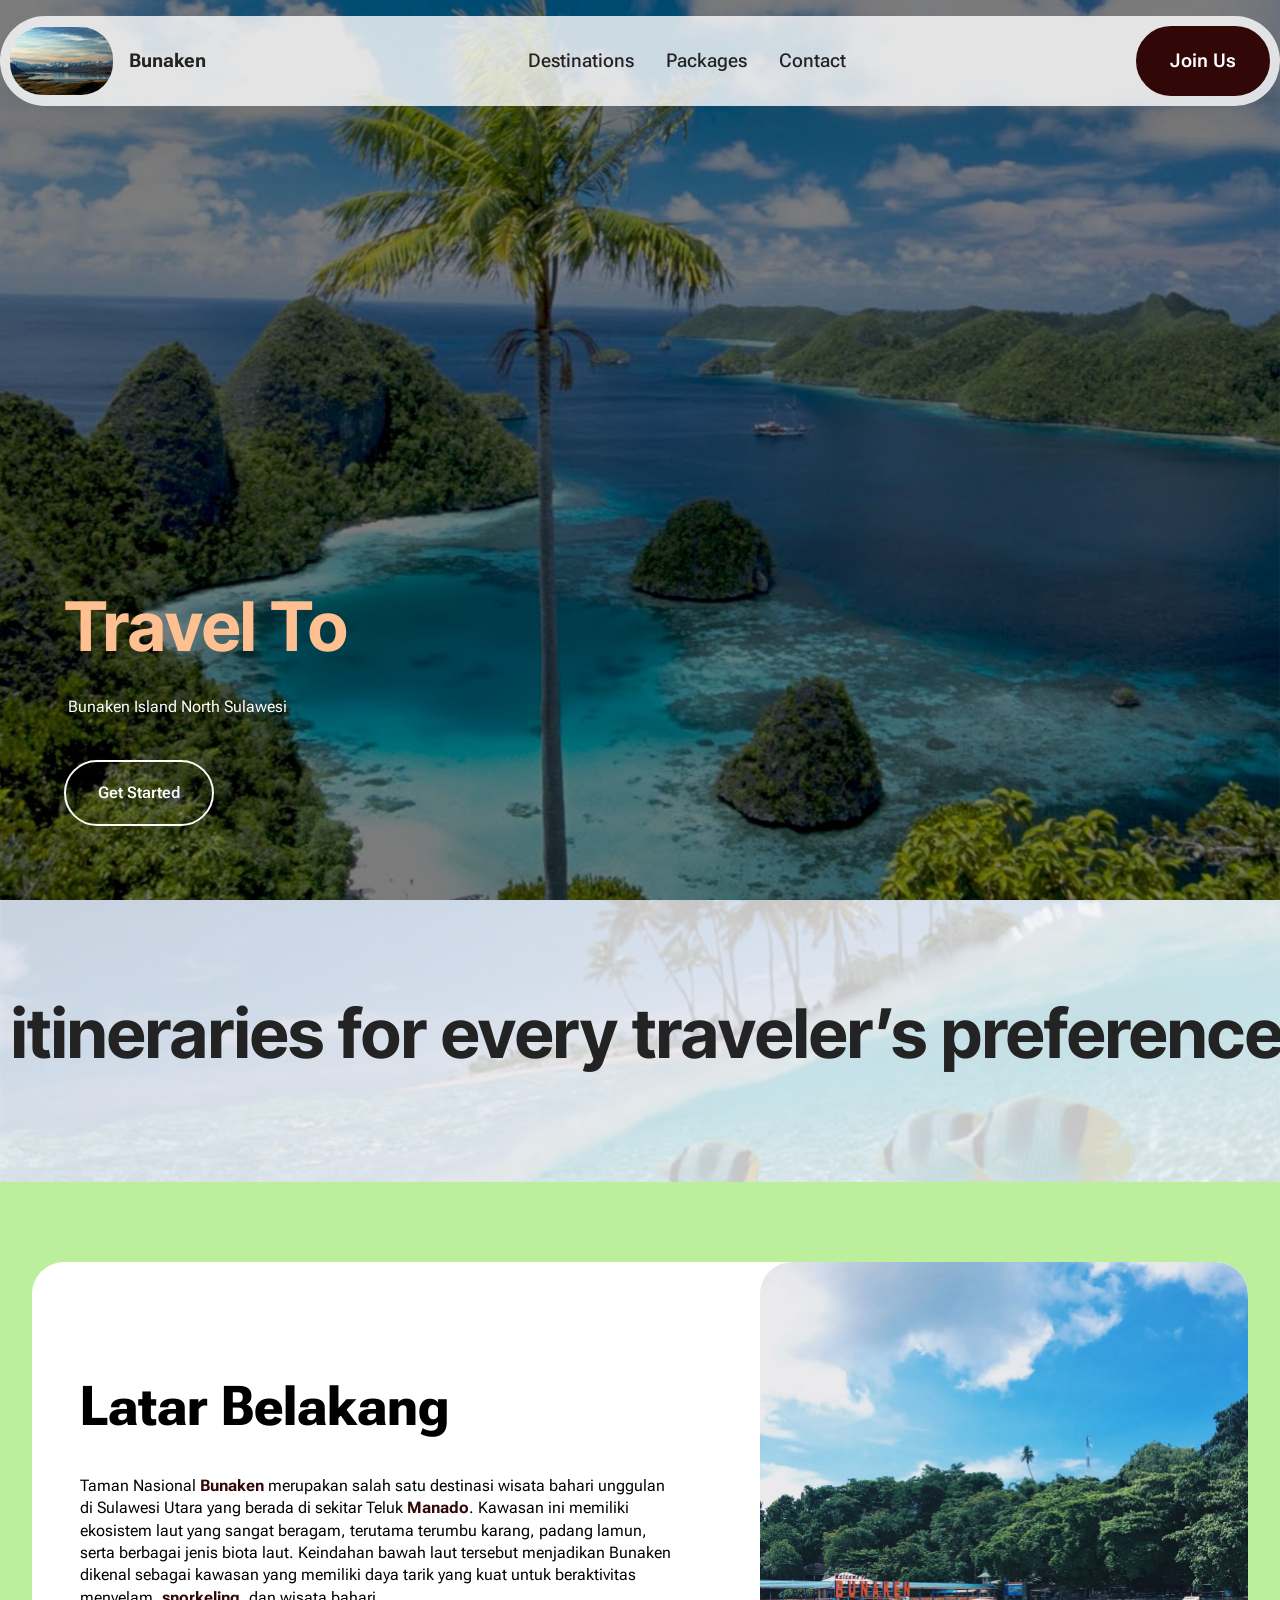
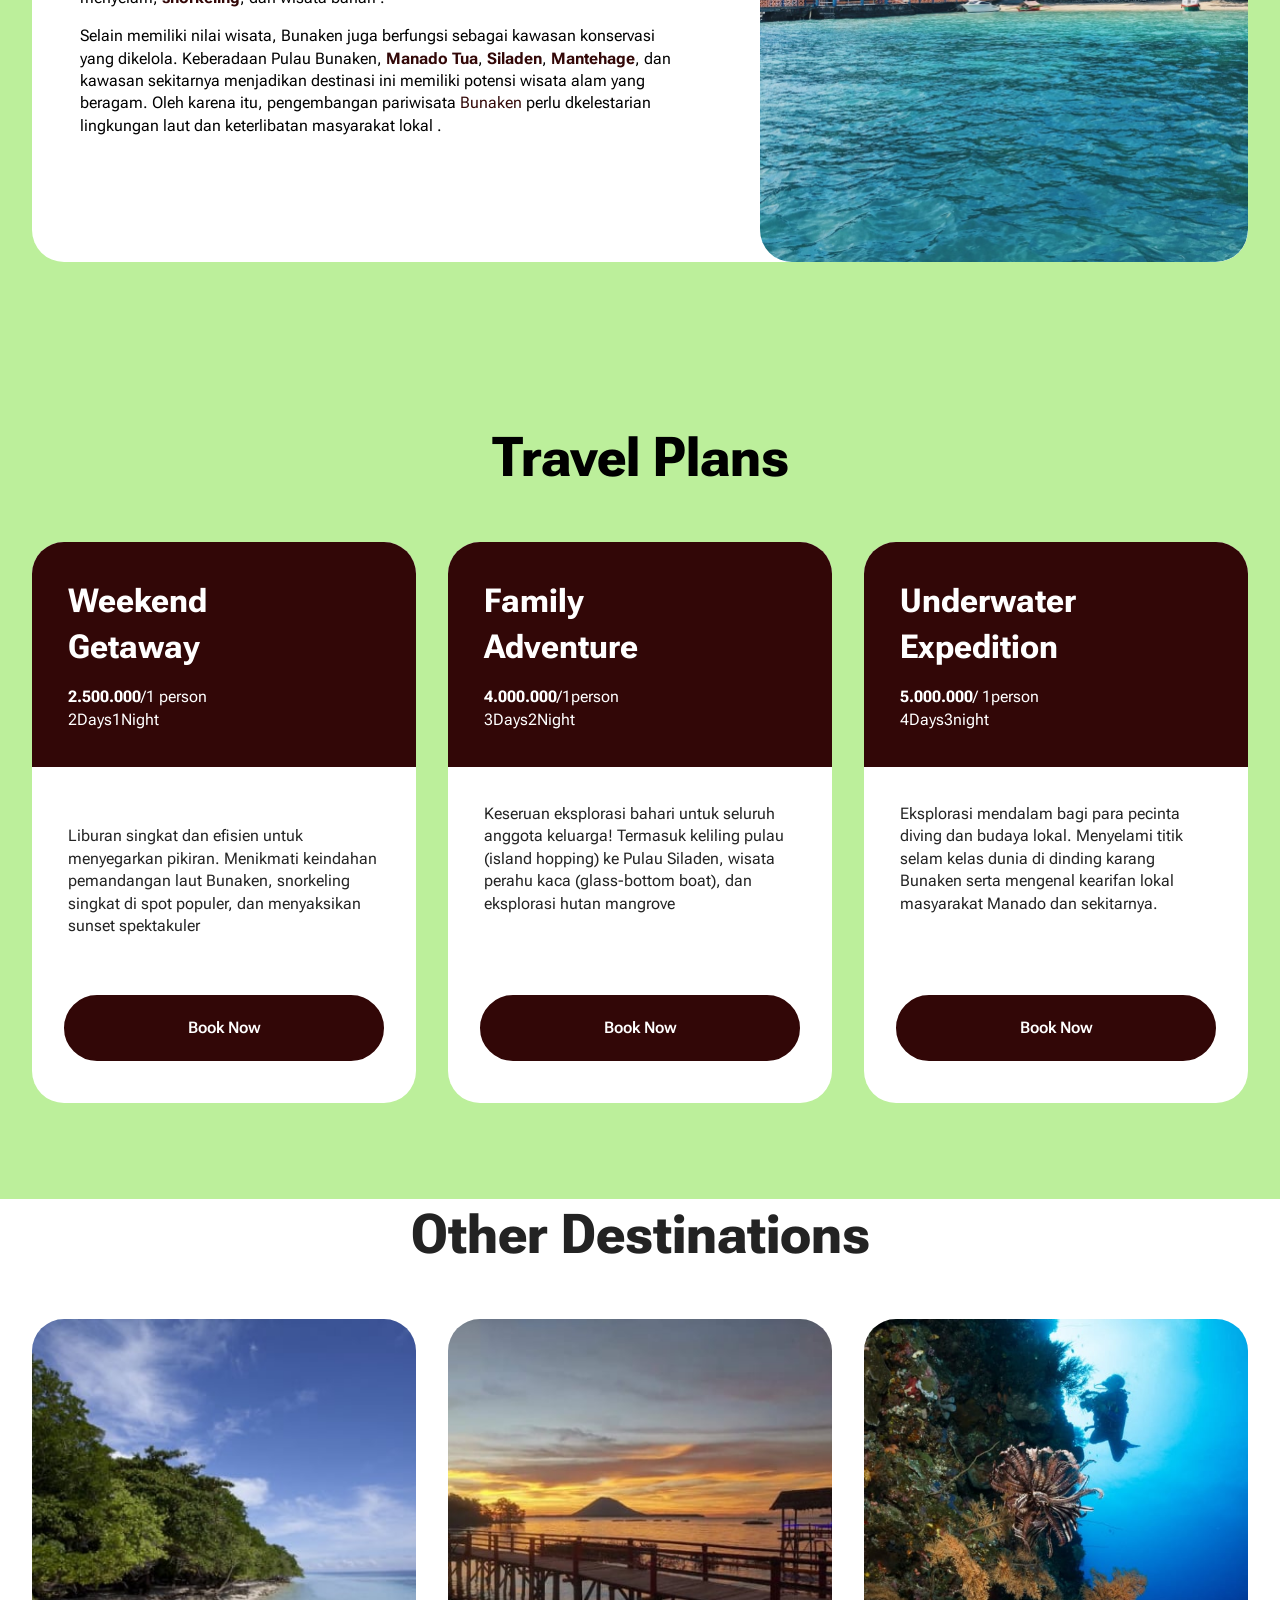
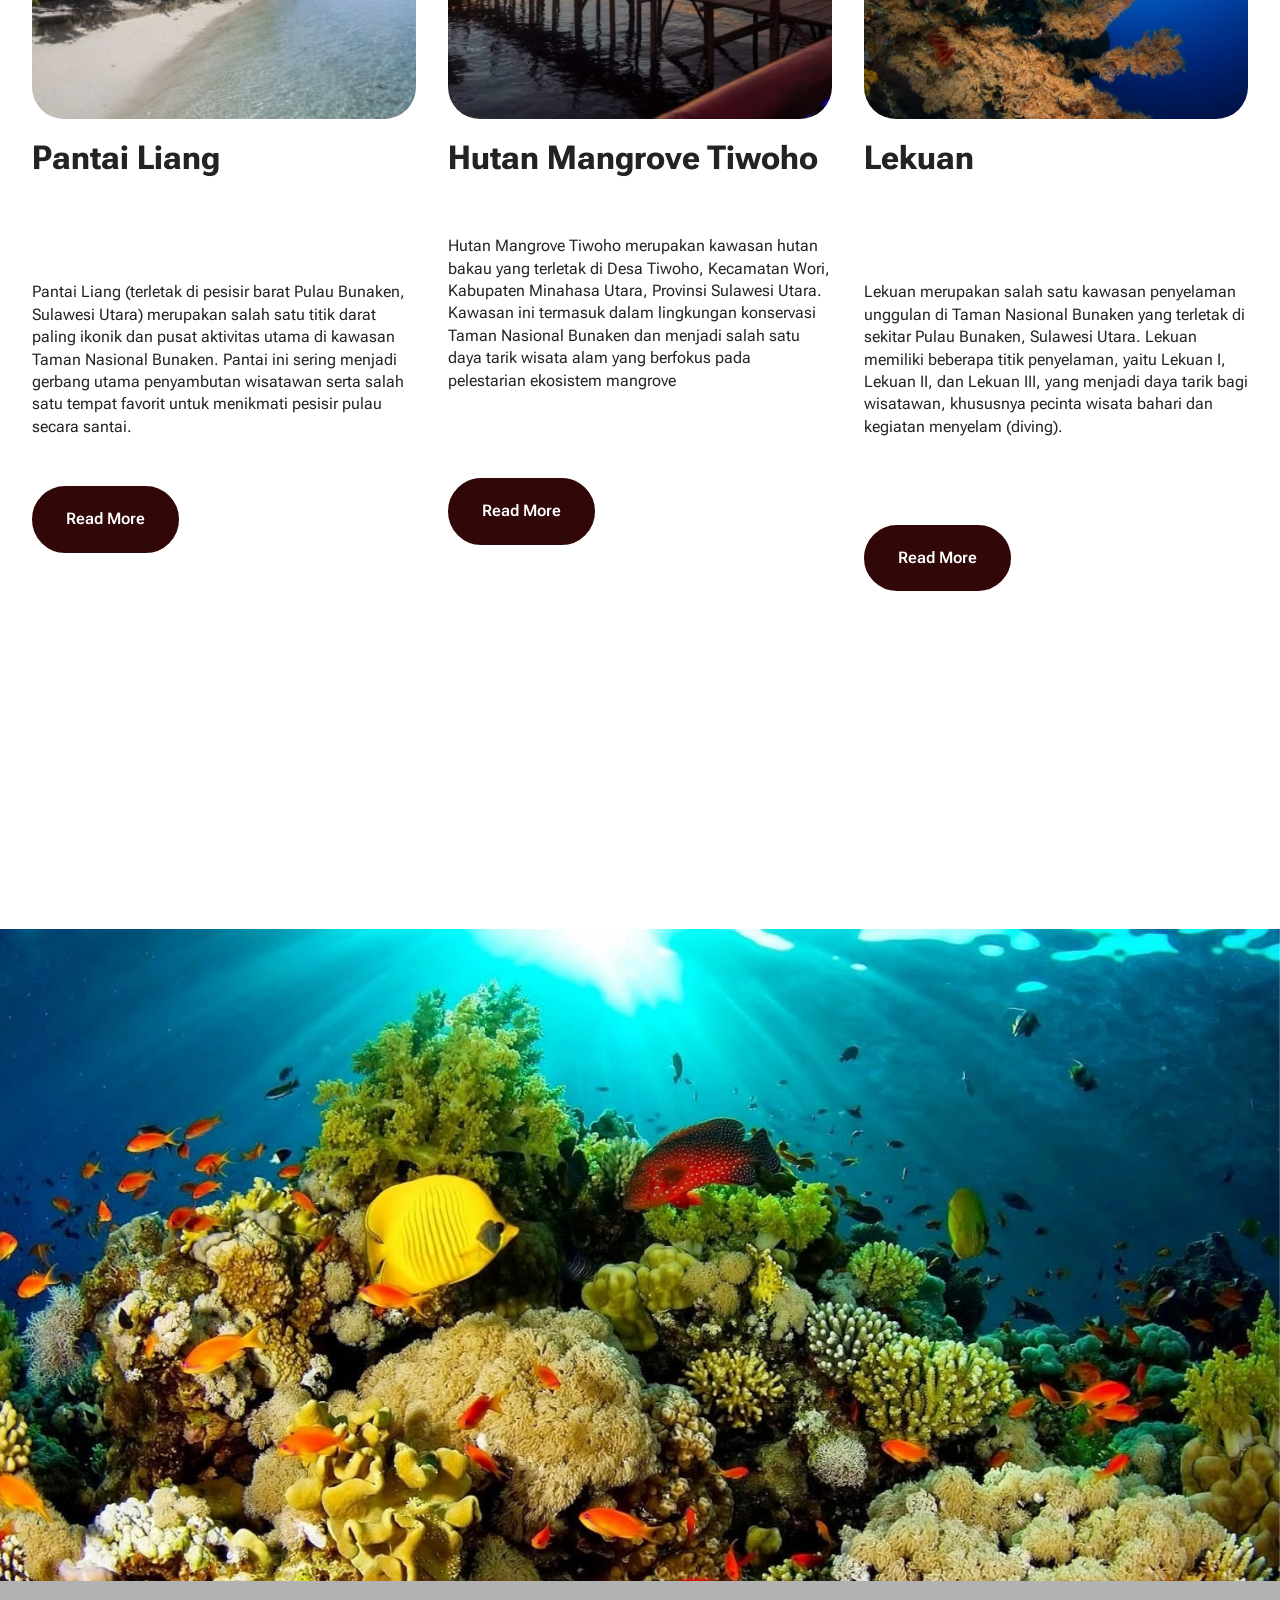
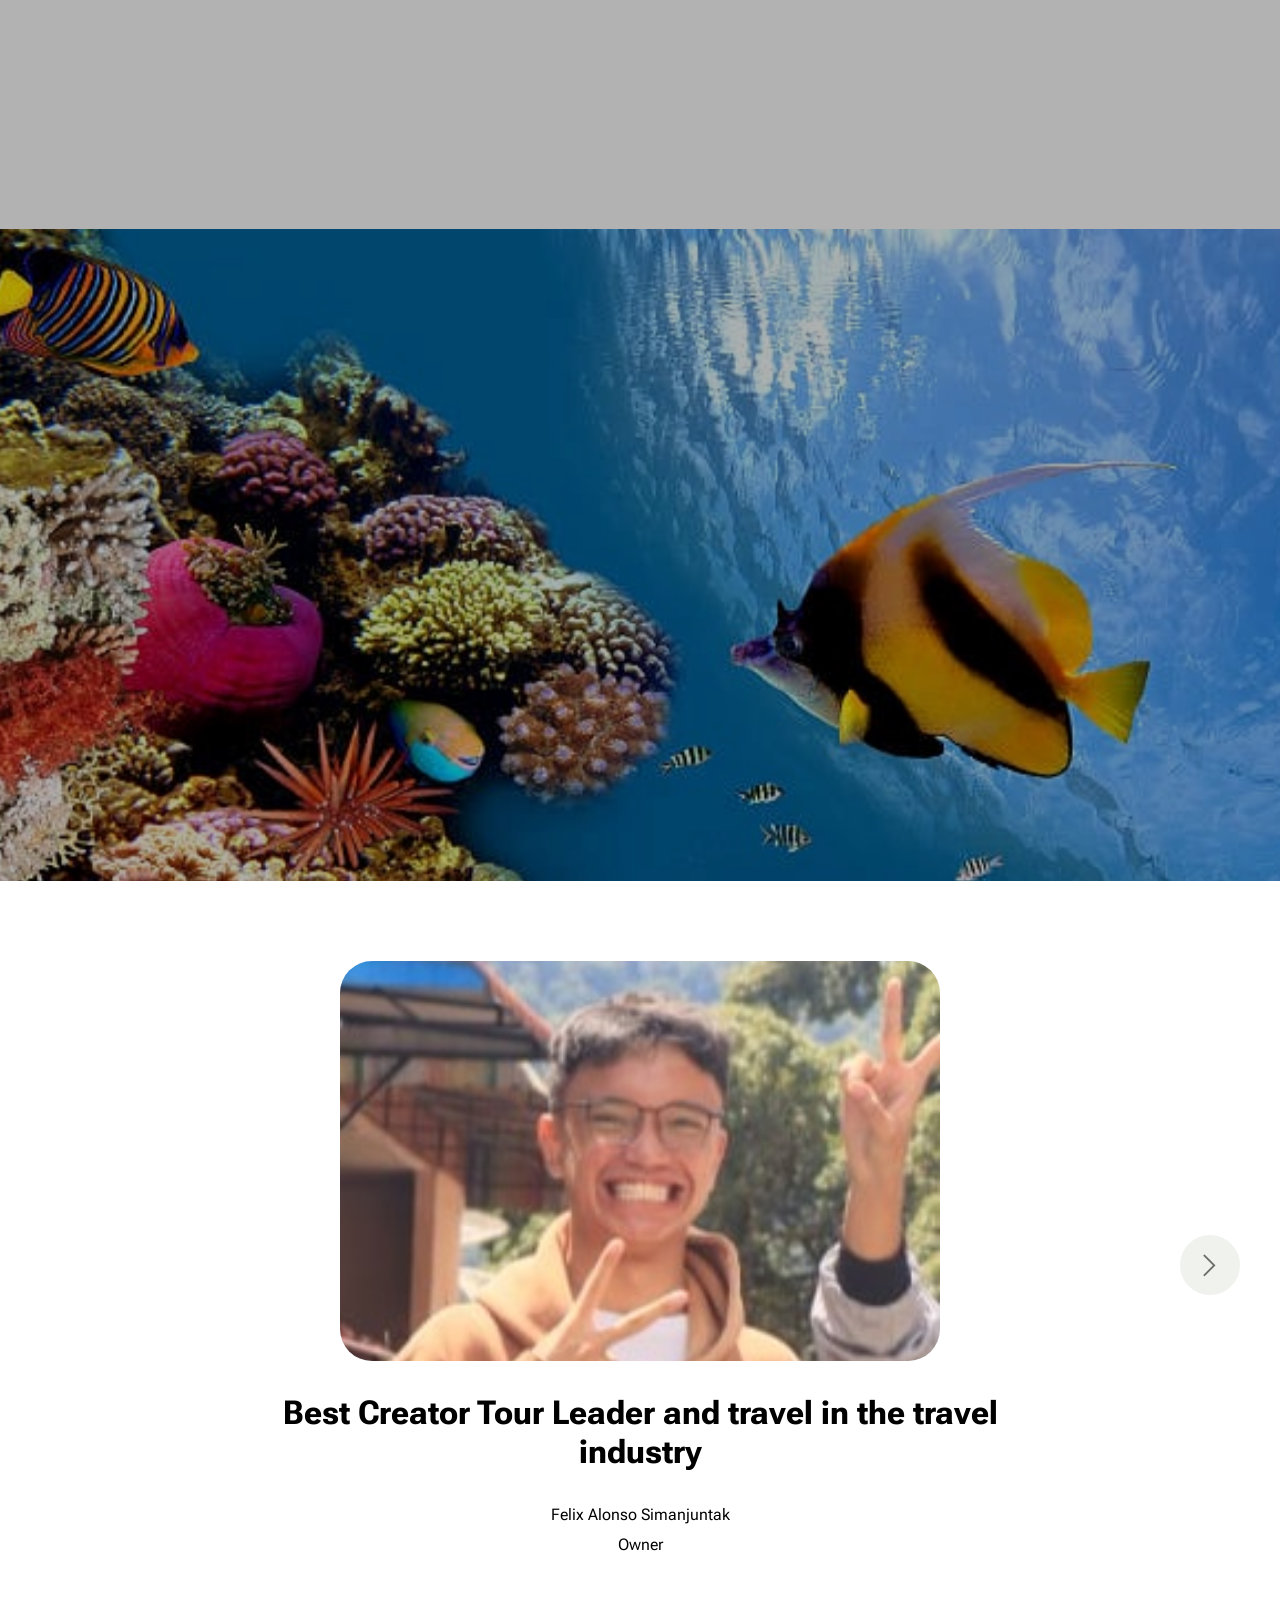
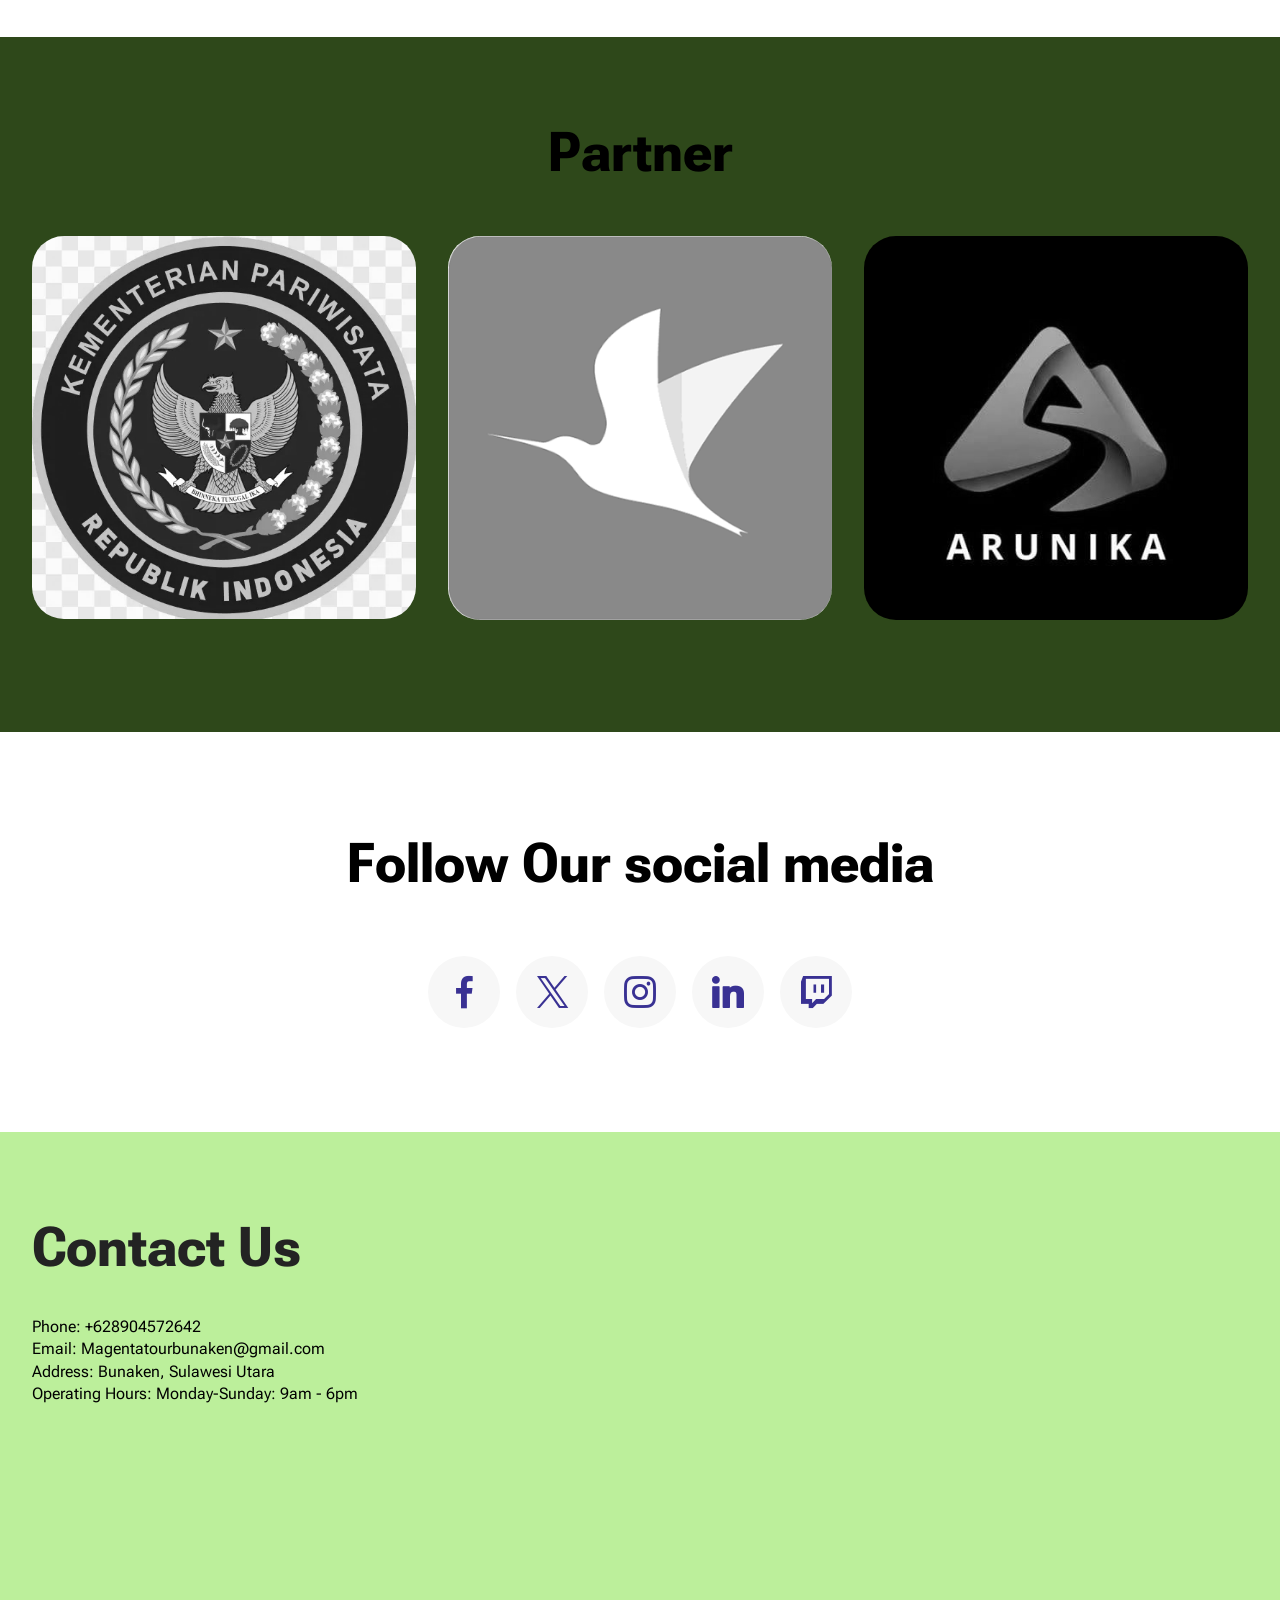
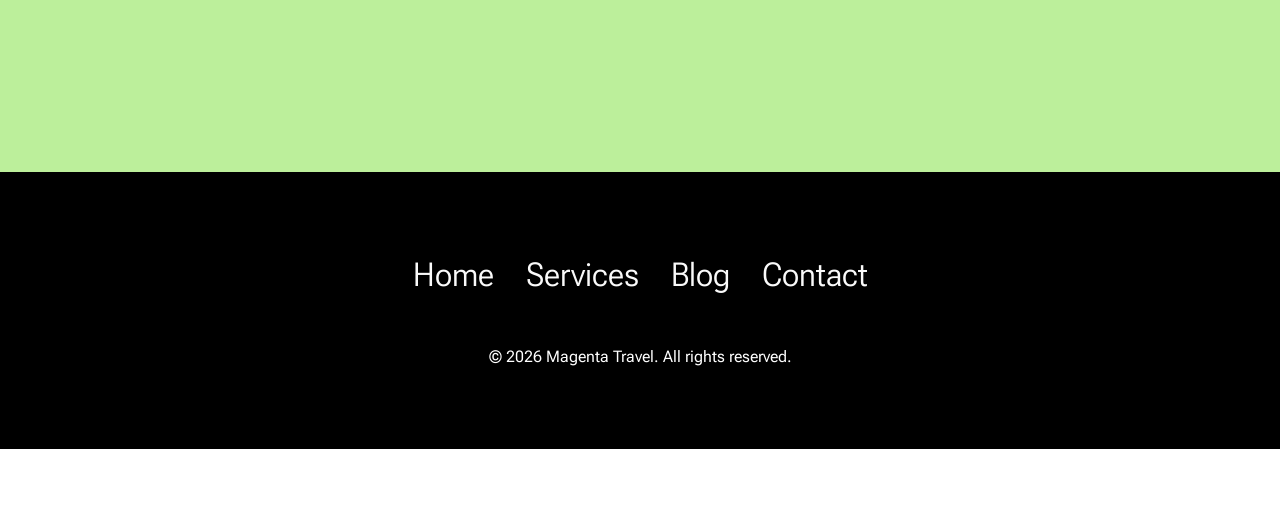
<file: index.html>
<!DOCTYPE html>
<html  >
<head>
  <!-- Site made with Mobirise Website Builder v6.1.12, https://mobirise.com -->
  <meta charset="UTF-8">
  <meta http-equiv="X-UA-Compatible" content="IE=edge">
  <meta name="generator" content="Mobirise v6.1.12, mobirise.com">
  <meta name="viewport" content="width=device-width, initial-scale=1, minimum-scale=1">
  <link rel="shortcut icon" href="assets/images/photo-1465056836041-7f43ac27dcb5.jpeg" type="image/x-icon">
  <meta name="description" content="Travel enthusiasts seek unique experiences, conveniences in booking, and quality service. Providers focus on customer satisfaction and innovative solutions.">
  
  
  <title>Home</title>
  <link rel="stylesheet" href="assets/web/assets/mobirise-icons2/mobirise2.css">
  <link rel="stylesheet" href="assets/bootstrap/css/bootstrap.min.css">
  <link rel="stylesheet" href="assets/parallax/jarallax.css">
  <link rel="stylesheet" href="assets/animatecss/animate.css">
  <link rel="stylesheet" href="assets/dropdown/css/style.css">
  <link rel="stylesheet" href="assets/socicon/css/styles.css">
  <link rel="stylesheet" href="assets/theme/css/style.css">
  <link rel="preload" href="https://fonts.googleapis.com/css?family=Inter+Tight:100,200,300,400,500,600,700,800,900,100i,200i,300i,400i,500i,600i,700i,800i,900i&display=swap" as="style" onload="this.onload=null;this.rel='stylesheet'">
  <noscript><link rel="stylesheet" href="https://fonts.googleapis.com/css?family=Inter+Tight:100,200,300,400,500,600,700,800,900,100i,200i,300i,400i,500i,600i,700i,800i,900i&display=swap"></noscript>
  <link rel="preload" href="https://fonts.googleapis.com/css2?family=Roboto+Flex:wght@400;700&display=swap&display=swap" as="style" onload="this.onload=null;this.rel='stylesheet'">
  <noscript><link rel="stylesheet" href="https://fonts.googleapis.com/css2?family=Roboto+Flex:wght@400;700&display=swap&display=swap"></noscript>
  <link rel="preload" as="style" href="assets/mobirise/css/mbr-additional.css?v=uK1t99"><link rel="stylesheet" href="assets/mobirise/css/mbr-additional.css?v=uK1t99" type="text/css">

  
  
  
</head>
<body>

<script async src="https://www.googletagmanager.com/gtm.js?id=G-J2ZH6P296Y"></script>
<script>
  window.dataLayer = window.dataLayer || [];
  function gtag(){dataLayer.push(arguments);}
  gtag('js', new Date());
</script>
  
  <section data-bs-version="5.1" class="menu menu2 cid-vwAIilwwLY" once="menu" id="menu-5-vwAIilwwLY">
	

	<nav class="navbar navbar-dropdown navbar-fixed-top navbar-expand-lg">
		<div class="container">
			<div class="navbar-brand">
				<span class="navbar-logo">
					<a href="https://mobiri.se">
						<img src="assets/images/photo-1465056836041-7f43ac27dcb5.jpeg" alt="Mobirise Website Builder" style="height: 4.3rem;">
					</a>
				</span>
				<span class="navbar-caption-wrap"><a class="navbar-caption text-black text-primary display-4" href="index.html">Bunaken</a></span>
			</div>
			<button class="navbar-toggler" type="button" data-toggle="collapse" data-bs-toggle="collapse" data-target="#navbarSupportedContent" data-bs-target="#navbarSupportedContent" aria-controls="navbarNavAltMarkup" aria-expanded="false" aria-label="Toggle navigation">
				<div class="hamburger">
					<span></span>
					<span></span>
					<span></span>
					<span></span>
				</div>
			</button>
			<div class="collapse navbar-collapse" id="navbarSupportedContent">
				<ul class="navbar-nav nav-dropdown" data-app-modern-menu="true"><li class="nav-item">
						<a class="nav-link link text-black text-primary display-4" href="index.html#about-us-5-vwAIilyypB">Destinations</a>
					</li>
					<li class="nav-item">
						<a class="nav-link link text-black text-primary display-4" href="index.html#pricing-cards-1-vwAIilwwcE" aria-expanded="false">Packages</a>
					</li>
					<li class="nav-item">
						<a class="nav-link link text-black display-4" href="https://mobiri.se">Contact</a>
					</li></ul>
				
				<div class="navbar-buttons mbr-section-btn">
					<a class="btn btn-primary display-4" href="https://mobiri.se">Join Us</a>
				</div>
			</div>
		</div>
	</nav>
</section>

<section data-bs-version="5.1" class="header18 cid-vwAIilwtdE mbr-fullscreen mbr-parallax-background" id="hero-15-vwAIilwtdE">
  

  <div class="mbr-overlay" style="opacity: 0.5; background-color: rgb(0, 0, 0);"></div>
  <div class="container-fluid">
    <div class="row">
      <div class="content-wrap col-12 col-md-12">
        <h1 class="mbr-section-title mbr-fonts-style mbr-white mb-4 display-1"><strong>Travel To</strong></h1>
        
        <p class="mbr-fonts-style mbr-text mbr-white mb-4 display-7">&nbsp;Bunaken Island North Sulawesi</p>
        <div class="mbr-section-btn"><a class="btn btn-white-outline display-7" href="https://mobiri.se">Get Started</a></div>
      </div>
    </div>
  </div>
</section>

<section data-bs-version="5.1" class="gallery10 cid-vwAIilxyux" id="features-69-vwAIilxyux">
  

<div class="mbr-overlay" style="opacity: 0.8; background-color: rgb(247, 247, 247);">
</div>
  <div class="container-fluid">

      <div class="loop-container">
        <div class="item display-1" data-linewords="Unique itineraries for every traveler’s preference. * Expert travel guides ready for your assistance. * " data-direction="-1" data-speed="0.05">☁️ Best offers ☁️ Free delivery ☁️ Perfect design ☁️ Comfort ☁️ Support 24/7 ☁️ Vibes</div>

        <div class="item display-1" data-linewords="Unique itineraries for every traveler’s preference. * Expert travel guides ready for your assistance. * " data-direction="-1" data-speed="0.05">☁️ Best offers ☁️ Free delivery ☁️ Perfect design ☁️ Comfort ☁️ Support 24/7 ☁️ Vibes</div>
      </div>
    
  </div>
</section>

<section data-bs-version="5.1" class="article05 cid-vwAIilyypB" id="about-us-5-vwAIilyypB">
  

  
  

  <div class="container">
    <div class="row justify-content-center align-items-center">
      <div class="col-12">
        <div class="card-wrapper">
          <div class="row">
            <div class="col-12 col-md-12 col-lg-5 image-wrapper">
              <img class="w-100" src="assets/images/wp10005344-978x1304.jpg" alt="Mobirise Website Builder">
            </div>
            <div class="col-12 col-lg col-md-12">
              <div class="text-wrapper align-left">
                <h1 class="mbr-section-title mbr-fonts-style mb-4 display-2"><strong>Latar Belakang</strong></h1>
                <p class="mbr-text mbr-fonts-style mb-3 display-7">Taman Nasional <a href="https://id.wikipedia.org/wiki/Pulau_Bunaken" class="text-primary"><strong>Bunaken </strong></a>merupakan salah satu destinasi wisata bahari unggulan di Sulawesi Utara yang berada di sekitar Teluk <a href="https://id.wikipedia.org/wiki/Kota_Manado" class="text-primary"><strong>Manado</strong></a>. Kawasan ini memiliki ekosistem laut yang sangat beragam, terutama terumbu karang, padang lamun, serta berbagai jenis biota laut. Keindahan bawah laut tersebut menjadikan Bunaken dikenal sebagai kawasan yang memiliki daya tarik yang kuat untuk beraktivitas menyelam, <a href="https://en.wikipedia.org/wiki/Snorkeling" class="text-primary"><strong>snorkeling</strong></a>, dan wisata bahari .</p>
                <p class="mbr-text mbr-fonts-style mb-3 display-7">Selain memiliki nilai wisata, Bunaken juga berfungsi sebagai kawasan konservasi yang dikelola. Keberadaan Pulau Bunaken, <a href="https://en.wikipedia.org/wiki/Manado_Tua" class="text-primary"><strong>Manado Tua</strong></a>, <a href="https://id.wikipedia.org/wiki/Pulau_Siladen" class="text-primary"><strong>Siladen</strong></a>, <a href="https://id.wikipedia.org/wiki/Pulau_Mantehage" class="text-primary"><strong>Mantehage</strong></a>, dan kawasan sekitarnya menjadikan destinasi ini memiliki potensi wisata alam yang beragam. Oleh karena itu, pengembangan pariwisata <a href="https://en.wikipedia.org/wiki/Bunaken" class="text-primary">Bunaken </a>perlu dkelestarian lingkungan laut dan keterlibatan masyarakat lokal .</p>
                <p class="mbr-text mbr-fonts-style display-7"></p>
                
              </div>
            </div>
          </div>
        </div>
      </div>
    </div>
  </div>
</section>

<section data-bs-version="5.1" class="pricing1 cid-vwAIilwwcE" id="pricing-cards-1-vwAIilwwcE">
    
    
    <div class="container-fluid">
        <div class="row justify-content-center">
            <div class="col-12 content-head">
                <div class="mbr-section-head mb-5">
                    <h4 class="mbr-section-title mbr-fonts-style align-center mb-0 display-2">
                        <strong>Travel Plans</strong>
                    </h4>
                    
                </div>
            </div>
        </div>
        <div class="row">
            <div class="item features-without-image col-12 col-md-6 col-lg-4 item-mb active">
                <div class="item-wrapper">
                    <div class="item-head">
                        <h5 class="item-title mbr-fonts-style mb-3 display-5">
                            <strong>Weekend </strong><br><strong>Getaway</strong>
                        </h5>
                        <h6 class="item-subtitle mbr-fonts-style mt-0 mb-0 display-7"><strong>2.500.000</strong>/1 person<br>2Days1Night</h6>
                    </div>
                    <div class="item-content">
                        <p class="mbr-text mbr-fonts-style display-7"><br>Liburan singkat dan efisien untuk menyegarkan pikiran. Menikmati keindahan pemandangan laut Bunaken, snorkeling singkat di spot populer, dan menyaksikan sunset spektakuler</p>
                    </div>
                    <div class="mbr-section-btn item-footer"><a href="page1.html" class="btn item-btn btn-primary display-7">Book Now</a></div>
                </div>
            </div>
            <div class="item features-without-image col-12 col-md-6 col-lg-4 item-mb">
                <div class="item-wrapper">
                    <div class="item-head">
                        <h5 class="item-title mbr-fonts-style mb-3 display-5">
                            <strong>Family </strong><br><strong>Adventure</strong>
                        </h5>
                        <h6 class="item-subtitle mbr-fonts-style mt-0 mb-0 display-7"><strong>4.000.000</strong>/1person<br> 3Days2Night</h6>
                    </div>
                    <div class="item-content">
                        <p class="mbr-text mbr-fonts-style display-7">Keseruan eksplorasi bahari untuk seluruh anggota keluarga! Termasuk keliling pulau (island hopping) ke Pulau Siladen, wisata perahu kaca (glass-bottom boat), dan eksplorasi hutan mangrove</p>
                    </div>
                    <div class="mbr-section-btn item-footer"><a href="page2.html" class="btn item-btn btn-primary display-7">Book Now</a></div>
                </div>
            </div>

            <div class="item features-without-image col-12 col-md-6 col-lg-4 item-mb">
                <div class="item-wrapper">
                    <div class="item-head">
                        <h5 class="item-title mbr-fonts-style mb-3 display-5"><strong>Underwater</strong><br><strong>Expedition</strong></h5>
                        <h6 class="item-subtitle mbr-fonts-style mt-0 mb-0 display-7"><strong>5.000.000</strong>/ 1person <br>4Days3night</h6>
                    </div>
                    <div class="item-content">
                        <p class="mbr-text mbr-fonts-style display-7">Eksplorasi mendalam bagi para pecinta diving dan budaya lokal. Menyelami titik selam kelas dunia di dinding karang Bunaken serta mengenal kearifan lokal masyarakat Manado dan sekitarnya.</p>
                    </div>
                    <div class="mbr-section-btn item-footer"><a href="page3.html" class="btn item-btn btn-primary display-7">Book Now</a></div>
                </div>
            </div>

            
        </div>
    </div>
</section>

<section data-bs-version="5.1" class="features03 cid-vwAIilzD5X" id="events-1-vwAIilzD5X">
  
  
  <div class="container-fluid">
    <div class="row justify-content-center mb-5">
      <div class="col-12 content-head">
        <div class="mbr-section-head">
          <h4 class="mbr-section-title mbr-fonts-style align-center mb-0 display-2"><strong>Other Destinations</strong></h4>
          
        </div>
      </div>
    </div>
    <div class="row">
      <div class="item features-image col-12 col-md-6 col-lg-4 active">
        <div class="item-wrapper">
          <div class="item-img mb-3">
            <img src="assets/images/hamparan-pasir-pantai-liang-yang-memanjang-dan-begitu-indah-2-561x374.jpg" alt="Mobirise Website Builder" title="" data-slide-to="3" data-bs-slide-to="3">
          </div>
          <div class="item-content align-left">
            <h5 class="item-title mbr-fonts-style mb-2 mt-0 display-5"><strong>Pantai Liang</strong><br><br><strong><br></strong></h5>
            <p class="mbr-text mbr-fonts-style mb-3 display-7">Pantai Liang (terletak di pesisir barat Pulau Bunaken, Sulawesi Utara) merupakan salah satu titik darat paling ikonik dan pusat aktivitas utama di kawasan Taman Nasional Bunaken. Pantai ini sering menjadi gerbang utama penyambutan wisatawan serta salah satu tempat favorit untuk menikmati pesisir pulau secara santai.
<br>
<br></p>
            <p class="mbr-text mbr-fonts-style mb-3 display-7"></p>
            <div class="mbr-section-btn item-footer"><a href="page5.html" class="btn item-btn btn-primary display-7">Read More</a></div>
          </div>
        </div>
      </div><div class="item features-image col-12 col-md-6 col-lg-4">
        <div class="item-wrapper">
          <div class="item-img mb-3">
            <img src="assets/images/whatsapp20image202026-10-2020at2011.24.1820am-561x421.jpg" alt="Mobirise Website Builder" title="" data-slide-to="1" data-bs-slide-to="1">
          </div>
          <div class="item-content align-left">
            <h5 class="item-title mbr-fonts-style mb-2 mt-0 display-5"><strong>Hutan Mangrove Tiwoho</strong><br><strong><br></strong></h5>
            <p class="mbr-text mbr-fonts-style mb-3 display-7">Hutan Mangrove Tiwoho merupakan kawasan hutan bakau yang terletak di Desa Tiwoho, Kecamatan Wori, Kabupaten Minahasa Utara, Provinsi Sulawesi Utara. Kawasan ini termasuk dalam lingkungan konservasi Taman Nasional Bunaken dan menjadi salah satu daya tarik wisata alam yang berfokus pada pelestarian ekosistem mangrove&nbsp;<br></p>
            <p class="mbr-text mbr-fonts-style mb-3 display-7"><br><br></p>
            <div class="mbr-section-btn item-footer"><a href="page6.html" class="btn item-btn btn-primary display-7">Read More</a></div>
          </div>
        </div>
      </div><div class="item features-image col-12 col-md-6 col-lg-4">
        <div class="item-wrapper">
          <div class="item-img mb-3">
            <img src="assets/images/whatsapp20image202026-10-2020at2011.08.3820am-561x748.jpg" alt="Mobirise Website Builder" title="" data-slide-to="2" data-bs-slide-to="2">
          </div>
          <div class="item-content align-left">
            <h5 class="item-title mbr-fonts-style mt-0 mb-2 display-5"><strong>Lekuan&nbsp;</strong><br><br><strong><br></strong></h5>
            <p class="mbr-text mbr-fonts-style mb-3 display-7">Lekuan merupakan salah satu kawasan penyelaman unggulan di Taman Nasional Bunaken yang terletak di sekitar Pulau Bunaken, Sulawesi Utara. Lekuan memiliki beberapa titik penyelaman, yaitu Lekuan I, Lekuan II, dan Lekuan III, yang menjadi daya tarik bagi wisatawan, khususnya pecinta wisata bahari dan kegiatan menyelam (diving).</p>
            <p class="mbr-text mbr-fonts-style mb-3 display-7"><br><br></p>
            <div class="mbr-section-btn item-footer"><a href="page4.html" class="btn item-btn btn-primary display-7">Read More</a></div>
          </div>
        </div>
      </div>
      
      
      
    </div>
  </div>
</section>

<section data-bs-version="5.1" class="image02 cid-vwAIilzH9e mbr-fullscreen mbr-parallax-background" id="image-13-vwAIilzH9e">
    
    
    <div class="container">
        <div class="row"></div>
    </div>
</section>

<section data-bs-version="5.1" class="header18 cid-vwAIilzEcv mbr-fullscreen mbr-parallax-background" id="video-5-vwAIilzEcv">
  

  <div class="mbr-overlay" style="opacity: 0.3; background-color: rgb(0, 0, 0);"></div>
  <div class="container-fluid">
    <div class="row">
    </div>
  </div>
</section>

<section data-bs-version="5.1" class="slider2 mbr-embla cid-vwAIilCEVI" id="testimonials-1-vwAIilCEVI">
    

    
    

    <div class="position-relative text-center">
        

        <div class="embla" data-skip-snaps="true" data-align="center" data-auto-play="true" data-auto-play-interval="5" data-draggable="true">
            <div class="embla__viewport container">
                <div class="embla__container">
                    
                    <div class="embla__slide slider-image item active" style="margin-left: 10rem; margin-right: 10rem;">
                        <div class="user">
                            <div class="user_image">
                                <div class="item-wrapper position-relative">
                                    <img src="assets/images/img-5691-720x1283.jpeg" alt="Mobirise Website Builder" data-slide-to="0" data-bs-slide-to="0">
                                </div>
                            </div>
                            <div class="user_text mb-4">
                                <p class="mbr-fonts-style user_text display-5"><strong>Best Creator Tour Leader and travel in the travel industry</strong></p>
                            </div>
                            <div class="user_name mbr-fonts-style mb-2 display-7">Felix Alonso Simanjuntak</div>
                            <div class="user_desk mbr-fonts-style display-7">Owner</div>
                        </div>
                    </div><div class="embla__slide slider-image item" style="margin-left: 10rem; margin-right: 10rem;">
                        <div class="user">
                            <div class="user_image">
                                <div class="item-wrapper position-relative">
                                    <img src="assets/images/whatsapp20image202026-10-2020at2011.59.3120am-600x800.jpg" alt="Mobirise Website Builder" data-slide-to="1" data-bs-slide-to="1">
                                </div>
                            </div>
                            <div class="user_text mb-4">
                                <p class="mbr-fonts-style user_text display-5">
                                    <strong>Absolutely the best service in the travel industry!</strong>
                                </p>
                            </div>
                            <div class="user_name mbr-fonts-style mb-2 display-7">Octavianus Leodi Nathan</div>
                            <div class="user_desk mbr-fonts-style display-7">Manager&nbsp;</div>
                        </div>
                    </div>
                    
                </div>
            </div>
            <button class="embla__button embla__button--prev">
                <span class="mobi-mbri mobi-mbri-arrow-prev mbr-iconfont" aria-hidden="true"></span>
                <span class="sr-only visually-hidden visually-hidden">Previous</span>
            </button>
            <button class="embla__button embla__button--next">
                <span class="mobi-mbri mobi-mbri-arrow-next mbr-iconfont" aria-hidden="true"></span>
                <span class="sr-only visually-hidden visually-hidden">Next</span>
            </button>
        </div>
    </div>
</section>

<section data-bs-version="5.1" class="clients04 cid-vwAIilB6pO" id="partners-1-vwAIilB6pO">
    
    
    <div class="container-fluid">
        <div class="row justify-content-center mb-5">
            <div class="col-12 content-head">
                <div class="mbr-section-head">
                    <h4 class="mbr-section-title mbr-fonts-style align-center mb-0 display-2"><strong>Partner</strong></h4>
                    
                </div>
            </div>
        </div>
        <div class="row">
            <div class="item features-image col-12 col-md-6 col-sm-6 col-lg-4 active">
                <div class="item-wrapper">
                    <div class="">
                        <img src="assets/images/logo-kemenpar-1.webp" alt="Mobirise Website Builder" title="" data-slide-to="1" data-bs-slide-to="1">
                    </div>
                    
                </div>
            </div>
            <div class="item features-image col-12 col-md-6 col-sm-6 col-lg-4">
                <div class="item-wrapper">
                    <div class="">
                        <img src="assets/images/images203-447x447.png" alt="Mobirise Website Builder" title="" data-slide-to="2" data-bs-slide-to="2">
                    </div>
                    
                </div>
            </div>
            
            
            <div class="item features-image col-12 col-md-6 col-sm-6 col-lg-4">
                <div class="item-wrapper">
                    <div class="">
                        <img src="assets/images/images-447x447.jpg" alt="Mobirise Website Builder" title="" data-slide-to="5" data-bs-slide-to="5">
                    </div>
                    
                </div>
            </div>
            
        </div>
    </div>
</section>

<section data-bs-version="5.1" class="social05 cid-vwAIilDJkP" id="follow-us-2-vwAIilDJkP">
    

    

    <div class="container">
        <div class="row">
            <h3 class="mbr-section-title align-center mb-5 mbr-fonts-style display-2">
                <strong>Follow Our social media</strong></h3>
            <div class="col-12">
                <div class="social-row">
                    <div class="soc-item">
                        <a href="https://mobiri.se/" target="_blank">
                            <span class="mbr-iconfont socicon socicon-facebook"></span>
                        </a>
                    </div>
                    <div class="soc-item">
                        <a href="https://mobiri.se/" target="_blank">
                            <span class="mbr-iconfont socicon-twitter socicon"></span>
                        </a>
                    </div>
                    <div class="soc-item">
                        <a href="https://mobiri.se/" target="_blank">
                            <span class="mbr-iconfont socicon-instagram socicon"></span>
                        </a>
                    </div>
                    <div class="soc-item">
                        <a href="https://mobiri.se/" target="_blank">
                            <span class="mbr-iconfont socicon socicon-linkedin"></span>
                        </a>
                    </div>
                    <div class="soc-item">
                        <a href="https://mobiri.se/" target="_blank">
                            <span class="mbr-iconfont socicon socicon-twitch"></span>
                        </a>
                    </div>
                </div>
            </div>
        </div>
    </div>
</section>

<section data-bs-version="5.1" class="contacts03 cid-vwAIilERIC" id="contacts-11-vwAIilERIC">
  

  
  <div class="container">
    <div class="row justify-content-center">
      <div class="col-lg-4">
        <div class="col-12 col-md-12">
          <h5 class="mbr-section-title mbr-fonts-style mt-0 mb-4 display-2">
            <strong>Contact Us</strong>
          </h5>
          <p class="mbr-section-subtitle mbr-fonts-style mt-0 mb-4 display-7">
            Phone: +628904572642<br>Email: Magentatourbunaken@gmail.com<br>Address: Bunaken, Sulawesi Utara<br>Operating Hours: Monday-Sunday: 9am - 6pm
          </p> 

          
        </div>
      </div>
        <div class="col-lg-8 side-features">
        <div class="google-map"><iframe frameborder="0" style="border:0" src="https://www.google.com/maps/embed?pb=!1m18!1m12!1m3!1d31905.882534199824!2d124.7389765898537!3d1.6140477447734378!2m3!1f0!2f0!3f0!3m2!1i1024!2i768!4f13.1!3m3!1m2!1s0x32879a3c17d8d75b%3A0xe07329f226330faf!2sBunaken!5e0!3m2!1sen!2sid!4v1792482681573!5m2!1sen!2sid" allowfullscreen=""></iframe></div>
      </div>
    </div>
  </div>
</section>

<section data-bs-version="5.1" class="footer3 cid-vwAIilEKyB" once="footers" id="footer-6-vwAIilEKyB">

        

    

    <div class="container">
        <div class="row">
            <div class="row-links">
                <ul class="header-menu">
                  
                  
                  
                  
                <li class="header-menu-item mbr-fonts-style display-5">
                    <a href="index.html" class="text-white text-primary">Home</a>
                  </li><li class="header-menu-item mbr-fonts-style display-5">
                    <a href="#" class="text-white">Services</a>
                  </li><li class="header-menu-item mbr-fonts-style display-5">
                    <a href="#" class="text-white">Blog</a>
                  </li><li class="header-menu-item mbr-fonts-style display-5">
                    <a href="#" class="text-white">Contact</a>
                  </li></ul>
              </div>

            
            <div class="col-12 mt-4">
                <p class="mbr-fonts-style copyright display-7">© 2026 Magenta Travel. All rights reserved.</p>
            </div>
        </div>
    </div>
</section><section class="display-7" style="padding: 0;align-items: center;justify-content: center;flex-wrap: wrap;    align-content: center;display: flex;position: relative;height: 4rem;"><a href="https://mobiri.se/" style="flex: 1 1;height: 4rem;position: absolute;width: 100%;z-index: 1;"><img alt="" style="height: 4rem;" src="[data-uri]"></a><p style="margin: 0;text-align: center;" class="display-7">&#8204;</p><a style="z-index:1" href="https://mobirise.com/html-builder.html">HTML Website Generator</a></section><script src="assets/bootstrap/js/bootstrap.bundle.min.js"></script>  <script src="assets/parallax/jarallax.js"></script>  <script src="assets/smoothscroll/smooth-scroll.js"></script>  <script src="assets/ytplayer/index.js"></script>  <script src="assets/dropdown/js/navbar-dropdown.js"></script>  <script src="assets/embla/embla.min.js"></script>  <script src="assets/embla/script.js"></script>  <script src="assets/theme/js/script.js"></script>  
  
  
  <input name="animation" type="hidden">
  </body>
</html>
</file>
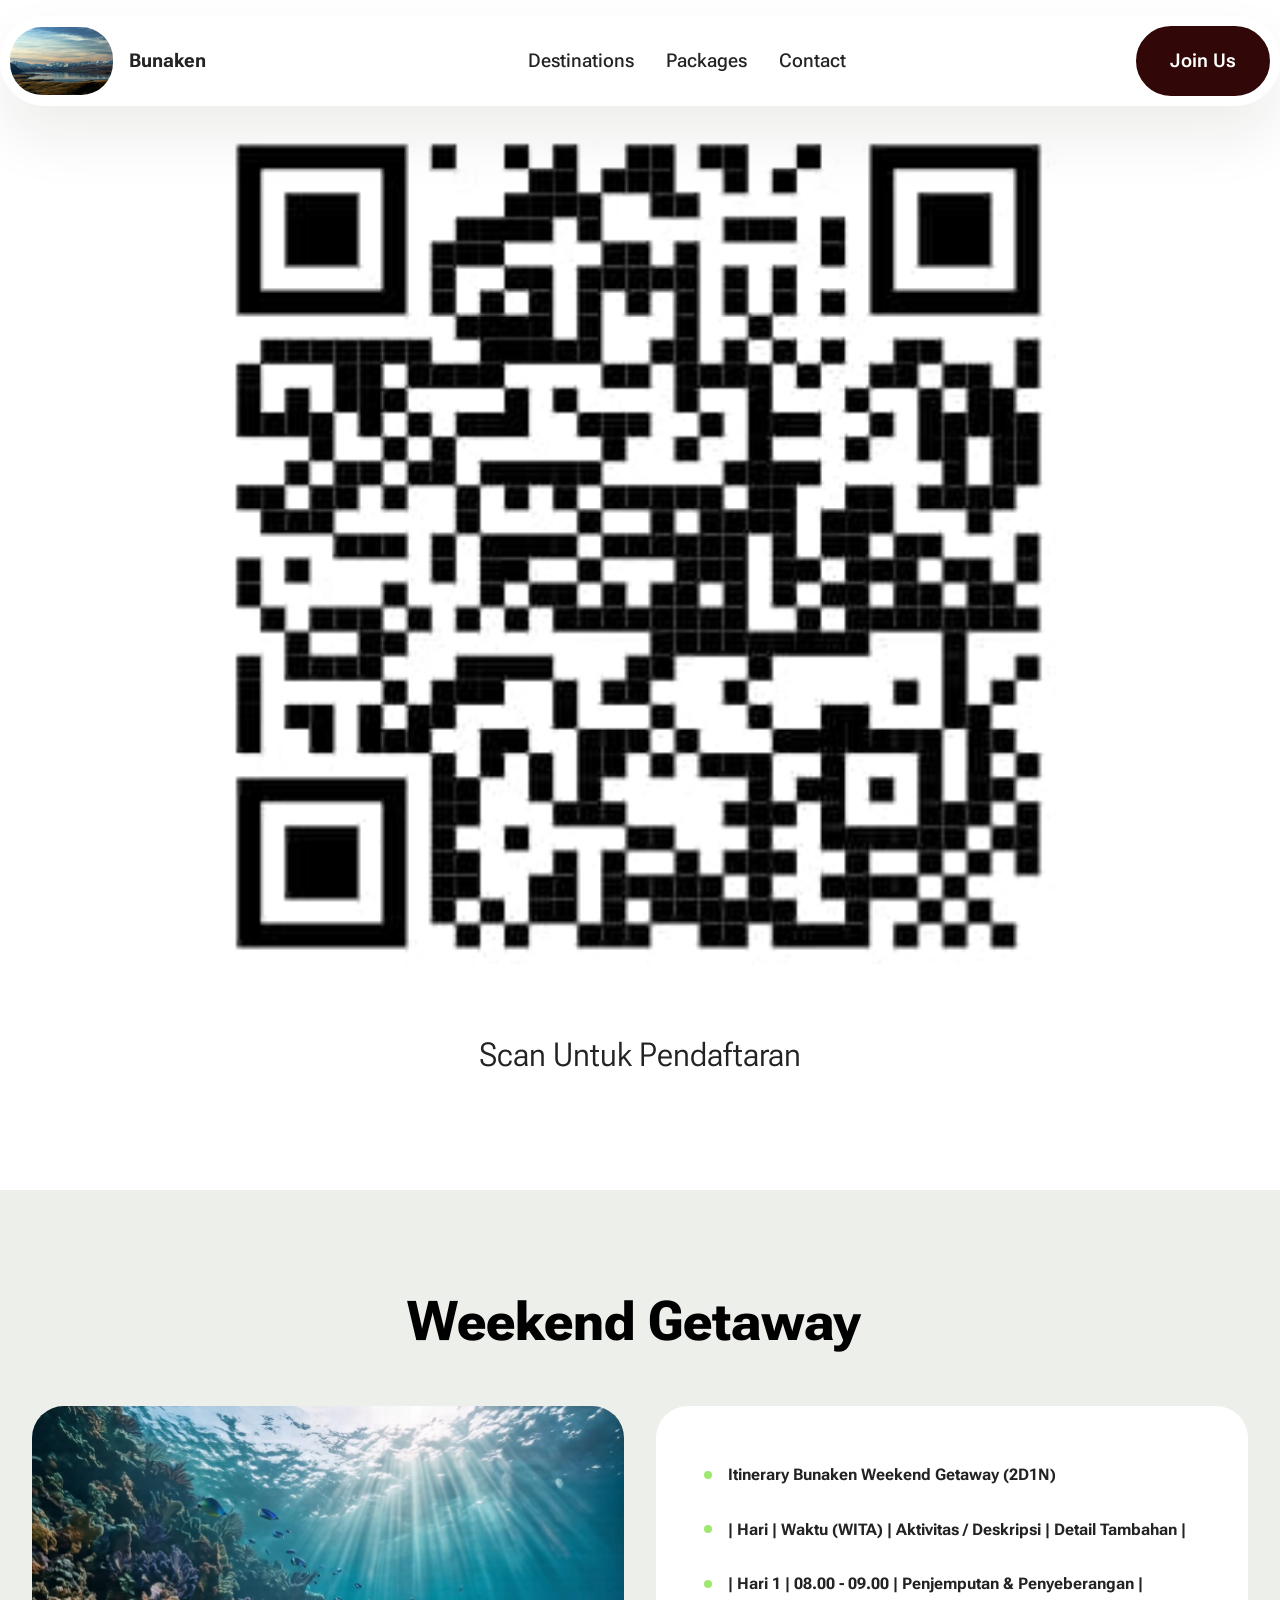
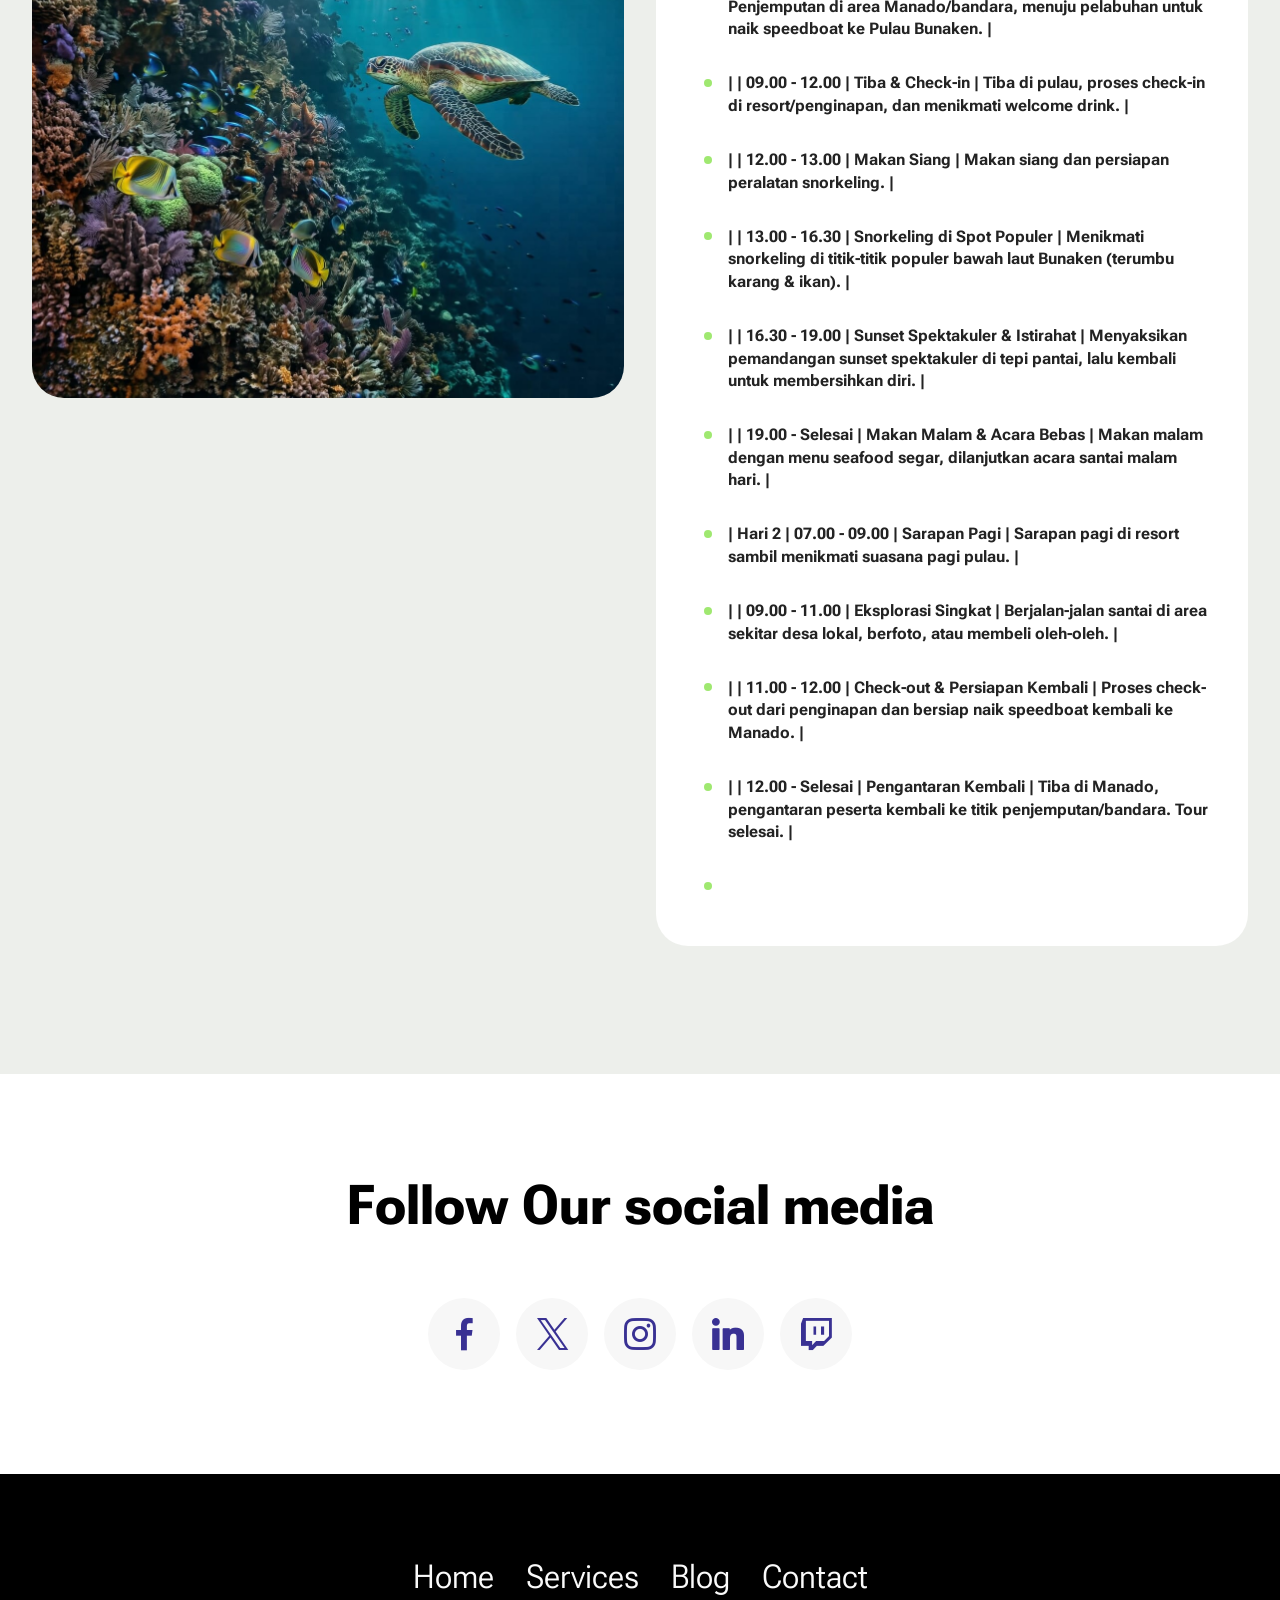
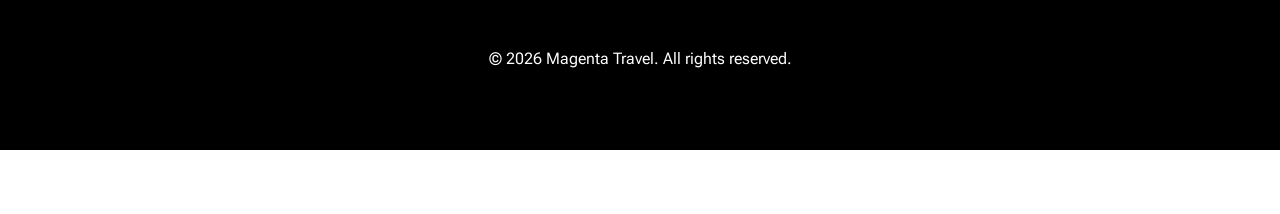
<file: page1.html>
<!DOCTYPE html>
<html  >
<head>
  <!-- Site made with Mobirise Website Builder v6.1.12, https://mobirise.com -->
  <meta charset="UTF-8">
  <meta http-equiv="X-UA-Compatible" content="IE=edge">
  <meta name="generator" content="Mobirise v6.1.12, mobirise.com">
  <meta name="viewport" content="width=device-width, initial-scale=1, minimum-scale=1">
  <link rel="shortcut icon" href="assets/images/photo-1465056836041-7f43ac27dcb5.jpeg" type="image/x-icon">
  <meta name="description" content="">
  
  
  <title>Weekend Getaway</title>
  <link rel="stylesheet" href="assets/web/assets/mobirise-icons2/mobirise2.css">
  <link rel="stylesheet" href="assets/bootstrap/css/bootstrap.min.css">
  <link rel="stylesheet" href="assets/animatecss/animate.css">
  <link rel="stylesheet" href="assets/dropdown/css/style.css">
  <link rel="stylesheet" href="assets/socicon/css/styles.css">
  <link rel="stylesheet" href="assets/theme/css/style.css">
  <link rel="preload" href="https://fonts.googleapis.com/css?family=Inter+Tight:100,200,300,400,500,600,700,800,900,100i,200i,300i,400i,500i,600i,700i,800i,900i&display=swap" as="style" onload="this.onload=null;this.rel='stylesheet'">
  <noscript><link rel="stylesheet" href="https://fonts.googleapis.com/css?family=Inter+Tight:100,200,300,400,500,600,700,800,900,100i,200i,300i,400i,500i,600i,700i,800i,900i&display=swap"></noscript>
  <link rel="preload" href="https://fonts.googleapis.com/css2?family=Roboto+Flex:wght@400;700&display=swap&display=swap" as="style" onload="this.onload=null;this.rel='stylesheet'">
  <noscript><link rel="stylesheet" href="https://fonts.googleapis.com/css2?family=Roboto+Flex:wght@400;700&display=swap&display=swap"></noscript>
  <link rel="preload" as="style" href="assets/mobirise/css/mbr-additional.css?v=WN5pJI"><link rel="stylesheet" href="assets/mobirise/css/mbr-additional.css?v=WN5pJI" type="text/css">

  
  
  
</head>
<body>

	<script async src="https://www.googletagmanager.com/gtm.js?id=G-J2ZH6P296Y"></script>
<script>
  window.dataLayer = window.dataLayer || [];
  function gtag(){dataLayer.push(arguments);}
  gtag('js', new Date());
</script>
  
  <section data-bs-version="5.1" class="menu menu2 cid-vwAIilwwLY" once="menu" id="menu02-0">
	

	<nav class="navbar navbar-dropdown navbar-fixed-top navbar-expand-lg">
		<div class="container">
			<div class="navbar-brand">
				<span class="navbar-logo">
					<a href="https://mobiri.se">
						<img src="assets/images/photo-1465056836041-7f43ac27dcb5.jpeg" alt="Mobirise Website Builder" style="height: 4.3rem;">
					</a>
				</span>
				<span class="navbar-caption-wrap"><a class="navbar-caption text-black text-primary display-4" href="index.html">Bunaken</a></span>
			</div>
			<button class="navbar-toggler" type="button" data-toggle="collapse" data-bs-toggle="collapse" data-target="#navbarSupportedContent" data-bs-target="#navbarSupportedContent" aria-controls="navbarNavAltMarkup" aria-expanded="false" aria-label="Toggle navigation">
				<div class="hamburger">
					<span></span>
					<span></span>
					<span></span>
					<span></span>
				</div>
			</button>
			<div class="collapse navbar-collapse" id="navbarSupportedContent">
				<ul class="navbar-nav nav-dropdown" data-app-modern-menu="true"><li class="nav-item">
						<a class="nav-link link text-black text-primary display-4" href="index.html#about-us-5-vwAIilyypB">Destinations</a>
					</li>
					<li class="nav-item">
						<a class="nav-link link text-black text-primary display-4" href="index.html#pricing-cards-1-vwAIilwwcE" aria-expanded="false">Packages</a>
					</li>
					<li class="nav-item">
						<a class="nav-link link text-black display-4" href="https://mobiri.se">Contact</a>
					</li></ul>
				
				<div class="navbar-buttons mbr-section-btn">
					<a class="btn btn-primary display-4" href="https://mobiri.se">Join Us</a>
				</div>
			</div>
		</div>
	</nav>
</section>

<section data-bs-version="5.1" class="image01 cid-vyzAlERYNs" id="image01-10">
  

  
  

  <div class="container">
    <div class="row justify-content-center">
      <div class="col-12 col-lg-9">
        <div class="image-wrapper mb-4">
          <img class="w-100" src="assets/images/whatsapp20image202026-10-2020at202.37.3420pm-300x300.jpg" alt="Mobirise Website Builder">
        </div>
        <h4 class="mbr-description mbr-fonts-style mb-3 align-center display-5">Scan Untuk Pendaftaran</h4>
        <p class="mbr-description mbr-fonts-style mb-0 align-center display-7"></p>
      </div>
    </div>
  </div>
</section>

<section data-bs-version="5.1" class="features031 cid-vyyCy9YBG2" id="features031-6">
    
    
    
    <div class="container">
        <div class="row justify-content-center">
            <div class="col-md-12 content-head mb-5">
                <h1 class="mbr-section-title mbr-fonts-style mb-0 display-2"><strong>Weekend Getaway&nbsp;</strong></h1>
                
            </div>
        </div>
        <div class="row justify-content-center  blockContent">
            <div class="col-12 col-lg">
                <div class="item-wrapper align-left">
                    <div class="counter-container mbr-text mbr-fonts-style display-7">
                        <div style="text-align: left;"><strong><br></strong></div><ul>
                            <li><strong>Itinerary Bunaken Weekend Getaway (2D1N)
</strong></li><li><strong>| Hari | Waktu (WITA) | Aktivitas / Deskripsi | Detail Tambahan |</strong></li><li><strong>| Hari 1 | 08.00 - 09.00 | Penjemputan &amp; Penyeberangan | Penjemputan di area Manado/bandara, menuju pelabuhan untuk naik speedboat ke Pulau Bunaken. |
</strong></li><li><strong>|  | 09.00 - 12.00 | Tiba &amp; Check-in | Tiba di pulau, proses check-in di resort/penginapan, dan menikmati welcome drink. |
</strong></li><li><strong>|  | 12.00 - 13.00 | Makan Siang | Makan siang dan persiapan peralatan snorkeling. |
</strong></li><li><strong>|  | 13.00 - 16.30 | Snorkeling di Spot Populer | Menikmati snorkeling di titik-titik populer bawah laut Bunaken (terumbu karang &amp; ikan). |
</strong></li><li><strong>|  | 16.30 - 19.00 | Sunset Spektakuler &amp; Istirahat | Menyaksikan pemandangan sunset spektakuler di tepi pantai, lalu kembali untuk membersihkan diri. |
</strong></li><li><strong>|  | 19.00 - Selesai | Makan Malam &amp; Acara Bebas | Makan malam dengan menu seafood segar, dilanjutkan acara santai malam hari. |
</strong></li><li><strong>| Hari 2 | 07.00 - 09.00 | Sarapan Pagi | Sarapan pagi di resort sambil menikmati suasana pagi pulau. |
</strong></li><li><strong>|  | 09.00 - 11.00 | Eksplorasi Singkat | Berjalan-jalan santai di area sekitar desa lokal, berfoto, atau membeli oleh-oleh. |
</strong></li><li><strong>|  | 11.00 - 12.00 | Check-out &amp; Persiapan Kembali | Proses check-out dari penginapan dan bersiap naik speedboat kembali ke Manado. |
</strong></li><li><strong>|  | 12.00 - Selesai | Pengantaran Kembali | Tiba di Manado, pengantaran peserta kembali ke titik penjemputan/bandara. Tour selesai. |</strong></li><li><strong><br></strong></li>
                        </ul>
                    </div>
                </div>
            </div>
            <div class="col-12 col-lg-6">
                <div class="image-wrapper">
                    <img class="w-100" src="assets/images/whatsapp20image202026-10-2020at2010.38.2720am-1187x1187.jpg" alt="Mobirise Website Builder">
                </div>
            </div>

        </div>
    </div>
</section>

<section data-bs-version="5.1" class="social05 cid-vwAIilDJkP" id="social05-1">
    

    

    <div class="container">
        <div class="row">
            <h3 class="mbr-section-title align-center mb-5 mbr-fonts-style display-2">
                <strong>Follow Our social media</strong></h3>
            <div class="col-12">
                <div class="social-row">
                    <div class="soc-item">
                        <a href="https://mobiri.se/" target="_blank">
                            <span class="mbr-iconfont socicon socicon-facebook"></span>
                        </a>
                    </div>
                    <div class="soc-item">
                        <a href="https://mobiri.se/" target="_blank">
                            <span class="mbr-iconfont socicon-twitter socicon"></span>
                        </a>
                    </div>
                    <div class="soc-item">
                        <a href="https://mobiri.se/" target="_blank">
                            <span class="mbr-iconfont socicon-instagram socicon"></span>
                        </a>
                    </div>
                    <div class="soc-item">
                        <a href="https://mobiri.se/" target="_blank">
                            <span class="mbr-iconfont socicon socicon-linkedin"></span>
                        </a>
                    </div>
                    <div class="soc-item">
                        <a href="https://mobiri.se/" target="_blank">
                            <span class="mbr-iconfont socicon socicon-twitch"></span>
                        </a>
                    </div>
                </div>
            </div>
        </div>
    </div>
</section>

<section data-bs-version="5.1" class="footer3 cid-vwAIilEKyB" once="footers" id="footer03-2">

        

    

    <div class="container">
        <div class="row">
            <div class="row-links">
                <ul class="header-menu">
                  
                  
                  
                  
                <li class="header-menu-item mbr-fonts-style display-5">
                    <a href="index.html" class="text-white text-primary">Home</a>
                  </li><li class="header-menu-item mbr-fonts-style display-5">
                    <a href="#" class="text-white">Services</a>
                  </li><li class="header-menu-item mbr-fonts-style display-5">
                    <a href="#" class="text-white">Blog</a>
                  </li><li class="header-menu-item mbr-fonts-style display-5">
                    <a href="#" class="text-white">Contact</a>
                  </li></ul>
              </div>

            
            <div class="col-12 mt-4">
                <p class="mbr-fonts-style copyright display-7">© 2026 Magenta Travel. All rights reserved.</p>
            </div>
        </div>
    </div>
</section><section class="display-7" style="padding: 0;align-items: center;justify-content: center;flex-wrap: wrap;    align-content: center;display: flex;position: relative;height: 4rem;"><a href="https://mobiri.se/" style="flex: 1 1;height: 4rem;position: absolute;width: 100%;z-index: 1;"><img alt="" style="height: 4rem;" src="[data-uri]"></a><p style="margin: 0;text-align: center;" class="display-7">&#8204;</p><a style="z-index:1" href="https://mobirise.com/builder/ai-website-creator.html">Free AI Website Creator</a></section><script src="assets/bootstrap/js/bootstrap.bundle.min.js"></script>  <script src="assets/smoothscroll/smooth-scroll.js"></script>  <script src="assets/ytplayer/index.js"></script>  <script src="assets/dropdown/js/navbar-dropdown.js"></script>  <script src="assets/theme/js/script.js"></script>  
  
  
  <input name="animation" type="hidden">
  </body>
</html>
</file>
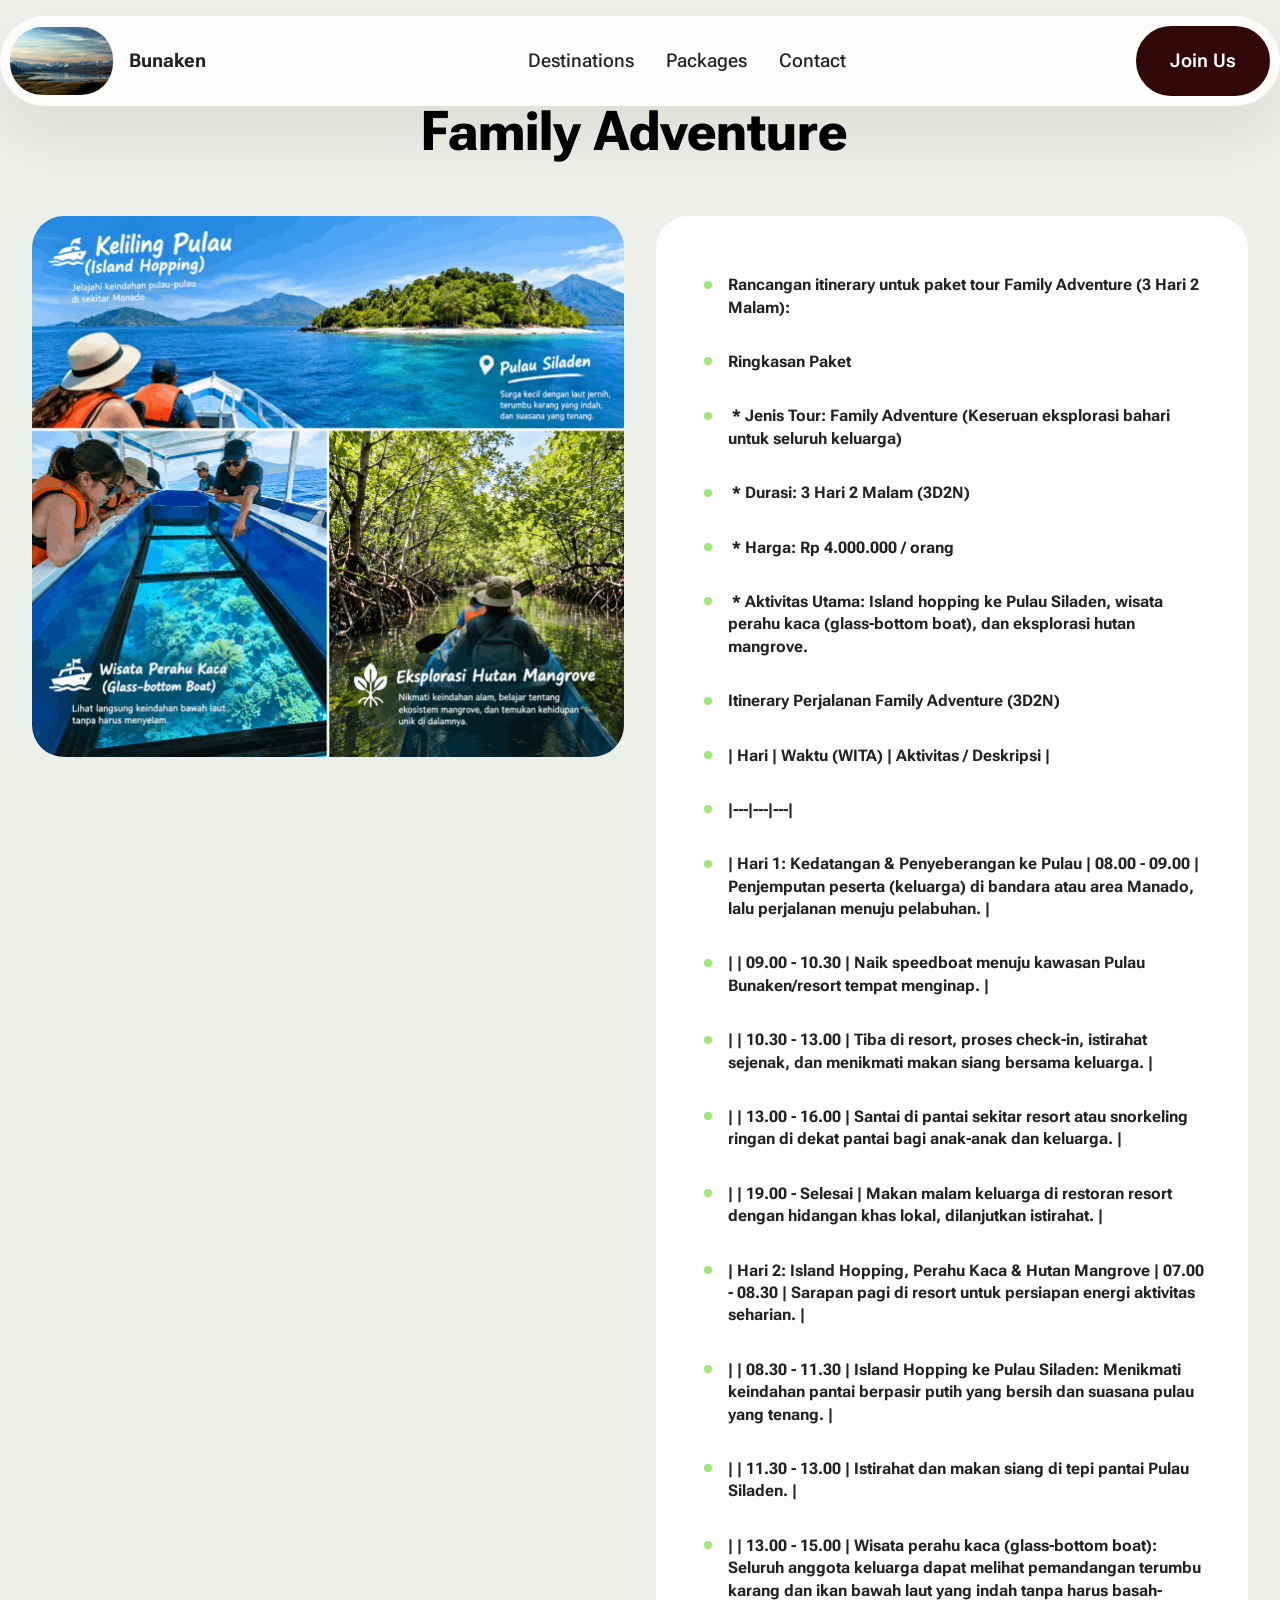
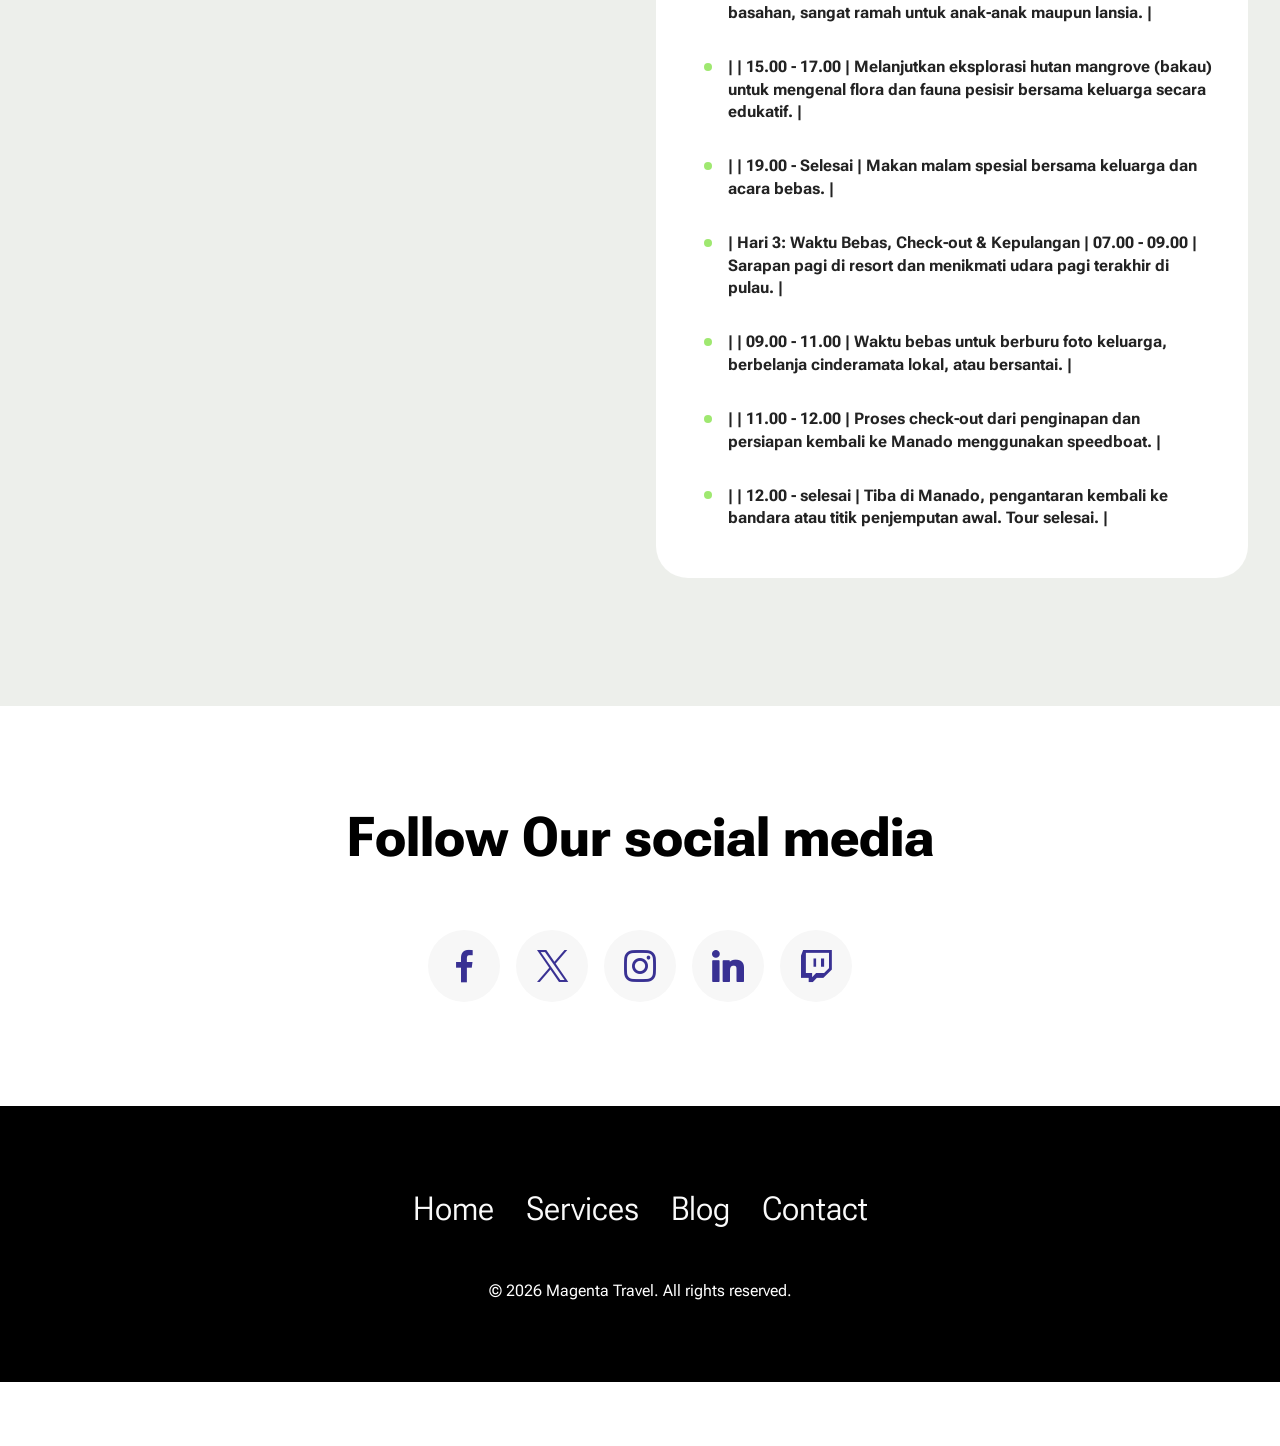
<file: page2.html>
<!DOCTYPE html>
<html  >
<head>
  <!-- Site made with Mobirise Website Builder v6.1.12, https://mobirise.com -->
  <meta charset="UTF-8">
  <meta http-equiv="X-UA-Compatible" content="IE=edge">
  <meta name="generator" content="Mobirise v6.1.12, mobirise.com">
  <meta name="viewport" content="width=device-width, initial-scale=1, minimum-scale=1">
  <link rel="shortcut icon" href="assets/images/photo-1465056836041-7f43ac27dcb5.jpeg" type="image/x-icon">
  <meta name="description" content="">
  
  
  <title>Family Adventure</title>
  <link rel="stylesheet" href="assets/web/assets/mobirise-icons2/mobirise2.css">
  <link rel="stylesheet" href="assets/bootstrap/css/bootstrap.min.css">
  <link rel="stylesheet" href="assets/animatecss/animate.css">
  <link rel="stylesheet" href="assets/dropdown/css/style.css">
  <link rel="stylesheet" href="assets/socicon/css/styles.css">
  <link rel="stylesheet" href="assets/theme/css/style.css">
  <link rel="preload" href="https://fonts.googleapis.com/css?family=Inter+Tight:100,200,300,400,500,600,700,800,900,100i,200i,300i,400i,500i,600i,700i,800i,900i&display=swap" as="style" onload="this.onload=null;this.rel='stylesheet'">
  <noscript><link rel="stylesheet" href="https://fonts.googleapis.com/css?family=Inter+Tight:100,200,300,400,500,600,700,800,900,100i,200i,300i,400i,500i,600i,700i,800i,900i&display=swap"></noscript>
  <link rel="preload" href="https://fonts.googleapis.com/css2?family=Roboto+Flex:wght@400;700&display=swap&display=swap" as="style" onload="this.onload=null;this.rel='stylesheet'">
  <noscript><link rel="stylesheet" href="https://fonts.googleapis.com/css2?family=Roboto+Flex:wght@400;700&display=swap&display=swap"></noscript>
  <link rel="preload" as="style" href="assets/mobirise/css/mbr-additional.css?v=2B0KCk"><link rel="stylesheet" href="assets/mobirise/css/mbr-additional.css?v=2B0KCk" type="text/css">

  
  
  
</head>
<body>
  
  <section data-bs-version="5.1" class="menu menu2 cid-vyyDIjJ12O" once="menu" id="menu02-7">
	

	<nav class="navbar navbar-dropdown navbar-fixed-top navbar-expand-lg">
		<div class="container">
			<div class="navbar-brand">
				<span class="navbar-logo">
					<a href="https://mobiri.se">
						<img src="assets/images/photo-1465056836041-7f43ac27dcb5.jpeg" alt="Mobirise Website Builder" style="height: 4.3rem;">
					</a>
				</span>
				<span class="navbar-caption-wrap"><a class="navbar-caption text-black text-primary display-4" href="index.html">Bunaken</a></span>
			</div>
			<button class="navbar-toggler" type="button" data-toggle="collapse" data-bs-toggle="collapse" data-target="#navbarSupportedContent" data-bs-target="#navbarSupportedContent" aria-controls="navbarNavAltMarkup" aria-expanded="false" aria-label="Toggle navigation">
				<div class="hamburger">
					<span></span>
					<span></span>
					<span></span>
					<span></span>
				</div>
			</button>
			<div class="collapse navbar-collapse" id="navbarSupportedContent">
				<ul class="navbar-nav nav-dropdown" data-app-modern-menu="true"><li class="nav-item">
						<a class="nav-link link text-black text-primary display-4" href="index.html#about-us-5-vwAIilyypB">Destinations</a>
					</li>
					<li class="nav-item">
						<a class="nav-link link text-black text-primary display-4" href="index.html#pricing-cards-1-vwAIilwwcE" aria-expanded="false">Packages</a>
					</li>
					<li class="nav-item">
						<a class="nav-link link text-black display-4" href="https://mobiri.se">Contact</a>
					</li></ul>
				
				<div class="navbar-buttons mbr-section-btn">
					<a class="btn btn-primary display-4" href="https://mobiri.se">Join Us</a>
				</div>
			</div>
		</div>
	</nav>
</section>

<section data-bs-version="5.1" class="features031 cid-vyyDIkkdi5" id="features031-8">
    
    
    
    <div class="container">
        <div class="row justify-content-center">
            <div class="col-md-12 content-head mb-5">
                <h1 class="mbr-section-title mbr-fonts-style mb-0 display-2"><strong>Family Adventure&nbsp;</strong></h1>
                
            </div>
        </div>
        <div class="row justify-content-center  blockContent">
            <div class="col-12 col-lg">
                <div class="item-wrapper align-left">
                    <div class="counter-container mbr-text mbr-fonts-style display-7">
                        <div style="text-align: left;"><strong><br></strong></div><ul>
                            <li><strong>Rancangan itinerary untuk paket tour Family Adventure (3 Hari 2 Malam):</strong></li><li><strong>Ringkasan Paket</strong></li><li><strong>&nbsp;* Jenis Tour: Family Adventure (Keseruan eksplorasi bahari untuk seluruh keluarga)</strong></li><li><strong>&nbsp;* Durasi: 3 Hari 2 Malam (3D2N)</strong></li><li><strong>&nbsp;* Harga: Rp 4.000.000 / orang</strong></li><li><strong>&nbsp;* Aktivitas Utama: Island hopping ke Pulau Siladen, wisata perahu kaca (glass-bottom boat), dan eksplorasi hutan mangrove.</strong></li><li><strong>Itinerary Perjalanan Family Adventure (3D2N)</strong></li><li><strong>| Hari | Waktu (WITA) | Aktivitas / Deskripsi |</strong></li><li><strong>|---|---|---|</strong></li><li><strong>| Hari 1: Kedatangan &amp; Penyeberangan ke Pulau | 08.00 - 09.00 | Penjemputan peserta (keluarga) di bandara atau area Manado, lalu perjalanan menuju pelabuhan. |</strong></li><li><strong>|  | 09.00 - 10.30 | Naik speedboat menuju kawasan Pulau Bunaken/resort tempat menginap. |</strong></li><li><strong>|  | 10.30 - 13.00 | Tiba di resort, proses check-in, istirahat sejenak, dan menikmati makan siang bersama keluarga. |</strong></li><li><strong>|  | 13.00 - 16.00 | Santai di pantai sekitar resort atau snorkeling ringan di dekat pantai bagi anak-anak dan keluarga. |</strong></li><li><strong>|  | 19.00 - Selesai | Makan malam keluarga di restoran resort dengan hidangan khas lokal, dilanjutkan istirahat. |</strong></li><li><strong>| Hari 2: Island Hopping, Perahu Kaca &amp; Hutan Mangrove | 07.00 - 08.30 | Sarapan pagi di resort untuk persiapan energi aktivitas seharian. |</strong></li><li><strong>|  | 08.30 - 11.30 | Island Hopping ke Pulau Siladen: Menikmati keindahan pantai berpasir putih yang bersih dan suasana pulau yang tenang. |</strong></li><li><strong>|  | 11.30 - 13.00 | Istirahat dan makan siang di tepi pantai Pulau Siladen. |</strong></li><li><strong>|  | 13.00 - 15.00 | Wisata perahu kaca (glass-bottom boat): Seluruh anggota keluarga dapat melihat pemandangan terumbu karang dan ikan bawah laut yang indah tanpa harus basah-basahan, sangat ramah untuk anak-anak maupun lansia. |</strong></li><li><strong>|  | 15.00 - 17.00 | Melanjutkan eksplorasi hutan mangrove (bakau) untuk mengenal flora dan fauna pesisir bersama keluarga secara edukatif. |</strong></li><li><strong>|  | 19.00 - Selesai | Makan malam spesial bersama keluarga dan acara bebas. |</strong></li><li><strong>| Hari 3: Waktu Bebas, Check-out &amp; Kepulangan | 07.00 - 09.00 | Sarapan pagi di resort dan menikmati udara pagi terakhir di pulau. |</strong></li><li><strong>|  | 09.00 - 11.00 | Waktu bebas untuk berburu foto keluarga, berbelanja cinderamata lokal, atau bersantai. |</strong></li><li><strong>|  | 11.00 - 12.00 | Proses check-out dari penginapan dan persiapan kembali ke Manado menggunakan speedboat. |</strong></li><li><strong>|  | 12.00 - selesai | Tiba di Manado, pengantaran kembali ke bandara atau titik penjemputan awal. Tour selesai. |</strong></li>
                        </ul>
                    </div>
                </div>
            </div>
            <div class="col-12 col-lg-6">
                <div class="image-wrapper">
                    <img class="w-100" src="assets/images/28b6fa0d-e16e-4f6a-92bf-614c25a61304-1187x1085.png" alt="Mobirise Website Builder">
                </div>
            </div>

        </div>
    </div>
</section>

<section data-bs-version="5.1" class="social05 cid-vyyDIkJlNO" id="social05-9">
    

    

    <div class="container">
        <div class="row">
            <h3 class="mbr-section-title align-center mb-5 mbr-fonts-style display-2">
                <strong>Follow Our social media</strong></h3>
            <div class="col-12">
                <div class="social-row">
                    <div class="soc-item">
                        <a href="https://mobiri.se/" target="_blank">
                            <span class="mbr-iconfont socicon socicon-facebook"></span>
                        </a>
                    </div>
                    <div class="soc-item">
                        <a href="https://mobiri.se/" target="_blank">
                            <span class="mbr-iconfont socicon-twitter socicon"></span>
                        </a>
                    </div>
                    <div class="soc-item">
                        <a href="https://mobiri.se/" target="_blank">
                            <span class="mbr-iconfont socicon-instagram socicon"></span>
                        </a>
                    </div>
                    <div class="soc-item">
                        <a href="https://mobiri.se/" target="_blank">
                            <span class="mbr-iconfont socicon socicon-linkedin"></span>
                        </a>
                    </div>
                    <div class="soc-item">
                        <a href="https://mobiri.se/" target="_blank">
                            <span class="mbr-iconfont socicon socicon-twitch"></span>
                        </a>
                    </div>
                </div>
            </div>
        </div>
    </div>
</section>

<section data-bs-version="5.1" class="footer3 cid-vyyDIlhmmR" once="footers" id="footer03-a">

        

    

    <div class="container">
        <div class="row">
            <div class="row-links">
                <ul class="header-menu">
                  
                  
                  
                  
                <li class="header-menu-item mbr-fonts-style display-5">
                    <a href="index.html" class="text-white text-primary">Home</a>
                  </li><li class="header-menu-item mbr-fonts-style display-5">
                    <a href="#" class="text-white">Services</a>
                  </li><li class="header-menu-item mbr-fonts-style display-5">
                    <a href="#" class="text-white">Blog</a>
                  </li><li class="header-menu-item mbr-fonts-style display-5">
                    <a href="#" class="text-white">Contact</a>
                  </li></ul>
              </div>

            
            <div class="col-12 mt-4">
                <p class="mbr-fonts-style copyright display-7">© 2026 Magenta Travel. All rights reserved.</p>
            </div>
        </div>
    </div>
</section><section class="display-7" style="padding: 0;align-items: center;justify-content: center;flex-wrap: wrap;    align-content: center;display: flex;position: relative;height: 4rem;"><a href="https://mobiri.se/" style="flex: 1 1;height: 4rem;position: absolute;width: 100%;z-index: 1;"><img alt="" style="height: 4rem;" src="[data-uri]"></a><p style="margin: 0;text-align: center;" class="display-7">&#8204;</p><a style="z-index:1" href="https://mobirise.com/builder/ai-website-maker.html">Best AI Website Maker</a></section><script src="assets/bootstrap/js/bootstrap.bundle.min.js"></script>  <script src="assets/smoothscroll/smooth-scroll.js"></script>  <script src="assets/ytplayer/index.js"></script>  <script src="assets/dropdown/js/navbar-dropdown.js"></script>  <script src="assets/theme/js/script.js"></script>  
  
  
  <input name="animation" type="hidden">
  </body>
</html>
</file>
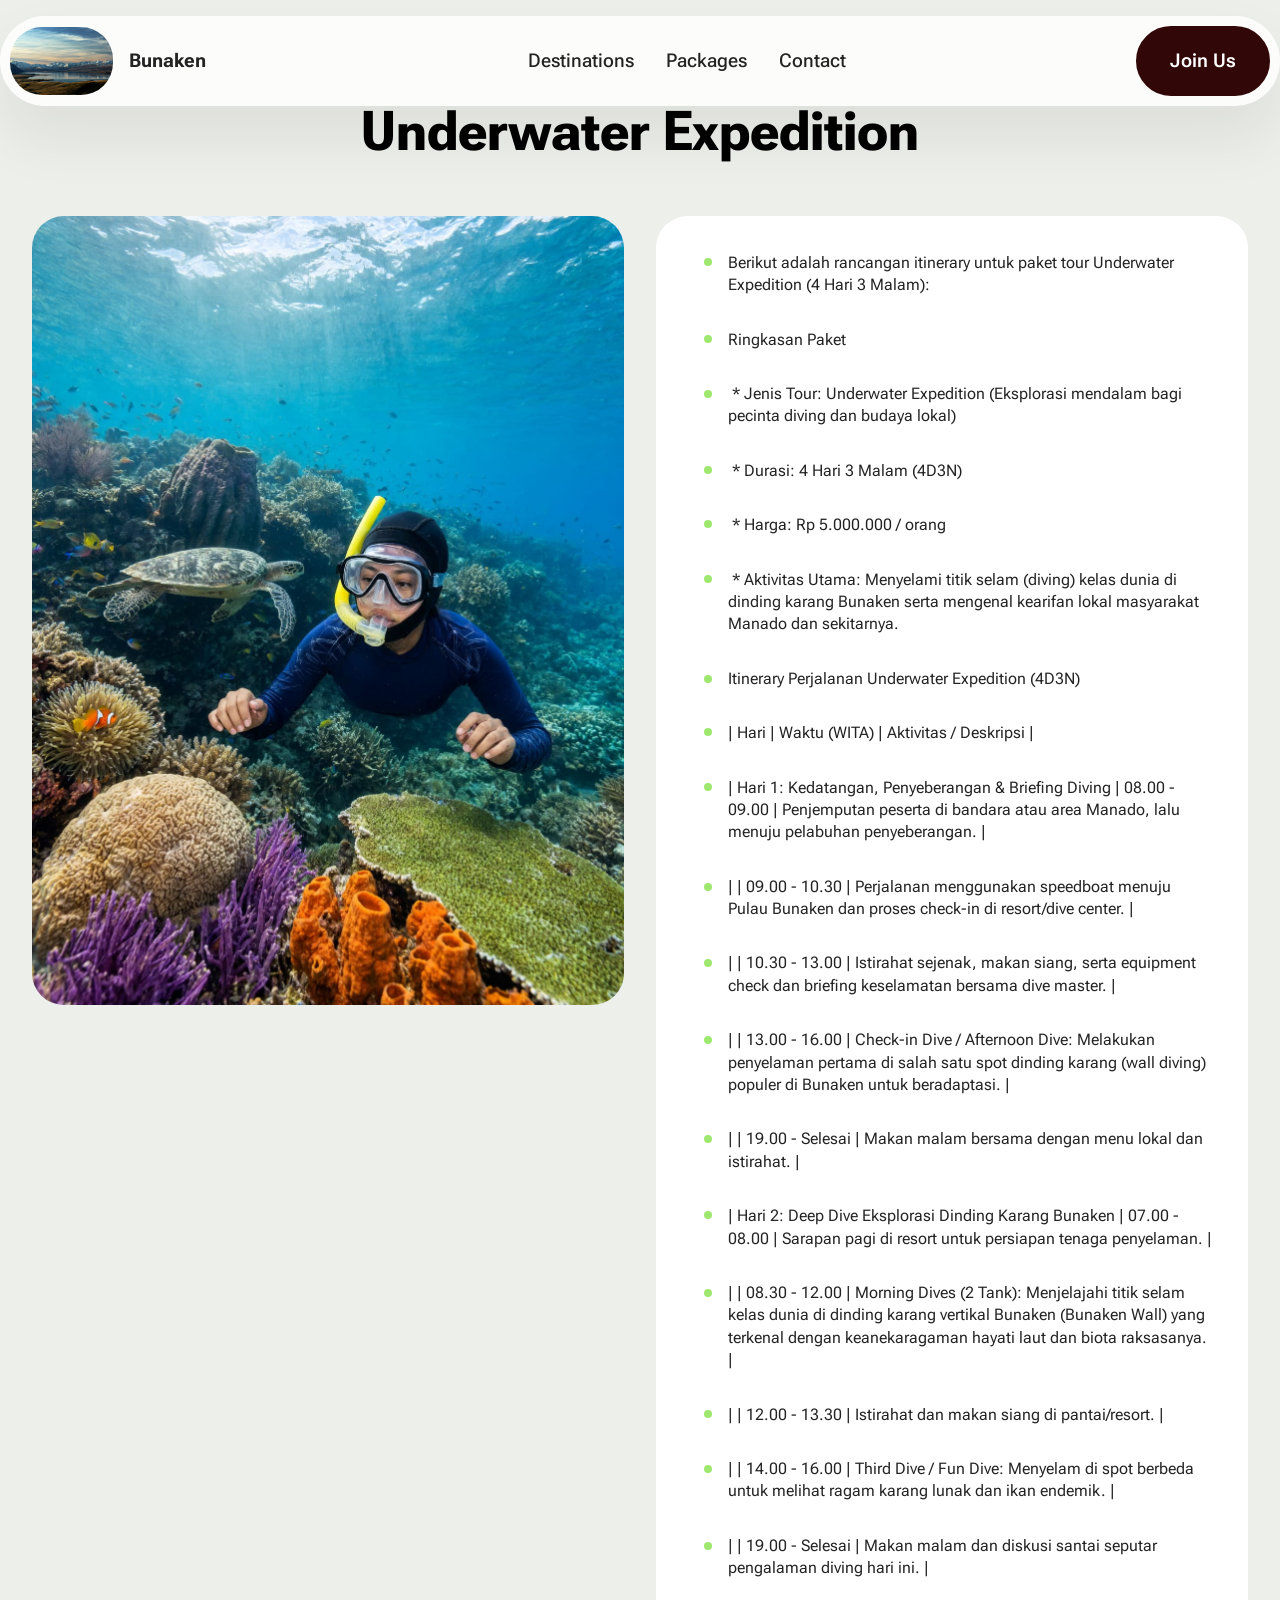
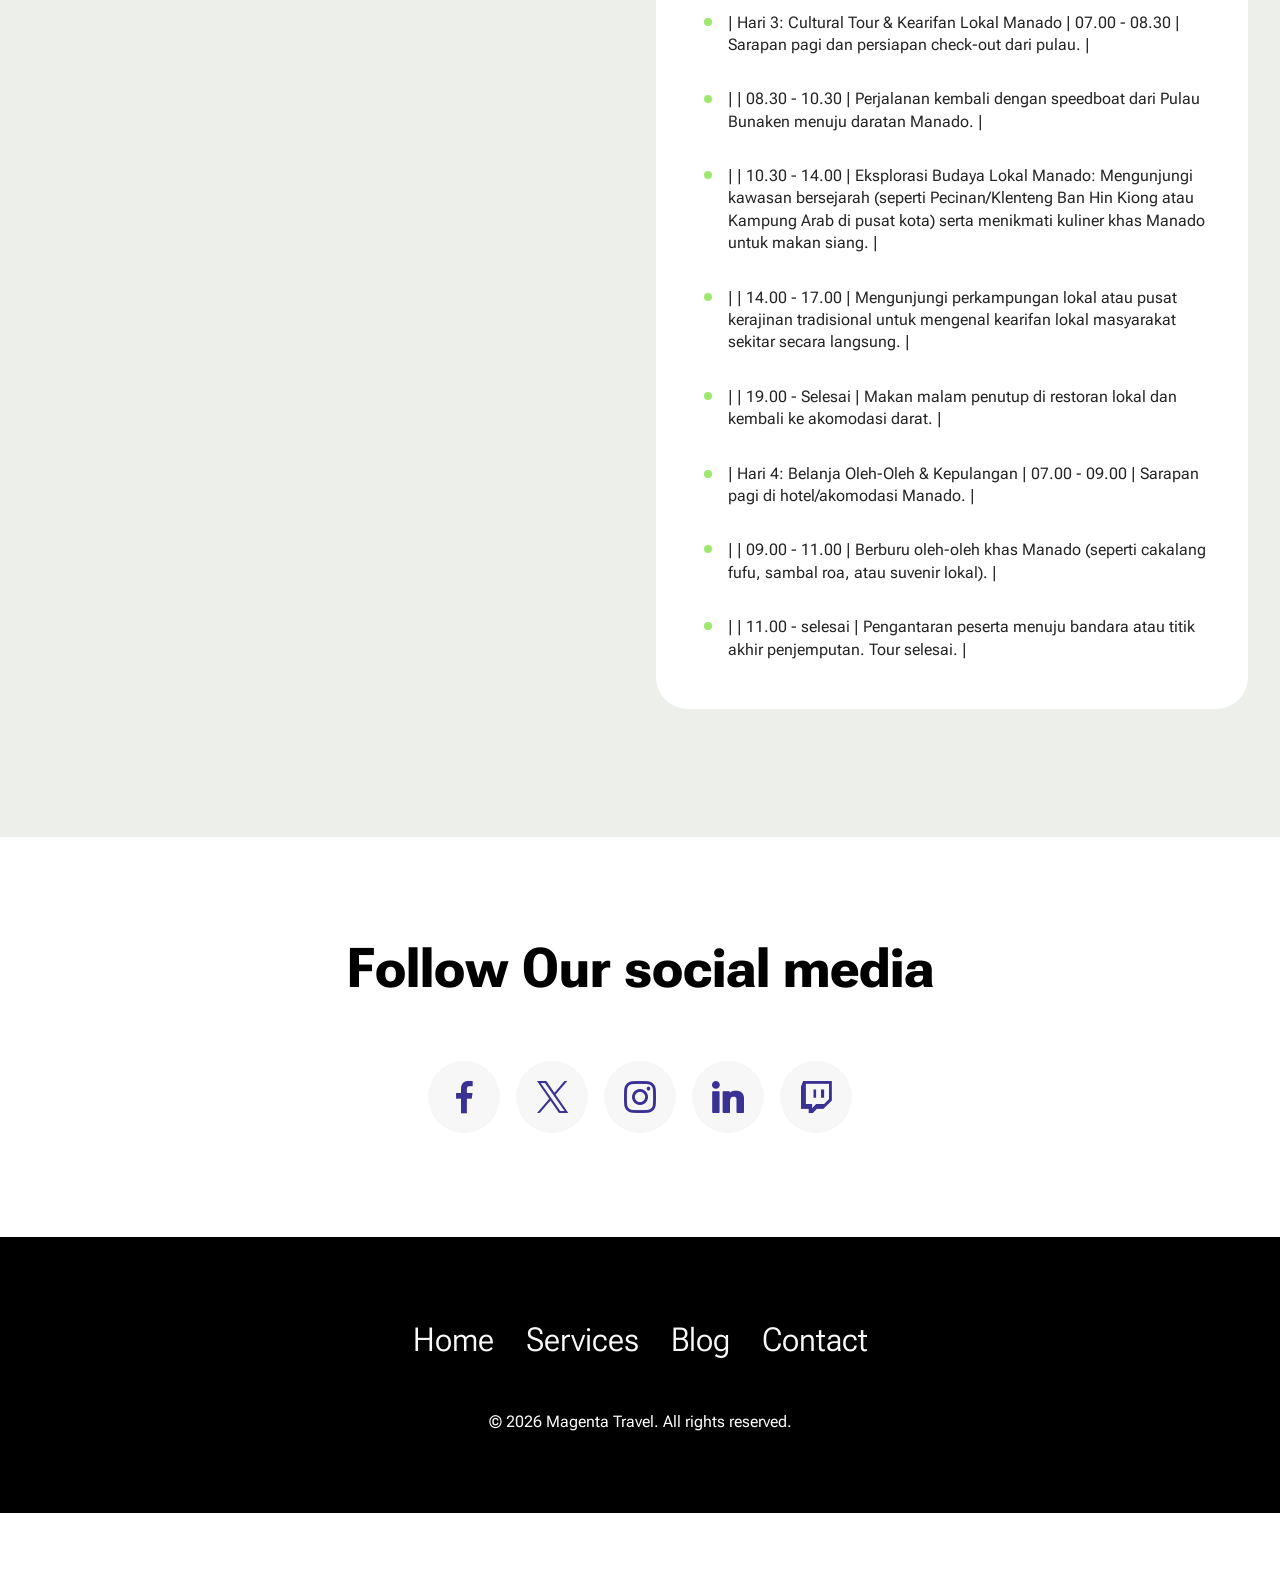
<file: page3.html>
<!DOCTYPE html>
<html  >
<head>
  <!-- Site made with Mobirise Website Builder v6.1.12, https://mobirise.com -->
  <meta charset="UTF-8">
  <meta http-equiv="X-UA-Compatible" content="IE=edge">
  <meta name="generator" content="Mobirise v6.1.12, mobirise.com">
  <meta name="viewport" content="width=device-width, initial-scale=1, minimum-scale=1">
  <link rel="shortcut icon" href="assets/images/photo-1465056836041-7f43ac27dcb5.jpeg" type="image/x-icon">
  <meta name="description" content="">
  
  
  <title>Underwater Expedition</title>
  <link rel="stylesheet" href="assets/web/assets/mobirise-icons2/mobirise2.css">
  <link rel="stylesheet" href="assets/bootstrap/css/bootstrap.min.css">
  <link rel="stylesheet" href="assets/animatecss/animate.css">
  <link rel="stylesheet" href="assets/dropdown/css/style.css">
  <link rel="stylesheet" href="assets/socicon/css/styles.css">
  <link rel="stylesheet" href="assets/theme/css/style.css">
  <link rel="preload" href="https://fonts.googleapis.com/css?family=Inter+Tight:100,200,300,400,500,600,700,800,900,100i,200i,300i,400i,500i,600i,700i,800i,900i&display=swap" as="style" onload="this.onload=null;this.rel='stylesheet'">
  <noscript><link rel="stylesheet" href="https://fonts.googleapis.com/css?family=Inter+Tight:100,200,300,400,500,600,700,800,900,100i,200i,300i,400i,500i,600i,700i,800i,900i&display=swap"></noscript>
  <link rel="preload" href="https://fonts.googleapis.com/css2?family=Roboto+Flex:wght@400;700&display=swap&display=swap" as="style" onload="this.onload=null;this.rel='stylesheet'">
  <noscript><link rel="stylesheet" href="https://fonts.googleapis.com/css2?family=Roboto+Flex:wght@400;700&display=swap&display=swap"></noscript>
  <link rel="preload" as="style" href="assets/mobirise/css/mbr-additional.css?v=JZ2fDp"><link rel="stylesheet" href="assets/mobirise/css/mbr-additional.css?v=JZ2fDp" type="text/css">

  
  
  
</head>
<body>
  
  <section data-bs-version="5.1" class="menu menu2 cid-vyyGcDSplj" once="menu" id="menu02-b">
	

	<nav class="navbar navbar-dropdown navbar-fixed-top navbar-expand-lg">
		<div class="container">
			<div class="navbar-brand">
				<span class="navbar-logo">
					<a href="https://mobiri.se">
						<img src="assets/images/photo-1465056836041-7f43ac27dcb5.jpeg" alt="Mobirise Website Builder" style="height: 4.3rem;">
					</a>
				</span>
				<span class="navbar-caption-wrap"><a class="navbar-caption text-black text-primary display-4" href="index.html">Bunaken</a></span>
			</div>
			<button class="navbar-toggler" type="button" data-toggle="collapse" data-bs-toggle="collapse" data-target="#navbarSupportedContent" data-bs-target="#navbarSupportedContent" aria-controls="navbarNavAltMarkup" aria-expanded="false" aria-label="Toggle navigation">
				<div class="hamburger">
					<span></span>
					<span></span>
					<span></span>
					<span></span>
				</div>
			</button>
			<div class="collapse navbar-collapse" id="navbarSupportedContent">
				<ul class="navbar-nav nav-dropdown" data-app-modern-menu="true"><li class="nav-item">
						<a class="nav-link link text-black text-primary display-4" href="index.html#about-us-5-vwAIilyypB">Destinations</a>
					</li>
					<li class="nav-item">
						<a class="nav-link link text-black text-primary display-4" href="index.html#pricing-cards-1-vwAIilwwcE" aria-expanded="false">Packages</a>
					</li>
					<li class="nav-item">
						<a class="nav-link link text-black display-4" href="https://mobiri.se">Contact</a>
					</li></ul>
				
				<div class="navbar-buttons mbr-section-btn">
					<a class="btn btn-primary display-4" href="https://mobiri.se">Join Us</a>
				</div>
			</div>
		</div>
	</nav>
</section>

<section data-bs-version="5.1" class="features031 cid-vyyGcENvpF" id="features031-c">
    
    
    
    <div class="container">
        <div class="row justify-content-center">
            <div class="col-md-12 content-head mb-5">
                <h1 class="mbr-section-title mbr-fonts-style mb-0 display-2"><strong>Underwater Expedition</strong></h1>
                
            </div>
        </div>
        <div class="row justify-content-center  blockContent">
            <div class="col-12 col-lg">
                <div class="item-wrapper align-left">
                    <div class="counter-container mbr-text mbr-fonts-style display-7">
                        <ul><li>Berikut adalah rancangan itinerary untuk paket tour Underwater Expedition (4 Hari 3 Malam):
</li><li>Ringkasan Paket
</li><li>&nbsp;* Jenis Tour: Underwater Expedition (Eksplorasi mendalam bagi pecinta diving dan budaya lokal)
</li><li>&nbsp;* Durasi: 4 Hari 3 Malam (4D3N)
</li><li>&nbsp;* Harga: Rp 5.000.000 / orang
</li><li>&nbsp;* Aktivitas Utama: Menyelami titik selam (diving) kelas dunia di dinding karang Bunaken serta mengenal kearifan lokal masyarakat Manado dan sekitarnya.
</li><li>Itinerary Perjalanan Underwater Expedition (4D3N)
</li><li>| Hari | Waktu (WITA) | Aktivitas / Deskripsi |</li><li>| Hari 1: Kedatangan, Penyeberangan &amp; Briefing Diving | 08.00 - 09.00 | Penjemputan peserta di bandara atau area Manado, lalu menuju pelabuhan penyeberangan. |
</li><li>|  | 09.00 - 10.30 | Perjalanan menggunakan speedboat menuju Pulau Bunaken dan proses check-in di resort/dive center. |
</li><li>|  | 10.30 - 13.00 | Istirahat sejenak, makan siang, serta equipment check dan briefing keselamatan bersama dive master. |
</li><li>|  | 13.00 - 16.00 | Check-in Dive / Afternoon Dive: Melakukan penyelaman pertama di salah satu spot dinding karang (wall diving) populer di Bunaken untuk beradaptasi. |
</li><li>|  | 19.00 - Selesai | Makan malam bersama dengan menu lokal dan istirahat. |
</li><li>| Hari 2: Deep Dive Eksplorasi Dinding Karang Bunaken | 07.00 - 08.00 | Sarapan pagi di resort untuk persiapan tenaga penyelaman. |
</li><li>|  | 08.30 - 12.00 | Morning Dives (2 Tank): Menjelajahi titik selam kelas dunia di dinding karang vertikal Bunaken (Bunaken Wall) yang terkenal dengan keanekaragaman hayati laut dan biota raksasanya. |
</li><li>|  | 12.00 - 13.30 | Istirahat dan makan siang di pantai/resort. |
</li><li>|  | 14.00 - 16.00 | Third Dive / Fun Dive: Menyelam di spot berbeda untuk melihat ragam karang lunak dan ikan endemik. |
</li><li>|  | 19.00 - Selesai | Makan malam dan diskusi santai seputar pengalaman diving hari ini. |
</li><li>| Hari 3: Cultural Tour &amp; Kearifan Lokal Manado | 07.00 - 08.30 | Sarapan pagi dan persiapan check-out dari pulau. |
</li><li>|  | 08.30 - 10.30 | Perjalanan kembali dengan speedboat dari Pulau Bunaken menuju daratan Manado. |
</li><li>|  | 10.30 - 14.00 | Eksplorasi Budaya Lokal Manado: Mengunjungi kawasan bersejarah (seperti Pecinan/Klenteng Ban Hin Kiong atau Kampung Arab di pusat kota) serta menikmati kuliner khas Manado untuk makan siang. |
</li><li>|  | 14.00 - 17.00 | Mengunjungi perkampungan lokal atau pusat kerajinan tradisional untuk mengenal kearifan lokal masyarakat sekitar secara langsung. |
</li><li>|  | 19.00 - Selesai | Makan malam penutup di restoran lokal dan kembali ke akomodasi darat. |
</li><li>| Hari 4: Belanja Oleh-Oleh &amp; Kepulangan | 07.00 - 09.00 | Sarapan pagi di hotel/akomodasi Manado. |
</li><li>|  | 09.00 - 11.00 | Berburu oleh-oleh khas Manado (seperti cakalang fufu, sambal roa, atau suvenir lokal). |
</li><li>|  | 11.00 - selesai | Pengantaran peserta menuju bandara atau titik akhir penjemputan. Tour selesai. |</li>
                        </ul>
                    </div>
                </div>
            </div>
            <div class="col-12 col-lg-6">
                <div class="image-wrapper">
                    <img class="w-100" src="assets/images/whatsapp20image202026-10-2020at2010.56.3920am-1187x1583.jpg" alt="Mobirise Website Builder">
                </div>
            </div>

        </div>
    </div>
</section>

<section data-bs-version="5.1" class="social05 cid-vyyGcFWhyZ" id="social05-d">
    

    

    <div class="container">
        <div class="row">
            <h3 class="mbr-section-title align-center mb-5 mbr-fonts-style display-2">
                <strong>Follow Our social media</strong></h3>
            <div class="col-12">
                <div class="social-row">
                    <div class="soc-item">
                        <a href="https://mobiri.se/" target="_blank">
                            <span class="mbr-iconfont socicon socicon-facebook"></span>
                        </a>
                    </div>
                    <div class="soc-item">
                        <a href="https://mobiri.se/" target="_blank">
                            <span class="mbr-iconfont socicon-twitter socicon"></span>
                        </a>
                    </div>
                    <div class="soc-item">
                        <a href="https://mobiri.se/" target="_blank">
                            <span class="mbr-iconfont socicon-instagram socicon"></span>
                        </a>
                    </div>
                    <div class="soc-item">
                        <a href="https://mobiri.se/" target="_blank">
                            <span class="mbr-iconfont socicon socicon-linkedin"></span>
                        </a>
                    </div>
                    <div class="soc-item">
                        <a href="https://mobiri.se/" target="_blank">
                            <span class="mbr-iconfont socicon socicon-twitch"></span>
                        </a>
                    </div>
                </div>
            </div>
        </div>
    </div>
</section>

<section data-bs-version="5.1" class="footer3 cid-vyyGcGiiIM" once="footers" id="footer03-e">

        

    

    <div class="container">
        <div class="row">
            <div class="row-links">
                <ul class="header-menu">
                  
                  
                  
                  
                <li class="header-menu-item mbr-fonts-style display-5">
                    <a href="index.html" class="text-white text-primary">Home</a>
                  </li><li class="header-menu-item mbr-fonts-style display-5">
                    <a href="#" class="text-white">Services</a>
                  </li><li class="header-menu-item mbr-fonts-style display-5">
                    <a href="#" class="text-white">Blog</a>
                  </li><li class="header-menu-item mbr-fonts-style display-5">
                    <a href="#" class="text-white">Contact</a>
                  </li></ul>
              </div>

            
            <div class="col-12 mt-4">
                <p class="mbr-fonts-style copyright display-7">© 2026 Magenta Travel. All rights reserved.</p>
            </div>
        </div>
    </div>
</section><section class="display-7" style="padding: 0;align-items: center;justify-content: center;flex-wrap: wrap;    align-content: center;display: flex;position: relative;height: 4rem;"><a href="https://mobiri.se/" style="flex: 1 1;height: 4rem;position: absolute;width: 100%;z-index: 1;"><img alt="" style="height: 4rem;" src="[data-uri]"></a><p style="margin: 0;text-align: center;" class="display-7">&#8204;</p><a style="z-index:1" href="https://mobirise.com/html-builder.html">HTML Website Builder</a></section><script src="assets/bootstrap/js/bootstrap.bundle.min.js"></script>  <script src="assets/smoothscroll/smooth-scroll.js"></script>  <script src="assets/ytplayer/index.js"></script>  <script src="assets/dropdown/js/navbar-dropdown.js"></script>  <script src="assets/theme/js/script.js"></script>  
  
  
  <input name="animation" type="hidden">
  </body>
</html>
</file>
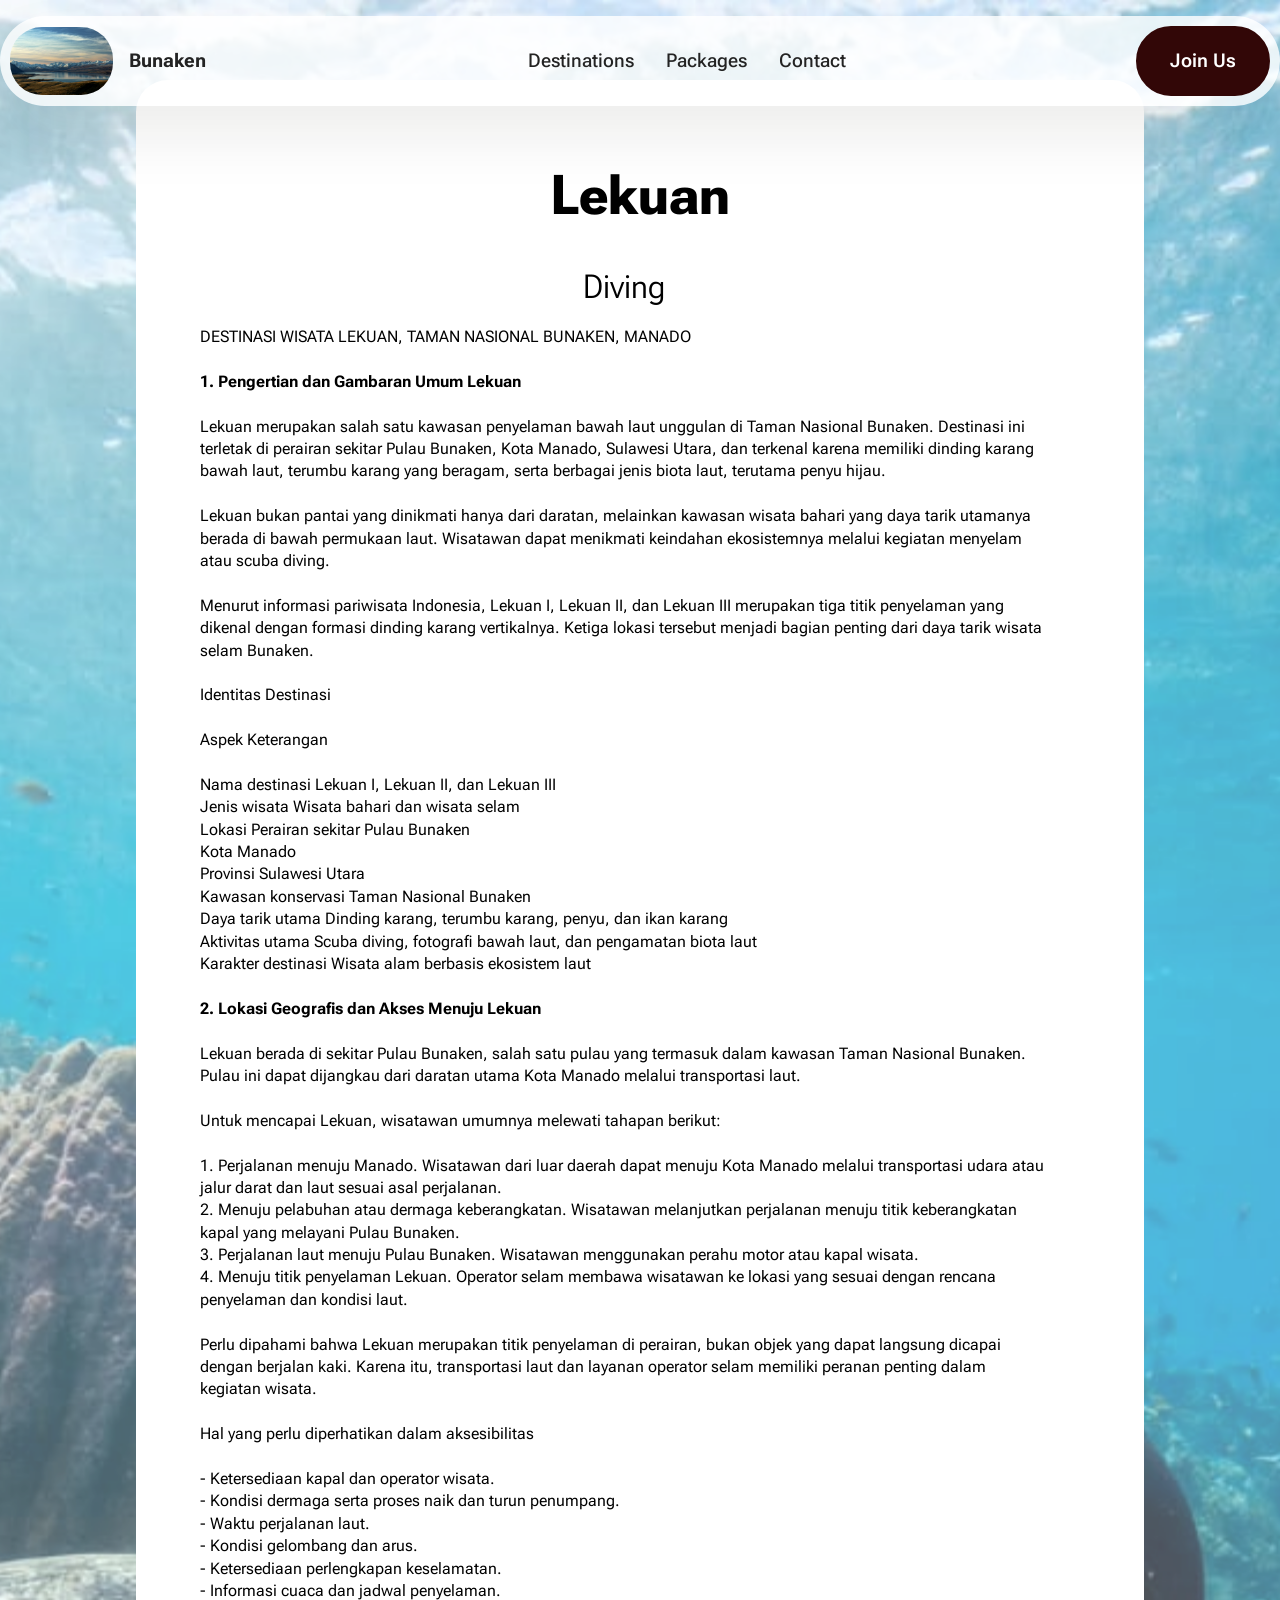
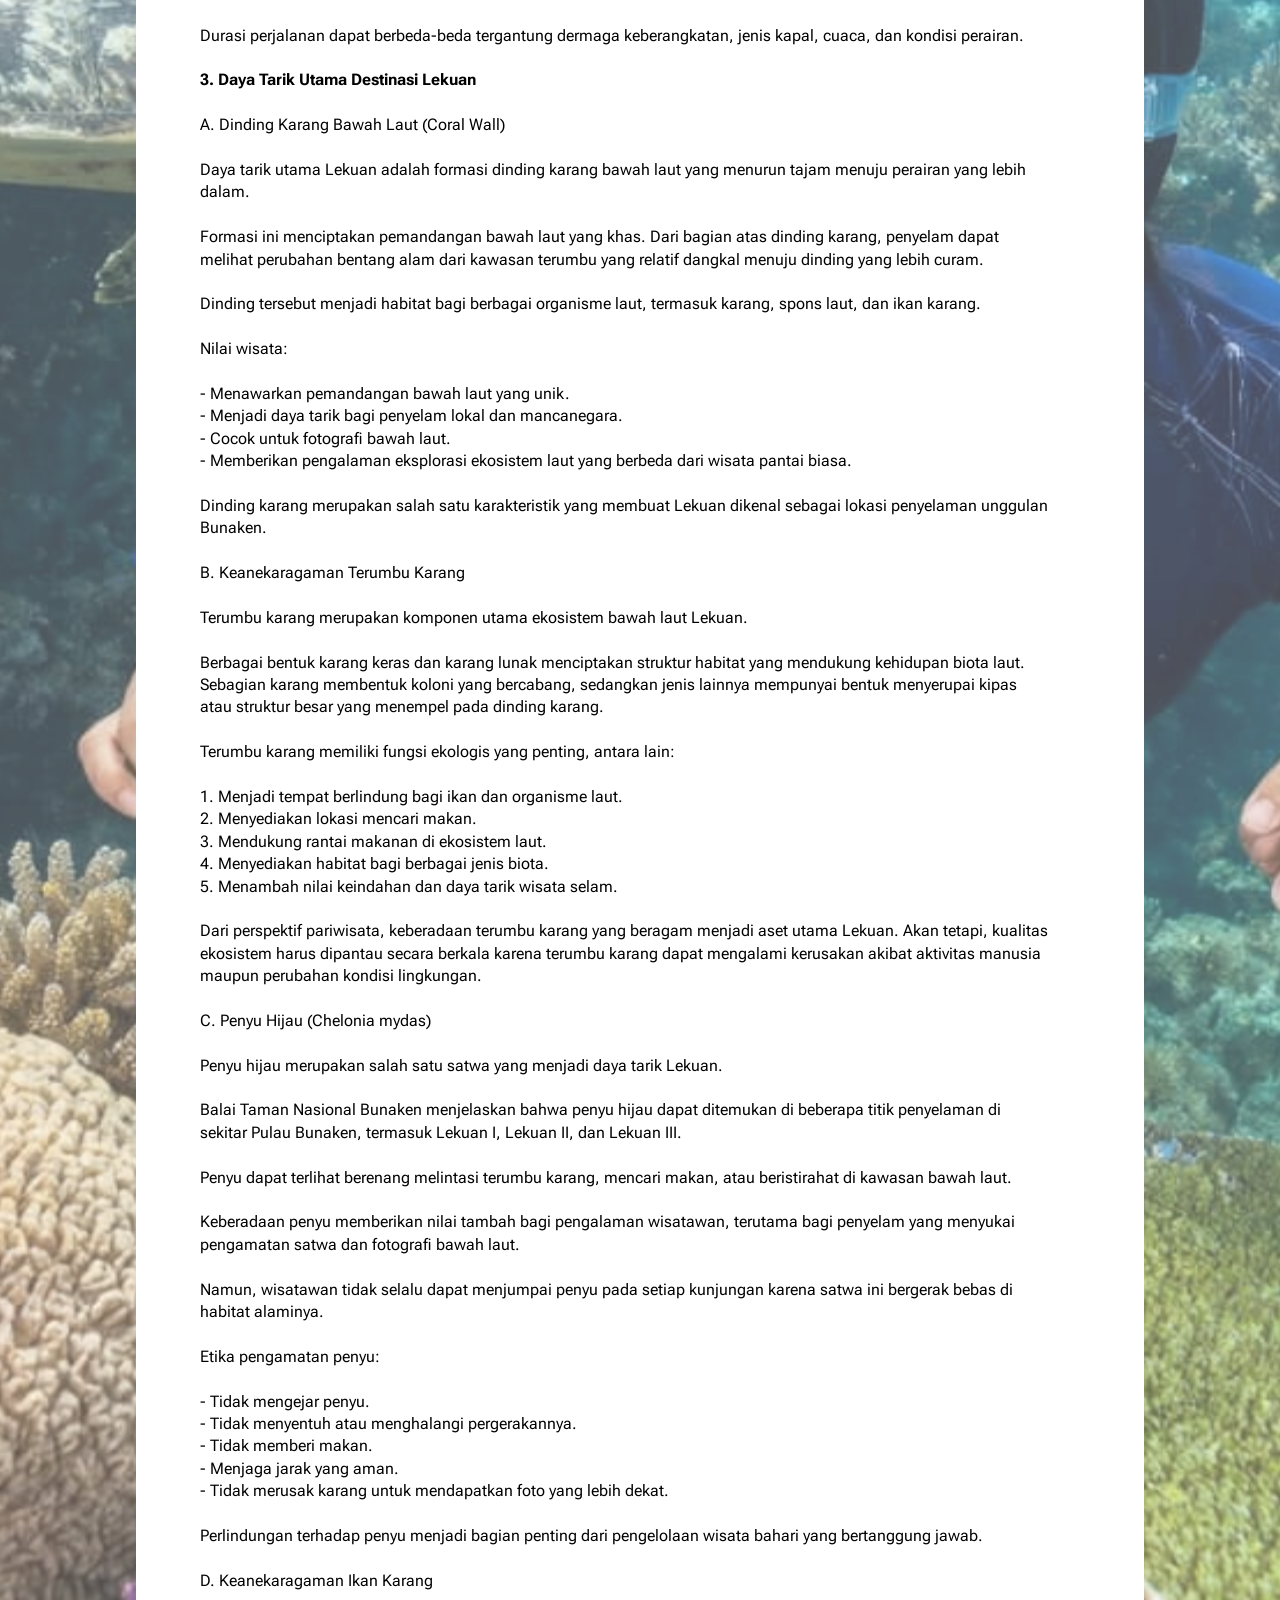
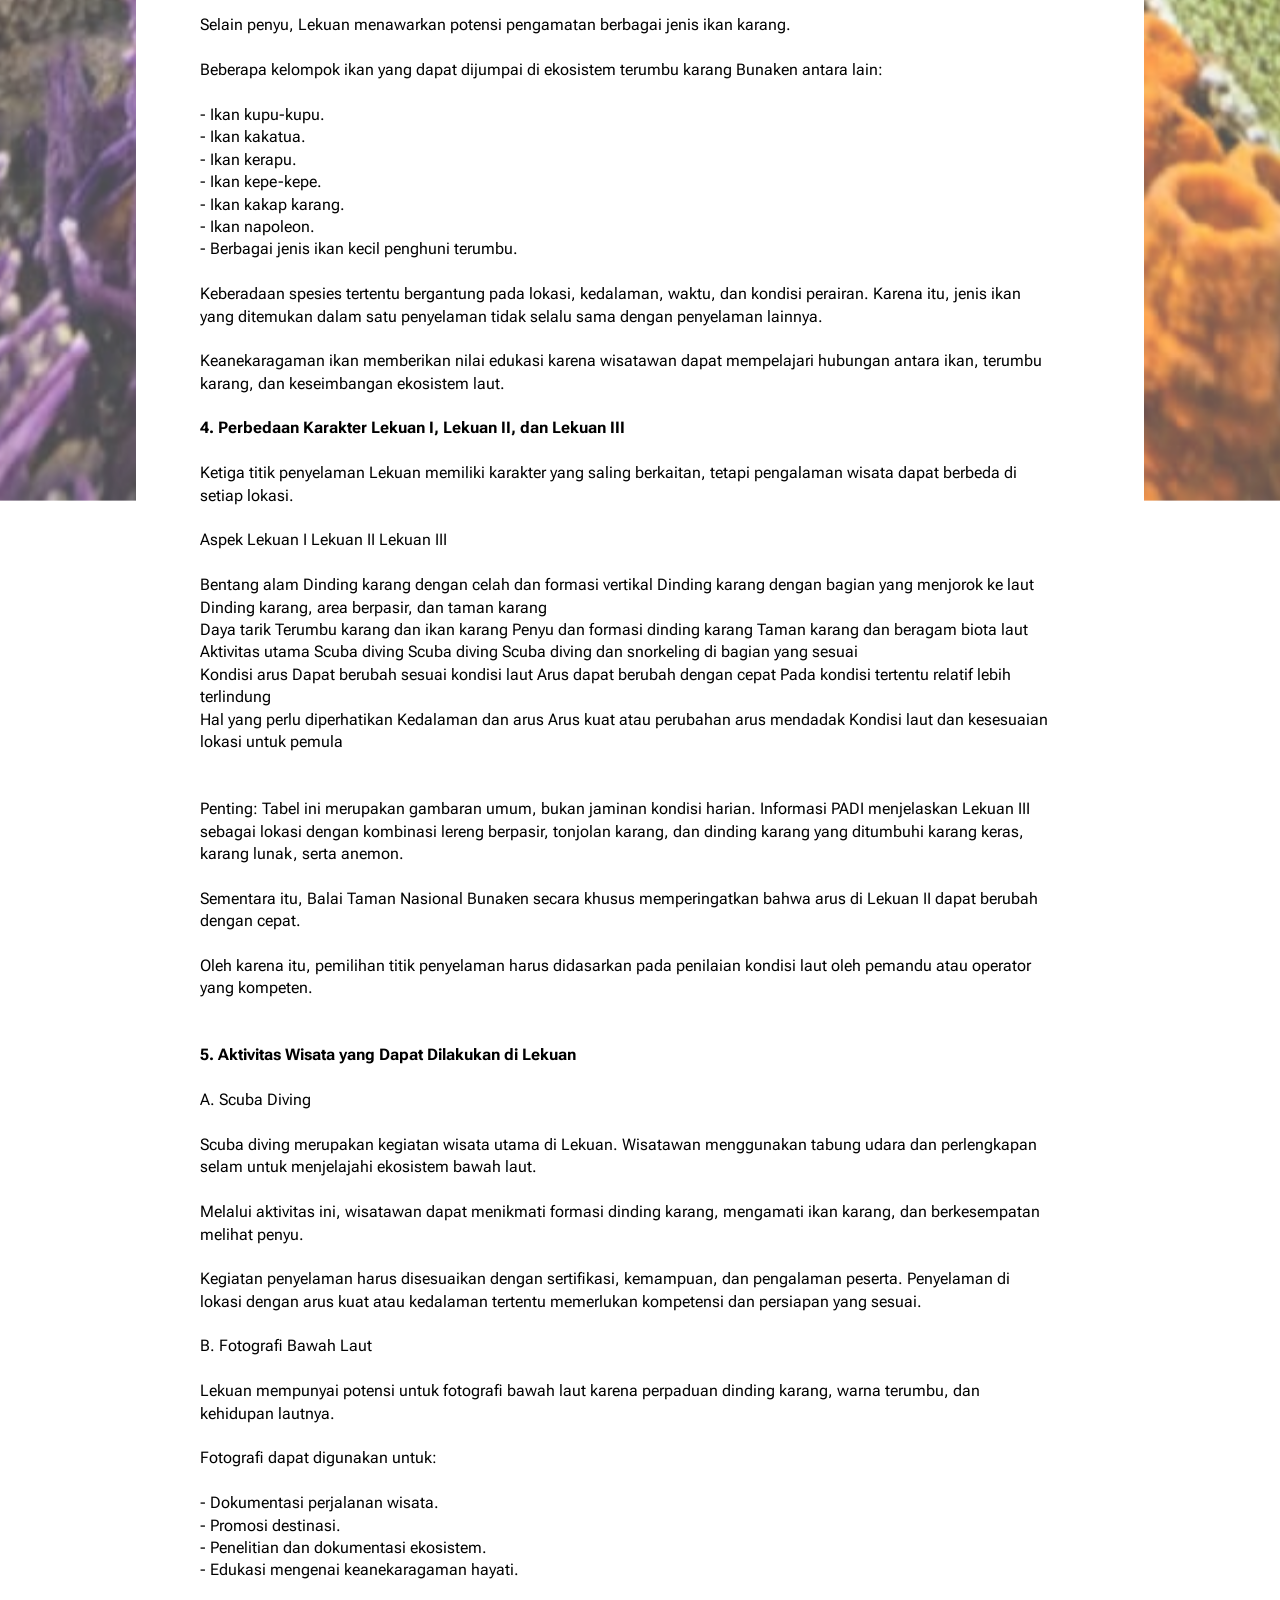
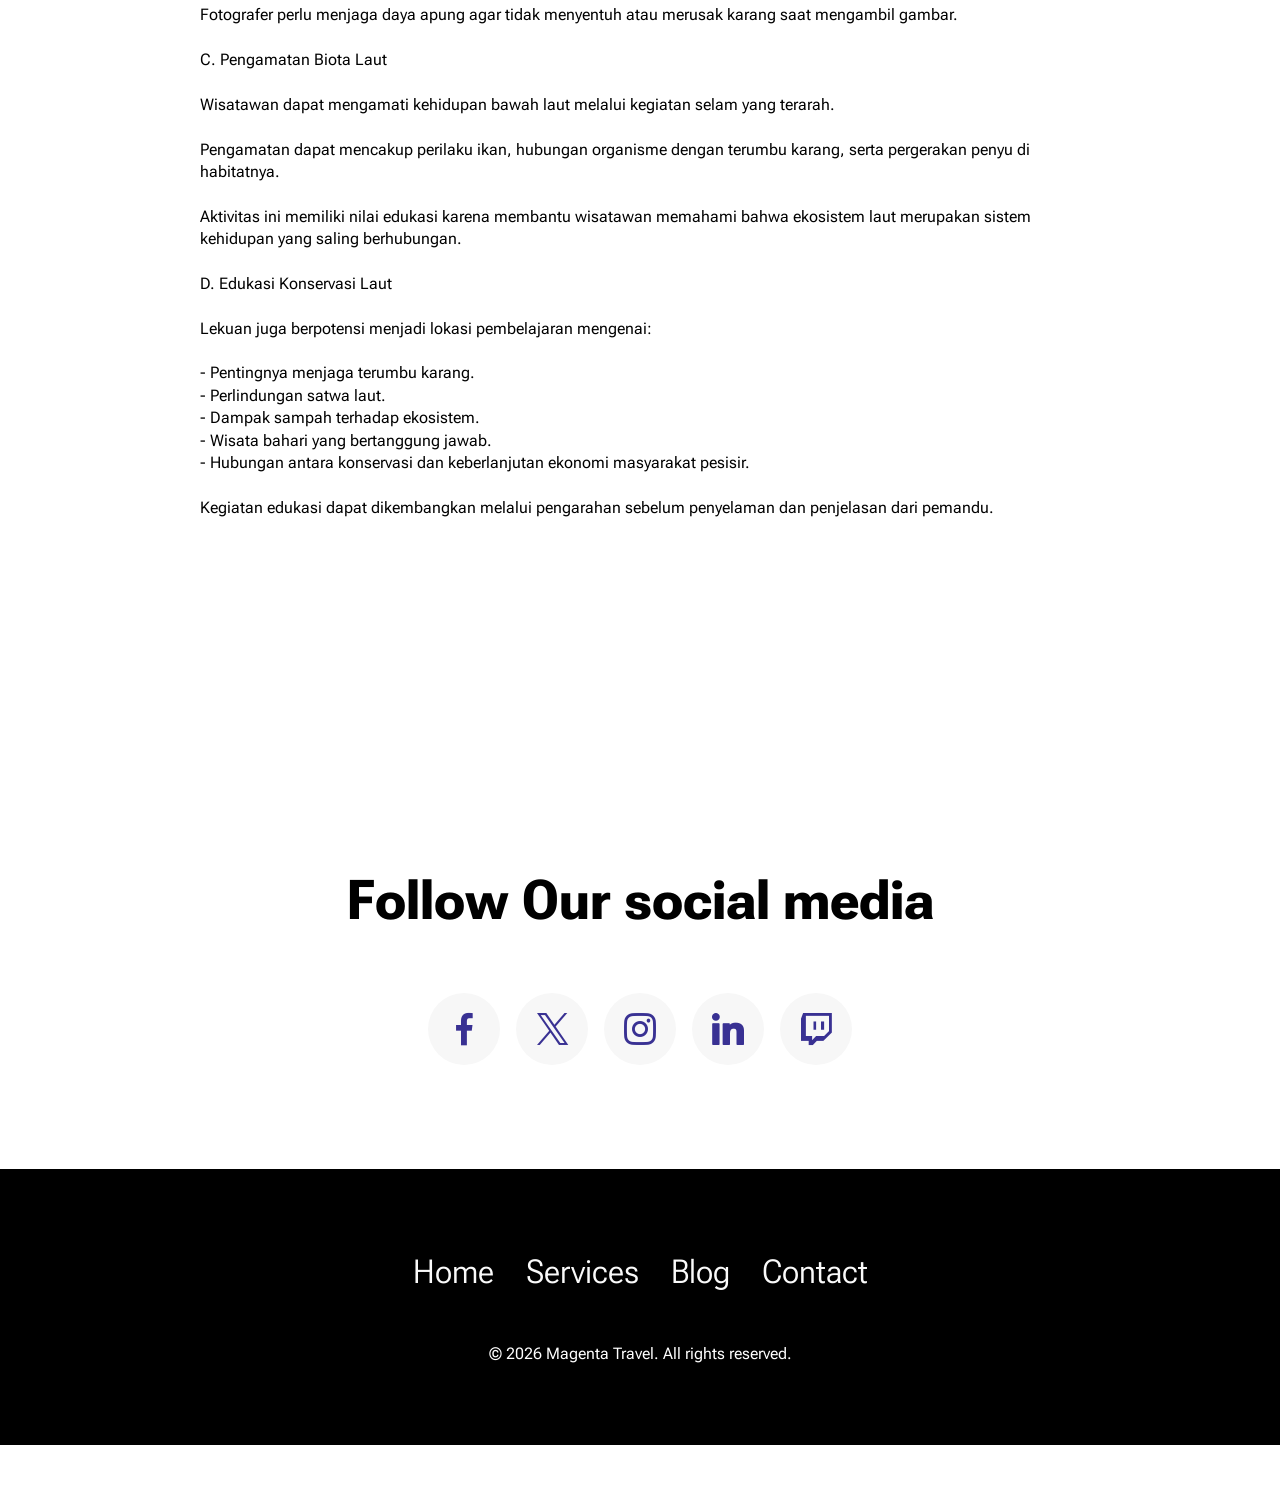
<file: page4.html>
<!DOCTYPE html>
<html  >
<head>
  <!-- Site made with Mobirise Website Builder v6.1.12, https://mobirise.com -->
  <meta charset="UTF-8">
  <meta http-equiv="X-UA-Compatible" content="IE=edge">
  <meta name="generator" content="Mobirise v6.1.12, mobirise.com">
  <meta name="viewport" content="width=device-width, initial-scale=1, minimum-scale=1">
  <link rel="shortcut icon" href="assets/images/photo-1465056836041-7f43ac27dcb5.jpeg" type="image/x-icon">
  <meta name="description" content="">
  
  
  <title>Lekuan</title>
  <link rel="stylesheet" href="assets/web/assets/mobirise-icons2/mobirise2.css">
  <link rel="stylesheet" href="assets/bootstrap/css/bootstrap.min.css">
  <link rel="stylesheet" href="assets/parallax/jarallax.css">
  <link rel="stylesheet" href="assets/animatecss/animate.css">
  <link rel="stylesheet" href="assets/dropdown/css/style.css">
  <link rel="stylesheet" href="assets/socicon/css/styles.css">
  <link rel="stylesheet" href="assets/theme/css/style.css">
  <link rel="preload" href="https://fonts.googleapis.com/css?family=Inter+Tight:100,200,300,400,500,600,700,800,900,100i,200i,300i,400i,500i,600i,700i,800i,900i&display=swap" as="style" onload="this.onload=null;this.rel='stylesheet'">
  <noscript><link rel="stylesheet" href="https://fonts.googleapis.com/css?family=Inter+Tight:100,200,300,400,500,600,700,800,900,100i,200i,300i,400i,500i,600i,700i,800i,900i&display=swap"></noscript>
  <link rel="preload" href="https://fonts.googleapis.com/css2?family=Roboto+Flex:wght@400;700&display=swap&display=swap" as="style" onload="this.onload=null;this.rel='stylesheet'">
  <noscript><link rel="stylesheet" href="https://fonts.googleapis.com/css2?family=Roboto+Flex:wght@400;700&display=swap&display=swap"></noscript>
  <link rel="preload" as="style" href="assets/mobirise/css/mbr-additional.css?v=kV03fJ"><link rel="stylesheet" href="assets/mobirise/css/mbr-additional.css?v=kV03fJ" type="text/css">

  
  
  
</head>
<body>
  
  <section data-bs-version="5.1" class="menu menu2 cid-vyyZOIzXQF" once="menu" id="menu02-i">
	

	<nav class="navbar navbar-dropdown navbar-fixed-top navbar-expand-lg">
		<div class="container">
			<div class="navbar-brand">
				<span class="navbar-logo">
					<a href="https://mobiri.se">
						<img src="assets/images/photo-1465056836041-7f43ac27dcb5.jpeg" alt="Mobirise Website Builder" style="height: 4.3rem;">
					</a>
				</span>
				<span class="navbar-caption-wrap"><a class="navbar-caption text-black text-primary display-4" href="index.html">Bunaken</a></span>
			</div>
			<button class="navbar-toggler" type="button" data-toggle="collapse" data-bs-toggle="collapse" data-target="#navbarSupportedContent" data-bs-target="#navbarSupportedContent" aria-controls="navbarNavAltMarkup" aria-expanded="false" aria-label="Toggle navigation">
				<div class="hamburger">
					<span></span>
					<span></span>
					<span></span>
					<span></span>
				</div>
			</button>
			<div class="collapse navbar-collapse" id="navbarSupportedContent">
				<ul class="navbar-nav nav-dropdown" data-app-modern-menu="true"><li class="nav-item">
						<a class="nav-link link text-black text-primary display-4" href="index.html#about-us-5-vwAIilyypB">Destinations</a>
					</li>
					<li class="nav-item">
						<a class="nav-link link text-black text-primary display-4" href="index.html#pricing-cards-1-vwAIilwwcE" aria-expanded="false">Packages</a>
					</li>
					<li class="nav-item">
						<a class="nav-link link text-black display-4" href="https://mobiri.se">Contact</a>
					</li></ul>
				
				<div class="navbar-buttons mbr-section-btn">
					<a class="btn btn-primary display-4" href="https://mobiri.se">Join Us</a>
				</div>
			</div>
		</div>
	</nav>
</section>

<section data-bs-version="5.1" class="article07 cid-vyz0cFAqT5 mbr-parallax-background" id="article07-m">
  

  
  <div class="mbr-overlay" style="opacity: 0.3; background-color: rgb(255, 255, 255);"></div>
  <div class="container">
    <div class="row justify-content-center">
      <div class="card col-md-12 col-lg-10">
        <div class="card-wrapper">
          <h3 class="card-title mbr-fonts-style mbr-white mt-3 mb-4 display-2"><strong>Lekuan</strong></h3>
          <div class="row card-box align-left">
            <div class="item features-without-image col-12">
              <div class="item-wrapper">
                <h4 class="mbr-section-subtitle mbr-fonts-style mb-3 display-5">Diving</h4>
                <p class="mbr-text mbr-fonts-style display-7">DESTINASI WISATA LEKUAN, TAMAN NASIONAL BUNAKEN, MANADO
<br>
<br><strong>1. Pengertian dan Gambaran Umum Lekuan
</strong><br>
<br>Lekuan merupakan salah satu kawasan penyelaman bawah laut unggulan di Taman Nasional Bunaken. Destinasi ini terletak di perairan sekitar Pulau Bunaken, Kota Manado, Sulawesi Utara, dan terkenal karena memiliki dinding karang bawah laut, terumbu karang yang beragam, serta berbagai jenis biota laut, terutama penyu hijau.
<br>
<br>Lekuan bukan pantai yang dinikmati hanya dari daratan, melainkan kawasan wisata bahari yang daya tarik utamanya berada di bawah permukaan laut. Wisatawan dapat menikmati keindahan ekosistemnya melalui kegiatan menyelam atau scuba diving.
<br>
<br>Menurut informasi pariwisata Indonesia, Lekuan I, Lekuan II, dan Lekuan III merupakan tiga titik penyelaman yang dikenal dengan formasi dinding karang vertikalnya. Ketiga lokasi tersebut menjadi bagian penting dari daya tarik wisata selam Bunaken. 
<br>
<br>Identitas Destinasi
<br>
<br>Aspek	Keterangan
<br>
<br>Nama destinasi	Lekuan I, Lekuan II, dan Lekuan III
<br>Jenis wisata	Wisata bahari dan wisata selam
<br>Lokasi	Perairan sekitar Pulau Bunaken
<br>Kota	Manado
<br>Provinsi	Sulawesi Utara
<br>Kawasan konservasi	Taman Nasional Bunaken
<br>Daya tarik utama	Dinding karang, terumbu karang, penyu, dan ikan karang
<br>Aktivitas utama	Scuba diving, fotografi bawah laut, dan pengamatan biota laut
<br>Karakter destinasi	Wisata alam berbasis ekosistem laut
<br><br><strong>2. Lokasi Geografis dan Akses Menuju Lekuan
<br></strong>
<br>Lekuan berada di sekitar Pulau Bunaken, salah satu pulau yang termasuk dalam kawasan Taman Nasional Bunaken. Pulau ini dapat dijangkau dari daratan utama Kota Manado melalui transportasi laut.
<br>
<br>Untuk mencapai Lekuan, wisatawan umumnya melewati tahapan berikut:
<br>
<br>1. Perjalanan menuju Manado. Wisatawan dari luar daerah dapat menuju Kota Manado melalui transportasi udara atau jalur darat dan laut sesuai asal perjalanan.
<br>2. Menuju pelabuhan atau dermaga keberangkatan. Wisatawan melanjutkan perjalanan menuju titik keberangkatan kapal yang melayani Pulau Bunaken.
<br>3. Perjalanan laut menuju Pulau Bunaken. Wisatawan menggunakan perahu motor atau kapal wisata.
<br>4. Menuju titik penyelaman Lekuan. Operator selam membawa wisatawan ke lokasi yang sesuai dengan rencana penyelaman dan kondisi laut.
<br>
<br>Perlu dipahami bahwa Lekuan merupakan titik penyelaman di perairan, bukan objek yang dapat langsung dicapai dengan berjalan kaki. Karena itu, transportasi laut dan layanan operator selam memiliki peranan penting dalam kegiatan wisata.
<br>
<br>Hal yang perlu diperhatikan dalam aksesibilitas
<br>
<br>- Ketersediaan kapal dan operator wisata.
<br>- Kondisi dermaga serta proses naik dan turun penumpang.
<br>- Waktu perjalanan laut.
<br>- Kondisi gelombang dan arus.
<br>- Ketersediaan perlengkapan keselamatan.
<br>- Informasi cuaca dan jadwal penyelaman.
<br>
<br>Durasi perjalanan dapat berbeda-beda tergantung dermaga keberangkatan, jenis kapal, cuaca, dan kondisi perairan.
<br><br><strong>3. Daya Tarik Utama Destinasi Lekuan
</strong><br>
<br>A. Dinding Karang Bawah Laut (Coral Wall)
<br>
<br>Daya tarik utama Lekuan adalah formasi dinding karang bawah laut yang menurun tajam menuju perairan yang lebih dalam.
<br>
<br>Formasi ini menciptakan pemandangan bawah laut yang khas. Dari bagian atas dinding karang, penyelam dapat melihat perubahan bentang alam dari kawasan terumbu yang relatif dangkal menuju dinding yang lebih curam.
<br>
<br>Dinding tersebut menjadi habitat bagi berbagai organisme laut, termasuk karang, spons laut, dan ikan karang.
<br>
<br>Nilai wisata:
<br>
<br>- Menawarkan pemandangan bawah laut yang unik.
<br>- Menjadi daya tarik bagi penyelam lokal dan mancanegara.
<br>- Cocok untuk fotografi bawah laut.
<br>- Memberikan pengalaman eksplorasi ekosistem laut yang berbeda dari wisata pantai biasa.
<br>
<br>Dinding karang merupakan salah satu karakteristik yang membuat Lekuan dikenal sebagai lokasi penyelaman unggulan Bunaken. 
<br>
<br>B. Keanekaragaman Terumbu Karang
<br>
<br>Terumbu karang merupakan komponen utama ekosistem bawah laut Lekuan.
<br>
<br>Berbagai bentuk karang keras dan karang lunak menciptakan struktur habitat yang mendukung kehidupan biota laut. Sebagian karang membentuk koloni yang bercabang, sedangkan jenis lainnya mempunyai bentuk menyerupai kipas atau struktur besar yang menempel pada dinding karang.
<br>
<br>Terumbu karang memiliki fungsi ekologis yang penting, antara lain:
<br>
<br>1. Menjadi tempat berlindung bagi ikan dan organisme laut.
<br>2. Menyediakan lokasi mencari makan.
<br>3. Mendukung rantai makanan di ekosistem laut.
<br>4. Menyediakan habitat bagi berbagai jenis biota.
<br>5. Menambah nilai keindahan dan daya tarik wisata selam.
<br>
<br>Dari perspektif pariwisata, keberadaan terumbu karang yang beragam menjadi aset utama Lekuan. Akan tetapi, kualitas ekosistem harus dipantau secara berkala karena terumbu karang dapat mengalami kerusakan akibat aktivitas manusia maupun perubahan kondisi lingkungan.
<br>
<br>C. Penyu Hijau (Chelonia mydas)
<br>
<br>Penyu hijau merupakan salah satu satwa yang menjadi daya tarik Lekuan.
<br>
<br>Balai Taman Nasional Bunaken menjelaskan bahwa penyu hijau dapat ditemukan di beberapa titik penyelaman di sekitar Pulau Bunaken, termasuk Lekuan I, Lekuan II, dan Lekuan III. 
<br>
<br>Penyu dapat terlihat berenang melintasi terumbu karang, mencari makan, atau beristirahat di kawasan bawah laut.
<br>
<br>Keberadaan penyu memberikan nilai tambah bagi pengalaman wisatawan, terutama bagi penyelam yang menyukai pengamatan satwa dan fotografi bawah laut.
<br>
<br>Namun, wisatawan tidak selalu dapat menjumpai penyu pada setiap kunjungan karena satwa ini bergerak bebas di habitat alaminya.
<br>
<br>Etika pengamatan penyu:
<br>
<br>- Tidak mengejar penyu.
<br>- Tidak menyentuh atau menghalangi pergerakannya.
<br>- Tidak memberi makan.
<br>- Menjaga jarak yang aman.
<br>- Tidak merusak karang untuk mendapatkan foto yang lebih dekat.
<br>
<br>Perlindungan terhadap penyu menjadi bagian penting dari pengelolaan wisata bahari yang bertanggung jawab.
<br>
<br>D. Keanekaragaman Ikan Karang
<br>
<br>Selain penyu, Lekuan menawarkan potensi pengamatan berbagai jenis ikan karang.
<br>
<br>Beberapa kelompok ikan yang dapat dijumpai di ekosistem terumbu karang Bunaken antara lain:
<br>
<br>- Ikan kupu-kupu.
<br>- Ikan kakatua.
<br>- Ikan kerapu.
<br>- Ikan kepe-kepe.
<br>- Ikan kakap karang.
<br>- Ikan napoleon.
<br>- Berbagai jenis ikan kecil penghuni terumbu.
<br>
<br>Keberadaan spesies tertentu bergantung pada lokasi, kedalaman, waktu, dan kondisi perairan. Karena itu, jenis ikan yang ditemukan dalam satu penyelaman tidak selalu sama dengan penyelaman lainnya.
<br>
<br>Keanekaragaman ikan memberikan nilai edukasi karena wisatawan dapat mempelajari hubungan antara ikan, terumbu karang, dan keseimbangan ekosistem laut.
<br><br><strong>4. Perbedaan Karakter Lekuan I, Lekuan II, dan Lekuan III
</strong><br>
<br>Ketiga titik penyelaman Lekuan memiliki karakter yang saling berkaitan, tetapi pengalaman wisata dapat berbeda di setiap lokasi.
<br>
<br>Aspek	Lekuan I	Lekuan II	Lekuan III
<br>
<br>Bentang alam	Dinding karang dengan celah dan formasi vertikal	Dinding karang dengan bagian yang menjorok ke laut	Dinding karang, area berpasir, dan taman karang
<br>Daya tarik	Terumbu karang dan ikan karang	Penyu dan formasi dinding karang	Taman karang dan beragam biota laut
<br>Aktivitas utama	Scuba diving	Scuba diving	Scuba diving dan snorkeling di bagian yang sesuai
<br>Kondisi arus	Dapat berubah sesuai kondisi laut	Arus dapat berubah dengan cepat	Pada kondisi tertentu relatif lebih terlindung
<br>Hal yang perlu diperhatikan	Kedalaman dan arus	Arus kuat atau perubahan arus mendadak	Kondisi laut dan kesesuaian lokasi untuk pemula
<br>
<br>
<br>Penting: Tabel ini merupakan gambaran umum, bukan jaminan kondisi harian. Informasi PADI menjelaskan Lekuan III sebagai lokasi dengan kombinasi lereng berpasir, tonjolan karang, dan dinding karang yang ditumbuhi karang keras, karang lunak, serta anemon. 
<br>
<br>Sementara itu, Balai Taman Nasional Bunaken secara khusus memperingatkan bahwa arus di Lekuan II dapat berubah dengan cepat. 
<br>
<br>Oleh karena itu, pemilihan titik penyelaman harus didasarkan pada penilaian kondisi laut oleh pemandu atau operator yang kompeten.
<br><br>
<br><strong>5. Aktivitas Wisata yang Dapat Dilakukan di Lekuan
</strong><br>
<br>A. Scuba Diving
<br>
<br>Scuba diving merupakan kegiatan wisata utama di Lekuan. Wisatawan menggunakan tabung udara dan perlengkapan selam untuk menjelajahi ekosistem bawah laut.
<br>
<br>Melalui aktivitas ini, wisatawan dapat menikmati formasi dinding karang, mengamati ikan karang, dan berkesempatan melihat penyu.
<br>
<br>Kegiatan penyelaman harus disesuaikan dengan sertifikasi, kemampuan, dan pengalaman peserta. Penyelaman di lokasi dengan arus kuat atau kedalaman tertentu memerlukan kompetensi dan persiapan yang sesuai.
<br>
<br>B. Fotografi Bawah Laut
<br>
<br>Lekuan mempunyai potensi untuk fotografi bawah laut karena perpaduan dinding karang, warna terumbu, dan kehidupan lautnya.
<br>
<br>Fotografi dapat digunakan untuk:
<br>
<br>- Dokumentasi perjalanan wisata.
<br>- Promosi destinasi.
<br>- Penelitian dan dokumentasi ekosistem.
<br>- Edukasi mengenai keanekaragaman hayati.
<br>
<br>Fotografer perlu menjaga daya apung agar tidak menyentuh atau merusak karang saat mengambil gambar.
<br>
<br>C. Pengamatan Biota Laut
<br>
<br>Wisatawan dapat mengamati kehidupan bawah laut melalui kegiatan selam yang terarah.
<br>
<br>Pengamatan dapat mencakup perilaku ikan, hubungan organisme dengan terumbu karang, serta pergerakan penyu di habitatnya.
<br>
<br>Aktivitas ini memiliki nilai edukasi karena membantu wisatawan memahami bahwa ekosistem laut merupakan sistem kehidupan yang saling berhubungan.
<br>
<br>D. Edukasi Konservasi Laut
<br>
<br>Lekuan juga berpotensi menjadi lokasi pembelajaran mengenai:
<br>
<br>- Pentingnya menjaga terumbu karang.
<br>- Perlindungan satwa laut.
<br>- Dampak sampah terhadap ekosistem.
<br>- Wisata bahari yang bertanggung jawab.
<br>- Hubungan antara konservasi dan keberlanjutan ekonomi masyarakat pesisir.
<br>
<br>Kegiatan edukasi dapat dikembangkan melalui pengarahan sebelum penyelaman dan penjelasan dari pemandu.
<br><br>
<br><br><br></p>
              </div>
            </div>
            
            
            
          </div>
          
        </div>
      </div>
    </div>
  </div>
</section>

<section data-bs-version="5.1" class="social05 cid-vyyZOJxDet" id="social05-k">
    

    

    <div class="container">
        <div class="row">
            <h3 class="mbr-section-title align-center mb-5 mbr-fonts-style display-2">
                <strong>Follow Our social media</strong></h3>
            <div class="col-12">
                <div class="social-row">
                    <div class="soc-item">
                        <a href="https://mobiri.se/" target="_blank">
                            <span class="mbr-iconfont socicon socicon-facebook"></span>
                        </a>
                    </div>
                    <div class="soc-item">
                        <a href="https://mobiri.se/" target="_blank">
                            <span class="mbr-iconfont socicon-twitter socicon"></span>
                        </a>
                    </div>
                    <div class="soc-item">
                        <a href="https://mobiri.se/" target="_blank">
                            <span class="mbr-iconfont socicon-instagram socicon"></span>
                        </a>
                    </div>
                    <div class="soc-item">
                        <a href="https://mobiri.se/" target="_blank">
                            <span class="mbr-iconfont socicon socicon-linkedin"></span>
                        </a>
                    </div>
                    <div class="soc-item">
                        <a href="https://mobiri.se/" target="_blank">
                            <span class="mbr-iconfont socicon socicon-twitch"></span>
                        </a>
                    </div>
                </div>
            </div>
        </div>
    </div>
</section>

<section data-bs-version="5.1" class="footer3 cid-vyyZOJXSkO" once="footers" id="footer03-l">

        

    

    <div class="container">
        <div class="row">
            <div class="row-links">
                <ul class="header-menu">
                  
                  
                  
                  
                <li class="header-menu-item mbr-fonts-style display-5">
                    <a href="index.html" class="text-white text-primary">Home</a>
                  </li><li class="header-menu-item mbr-fonts-style display-5">
                    <a href="#" class="text-white">Services</a>
                  </li><li class="header-menu-item mbr-fonts-style display-5">
                    <a href="#" class="text-white">Blog</a>
                  </li><li class="header-menu-item mbr-fonts-style display-5">
                    <a href="#" class="text-white">Contact</a>
                  </li></ul>
              </div>

            
            <div class="col-12 mt-4">
                <p class="mbr-fonts-style copyright display-7">© 2026 Magenta Travel. All rights reserved.</p>
            </div>
        </div>
    </div>
</section><section class="display-7" style="padding: 0;align-items: center;justify-content: center;flex-wrap: wrap;    align-content: center;display: flex;position: relative;height: 4rem;"><a href="https://mobiri.se/" style="flex: 1 1;height: 4rem;position: absolute;width: 100%;z-index: 1;"><img alt="" style="height: 4rem;" src="[data-uri]"></a><p style="margin: 0;text-align: center;" class="display-7">&#8204;</p><a style="z-index:1" href="https://mobirise.com/builder/ai-website-maker.html">Best AI Website Maker</a></section><script src="assets/bootstrap/js/bootstrap.bundle.min.js"></script>  <script src="assets/parallax/jarallax.js"></script>  <script src="assets/smoothscroll/smooth-scroll.js"></script>  <script src="assets/ytplayer/index.js"></script>  <script src="assets/dropdown/js/navbar-dropdown.js"></script>  <script src="assets/theme/js/script.js"></script>  
  
  
  <input name="animation" type="hidden">
  </body>
</html>
</file>
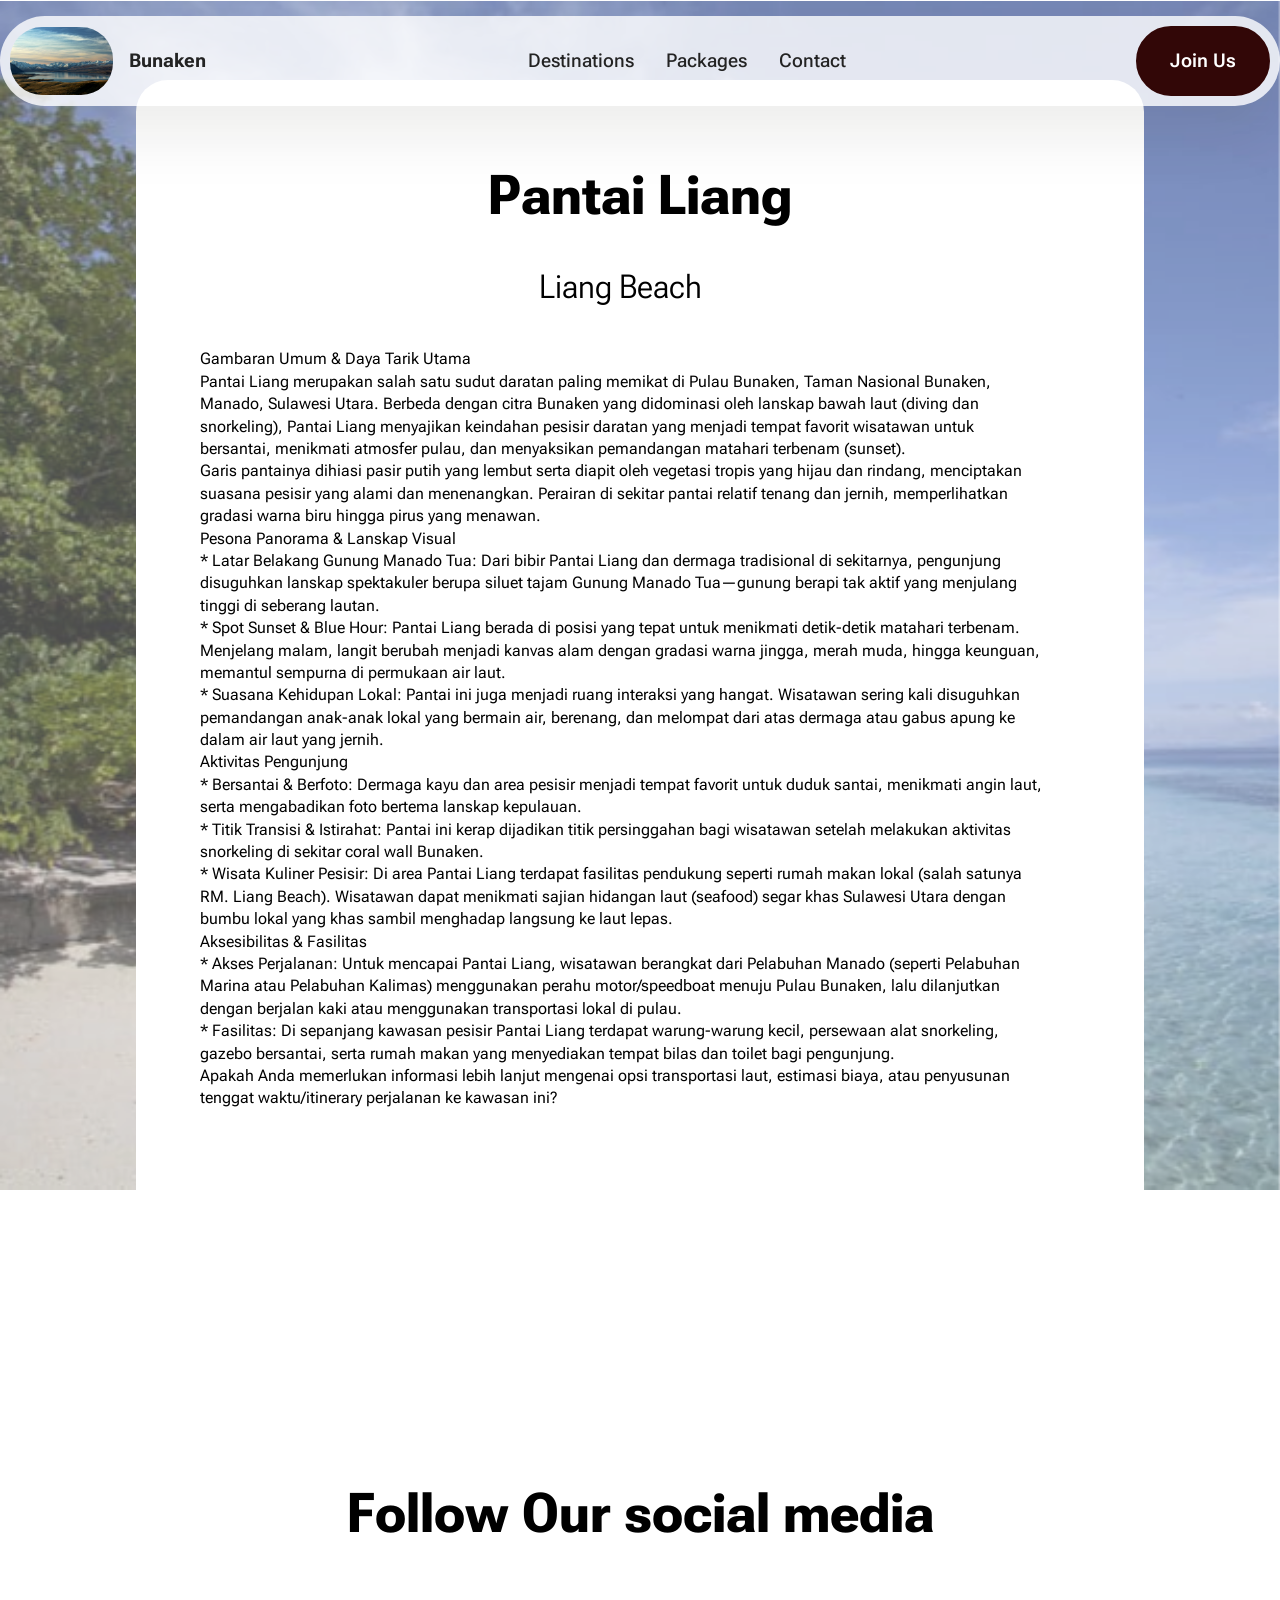
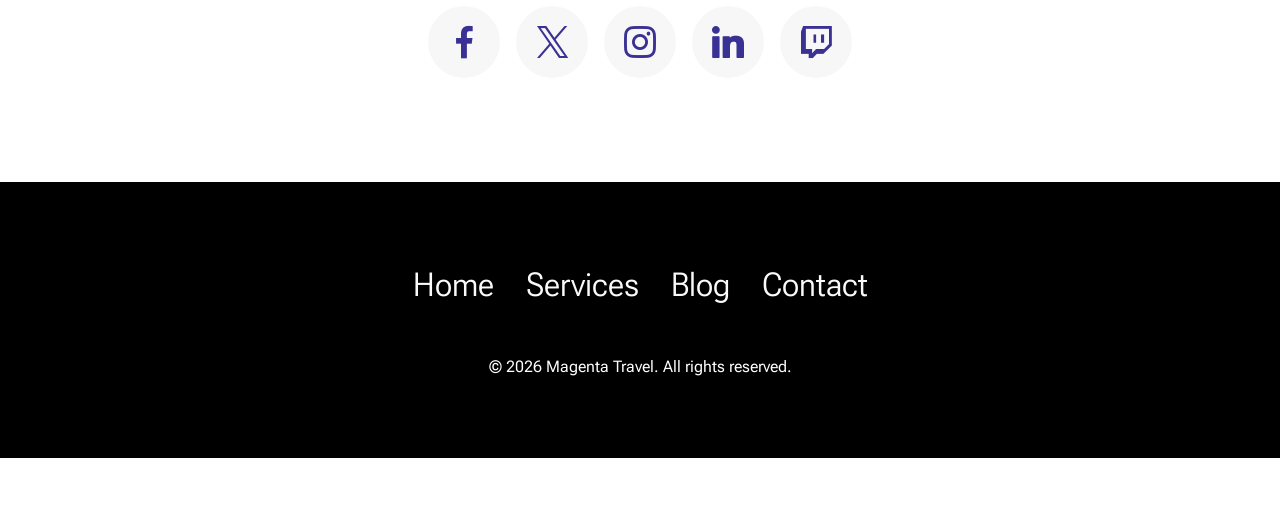
<file: page5.html>
<!DOCTYPE html>
<html  >
<head>
  <!-- Site made with Mobirise Website Builder v6.1.12, https://mobirise.com -->
  <meta charset="UTF-8">
  <meta http-equiv="X-UA-Compatible" content="IE=edge">
  <meta name="generator" content="Mobirise v6.1.12, mobirise.com">
  <meta name="viewport" content="width=device-width, initial-scale=1, minimum-scale=1">
  <link rel="shortcut icon" href="assets/images/photo-1465056836041-7f43ac27dcb5.jpeg" type="image/x-icon">
  <meta name="description" content="">
  
  
  <title>Pantai Liang</title>
  <link rel="stylesheet" href="assets/web/assets/mobirise-icons2/mobirise2.css">
  <link rel="stylesheet" href="assets/bootstrap/css/bootstrap.min.css">
  <link rel="stylesheet" href="assets/parallax/jarallax.css">
  <link rel="stylesheet" href="assets/animatecss/animate.css">
  <link rel="stylesheet" href="assets/dropdown/css/style.css">
  <link rel="stylesheet" href="assets/socicon/css/styles.css">
  <link rel="stylesheet" href="assets/theme/css/style.css">
  <link rel="preload" href="https://fonts.googleapis.com/css?family=Inter+Tight:100,200,300,400,500,600,700,800,900,100i,200i,300i,400i,500i,600i,700i,800i,900i&display=swap" as="style" onload="this.onload=null;this.rel='stylesheet'">
  <noscript><link rel="stylesheet" href="https://fonts.googleapis.com/css?family=Inter+Tight:100,200,300,400,500,600,700,800,900,100i,200i,300i,400i,500i,600i,700i,800i,900i&display=swap"></noscript>
  <link rel="preload" href="https://fonts.googleapis.com/css2?family=Roboto+Flex:wght@400;700&display=swap&display=swap" as="style" onload="this.onload=null;this.rel='stylesheet'">
  <noscript><link rel="stylesheet" href="https://fonts.googleapis.com/css2?family=Roboto+Flex:wght@400;700&display=swap&display=swap"></noscript>
  <link rel="preload" as="style" href="assets/mobirise/css/mbr-additional.css?v=C9asCt"><link rel="stylesheet" href="assets/mobirise/css/mbr-additional.css?v=C9asCt" type="text/css">

  
  
  
</head>
<body>
  
  <section data-bs-version="5.1" class="menu menu2 cid-vyz4RC60eo" once="menu" id="menu02-n">
	

	<nav class="navbar navbar-dropdown navbar-fixed-top navbar-expand-lg">
		<div class="container">
			<div class="navbar-brand">
				<span class="navbar-logo">
					<a href="https://mobiri.se">
						<img src="assets/images/photo-1465056836041-7f43ac27dcb5.jpeg" alt="Mobirise Website Builder" style="height: 4.3rem;">
					</a>
				</span>
				<span class="navbar-caption-wrap"><a class="navbar-caption text-black text-primary display-4" href="index.html">Bunaken</a></span>
			</div>
			<button class="navbar-toggler" type="button" data-toggle="collapse" data-bs-toggle="collapse" data-target="#navbarSupportedContent" data-bs-target="#navbarSupportedContent" aria-controls="navbarNavAltMarkup" aria-expanded="false" aria-label="Toggle navigation">
				<div class="hamburger">
					<span></span>
					<span></span>
					<span></span>
					<span></span>
				</div>
			</button>
			<div class="collapse navbar-collapse" id="navbarSupportedContent">
				<ul class="navbar-nav nav-dropdown" data-app-modern-menu="true"><li class="nav-item">
						<a class="nav-link link text-black text-primary display-4" href="index.html#about-us-5-vwAIilyypB">Destinations</a>
					</li>
					<li class="nav-item">
						<a class="nav-link link text-black text-primary display-4" href="index.html#pricing-cards-1-vwAIilwwcE" aria-expanded="false">Packages</a>
					</li>
					<li class="nav-item">
						<a class="nav-link link text-black display-4" href="https://mobiri.se">Contact</a>
					</li></ul>
				
				<div class="navbar-buttons mbr-section-btn">
					<a class="btn btn-primary display-4" href="https://mobiri.se">Join Us</a>
				</div>
			</div>
		</div>
	</nav>
</section>

<section data-bs-version="5.1" class="article07 cid-vyz4RCGA1z mbr-parallax-background" id="article07-o">
  

  
  <div class="mbr-overlay" style="opacity: 0.3; background-color: rgb(255, 255, 255);"></div>
  <div class="container">
    <div class="row justify-content-center">
      <div class="card col-md-12 col-lg-10">
        <div class="card-wrapper">
          <h3 class="card-title mbr-fonts-style mbr-white mt-3 mb-4 display-2"><strong>Pantai Liang</strong></h3>
          <div class="row card-box align-left">
            <div class="item features-without-image col-12">
              <div class="item-wrapper">
                <h4 class="mbr-section-subtitle mbr-fonts-style mb-3 display-5">Liang Beach&nbsp;</h4>
                <p class="mbr-text mbr-fonts-style display-7"><br>Gambaran Umum &amp; Daya Tarik Utama
<br>Pantai Liang merupakan salah satu sudut daratan paling memikat di Pulau Bunaken, Taman Nasional Bunaken, Manado, Sulawesi Utara. Berbeda dengan citra Bunaken yang didominasi oleh lanskap bawah laut (diving dan snorkeling), Pantai Liang menyajikan keindahan pesisir daratan yang menjadi tempat favorit wisatawan untuk bersantai, menikmati atmosfer pulau, dan menyaksikan pemandangan matahari terbenam (sunset).
<br>Garis pantainya dihiasi pasir putih yang lembut serta diapit oleh vegetasi tropis yang hijau dan rindang, menciptakan suasana pesisir yang alami dan menenangkan. Perairan di sekitar pantai relatif tenang dan jernih, memperlihatkan gradasi warna biru hingga pirus yang menawan.
<br>Pesona Panorama &amp; Lanskap Visual
<br> * Latar Belakang Gunung Manado Tua: Dari bibir Pantai Liang dan dermaga tradisional di sekitarnya, pengunjung disuguhkan lanskap spektakuler berupa siluet tajam Gunung Manado Tua—gunung berapi tak aktif yang menjulang tinggi di seberang lautan.
<br> * Spot Sunset &amp; Blue Hour: Pantai Liang berada di posisi yang tepat untuk menikmati detik-detik matahari terbenam. Menjelang malam, langit berubah menjadi kanvas alam dengan gradasi warna jingga, merah muda, hingga keunguan, memantul sempurna di permukaan air laut.
<br> * Suasana Kehidupan Lokal: Pantai ini juga menjadi ruang interaksi yang hangat. Wisatawan sering kali disuguhkan pemandangan anak-anak lokal yang bermain air, berenang, dan melompat dari atas dermaga atau gabus apung ke dalam air laut yang jernih.
<br>Aktivitas Pengunjung
<br> * Bersantai &amp; Berfoto: Dermaga kayu dan area pesisir menjadi tempat favorit untuk duduk santai, menikmati angin laut, serta mengabadikan foto bertema lanskap kepulauan.
<br> * Titik Transisi &amp; Istirahat: Pantai ini kerap dijadikan titik persinggahan bagi wisatawan setelah melakukan aktivitas snorkeling di sekitar coral wall Bunaken.
<br> * Wisata Kuliner Pesisir: Di area Pantai Liang terdapat fasilitas pendukung seperti rumah makan lokal (salah satunya RM. Liang Beach). Wisatawan dapat menikmati sajian hidangan laut (seafood) segar khas Sulawesi Utara dengan bumbu lokal yang khas sambil menghadap langsung ke laut lepas.
<br>Aksesibilitas &amp; Fasilitas
<br> * Akses Perjalanan: Untuk mencapai Pantai Liang, wisatawan berangkat dari Pelabuhan Manado (seperti Pelabuhan Marina atau Pelabuhan Kalimas) menggunakan perahu motor/speedboat menuju Pulau Bunaken, lalu dilanjutkan dengan berjalan kaki atau menggunakan transportasi lokal di pulau.
<br> * Fasilitas: Di sepanjang kawasan pesisir Pantai Liang terdapat warung-warung kecil, persewaan alat snorkeling, gazebo bersantai, serta rumah makan yang menyediakan tempat bilas dan toilet bagi pengunjung.
<br>Apakah Anda memerlukan informasi lebih lanjut mengenai opsi transportasi laut, estimasi biaya, atau penyusunan tenggat waktu/itinerary perjalanan ke kawasan ini?<br><br><br>
<br><br><br></p>
              </div>
            </div>
            
            
            
          </div>
          
        </div>
      </div>
    </div>
  </div>
</section>

<section data-bs-version="5.1" class="social05 cid-vyz4RDCzy7" id="social05-p">
    

    

    <div class="container">
        <div class="row">
            <h3 class="mbr-section-title align-center mb-5 mbr-fonts-style display-2">
                <strong>Follow Our social media</strong></h3>
            <div class="col-12">
                <div class="social-row">
                    <div class="soc-item">
                        <a href="https://mobiri.se/" target="_blank">
                            <span class="mbr-iconfont socicon socicon-facebook"></span>
                        </a>
                    </div>
                    <div class="soc-item">
                        <a href="https://mobiri.se/" target="_blank">
                            <span class="mbr-iconfont socicon-twitter socicon"></span>
                        </a>
                    </div>
                    <div class="soc-item">
                        <a href="https://mobiri.se/" target="_blank">
                            <span class="mbr-iconfont socicon-instagram socicon"></span>
                        </a>
                    </div>
                    <div class="soc-item">
                        <a href="https://mobiri.se/" target="_blank">
                            <span class="mbr-iconfont socicon socicon-linkedin"></span>
                        </a>
                    </div>
                    <div class="soc-item">
                        <a href="https://mobiri.se/" target="_blank">
                            <span class="mbr-iconfont socicon socicon-twitch"></span>
                        </a>
                    </div>
                </div>
            </div>
        </div>
    </div>
</section>

<section data-bs-version="5.1" class="footer3 cid-vyz4RE14bZ" once="footers" id="footer03-q">

        

    

    <div class="container">
        <div class="row">
            <div class="row-links">
                <ul class="header-menu">
                  
                  
                  
                  
                <li class="header-menu-item mbr-fonts-style display-5">
                    <a href="index.html" class="text-white text-primary">Home</a>
                  </li><li class="header-menu-item mbr-fonts-style display-5">
                    <a href="#" class="text-white">Services</a>
                  </li><li class="header-menu-item mbr-fonts-style display-5">
                    <a href="#" class="text-white">Blog</a>
                  </li><li class="header-menu-item mbr-fonts-style display-5">
                    <a href="#" class="text-white">Contact</a>
                  </li></ul>
              </div>

            
            <div class="col-12 mt-4">
                <p class="mbr-fonts-style copyright display-7">© 2026 Magenta Travel. All rights reserved.</p>
            </div>
        </div>
    </div>
</section><section class="display-7" style="padding: 0;align-items: center;justify-content: center;flex-wrap: wrap;    align-content: center;display: flex;position: relative;height: 4rem;"><a href="https://mobiri.se/" style="flex: 1 1;height: 4rem;position: absolute;width: 100%;z-index: 1;"><img alt="" style="height: 4rem;" src="[data-uri]"></a><p style="margin: 0;text-align: center;" class="display-7">&#8204;</p><a style="z-index:1" href="https://mobirise.com/drag-drop-website-builder.html">Drag and Drop Website Builder</a></section><script src="assets/bootstrap/js/bootstrap.bundle.min.js"></script>  <script src="assets/parallax/jarallax.js"></script>  <script src="assets/smoothscroll/smooth-scroll.js"></script>  <script src="assets/ytplayer/index.js"></script>  <script src="assets/dropdown/js/navbar-dropdown.js"></script>  <script src="assets/theme/js/script.js"></script>  
  
  
  <input name="animation" type="hidden">
  </body>
</html>
</file>
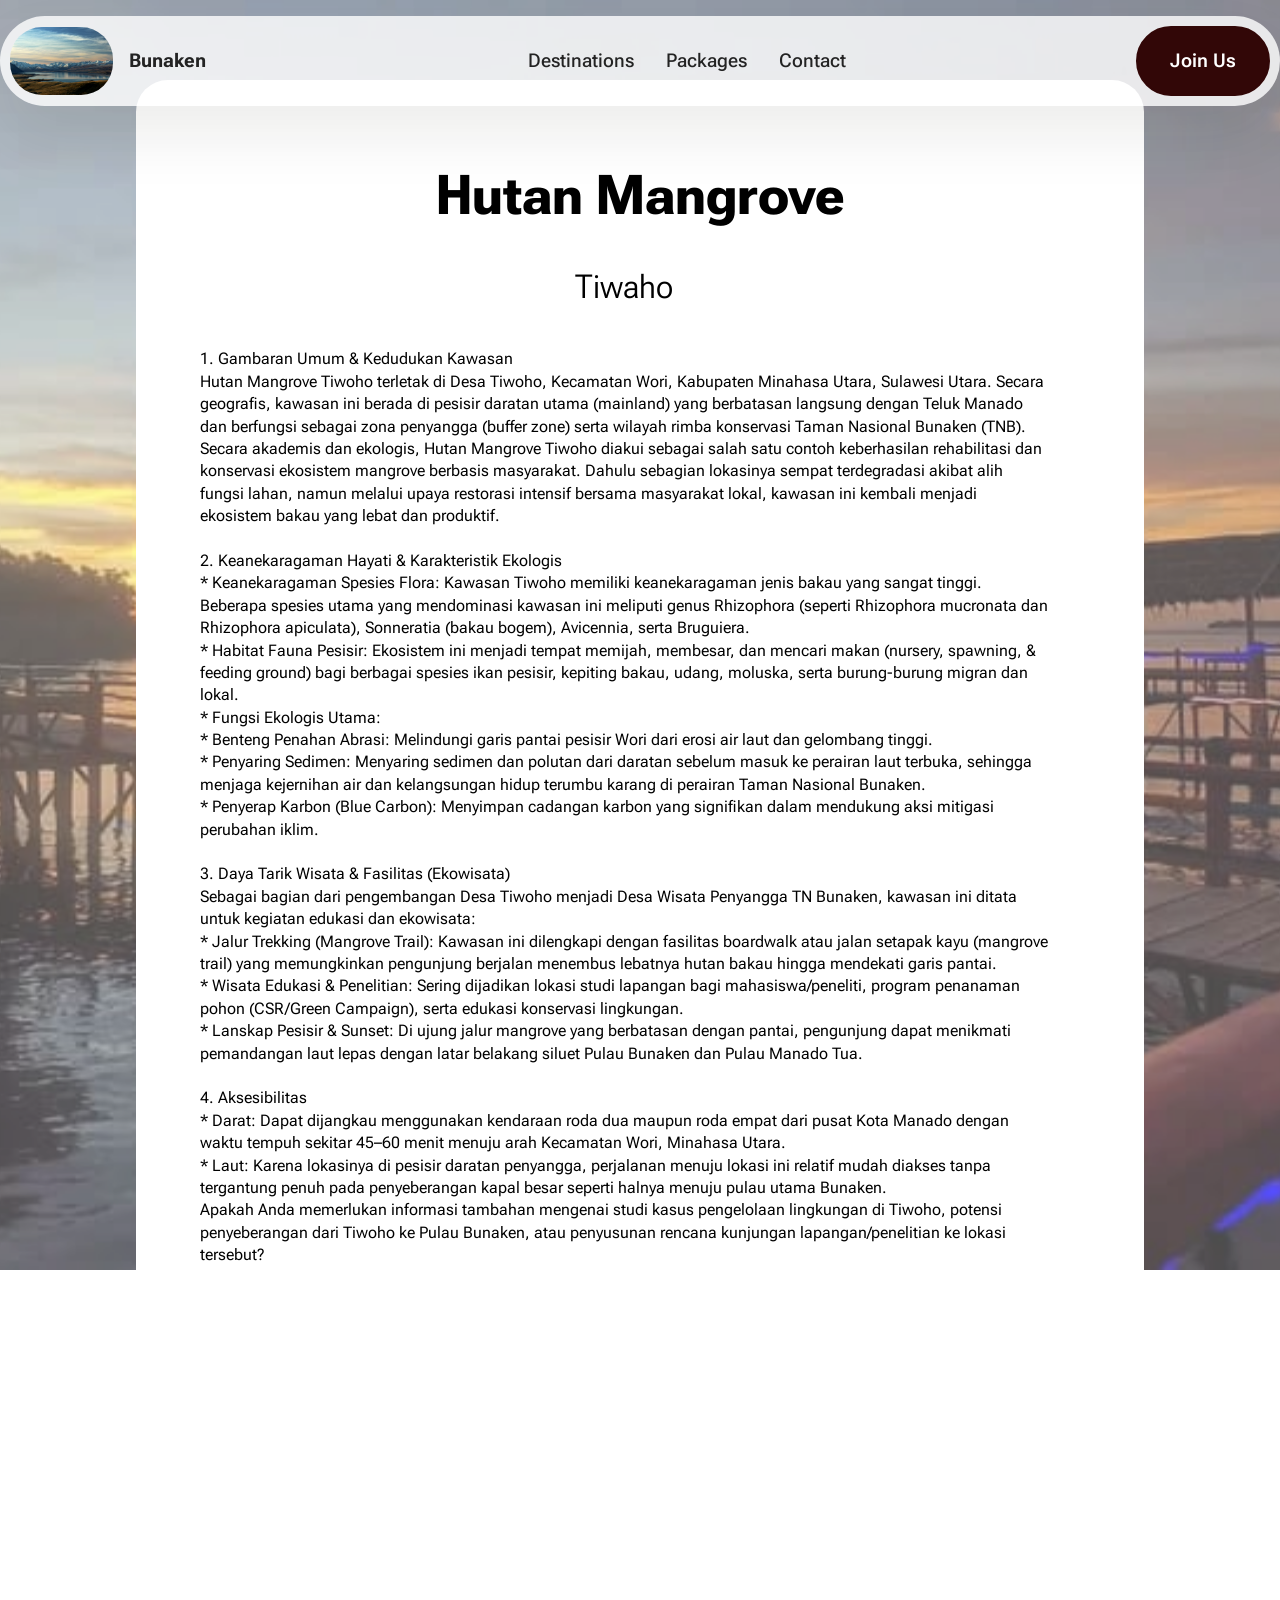
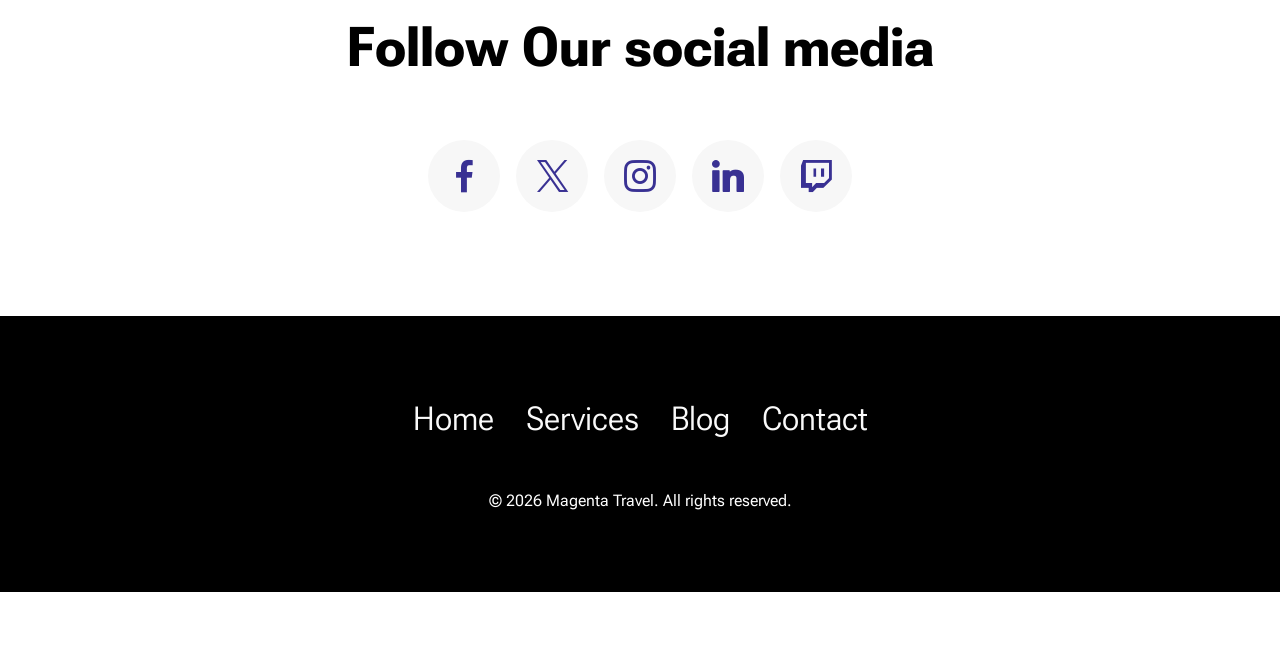
<file: page6.html>
<!DOCTYPE html>
<html  >
<head>
  <!-- Site made with Mobirise Website Builder v6.1.12, https://mobirise.com -->
  <meta charset="UTF-8">
  <meta http-equiv="X-UA-Compatible" content="IE=edge">
  <meta name="generator" content="Mobirise v6.1.12, mobirise.com">
  <meta name="viewport" content="width=device-width, initial-scale=1, minimum-scale=1">
  <link rel="shortcut icon" href="assets/images/photo-1465056836041-7f43ac27dcb5.jpeg" type="image/x-icon">
  <meta name="description" content="">
  
  
  <title>Hutan Mangrove Tiwaho</title>
  <link rel="stylesheet" href="assets/web/assets/mobirise-icons2/mobirise2.css">
  <link rel="stylesheet" href="assets/bootstrap/css/bootstrap.min.css">
  <link rel="stylesheet" href="assets/parallax/jarallax.css">
  <link rel="stylesheet" href="assets/animatecss/animate.css">
  <link rel="stylesheet" href="assets/dropdown/css/style.css">
  <link rel="stylesheet" href="assets/socicon/css/styles.css">
  <link rel="stylesheet" href="assets/theme/css/style.css">
  <link rel="preload" href="https://fonts.googleapis.com/css?family=Inter+Tight:100,200,300,400,500,600,700,800,900,100i,200i,300i,400i,500i,600i,700i,800i,900i&display=swap" as="style" onload="this.onload=null;this.rel='stylesheet'">
  <noscript><link rel="stylesheet" href="https://fonts.googleapis.com/css?family=Inter+Tight:100,200,300,400,500,600,700,800,900,100i,200i,300i,400i,500i,600i,700i,800i,900i&display=swap"></noscript>
  <link rel="preload" href="https://fonts.googleapis.com/css2?family=Roboto+Flex:wght@400;700&display=swap&display=swap" as="style" onload="this.onload=null;this.rel='stylesheet'">
  <noscript><link rel="stylesheet" href="https://fonts.googleapis.com/css2?family=Roboto+Flex:wght@400;700&display=swap&display=swap"></noscript>
  <link rel="preload" as="style" href="assets/mobirise/css/mbr-additional.css?v=cOrWCk"><link rel="stylesheet" href="assets/mobirise/css/mbr-additional.css?v=cOrWCk" type="text/css">

  
  
  
</head>
<body>
  
  <section data-bs-version="5.1" class="menu menu2 cid-vyz7YNQjta" once="menu" id="menu02-v">
	

	<nav class="navbar navbar-dropdown navbar-fixed-top navbar-expand-lg">
		<div class="container">
			<div class="navbar-brand">
				<span class="navbar-logo">
					<a href="https://mobiri.se">
						<img src="assets/images/photo-1465056836041-7f43ac27dcb5.jpeg" alt="Mobirise Website Builder" style="height: 4.3rem;">
					</a>
				</span>
				<span class="navbar-caption-wrap"><a class="navbar-caption text-black text-primary display-4" href="index.html">Bunaken</a></span>
			</div>
			<button class="navbar-toggler" type="button" data-toggle="collapse" data-bs-toggle="collapse" data-target="#navbarSupportedContent" data-bs-target="#navbarSupportedContent" aria-controls="navbarNavAltMarkup" aria-expanded="false" aria-label="Toggle navigation">
				<div class="hamburger">
					<span></span>
					<span></span>
					<span></span>
					<span></span>
				</div>
			</button>
			<div class="collapse navbar-collapse" id="navbarSupportedContent">
				<ul class="navbar-nav nav-dropdown" data-app-modern-menu="true"><li class="nav-item">
						<a class="nav-link link text-black text-primary display-4" href="index.html#about-us-5-vwAIilyypB">Destinations</a>
					</li>
					<li class="nav-item">
						<a class="nav-link link text-black text-primary display-4" href="index.html#pricing-cards-1-vwAIilwwcE" aria-expanded="false">Packages</a>
					</li>
					<li class="nav-item">
						<a class="nav-link link text-black display-4" href="https://mobiri.se">Contact</a>
					</li></ul>
				
				<div class="navbar-buttons mbr-section-btn">
					<a class="btn btn-primary display-4" href="https://mobiri.se">Join Us</a>
				</div>
			</div>
		</div>
	</nav>
</section>

<section data-bs-version="5.1" class="article07 cid-vyz7YOqlM7 mbr-parallax-background" id="article07-w">
  

  
  <div class="mbr-overlay" style="opacity: 0.3; background-color: rgb(255, 255, 255);"></div>
  <div class="container">
    <div class="row justify-content-center">
      <div class="card col-md-12 col-lg-10">
        <div class="card-wrapper">
          <h3 class="card-title mbr-fonts-style mbr-white mt-3 mb-4 display-2"><strong>Hutan Mangrove</strong></h3>
          <div class="row card-box align-left">
            <div class="item features-without-image col-12">
              <div class="item-wrapper">
                <h4 class="mbr-section-subtitle mbr-fonts-style mb-3 display-5">Tiwaho</h4>
                <p class="mbr-text mbr-fonts-style display-7"><br>1. Gambaran Umum &amp; Kedudukan Kawasan
<br>Hutan Mangrove Tiwoho terletak di Desa Tiwoho, Kecamatan Wori, Kabupaten Minahasa Utara, Sulawesi Utara. Secara geografis, kawasan ini berada di pesisir daratan utama (mainland) yang berbatasan langsung dengan Teluk Manado dan berfungsi sebagai zona penyangga (buffer zone) serta wilayah rimba konservasi Taman Nasional Bunaken (TNB).
<br>Secara akademis dan ekologis, Hutan Mangrove Tiwoho diakui sebagai salah satu contoh keberhasilan rehabilitasi dan konservasi ekosistem mangrove berbasis masyarakat. Dahulu sebagian lokasinya sempat terdegradasi akibat alih fungsi lahan, namun melalui upaya restorasi intensif bersama masyarakat lokal, kawasan ini kembali menjadi ekosistem bakau yang lebat dan produktif.<br>
<br>2. Keanekaragaman Hayati &amp; Karakteristik Ekologis
<br> * Keanekaragaman Spesies Flora: Kawasan Tiwoho memiliki keanekaragaman jenis bakau yang sangat tinggi. Beberapa spesies utama yang mendominasi kawasan ini meliputi genus Rhizophora (seperti Rhizophora mucronata dan Rhizophora apiculata), Sonneratia (bakau bogem), Avicennia, serta Bruguiera.
<br> * Habitat Fauna Pesisir: Ekosistem ini menjadi tempat memijah, membesar, dan mencari makan (nursery, spawning, &amp; feeding ground) bagi berbagai spesies ikan pesisir, kepiting bakau, udang, moluska, serta burung-burung migran dan lokal.
<br> * Fungsi Ekologis Utama:
<br>   * Benteng Penahan Abrasi: Melindungi garis pantai pesisir Wori dari erosi air laut dan gelombang tinggi.
<br>   * Penyaring Sedimen: Menyaring sedimen dan polutan dari daratan sebelum masuk ke perairan laut terbuka, sehingga menjaga kejernihan air dan kelangsungan hidup terumbu karang di perairan Taman Nasional Bunaken.
<br>   * Penyerap Karbon (Blue Carbon): Menyimpan cadangan karbon yang signifikan dalam mendukung aksi mitigasi perubahan iklim.<br>
<br>3. Daya Tarik Wisata &amp; Fasilitas (Ekowisata)
<br>Sebagai bagian dari pengembangan Desa Tiwoho menjadi Desa Wisata Penyangga TN Bunaken, kawasan ini ditata untuk kegiatan edukasi dan ekowisata:
<br> * Jalur Trekking (Mangrove Trail): Kawasan ini dilengkapi dengan fasilitas boardwalk atau jalan setapak kayu (mangrove trail) yang memungkinkan pengunjung berjalan menembus lebatnya hutan bakau hingga mendekati garis pantai.
<br> * Wisata Edukasi &amp; Penelitian: Sering dijadikan lokasi studi lapangan bagi mahasiswa/peneliti, program penanaman pohon (CSR/Green Campaign), serta edukasi konservasi lingkungan.
<br> * Lanskap Pesisir &amp; Sunset: Di ujung jalur mangrove yang berbatasan dengan pantai, pengunjung dapat menikmati pemandangan laut lepas dengan latar belakang siluet Pulau Bunaken dan Pulau Manado Tua.<br>
<br>4. Aksesibilitas
<br> * Darat: Dapat dijangkau menggunakan kendaraan roda dua maupun roda empat dari pusat Kota Manado dengan waktu tempuh sekitar 45–60 menit menuju arah Kecamatan Wori, Minahasa Utara.
<br> * Laut: Karena lokasinya di pesisir daratan penyangga, perjalanan menuju lokasi ini relatif mudah diakses tanpa tergantung penuh pada penyeberangan kapal besar seperti halnya menuju pulau utama Bunaken.
<br>Apakah Anda memerlukan informasi tambahan mengenai studi kasus pengelolaan lingkungan di Tiwoho, potensi penyeberangan dari Tiwoho ke Pulau Bunaken, atau penyusunan rencana kunjungan lapangan/penelitian ke lokasi tersebut?<br><br>
<br><br><br></p>
              </div>
            </div>
            
            
            
          </div>
          
        </div>
      </div>
    </div>
  </div>
</section>

<section data-bs-version="5.1" class="social05 cid-vyz7YOMG0A" id="social05-x">
    

    

    <div class="container">
        <div class="row">
            <h3 class="mbr-section-title align-center mb-5 mbr-fonts-style display-2">
                <strong>Follow Our social media</strong></h3>
            <div class="col-12">
                <div class="social-row">
                    <div class="soc-item">
                        <a href="https://mobiri.se/" target="_blank">
                            <span class="mbr-iconfont socicon socicon-facebook"></span>
                        </a>
                    </div>
                    <div class="soc-item">
                        <a href="https://mobiri.se/" target="_blank">
                            <span class="mbr-iconfont socicon-twitter socicon"></span>
                        </a>
                    </div>
                    <div class="soc-item">
                        <a href="https://mobiri.se/" target="_blank">
                            <span class="mbr-iconfont socicon-instagram socicon"></span>
                        </a>
                    </div>
                    <div class="soc-item">
                        <a href="https://mobiri.se/" target="_blank">
                            <span class="mbr-iconfont socicon socicon-linkedin"></span>
                        </a>
                    </div>
                    <div class="soc-item">
                        <a href="https://mobiri.se/" target="_blank">
                            <span class="mbr-iconfont socicon socicon-twitch"></span>
                        </a>
                    </div>
                </div>
            </div>
        </div>
    </div>
</section>

<section data-bs-version="5.1" class="footer3 cid-vyz7YPmU11" once="footers" id="footer03-y">

        

    

    <div class="container">
        <div class="row">
            <div class="row-links">
                <ul class="header-menu">
                  
                  
                  
                  
                <li class="header-menu-item mbr-fonts-style display-5">
                    <a href="index.html" class="text-white text-primary">Home</a>
                  </li><li class="header-menu-item mbr-fonts-style display-5">
                    <a href="#" class="text-white">Services</a>
                  </li><li class="header-menu-item mbr-fonts-style display-5">
                    <a href="#" class="text-white">Blog</a>
                  </li><li class="header-menu-item mbr-fonts-style display-5">
                    <a href="#" class="text-white">Contact</a>
                  </li></ul>
              </div>

            
            <div class="col-12 mt-4">
                <p class="mbr-fonts-style copyright display-7">© 2026 Magenta Travel. All rights reserved.</p>
            </div>
        </div>
    </div>
</section><section class="display-7" style="padding: 0;align-items: center;justify-content: center;flex-wrap: wrap;    align-content: center;display: flex;position: relative;height: 4rem;"><a href="https://mobiri.se/" style="flex: 1 1;height: 4rem;position: absolute;width: 100%;z-index: 1;"><img alt="" style="height: 4rem;" src="[data-uri]"></a><p style="margin: 0;text-align: center;" class="display-7">&#8204;</p><a style="z-index:1" href="https://mobirise.com/builder/ai-website-generator.html">AI Website Generator</a></section><script src="assets/bootstrap/js/bootstrap.bundle.min.js"></script>  <script src="assets/parallax/jarallax.js"></script>  <script src="assets/smoothscroll/smooth-scroll.js"></script>  <script src="assets/ytplayer/index.js"></script>  <script src="assets/dropdown/js/navbar-dropdown.js"></script>  <script src="assets/theme/js/script.js"></script>  
  
  
  <input name="animation" type="hidden">
  </body>
</html>
</file>
<file: assets/web/assets/mobirise-icons2/mobirise2.css>
@font-face {
  font-family: 'Moririse2';
  font-display: swap;
  src:  url('mobirise2.eot?f2bix4');
  src:  url('mobirise2.eot?f2bix4#iefix') format('embedded-opentype'),
    url('mobirise2.woff2?f2bix4') format('woff2'),
    url('mobirise2.woff?f2bix4') format('woff'),
    url('mobirise2.ttf?f2bix4') format('truetype'),
    url('mobirise2.svg?f2bix4#mobirise2') format('svg');
  font-weight: normal;
  font-style: normal;
}

[class^="mobi-"], [class*=" mobi-"] {
  /* use !important to prevent issues with browser extensions that change fonts */
  font-family: 'Moririse2' !important;
  speak: none;
  font-style: normal;
  font-weight: normal;
  font-variant: normal;
  text-transform: none;
  line-height: 1;

  /* Better Font Rendering =========== */
  -webkit-font-smoothing: antialiased;
  -moz-osx-font-smoothing: grayscale;
}

.mobi-mbri-add-submenu:before {
  content: "\e900";
}
.mobi-mbri-alert:before {
  content: "\e901";
}
.mobi-mbri-align-center:before {
  content: "\e902";
}
.mobi-mbri-align-justify:before {
  content: "\e903";
}
.mobi-mbri-align-left:before {
  content: "\e904";
}
.mobi-mbri-align-right:before {
  content: "\e905";
}
.mobi-mbri-android:before {
  content: "\e906";
}
.mobi-mbri-apple:before {
  content: "\e907";
}
.mobi-mbri-arrow-down:before {
  content: "\e908";
}
.mobi-mbri-arrow-next:before {
  content: "\e909";
}
.mobi-mbri-arrow-prev:before {
  content: "\e90a";
}
.mobi-mbri-arrow-up:before {
  content: "\e90b";
}
.mobi-mbri-bold:before {
  content: "\e90c";
}
.mobi-mbri-bookmark:before {
  content: "\e90d";
}
.mobi-mbri-bootstrap:before {
  content: "\e90e";
}
.mobi-mbri-briefcase:before {
  content: "\e90f";
}
.mobi-mbri-browse:before {
  content: "\e910";
}
.mobi-mbri-bulleted-list:before {
  content: "\e911";
}
.mobi-mbri-calendar:before {
  content: "\e912";
}
.mobi-mbri-camera:before {
  content: "\e913";
}
.mobi-mbri-cart-add:before {
  content: "\e914";
}
.mobi-mbri-cart-full:before {
  content: "\e915";
}
.mobi-mbri-cash:before {
  content: "\e916";
}
.mobi-mbri-change-style:before {
  content: "\e917";
}
.mobi-mbri-chat:before {
  content: "\e918";
}
.mobi-mbri-clock:before {
  content: "\e919";
}
.mobi-mbri-close:before {
  content: "\e91a";
}
.mobi-mbri-cloud:before {
  content: "\e91b";
}
.mobi-mbri-code:before {
  content: "\e91c";
}
.mobi-mbri-contact-form:before {
  content: "\e91d";
}
.mobi-mbri-credit-card:before {
  content: "\e91e";
}
.mobi-mbri-cursor-click:before {
  content: "\e91f";
}
.mobi-mbri-cust-feedback:before {
  content: "\e920";
}
.mobi-mbri-database:before {
  content: "\e921";
}
.mobi-mbri-delivery:before {
  content: "\e922";
}
.mobi-mbri-desktop:before {
  content: "\e923";
}
.mobi-mbri-devices:before {
  content: "\e924";
}
.mobi-mbri-down:before {
  content: "\e925";
}
.mobi-mbri-download-2:before {
  content: "\e926";
}
.mobi-mbri-download:before {
  content: "\e927";
}
.mobi-mbri-drag-n-drop-2:before {
  content: "\e928";
}
.mobi-mbri-drag-n-drop:before {
  content: "\e929";
}
.mobi-mbri-edit-2:before {
  content: "\e92a";
}
.mobi-mbri-edit:before {
  content: "\e92b";
}
.mobi-mbri-error:before {
  content: "\e92c";
}
.mobi-mbri-extension:before {
  content: "\e92d";
}
.mobi-mbri-features:before {
  content: "\e92e";
}
.mobi-mbri-file:before {
  content: "\e92f";
}
.mobi-mbri-flag:before {
  content: "\e930";
}
.mobi-mbri-folder:before {
  content: "\e931";
}
.mobi-mbri-gift:before {
  content: "\e932";
}
.mobi-mbri-github:before {
  content: "\e933";
}
.mobi-mbri-globe-2:before {
  content: "\e934";
}
.mobi-mbri-globe:before {
  content: "\e935";
}
.mobi-mbri-growing-chart:before {
  content: "\e936";
}
.mobi-mbri-hearth:before {
  content: "\e937";
}
.mobi-mbri-help:before {
  content: "\e938";
}
.mobi-mbri-home:before {
  content: "\e939";
}
.mobi-mbri-hot-cup:before {
  content: "\e93a";
}
.mobi-mbri-idea:before {
  content: "\e93b";
}
.mobi-mbri-image-gallery:before {
  content: "\e93c";
}
.mobi-mbri-image-slider:before {
  content: "\e93d";
}
.mobi-mbri-info:before {
  content: "\e93e";
}
.mobi-mbri-italic:before {
  content: "\e93f";
}
.mobi-mbri-key:before {
  content: "\e940";
}
.mobi-mbri-laptop:before {
  content: "\e941";
}
.mobi-mbri-layers:before {
  content: "\e942";
}
.mobi-mbri-left-right:before {
  content: "\e943";
}
.mobi-mbri-left:before {
  content: "\e944";
}
.mobi-mbri-letter:before {
  content: "\e945";
}
.mobi-mbri-like:before {
  content: "\e946";
}
.mobi-mbri-link:before {
  content: "\e947";
}
.mobi-mbri-lock:before {
  content: "\e948";
}
.mobi-mbri-login:before {
  content: "\e949";
}
.mobi-mbri-logout:before {
  content: "\e94a";
}
.mobi-mbri-magic-stick:before {
  content: "\e94b";
}
.mobi-mbri-map-pin:before {
  content: "\e94c";
}
.mobi-mbri-menu:before {
  content: "\e94d";
}
.mobi-mbri-mobile-2:before {
  content: "\e94e";
}
.mobi-mbri-mobile-horizontal:before {
  content: "\e94f";
}
.mobi-mbri-mobile:before {
  content: "\e950";
}
.mobi-mbri-mobirise:before {
  content: "\e951";
}
.mobi-mbri-more-horizontal:before {
  content: "\e952";
}
.mobi-mbri-more-vertical:before {
  content: "\e953";
}
.mobi-mbri-music:before {
  content: "\e954";
}
.mobi-mbri-new-file:before {
  content: "\e955";
}
.mobi-mbri-numbered-list:before {
  content: "\e956";
}
.mobi-mbri-opened-folder:before {
  content: "\e957";
}
.mobi-mbri-pages:before {
  content: "\e958";
}
.mobi-mbri-paper-plane:before {
  content: "\e959";
}
.mobi-mbri-paperclip:before {
  content: "\e95a";
}
.mobi-mbri-phone:before {
  content: "\e95b";
}
.mobi-mbri-photo:before {
  content: "\e95c";
}
.mobi-mbri-photos:before {
  content: "\e95d";
}
.mobi-mbri-pin:before {
  content: "\e95e";
}
.mobi-mbri-play:before {
  content: "\e95f";
}
.mobi-mbri-plus:before {
  content: "\e960";
}
.mobi-mbri-preview:before {
  content: "\e961";
}
.mobi-mbri-print:before {
  content: "\e962";
}
.mobi-mbri-protect:before {
  content: "\e963";
}
.mobi-mbri-question:before {
  content: "\e964";
}
.mobi-mbri-quote-left:before {
  content: "\e965";
}
.mobi-mbri-quote-right:before {
  content: "\e966";
}
.mobi-mbri-redo:before {
  content: "\e967";
}
.mobi-mbri-refresh:before {
  content: "\e968";
}
.mobi-mbri-responsive-2:before {
  content: "\e969";
}
.mobi-mbri-responsive:before {
  content: "\e96a";
}
.mobi-mbri-right:before {
  content: "\e96b";
}
.mobi-mbri-rocket:before {
  content: "\e96c";
}
.mobi-mbri-sad-face:before {
  content: "\e96d";
}
.mobi-mbri-sale:before {
  content: "\e96e";
}
.mobi-mbri-save:before {
  content: "\e96f";
}
.mobi-mbri-search:before {
  content: "\e970";
}
.mobi-mbri-setting-2:before {
  content: "\e971";
}
.mobi-mbri-setting-3:before {
  content: "\e972";
}
.mobi-mbri-setting:before {
  content: "\e973";
}
.mobi-mbri-share:before {
  content: "\e974";
}
.mobi-mbri-shopping-bag:before {
  content: "\e975";
}
.mobi-mbri-shopping-basket:before {
  content: "\e976";
}
.mobi-mbri-shopping-cart:before {
  content: "\e977";
}
.mobi-mbri-sites:before {
  content: "\e978";
}
.mobi-mbri-smile-face:before {
  content: "\e979";
}
.mobi-mbri-speed:before {
  content: "\e97a";
}
.mobi-mbri-star:before {
  content: "\e97b";
}
.mobi-mbri-success:before {
  content: "\e97c";
}
.mobi-mbri-sun:before {
  content: "\e97d";
}
.mobi-mbri-sun2:before {
  content: "\e97e";
}
.mobi-mbri-tablet-vertical:before {
  content: "\e97f";
}
.mobi-mbri-tablet:before {
  content: "\e980";
}
.mobi-mbri-target:before {
  content: "\e981";
}
.mobi-mbri-timer:before {
  content: "\e982";
}
.mobi-mbri-to-ftp:before {
  content: "\e983";
}
.mobi-mbri-to-local-drive:before {
  content: "\e984";
}
.mobi-mbri-touch-swipe:before {
  content: "\e985";
}
.mobi-mbri-touch:before {
  content: "\e986";
}
.mobi-mbri-trash:before {
  content: "\e987";
}
.mobi-mbri-underline:before {
  content: "\e988";
}
.mobi-mbri-undo:before {
  content: "\e989";
}
.mobi-mbri-unlink:before {
  content: "\e98a";
}
.mobi-mbri-unlock:before {
  content: "\e98b";
}
.mobi-mbri-up-down:before {
  content: "\e98c";
}
.mobi-mbri-up:before {
  content: "\e98d";
}
.mobi-mbri-update:before {
  content: "\e98e";
}
.mobi-mbri-upload-2:before {
  content: "\e98f";
}
.mobi-mbri-upload:before {
  content: "\e990";
}
.mobi-mbri-user-2:before {
  content: "\e991";
}
.mobi-mbri-user:before {
  content: "\e992";
}
.mobi-mbri-users:before {
  content: "\e993";
}
.mobi-mbri-video-play:before {
  content: "\e994";
}
.mobi-mbri-video:before {
  content: "\e995";
}
.mobi-mbri-watch:before {
  content: "\e996";
}
.mobi-mbri-website-theme-2:before {
  content: "\e997";
}
.mobi-mbri-website-theme:before {
  content: "\e998";
}
.mobi-mbri-wifi:before {
  content: "\e999";
}
.mobi-mbri-windows:before {
  content: "\e99a";
}
.mobi-mbri-zoom-in:before {
  content: "\e99b";
}
.mobi-mbri-zoom-out:before {
  content: "\e99c";
}
</file>
<file: assets/parallax/jarallax.css>
.jarallax {
    position: relative;
    z-index: 0;
}
.jarallax > .jarallax-img {
    position: absolute;
    object-fit: cover;
    /* support for plugin https://github.com/bfred-it/object-fit-images */
    font-family: 'object-fit: cover;';
    top: 0;
    left: 0;
    width: 100%;
    height: 100%;
    z-index: -1;
}
</file>
<file: assets/dropdown/css/style.css>
.navbar-dropdown {
  left: 0;
  padding: 0;
  position: absolute;
  right: 0;
  top: 0;
  transition: all 0.45s ease;
  z-index: 1030;
  background: #282828; }
  .navbar-dropdown .navbar-logo {
    margin-right: 0.8rem;
    transition: margin 0.3s ease-in-out;
    vertical-align: middle; }
    .navbar-dropdown .navbar-logo img {
      height: 3.125rem;
      transition: all 0.3s ease-in-out; }
    .navbar-dropdown .navbar-logo.mbr-iconfont {
      font-size: 3.125rem;
      line-height: 3.125rem; }
  .navbar-dropdown .navbar-caption {
    font-weight: 700;
    white-space: normal;
    vertical-align: -4px;
    line-height: 3.125rem !important; }
    .navbar-dropdown .navbar-caption, .navbar-dropdown .navbar-caption:hover {
      color: inherit;
      text-decoration: none; }
  .navbar-dropdown .mbr-iconfont + .navbar-caption {
    vertical-align: -1px; }
  .navbar-dropdown.navbar-fixed-top {
    position: fixed; }
  .navbar-dropdown .navbar-brand span {
    vertical-align: -4px; }
  .navbar-dropdown.bg-color.transparent {
    background: none; }
  .navbar-dropdown.navbar-short .navbar-brand {
    padding: 0.625rem 0; }
    .navbar-dropdown.navbar-short .navbar-brand span {
      vertical-align: -1px; }
  .navbar-dropdown.navbar-short .navbar-caption {
    line-height: 2.375rem !important;
    vertical-align: -2px; }
  .navbar-dropdown.navbar-short .navbar-logo {
    margin-right: 0.5rem; }
    .navbar-dropdown.navbar-short .navbar-logo img {
      height: 2.375rem; }
    .navbar-dropdown.navbar-short .navbar-logo.mbr-iconfont {
      font-size: 2.375rem;
      line-height: 2.375rem; }
  .navbar-dropdown.navbar-short .mbr-table-cell {
    height: 3.625rem; }
  .navbar-dropdown .navbar-close {
    left: 0.6875rem;
    position: fixed;
    top: 0.75rem;
    z-index: 1000; }
  .navbar-dropdown .hamburger-icon {
    content: "";
    display: inline-block;
    vertical-align: middle;
    width: 16px;
    -webkit-box-shadow: 0 -6px 0 1px #282828,0 0 0 1px #282828,0 6px 0 1px #282828;
    -moz-box-shadow: 0 -6px 0 1px #282828,0 0 0 1px #282828,0 6px 0 1px #282828;
    box-shadow: 0 -6px 0 1px #282828,0 0 0 1px #282828,0 6px 0 1px #282828; }

.dropdown-menu .dropdown-toggle[data-toggle="dropdown-submenu"]::after {
  border-bottom: 0.35em solid transparent;
  border-left: 0.35em solid;
  border-right: 0;
  border-top: 0.35em solid transparent;
  margin-left: 0.3rem; }

.dropdown-menu .dropdown-item:focus {
  outline: 0; }

.nav-dropdown {
  font-size: 0.75rem;
  font-weight: 500;
  height: auto !important; }
  .nav-dropdown .nav-btn {
    padding-left: 1rem; }
  .nav-dropdown .link {
    margin: .667em 1.667em;
    font-weight: 500;
    padding: 0;
    transition: color .2s ease-in-out; }
    .nav-dropdown .link.dropdown-toggle {
      margin-right: 2.583em; }
      .nav-dropdown .link.dropdown-toggle::after {
        margin-left: .25rem;
        border-top: 0.35em solid;
        border-right: 0.35em solid transparent;
        border-left: 0.35em solid transparent;
        border-bottom: 0; }
      .nav-dropdown .link.dropdown-toggle[aria-expanded="true"] {
        margin: 0;
        padding: 0.667em 3.263em  0.667em 1.667em; }
  .nav-dropdown .link::after,
  .nav-dropdown .dropdown-item::after {
    color: inherit; }
  .nav-dropdown .btn {
    font-size: 0.75rem;
    font-weight: 700;
    letter-spacing: 0;
    margin-bottom: 0;
    padding-left: 1.25rem;
    padding-right: 1.25rem; }
  .nav-dropdown .dropdown-menu {
    border-radius: 0;
    border: 0;
    left: 0;
    margin: 0;
    padding-bottom: 1.25rem;
    padding-top: 1.25rem;
    position: relative; }
  .nav-dropdown .dropdown-submenu {
    margin-left: 0.125rem;
    top: 0; }
  .nav-dropdown .dropdown-item {
    font-weight: 500;
    line-height: 2;
    padding: 0.3846em 4.615em 0.3846em 1.5385em;
    position: relative;
    transition: color .2s ease-in-out, background-color .2s ease-in-out; }
    .nav-dropdown .dropdown-item::after {
      margin-top: -0.3077em;
      position: absolute;
      right: 1.1538em;
      top: 50%; }
    .nav-dropdown .dropdown-item:focus, .nav-dropdown .dropdown-item:hover {
      background: none; }

@media (max-width: 767px) {
  .nav-dropdown.navbar-toggleable-sm {
    bottom: 0;
    display: none;
    left: 0;
    overflow-x: hidden;
    position: fixed;
    top: 0;
    transform: translateX(-100%);
    -ms-transform: translateX(-100%);
    -webkit-transform: translateX(-100%);
    width: 18.75rem;
    z-index: 999; } }
.nav-dropdown.navbar-toggleable-xl {
  bottom: 0;
  display: none;
  left: 0;
  overflow-x: hidden;
  position: fixed;
  top: 0;
  transform: translateX(-100%);
  -ms-transform: translateX(-100%);
  -webkit-transform: translateX(-100%);
  width: 18.75rem;
  z-index: 999; }

.nav-dropdown-sm {
  display: block !important;
  overflow-x: hidden;
  overflow: auto;
  padding-top: 3.875rem; }
  .nav-dropdown-sm::after {
    content: "";
    display: block;
    height: 3rem;
    width: 100%; }
  .nav-dropdown-sm.collapse.in ~ .navbar-close {
    display: block !important; }
  .nav-dropdown-sm.collapsing, .nav-dropdown-sm.collapse.in {
    transform: translateX(0);
    -ms-transform: translateX(0);
    -webkit-transform: translateX(0);
    transition: all 0.25s ease-out;
    -webkit-transition: all 0.25s ease-out;
    background: #282828; }
  .nav-dropdown-sm.collapsing[aria-expanded="false"] {
    transform: translateX(-100%);
    -ms-transform: translateX(-100%);
    -webkit-transform: translateX(-100%); }
  .nav-dropdown-sm .nav-item {
    display: block;
    margin-left: 0 !important;
    padding-left: 0; }
  .nav-dropdown-sm .link,
  .nav-dropdown-sm .dropdown-item {
    border-top: 1px dotted rgba(255, 255, 255, 0.1);
    font-size: 0.8125rem;
    line-height: 1.6;
    margin: 0 !important;
    padding: 0.875rem 2.4rem 0.875rem 1.5625rem !important;
    position: relative;
    white-space: normal; }
    .nav-dropdown-sm .link:focus, .nav-dropdown-sm .link:hover,
    .nav-dropdown-sm .dropdown-item:focus,
    .nav-dropdown-sm .dropdown-item:hover {
      background: rgba(0, 0, 0, 0.2) !important;
      color: #c0a375; }
  .nav-dropdown-sm .nav-btn {
    position: relative;
    padding: 1.5625rem 1.5625rem 0 1.5625rem; }
    .nav-dropdown-sm .nav-btn::before {
      border-top: 1px dotted rgba(255, 255, 255, 0.1);
      content: "";
      left: 0;
      position: absolute;
      top: 0;
      width: 100%; }
    .nav-dropdown-sm .nav-btn + .nav-btn {
      padding-top: 0.625rem; }
      .nav-dropdown-sm .nav-btn + .nav-btn::before {
        display: none; }
  .nav-dropdown-sm .btn {
    padding: 0.625rem 0; }
  .nav-dropdown-sm .dropdown-toggle[data-toggle="dropdown-submenu"]::after {
    margin-left: .25rem;
    border-top: 0.35em solid;
    border-right: 0.35em solid transparent;
    border-left: 0.35em solid transparent;
    border-bottom: 0; }
  .nav-dropdown-sm .dropdown-toggle[data-toggle="dropdown-submenu"][aria-expanded="true"]::after {
    border-top: 0;
    border-right: 0.35em solid transparent;
    border-left: 0.35em solid transparent;
    border-bottom: 0.35em solid; }
  .nav-dropdown-sm .dropdown-menu {
    margin: 0;
    padding: 0;
    position: relative;
    top: 0;
    left: 0;
    width: 100%;
    border: 0;
    float: none;
    border-radius: 0;
    background: none; }
  .nav-dropdown-sm .dropdown-submenu {
    left: 100%;
    margin-left: 0.125rem;
    margin-top: -1.25rem;
    top: 0; }

.navbar-toggleable-sm .nav-dropdown .dropdown-menu {
  position: absolute; }

.navbar-toggleable-sm .nav-dropdown .dropdown-submenu {
  left: 100%;
  margin-left: 0.125rem;
  margin-top: -1.25rem;
  top: 0; }

.navbar-toggleable-sm.opened .nav-dropdown .dropdown-menu {
  position: relative; }

.navbar-toggleable-sm.opened .nav-dropdown .dropdown-submenu {
  left: 0;
  margin-left: 00rem;
  margin-top: 0rem;
  top: 0; }

.is-builder .nav-dropdown.collapsing {
  transition: none !important; }
</file>
<file: assets/socicon/css/styles.css>
@charset "UTF-8";

@font-face {
  font-family: 'Socicon';
  src:  url('../fonts/socicon.eot');
  src:  url('../fonts/socicon.eot?#iefix') format('embedded-opentype'),
    url('../fonts/socicon.woff2') format('woff2'),
    url('../fonts/socicon.ttf') format('truetype'),
    url('../fonts/socicon.woff') format('woff'),
    url('../fonts/socicon.svg#socicon') format('svg');
  font-weight: normal;
  font-style: normal;
  font-display: swap;
}

[data-icon]:before {
  font-family: "socicon" !important;
  content: attr(data-icon);
  font-style: normal !important;
  font-weight: normal !important;
  font-variant: normal !important;
  text-transform: none !important;
  speak: none;
  line-height: 1;
  -webkit-font-smoothing: antialiased;
  -moz-osx-font-smoothing: grayscale;
}

[class^="socicon-"], [class*=" socicon-"] {
  /* use !important to prevent issues with browser extensions that change fonts */
  font-family: 'Socicon' !important;
  speak: none;
  font-style: normal;
  font-weight: normal;
  font-variant: normal;
  text-transform: none;
  line-height: 1;

  /* Better Font Rendering =========== */
  -webkit-font-smoothing: antialiased;
  -moz-osx-font-smoothing: grayscale;
}

.socicon-500px:before {
  content: "\e000";
}
.socicon-8tracks:before {
  content: "\e001";
}
.socicon-airbnb:before {
  content: "\e002";
}
.socicon-alliance:before {
  content: "\e003";
}
.socicon-amazon:before {
  content: "\e004";
}
.socicon-amplement:before {
  content: "\e005";
}
.socicon-android:before {
  content: "\e006";
}
.socicon-angellist:before {
  content: "\e007";
}
.socicon-apple:before {
  content: "\e008";
}
.socicon-appnet:before {
  content: "\e009";
}
.socicon-baidu:before {
  content: "\e00a";
}
.socicon-bandcamp:before {
  content: "\e00b";
}
.socicon-battlenet:before {
  content: "\e00c";
}
.socicon-mixer:before {
  content: "\e00d";
}
.socicon-bebee:before {
  content: "\e00e";
}
.socicon-bebo:before {
  content: "\e00f";
}
.socicon-behance:before {
  content: "\e010";
}
.socicon-blizzard:before {
  content: "\e011";
}
.socicon-blogger:before {
  content: "\e012";
}
.socicon-buffer:before {
  content: "\e013";
}
.socicon-chrome:before {
  content: "\e014";
}
.socicon-coderwall:before {
  content: "\e015";
}
.socicon-curse:before {
  content: "\e016";
}
.socicon-dailymotion:before {
  content: "\e017";
}
.socicon-deezer:before {
  content: "\e018";
}
.socicon-delicious:before {
  content: "\e019";
}
.socicon-deviantart:before {
  content: "\e01a";
}
.socicon-diablo:before {
  content: "\e01b";
}
.socicon-digg:before {
  content: "\e01c";
}
.socicon-discord:before {
  content: "\e01d";
}
.socicon-disqus:before {
  content: "\e01e";
}
.socicon-douban:before {
  content: "\e01f";
}
.socicon-draugiem:before {
  content: "\e020";
}
.socicon-dribbble:before {
  content: "\e021";
}
.socicon-drupal:before {
  content: "\e022";
}
.socicon-ebay:before {
  content: "\e023";
}
.socicon-ello:before {
  content: "\e024";
}
.socicon-endomodo:before {
  content: "\e025";
}
.socicon-envato:before {
  content: "\e026";
}
.socicon-etsy:before {
  content: "\e027";
}
.socicon-facebook:before {
  content: "\e028";
}
.socicon-feedburner:before {
  content: "\e029";
}
.socicon-filmweb:before {
  content: "\e02a";
}
.socicon-firefox:before {
  content: "\e02b";
}
.socicon-flattr:before {
  content: "\e02c";
}
.socicon-flickr:before {
  content: "\e02d";
}
.socicon-formulr:before {
  content: "\e02e";
}
.socicon-forrst:before {
  content: "\e02f";
}
.socicon-foursquare:before {
  content: "\e030";
}
.socicon-friendfeed:before {
  content: "\e031";
}
.socicon-github:before {
  content: "\e032";
}
.socicon-goodreads:before {
  content: "\e033";
}
.socicon-google:before {
  content: "\e034";
}
.socicon-googlescholar:before {
  content: "\e035";
}
.socicon-googlegroups:before {
  content: "\e036";
}
.socicon-googlephotos:before {
  content: "\e037";
}
.socicon-googleplus:before {
  content: "\e038";
}
.socicon-grooveshark:before {
  content: "\e039";
}
.socicon-hackerrank:before {
  content: "\e03a";
}
.socicon-hearthstone:before {
  content: "\e03b";
}
.socicon-hellocoton:before {
  content: "\e03c";
}
.socicon-heroes:before {
  content: "\e03d";
}
.socicon-smashcast:before {
  content: "\e03e";
}
.socicon-horde:before {
  content: "\e03f";
}
.socicon-houzz:before {
  content: "\e040";
}
.socicon-icq:before {
  content: "\e041";
}
.socicon-identica:before {
  content: "\e042";
}
.socicon-imdb:before {
  content: "\e043";
}
.socicon-instagram:before {
  content: "\e044";
}
.socicon-issuu:before {
  content: "\e045";
}
.socicon-istock:before {
  content: "\e046";
}
.socicon-itunes:before {
  content: "\e047";
}
.socicon-keybase:before {
  content: "\e048";
}
.socicon-lanyrd:before {
  content: "\e049";
}
.socicon-lastfm:before {
  content: "\e04a";
}
.socicon-line:before {
  content: "\e04b";
}
.socicon-linkedin:before {
  content: "\e04c";
}
.socicon-livejournal:before {
  content: "\e04d";
}
.socicon-lyft:before {
  content: "\e04e";
}
.socicon-macos:before {
  content: "\e04f";
}
.socicon-mail:before {
  content: "\e050";
}
.socicon-medium:before {
  content: "\e051";
}
.socicon-meetup:before {
  content: "\e052";
}
.socicon-mixcloud:before {
  content: "\e053";
}
.socicon-modelmayhem:before {
  content: "\e054";
}
.socicon-mumble:before {
  content: "\e055";
}
.socicon-myspace:before {
  content: "\e056";
}
.socicon-newsvine:before {
  content: "\e057";
}
.socicon-nintendo:before {
  content: "\e058";
}
.socicon-npm:before {
  content: "\e059";
}
.socicon-odnoklassniki:before {
  content: "\e05a";
}
.socicon-openid:before {
  content: "\e05b";
}
.socicon-opera:before {
  content: "\e05c";
}
.socicon-outlook:before {
  content: "\e05d";
}
.socicon-overwatch:before {
  content: "\e05e";
}
.socicon-patreon:before {
  content: "\e05f";
}
.socicon-paypal:before {
  content: "\e060";
}
.socicon-periscope:before {
  content: "\e061";
}
.socicon-persona:before {
  content: "\e062";
}
.socicon-pinterest:before {
  content: "\e063";
}
.socicon-play:before {
  content: "\e064";
}
.socicon-player:before {
  content: "\e065";
}
.socicon-playstation:before {
  content: "\e066";
}
.socicon-pocket:before {
  content: "\e067";
}
.socicon-qq:before {
  content: "\e068";
}
.socicon-quora:before {
  content: "\e069";
}
.socicon-raidcall:before {
  content: "\e06a";
}
.socicon-ravelry:before {
  content: "\e06b";
}
.socicon-reddit:before {
  content: "\e06c";
}
.socicon-renren:before {
  content: "\e06d";
}
.socicon-researchgate:before {
  content: "\e06e";
}
.socicon-residentadvisor:before {
  content: "\e06f";
}
.socicon-reverbnation:before {
  content: "\e070";
}
.socicon-rss:before {
  content: "\e071";
}
.socicon-sharethis:before {
  content: "\e072";
}
.socicon-skype:before {
  content: "\e073";
}
.socicon-slideshare:before {
  content: "\e074";
}
.socicon-smugmug:before {
  content: "\e075";
}
.socicon-snapchat:before {
  content: "\e076";
}
.socicon-songkick:before {
  content: "\e077";
}
.socicon-soundcloud:before {
  content: "\e078";
}
.socicon-spotify:before {
  content: "\e079";
}
.socicon-stackexchange:before {
  content: "\e07a";
}
.socicon-stackoverflow:before {
  content: "\e07b";
}
.socicon-starcraft:before {
  content: "\e07c";
}
.socicon-stayfriends:before {
  content: "\e07d";
}
.socicon-steam:before {
  content: "\e07e";
}
.socicon-storehouse:before {
  content: "\e07f";
}
.socicon-strava:before {
  content: "\e080";
}
.socicon-streamjar:before {
  content: "\e081";
}
.socicon-stumbleupon:before {
  content: "\e082";
}
.socicon-swarm:before {
  content: "\e083";
}
.socicon-teamspeak:before {
  content: "\e084";
}
.socicon-teamviewer:before {
  content: "\e085";
}
.socicon-technorati:before {
  content: "\e086";
}
.socicon-telegram:before {
  content: "\e087";
}
.socicon-tripadvisor:before {
  content: "\e088";
}
.socicon-tripit:before {
  content: "\e089";
}
.socicon-triplej:before {
  content: "\e08a";
}
.socicon-tumblr:before {
  content: "\e08b";
}
.socicon-twitch:before {
  content: "\e08c";
}
.socicon-twitter:before {
  content: "\e08d";
}
.socicon-uber:before {
  content: "\e08e";
}
.socicon-ventrilo:before {
  content: "\e08f";
}
.socicon-viadeo:before {
  content: "\e090";
}
.socicon-viber:before {
  content: "\e091";
}
.socicon-viewbug:before {
  content: "\e092";
}
.socicon-vimeo:before {
  content: "\e093";
}
.socicon-vine:before {
  content: "\e094";
}
.socicon-vkontakte:before {
  content: "\e095";
}
.socicon-warcraft:before {
  content: "\e096";
}
.socicon-wechat:before {
  content: "\e097";
}
.socicon-weibo:before {
  content: "\e098";
}
.socicon-whatsapp:before {
  content: "\e099";
}
.socicon-wikipedia:before {
  content: "\e09a";
}
.socicon-windows:before {
  content: "\e09b";
}
.socicon-wordpress:before {
  content: "\e09c";
}
.socicon-wykop:before {
  content: "\e09d";
}
.socicon-xbox:before {
  content: "\e09e";
}
.socicon-xing:before {
  content: "\e09f";
}
.socicon-yahoo:before {
  content: "\e0a0";
}
.socicon-yammer:before {
  content: "\e0a1";
}
.socicon-yandex:before {
  content: "\e0a2";
}
.socicon-yelp:before {
  content: "\e0a3";
}
.socicon-younow:before {
  content: "\e0a4";
}
.socicon-youtube:before {
  content: "\e0a5";
}
.socicon-zapier:before {
  content: "\e0a6";
}
.socicon-zerply:before {
  content: "\e0a7";
}
.socicon-zomato:before {
  content: "\e0a8";
}
.socicon-zynga:before {
  content: "\e0a9";
}
.socicon-bluesky:before {
  content: "\e0aa";
}
.socicon-threads:before {
  content: "\e0ab";
}
.socicon-spreadshirt:before {
  content: "\e901";
}
.socicon-gamejolt:before {
  content: "\e902";
}
.socicon-trello:before {
  content: "\e903";
}
.socicon-tunein:before {
  content: "\e904";
}
.socicon-bloglovin:before {
  content: "\e905";
}
.socicon-gamewisp:before {
  content: "\e906";
}
.socicon-messenger:before {
  content: "\e907";
}
.socicon-pandora:before {
  content: "\e908";
}
.socicon-augment:before {
  content: "\e909";
}
.socicon-bitbucket:before {
  content: "\e90a";
}
.socicon-fyuse:before {
  content: "\e90b";
}
.socicon-yt-gaming:before {
  content: "\e90c";
}
.socicon-sketchfab:before {
  content: "\e90d";
}
.socicon-mobcrush:before {
  content: "\e90e";
}
.socicon-microsoft:before {
  content: "\e90f";
}
.socicon-realtor:before {
  content: "\e910";
}
.socicon-tidal:before {
  content: "\e911";
}
.socicon-qobuz:before {
  content: "\e912";
}
.socicon-natgeo:before {
  content: "\e913";
}
.socicon-mastodon:before {
  content: "\e914";
}
.socicon-unsplash:before {
  content: "\e915";
}
.socicon-homeadvisor:before {
  content: "\e916";
}
.socicon-angieslist:before {
  content: "\e917";
}
.socicon-codepen:before {
  content: "\e918";
}
.socicon-slack:before {
  content: "\e919";
}
.socicon-openaigym:before {
  content: "\e91a";
}
.socicon-logmein:before {
  content: "\e91b";
}
.socicon-fiverr:before {
  content: "\e91c";
}
.socicon-gotomeeting:before {
  content: "\e91d";
}
.socicon-aliexpress:before {
  content: "\e91e";
}
.socicon-guru:before {
  content: "\e91f";
}
.socicon-appstore:before {
  content: "\e920";
}
.socicon-homes:before {
  content: "\e921";
}
.socicon-zoom:before {
  content: "\e922";
}
.socicon-alibaba:before {
  content: "\e923";
}
.socicon-craigslist:before {
  content: "\e924";
}
.socicon-wix:before {
  content: "\e925";
}
.socicon-redfin:before {
  content: "\e926";
}
.socicon-googlecalendar:before {
  content: "\e927";
}
.socicon-shopify:before {
  content: "\e928";
}
.socicon-freelancer:before {
  content: "\e929";
}
.socicon-seedrs:before {
  content: "\e92a";
}
.socicon-bing:before {
  content: "\e92b";
}
.socicon-doodle:before {
  content: "\e92c";
}
.socicon-bonanza:before {
  content: "\e92d";
}
.socicon-squarespace:before {
  content: "\e92e";
}
.socicon-toptal:before {
  content: "\e92f";
}
.socicon-gust:before {
  content: "\e930";
}
.socicon-ask:before {
  content: "\e931";
}
.socicon-trulia:before {
  content: "\e932";
}
.socicon-loomly:before {
  content: "\e933";
}
.socicon-ghost:before {
  content: "\e934";
}
.socicon-upwork:before {
  content: "\e935";
}
.socicon-fundable:before {
  content: "\e936";
}
.socicon-booking:before {
  content: "\e937";
}
.socicon-googlemaps:before {
  content: "\e938";
}
.socicon-zillow:before {
  content: "\e939";
}
.socicon-niconico:before {
  content: "\e93a";
}
.socicon-toneden:before {
  content: "\e93b";
}
.socicon-crunchbase:before {
  content: "\e93c";
}
.socicon-homefy:before {
  content: "\e93d";
}
.socicon-calendly:before {
  content: "\e93e";
}
.socicon-livemaster:before {
  content: "\e93f";
}
.socicon-udemy:before {
  content: "\e940";
}
.socicon-codered:before {
  content: "\e941";
}
.socicon-origin:before {
  content: "\e942";
}
.socicon-nextdoor:before {
  content: "\e943";
}
.socicon-portfolio:before {
  content: "\e944";
}
.socicon-instructables:before {
  content: "\e945";
}
.socicon-gitlab:before {
  content: "\e946";
}
.socicon-hackernews:before {
  content: "\e947";
}
.socicon-smashwords:before {
  content: "\e948";
}
.socicon-kobo:before {
  content: "\e949";
}
.socicon-bookbub:before {
  content: "\e94a";
}
.socicon-mailru:before {
  content: "\e94b";
}
.socicon-moddb:before {
  content: "\e94c";
}
.socicon-indiedb:before {
  content: "\e94d";
}
.socicon-traxsource:before {
  content: "\e94e";
}
.socicon-gamefor:before {
  content: "\e94f";
}
.socicon-pixiv:before {
  content: "\e950";
}
.socicon-myanimelist:before {
  content: "\e951";
}
.socicon-blackberry:before {
  content: "\e952";
}
.socicon-wickr:before {
  content: "\e953";
}
.socicon-spip:before {
  content: "\e954";
}
.socicon-napster:before {
  content: "\e955";
}
.socicon-beatport:before {
  content: "\e956";
}
.socicon-hackerone:before {
  content: "\e957";
}
.socicon-internet:before {
  content: "\e958";
}
.socicon-ubuntu:before {
  content: "\e959";
}
.socicon-artstation:before {
  content: "\e95a";
}
.socicon-invision:before {
  content: "\e95b";
}
.socicon-torial:before {
  content: "\e95c";
}
.socicon-collectorz:before {
  content: "\e95d";
}
.socicon-seenthis:before {
  content: "\e95e";
}
.socicon-googleplaymusic:before {
  content: "\e95f";
}
.socicon-debian:before {
  content: "\e960";
}
.socicon-filmfreeway:before {
  content: "\e961";
}
.socicon-gnome:before {
  content: "\e962";
}
.socicon-itchio:before {
  content: "\e963";
}
.socicon-jamendo:before {
  content: "\e964";
}
.socicon-mix:before {
  content: "\e965";
}
.socicon-sharepoint:before {
  content: "\e966";
}
.socicon-tinder:before {
  content: "\e967";
}
.socicon-windguru:before {
  content: "\e968";
}
.socicon-cdbaby:before {
  content: "\e969";
}
.socicon-elementaryos:before {
  content: "\e96a";
}
.socicon-stage32:before {
  content: "\e96b";
}
.socicon-tiktok:before {
  content: "\e96c";
}
.socicon-gitter:before {
  content: "\e96d";
}
.socicon-letterboxd:before {
  content: "\e96e";
}
.socicon-threema:before {
  content: "\e96f";
}
.socicon-splice:before {
  content: "\e970";
}
.socicon-metapop:before {
  content: "\e971";
}
.socicon-naver:before {
  content: "\e972";
}
.socicon-remote:before {
  content: "\e973";
}
.socicon-flipboard:before {
  content: "\e974";
}
.socicon-googlehangouts:before {
  content: "\e975";
}
.socicon-dlive:before {
  content: "\e976";
}
.socicon-vsco:before {
  content: "\e977";
}
.socicon-stitcher:before {
  content: "\e978";
}
.socicon-avvo:before {
  content: "\e979";
}
.socicon-redbubble:before {
  content: "\e97a";
}
.socicon-society6:before {
  content: "\e97b";
}
.socicon-zazzle:before {
  content: "\e97c";
}
.socicon-eitaa:before {
  content: "\e97d";
}
.socicon-soroush:before {
  content: "\e97e";
}
.socicon-bale:before {
  content: "\e97f";
}
</file>
<file: assets/theme/css/style.css>
@charset "UTF-8";
section {
  background-color: #ffffff;
}

body {
  font-style: normal;
  line-height: 1.5;
  font-weight: 400;
  color: #232323;
  position: relative;
}

button {
  background-color: transparent;
  border-color: transparent;
}

.embla__button,
.carousel-control {
  background-color: #edefea !important;
  opacity: 0.8 !important;
  color: #464845 !important;
  border-color: #edefea !important;
}

.carousel .close,
.modalWindow .close {
  background-color: #edefea !important;
  color: #464845 !important;
  border-color: #edefea !important;
  opacity: 0.8 !important;
}

.carousel .close:hover,
.modalWindow .close:hover {
  opacity: 1 !important;
}

.carousel-indicators li {
  background-color: #edefea !important;
  border: 2px solid #464845 !important;
}

.carousel-indicators li:hover,
.carousel-indicators li:active {
  opacity: 0.8 !important;
}

.embla__button:hover,
.carousel-control:hover {
  background-color: #edefea !important;
  opacity: 1 !important;
}

.modalWindow-video-container {
  height: 80%;
}

section,
.container,
.container-fluid {
  position: relative;
  word-wrap: break-word;
}

a.mbr-iconfont:hover {
  text-decoration: none;
}

.article .lead p,
.article .lead ul,
.article .lead ol,
.article .lead pre,
.article .lead blockquote {
  margin-bottom: 0;
}

a {
  font-style: normal;
  font-weight: 400;
  cursor: pointer;
}
a, a:hover {
  text-decoration: none;
}

.mbr-section-title {
  font-style: normal;
  line-height: 1.3;
}

.mbr-section-subtitle {
  line-height: 1.3;
}

.mbr-text {
  font-style: normal;
  line-height: 1.7;
}

h1,
h2,
h3,
h4,
h5,
h6,
.display-1,
.display-2,
.display-4,
.display-5,
.display-7,
span,
p,
a {
  line-height: 1;
  word-break: break-word;
  word-wrap: break-word;
  font-weight: 400;
}

b,
strong {
  font-weight: bold;
}

input:-webkit-autofill, input:-webkit-autofill:hover, input:-webkit-autofill:focus, input:-webkit-autofill:active {
  transition-delay: 9999s;
  -webkit-transition-property: background-color, color;
  transition-property: background-color, color;
}

textarea[type=hidden] {
  display: none;
}

section {
  background-position: 50% 50%;
  background-repeat: no-repeat;
  background-size: cover;
}
section .mbr-background-video,
section .mbr-background-video-preview {
  position: absolute;
  bottom: 0;
  left: 0;
  right: 0;
  top: 0;
}

.hidden {
  visibility: hidden;
}

.mbr-z-index20 {
  z-index: 20;
}

/*! Base colors */
.mbr-white {
  color: #ffffff;
}

.mbr-black {
  color: #111111;
}

.mbr-bg-white {
  background-color: #ffffff;
}

.mbr-bg-black {
  background-color: #000000;
}

/*! Text-aligns */
.align-left {
  text-align: left;
}

.align-center {
  text-align: center;
}

.align-right {
  text-align: right;
}

/*! Font-weight  */
.mbr-light {
  font-weight: 300;
}

.mbr-regular {
  font-weight: 400;
}

.mbr-semibold {
  font-weight: 500;
}

.mbr-bold {
  font-weight: 700;
}

/*! Media  */
.media-content {
  flex-basis: 100%;
}

.media-container-row {
  display: flex;
  flex-direction: row;
  flex-wrap: wrap;
  justify-content: center;
  align-content: center;
  align-items: start;
}
.media-container-row .media-size-item {
  width: 400px;
}

.media-container-column {
  display: flex;
  flex-direction: column;
  flex-wrap: wrap;
  justify-content: center;
  align-content: center;
  align-items: stretch;
}
.media-container-column > * {
  width: 100%;
}

@media (min-width: 992px) {
  .media-container-row {
    flex-wrap: nowrap;
  }
}
figure {
  margin-bottom: 0;
  overflow: hidden;
}

figure[mbr-media-size] {
  transition: width 0.1s;
}

img,
iframe {
  display: block;
  width: 100%;
}

.card {
  background-color: transparent;
  border: none;
}

.card-box {
  width: 100%;
}

.card-img {
  text-align: center;
  flex-shrink: 0;
  -webkit-flex-shrink: 0;
}

.media {
  max-width: 100%;
  margin: 0 auto;
}

.mbr-figure {
  align-self: center;
}

.media-container > div {
  max-width: 100%;
}

.mbr-figure img,
.card-img img {
  width: 100%;
}

@media (max-width: 991px) {
  .media-size-item {
    width: auto !important;
  }
  .media {
    width: auto;
  }
  .mbr-figure {
    width: 100% !important;
  }
}
/*! Buttons */
.mbr-section-btn {
  margin-left: -0.6rem;
  margin-right: -0.6rem;
  font-size: 0;
}

.btn {
  font-weight: 600;
  border-width: 1px;
  font-style: normal;
  margin: 0.6rem 0.6rem;
  white-space: normal;
  transition: all 0.2s ease-in-out;
  display: inline-flex;
  align-items: center;
  justify-content: center;
  word-break: break-word;
}

.btn-sm {
  font-weight: 600;
  letter-spacing: 0px;
  transition: all 0.3s ease-in-out;
}

.btn-md {
  font-weight: 600;
  letter-spacing: 0px;
  transition: all 0.3s ease-in-out;
}

.btn-lg {
  font-weight: 600;
  letter-spacing: 0px;
  transition: all 0.3s ease-in-out;
}

.btn-form {
  margin: 0;
}
.btn-form:hover {
  cursor: pointer;
}

nav .mbr-section-btn {
  margin-left: 0rem;
  margin-right: 0rem;
}

/*! Btn icon margin */
.btn .mbr-iconfont,
.btn.btn-sm .mbr-iconfont {
  order: 1;
  cursor: pointer;
  margin-left: 0.5rem;
  vertical-align: sub;
}

.btn.btn-md .mbr-iconfont,
.btn.btn-md .mbr-iconfont {
  margin-left: 0.8rem;
}

.mbr-regular {
  font-weight: 400;
}

.mbr-semibold {
  font-weight: 500;
}

.mbr-bold {
  font-weight: 700;
}

[type=submit] {
  -webkit-appearance: none;
}

/*! Full-screen */
.mbr-fullscreen .mbr-overlay {
  min-height: 100vh;
}

.mbr-fullscreen {
  display: flex;
  display: -moz-flex;
  display: -ms-flex;
  display: -o-flex;
  align-items: center;
  min-height: 100vh;
  padding-top: 3rem;
  padding-bottom: 3rem;
}

/*! Map */
.map {
  height: 25rem;
  position: relative;
}
.map iframe {
  width: 100%;
  height: 100%;
}

/*! Scroll to top arrow */
.mbr-arrow-up {
  bottom: 25px;
  right: 90px;
  position: fixed;
  text-align: right;
  z-index: 5000;
  color: #ffffff;
  font-size: 22px;
}

.mbr-arrow-up a {
  background: rgba(0, 0, 0, 0.2);
  border-radius: 50%;
  color: #fff;
  display: inline-block;
  height: 60px;
  width: 60px;
  border: 2px solid #fff;
  outline-style: none !important;
  position: relative;
  text-decoration: none;
  transition: all 0.3s ease-in-out;
  cursor: pointer;
  text-align: center;
}
.mbr-arrow-up a:hover {
  background-color: rgba(0, 0, 0, 0.4);
}
.mbr-arrow-up a i {
  line-height: 60px;
}

.mbr-arrow-up-icon {
  display: block;
  color: #fff;
}

.mbr-arrow-up-icon::before {
  content: "›";
  display: inline-block;
  font-family: serif;
  font-size: 22px;
  line-height: 1;
  font-style: normal;
  position: relative;
  top: 6px;
  left: -4px;
  transform: rotate(-90deg);
}

/*! Arrow Down */
.mbr-arrow {
  position: absolute;
  bottom: 45px;
  left: 50%;
  width: 60px;
  height: 60px;
  cursor: pointer;
  background-color: rgba(80, 80, 80, 0.5);
  border-radius: 50%;
  transform: translateX(-50%);
}
@media (max-width: 767px) {
  .mbr-arrow {
    display: none;
  }
}
.mbr-arrow > a {
  display: inline-block;
  text-decoration: none;
  outline-style: none;
  animation: arrowdown 1.7s ease-in-out infinite;
  color: #ffffff;
}
.mbr-arrow > a > i {
  position: absolute;
  top: -2px;
  left: 15px;
  font-size: 2rem;
}

#scrollToTop a i::before {
  content: "";
  position: absolute;
  display: block;
  border-bottom: 2.5px solid #fff;
  border-left: 2.5px solid #fff;
  width: 27.8%;
  height: 27.8%;
  left: 50%;
  top: 51%;
  transform: translateY(-30%) translateX(-50%) rotate(135deg);
}

@keyframes arrowdown {
  0% {
    transform: translateY(0px);
  }
  50% {
    transform: translateY(-5px);
  }
  100% {
    transform: translateY(0px);
  }
}
@media (max-width: 500px) {
  .mbr-arrow-up {
    left: 0;
    right: 0;
    text-align: center;
  }
}
/*Gradients animation*/
@keyframes gradient-animation {
  from {
    background-position: 0% 100%;
    animation-timing-function: ease-in-out;
  }
  to {
    background-position: 100% 0%;
    animation-timing-function: ease-in-out;
  }
}
.bg-gradient {
  background-size: 200% 200%;
  animation: gradient-animation 5s infinite alternate;
  -webkit-animation: gradient-animation 5s infinite alternate;
}

.menu .navbar-brand {
  display: -webkit-flex;
}
.menu .navbar-brand span {
  display: flex;
  display: -webkit-flex;
}
.menu .navbar-brand .navbar-caption-wrap {
  display: -webkit-flex;
}
.menu .navbar-brand .navbar-logo img {
  display: -webkit-flex;
  width: auto;
}
@media (min-width: 768px) and (max-width: 991px) {
  .menu .navbar-toggleable-sm .navbar-nav {
    display: -ms-flexbox;
  }
}
@media (max-width: 991px) {
  .menu .navbar-collapse {
    max-height: 93.5vh;
  }
  .menu .navbar-collapse.show {
    overflow: auto;
  }
}
@media (min-width: 992px) {
  .menu .navbar-nav.nav-dropdown {
    display: -webkit-flex;
  }
  .menu .navbar-toggleable-sm .navbar-collapse {
    display: -webkit-flex !important;
  }
  .menu .collapsed .navbar-collapse {
    max-height: 93.5vh;
  }
  .menu .collapsed .navbar-collapse.show {
    overflow: auto;
  }
}
@media (max-width: 767px) {
  .menu .navbar-collapse {
    max-height: 80vh;
  }
}

.nav-link .mbr-iconfont {
  margin-right: 0.5rem;
}

.navbar {
  display: -webkit-flex;
  -webkit-flex-wrap: wrap;
  -webkit-align-items: center;
  -webkit-justify-content: space-between;
}

.navbar-collapse {
  -webkit-flex-basis: 100%;
  -webkit-flex-grow: 1;
  -webkit-align-items: center;
}

.nav-dropdown .link {
  padding: 0.667em 1.667em !important;
  margin: 0 !important;
}

.nav {
  display: -webkit-flex;
  -webkit-flex-wrap: wrap;
}

.row {
  display: -webkit-flex;
  -webkit-flex-wrap: wrap;
}

.justify-content-center {
  -webkit-justify-content: center;
}

.form-inline {
  display: -webkit-flex;
}

.card-wrapper {
  -webkit-flex: 1;
}

.carousel-control {
  z-index: 10;
  display: -webkit-flex;
}

.carousel-controls {
  display: -webkit-flex;
}

.media {
  display: -webkit-flex;
}

.form-group:focus {
  outline: none;
}

.jq-selectbox__select {
  padding: 7px 0;
  position: relative;
}

.jq-selectbox__dropdown {
  overflow: hidden;
  border-radius: 10px;
  position: absolute;
  top: 100%;
  left: 0 !important;
  width: 100% !important;
}

.jq-selectbox__trigger-arrow {
  right: 0;
  transform: translateY(-50%);
}

.jq-selectbox li {
  padding: 1.07em 0.5em;
}

input[type=range] {
  padding-left: 0 !important;
  padding-right: 0 !important;
}

.modal-dialog,
.modal-content {
  height: 100%;
}

.modal-dialog .carousel-inner {
  height: calc(100vh - 1.75rem);
}
@media (max-width: 575px) {
  .modal-dialog .carousel-inner {
    height: calc(100vh - 1rem);
  }
}

.carousel-item {
  text-align: center;
}

.carousel-item img {
  margin: auto;
}

.navbar-toggler {
  align-self: flex-start;
  padding: 0.25rem 0.75rem;
  font-size: 1.25rem;
  line-height: 1;
  background: transparent;
  border: 1px solid transparent;
  border-radius: 0.25rem;
}

.navbar-toggler:focus,
.navbar-toggler:hover {
  text-decoration: none;
  box-shadow: none;
}

.navbar-toggler-icon {
  display: inline-block;
  width: 1.5em;
  height: 1.5em;
  vertical-align: middle;
  content: "";
  background: no-repeat center center;
  background-size: 100% 100%;
}

.navbar-toggler-left {
  position: absolute;
  left: 1rem;
}

.navbar-toggler-right {
  position: absolute;
  right: 1rem;
}

.card-img {
  width: auto;
}

.menu .navbar.collapsed:not(.beta-menu) {
  flex-direction: column;
}

.carousel-item.active,
.carousel-item-next,
.carousel-item-prev {
  display: flex;
}

.note-air-layout .dropup .dropdown-menu,
.note-air-layout .navbar-fixed-bottom .dropdown .dropdown-menu {
  bottom: initial !important;
}

html,
body {
  height: auto;
  min-height: 100vh;
}

.dropup .dropdown-toggle::after {
  display: none;
}

.form-asterisk {
  font-family: initial;
  position: absolute;
  top: -2px;
  font-weight: normal;
}

.form-control-label {
  position: relative;
  cursor: pointer;
  margin-bottom: 0.357em;
  padding: 0;
}

.alert {
  color: #ffffff;
  border-radius: 0;
  border: 0;
  font-size: 1.1rem;
  line-height: 1.5;
  margin-bottom: 1.875rem;
  padding: 1.25rem;
  position: relative;
  text-align: center;
}
.alert.alert-form::after {
  background-color: inherit;
  bottom: -7px;
  content: "";
  display: block;
  height: 14px;
  left: 50%;
  margin-left: -7px;
  position: absolute;
  transform: rotate(45deg);
  width: 14px;
}

.form-control {
  background-color: #ffffff;
  background-clip: border-box;
  color: #232323;
  line-height: 1rem !important;
  height: auto;
  padding: 1.2rem 2rem;
  transition: border-color 0.25s ease 0s;
  border: 1px solid transparent !important;
  border-radius: 4px;
  box-shadow: rgba(0, 0, 0, 0.07) 0px 1px 1px 0px, rgba(0, 0, 0, 0.07) 0px 1px 3px 0px, rgba(0, 0, 0, 0.03) 0px 0px 0px 1px;
}
.form-active .form-control:invalid {
  border-color: red;
}

.row > * {
  padding-right: 1rem;
  padding-left: 1rem;
}

form .row {
  margin-left: -0.6rem;
  margin-right: -0.6rem;
}
form .row [class*=col] {
  padding-left: 0.6rem;
  padding-right: 0.6rem;
}

form .mbr-section-btn {
  padding-left: 0.6rem;
  padding-right: 0.6rem;
}

form .form-check-input {
  margin-top: 0.5;
}

textarea.form-control {
  line-height: 1.5rem !important;
}

.form-group {
  margin-bottom: 1.2rem;
}

.form-control,
form .btn {
  min-height: 48px;
}

.gdpr-block label span.textGDPR input[name=gdpr] {
  top: 7px;
}

.form-control:focus {
  box-shadow: none;
}

:focus {
  outline: none;
}

.mbr-overlay {
  background-color: #000;
  bottom: 0;
  left: 0;
  opacity: 0.5;
  position: absolute;
  right: 0;
  top: 0;
  z-index: 0;
  pointer-events: none;
}

blockquote {
  font-style: italic;
  padding: 3rem;
  font-size: 1.09rem;
  position: relative;
  border-left: 3px solid;
}

ul,
ol,
pre,
blockquote {
  margin-bottom: 2.3125rem;
}

.mt-4 {
  margin-top: 2rem !important;
}

.mb-4 {
  margin-bottom: 2rem !important;
}

.container,
.container-fluid {
  padding-left: 16px;
  padding-right: 16px;
}

.row {
  margin-left: -16px;
  margin-right: -16px;
}
.row > [class*=col] {
  padding-left: 16px;
  padding-right: 16px;
}

@media (min-width: 992px) {
  .container-fluid {
    padding-left: 32px;
    padding-right: 32px;
  }
}
@media (max-width: 991px) {
  .mbr-container {
    padding-left: 16px;
    padding-right: 16px;
  }
}
.app-video-wrapper > img {
  opacity: 1;
}

.app-video-wrapper {
  background: transparent;
}

.item {
  position: relative;
}

.dropdown-menu .dropdown-menu {
  left: 100%;
}

.dropdown-item + .dropdown-menu {
  display: none;
}

.dropdown-item:hover + .dropdown-menu,
.dropdown-menu:hover {
  display: block;
}

@media (min-aspect-ratio: 16/9) {
  .mbr-video-foreground {
    height: 300% !important;
    top: -100% !important;
  }
}
@media (max-aspect-ratio: 16/9) {
  .mbr-video-foreground {
    width: 300% !important;
    left: -100% !important;
  }
}.engine {
	position: absolute;
	text-indent: -2400px;
	text-align: center;
	padding: 0;
	top: 0;
	left: -2400px;
}
</file>
<file: assets/mobirise/css/mbr-additional.css>
.btn {
  border-width: 2px;
}
img,
.card-wrap,
.card-wrapper,
.video-wrapper,
.mbr-figure iframe,
.google-map iframe,
.slide-content,
.plan,
.card,
.item-wrapper {
  border-radius: 2rem !important;
}
.video-wrapper {
  overflow: hidden;
}
body {
  background-color: #bcef9b;
}
body {
  font-family: Roboto Flex;
}
.display-1 {
  font-family: 'Inter Tight', sans-serif;
  font-size: 5rem;
  line-height: 1;
}
.display-1 > .mbr-iconfont {
  font-size: 6.25rem;
}
.display-2 {
  font-family: 'Roboto Flex', sans-serif;
  font-size: 4rem;
  line-height: 1;
}
.display-2 > .mbr-iconfont {
  font-size: 5rem;
}
.display-4 {
  font-family: 'Roboto Flex', sans-serif;
  font-size: 1.2rem;
  line-height: 1.5;
}
.display-4 > .mbr-iconfont {
  font-size: 1.5rem;
}
.display-5 {
  font-family: 'Roboto Flex', sans-serif;
  font-size: 2.3rem;
  line-height: 1.5;
}
.display-5 > .mbr-iconfont {
  font-size: 2.875rem;
}
.display-7 {
  font-family: 'Roboto Flex', sans-serif;
  font-size: 1rem;
  line-height: 1.3;
}
.display-7 > .mbr-iconfont {
  font-size: 1.25rem;
}
/* ---- Fluid typography for mobile devices ---- */
/* 1.4 - font scale ratio ( bootstrap == 1.42857 ) */
/* 100vw - current viewport width */
/* (48 - 20)  48 == 48rem == 768px, 20 == 20rem == 320px(minimal supported viewport) */
/* 0.65 - min scale variable, may vary */
@media (max-width: 992px) {
  .display-1 {
    font-size: 4rem;
  }
}
@media (max-width: 768px) {
  .display-1 {
    font-size: 3.5rem;
    font-size: calc( 2.4rem + (5 - 2.4) * ((100vw - 20rem) / (48 - 20)));
    line-height: calc( 1.1 * (2.4rem + (5 - 2.4) * ((100vw - 20rem) / (48 - 20))));
  }
  .display-2 {
    font-size: 3.2rem;
    font-size: calc( 2.05rem + (4 - 2.05) * ((100vw - 20rem) / (48 - 20)));
    line-height: calc( 1.3 * (2.05rem + (4 - 2.05) * ((100vw - 20rem) / (48 - 20))));
  }
  .display-4 {
    font-size: 0.96rem;
    font-size: calc( 1.07rem + (1.2 - 1.07) * ((100vw - 20rem) / (48 - 20)));
    line-height: calc( 1.4 * (1.07rem + (1.2 - 1.07) * ((100vw - 20rem) / (48 - 20))));
  }
  .display-5 {
    font-size: 1.84rem;
    font-size: calc( 1.455rem + (2.3 - 1.455) * ((100vw - 20rem) / (48 - 20)));
    line-height: calc( 1.4 * (1.455rem + (2.3 - 1.455) * ((100vw - 20rem) / (48 - 20))));
  }
  .display-7 {
    font-size: 0.8rem;
    font-size: calc( 1rem + (1 - 1) * ((100vw - 20rem) / (48 - 20)));
    line-height: calc( 1.4 * (1rem + (1 - 1) * ((100vw - 20rem) / (48 - 20))));
  }
}
@media (min-width: 992px) and (max-width: 1400px) {
  .display-1 {
    font-size: 3.5rem;
    font-size: calc( 2.4rem + (5 - 2.4) * ((100vw - 62rem) / (87 - 62)));
    line-height: calc( 1.1 * (2.4rem + (5 - 2.4) * ((100vw - 62rem) / (87 - 62))));
  }
  .display-2 {
    font-size: 3.2rem;
    font-size: calc( 2.05rem + (4 - 2.05) * ((100vw - 62rem) / (87 - 62)));
    line-height: calc( 1.3 * (2.05rem + (4 - 2.05) * ((100vw - 62rem) / (87 - 62))));
  }
  .display-4 {
    font-size: 0.96rem;
    font-size: calc( 1.07rem + (1.2 - 1.07) * ((100vw - 62rem) / (87 - 62)));
    line-height: calc( 1.4 * (1.07rem + (1.2 - 1.07) * ((100vw - 62rem) / (87 - 62))));
  }
  .display-5 {
    font-size: 1.84rem;
    font-size: calc( 1.455rem + (2.3 - 1.455) * ((100vw - 62rem) / (87 - 62)));
    line-height: calc( 1.4 * (1.455rem + (2.3 - 1.455) * ((100vw - 62rem) / (87 - 62))));
  }
  .display-7 {
    font-size: 0.8rem;
    font-size: calc( 1rem + (1 - 1) * ((100vw - 62rem) / (87 - 62)));
    line-height: calc( 1.4 * (1rem + (1 - 1) * ((100vw - 62rem) / (87 - 62))));
  }
}
/* Buttons */
.btn {
  padding: 1.25rem 2rem;
  border-radius: 4px;
}
@media (max-width: 767px) {
  .btn {
    padding: 0.75rem 1.5rem;
  }
}
.btn-sm {
  padding: 0.6rem 1.2rem;
  border-radius: 4px;
}
.btn-md {
  padding: 0.6rem 1.2rem;
  border-radius: 4px;
}
.btn-lg {
  padding: 1.25rem 2rem;
  border-radius: 4px;
}
.bg-primary {
  background-color: #320707 !important;
}
.bg-success {
  background-color: #20ac6b !important;
}
.bg-info {
  background-color: #0aa3c2 !important;
}
.bg-warning {
  background-color: #cc9900 !important;
}
.bg-danger {
  background-color: #ae1e2c !important;
}
.btn-primary,
.btn-primary:active {
  background-color: #320707 !important;
  border-color: #320707 !important;
  color: #ffffff !important;
  box-shadow: none;
}
.btn-primary:hover,
.btn-primary:focus,
.btn-primary.focus,
.btn-primary.active {
  color: inherit;
  background-color: #5f0d0d !important;
  border-color: #5f0d0d !important;
  box-shadow: none;
}
.btn-primary.disabled,
.btn-primary:disabled {
  color: #ffffff !important;
  background-color: #5f0d0d !important;
  border-color: #5f0d0d !important;
}
.btn-secondary,
.btn-secondary:active {
  background-color: #a40e4c !important;
  border-color: #a40e4c !important;
  color: #ffffff !important;
  box-shadow: none;
}
.btn-secondary:hover,
.btn-secondary:focus,
.btn-secondary.focus,
.btn-secondary.active {
  color: inherit;
  background-color: #d31262 !important;
  border-color: #d31262 !important;
  box-shadow: none;
}
.btn-secondary.disabled,
.btn-secondary:disabled {
  color: #ffffff !important;
  background-color: #d31262 !important;
  border-color: #d31262 !important;
}
.btn-info,
.btn-info:active {
  background-color: #0aa3c2 !important;
  border-color: #0aa3c2 !important;
  color: #ffffff !important;
  box-shadow: none;
}
.btn-info:hover,
.btn-info:focus,
.btn-info.focus,
.btn-info.active {
  color: inherit;
  background-color: #0dccf3 !important;
  border-color: #0dccf3 !important;
  box-shadow: none;
}
.btn-info.disabled,
.btn-info:disabled {
  color: #ffffff !important;
  background-color: #0dccf3 !important;
  border-color: #0dccf3 !important;
}
.btn-success,
.btn-success:active {
  background-color: #20ac6b !important;
  border-color: #20ac6b !important;
  color: #ffffff !important;
  box-shadow: none;
}
.btn-success:hover,
.btn-success:focus,
.btn-success.focus,
.btn-success.active {
  color: inherit;
  background-color: #28d786 !important;
  border-color: #28d786 !important;
  box-shadow: none;
}
.btn-success.disabled,
.btn-success:disabled {
  color: #ffffff !important;
  background-color: #28d786 !important;
  border-color: #28d786 !important;
}
.btn-warning,
.btn-warning:active {
  background-color: #cc9900 !important;
  border-color: #cc9900 !important;
  color: #ffffff !important;
  box-shadow: none;
}
.btn-warning:hover,
.btn-warning:focus,
.btn-warning.focus,
.btn-warning.active {
  color: inherit;
  background-color: #ffbf00 !important;
  border-color: #ffbf00 !important;
  box-shadow: none;
}
.btn-warning.disabled,
.btn-warning:disabled {
  color: #ffffff !important;
  background-color: #ffbf00 !important;
  border-color: #ffbf00 !important;
}
.btn-danger,
.btn-danger:active {
  background-color: #ae1e2c !important;
  border-color: #ae1e2c !important;
  color: #ffffff !important;
  box-shadow: none;
}
.btn-danger:hover,
.btn-danger:focus,
.btn-danger.focus,
.btn-danger.active {
  color: inherit;
  background-color: #da2637 !important;
  border-color: #da2637 !important;
  box-shadow: none;
}
.btn-danger.disabled,
.btn-danger:disabled {
  color: #ffffff !important;
  background-color: #da2637 !important;
  border-color: #da2637 !important;
}
.btn-white,
.btn-white:active {
  background-color: #eff0ec !important;
  border-color: #eff0ec !important;
  color: #757b62 !important;
  box-shadow: none;
}
.btn-white:hover,
.btn-white:focus,
.btn-white.focus,
.btn-white.active {
  color: inherit;
  background-color: #ffffff !important;
  border-color: #ffffff !important;
  box-shadow: none;
}
.btn-white.disabled,
.btn-white:disabled {
  color: #757b62 !important;
  background-color: #ffffff !important;
  border-color: #ffffff !important;
}
.btn-black,
.btn-black:active {
  background-color: #232323 !important;
  border-color: #232323 !important;
  color: #ffffff !important;
  box-shadow: none;
}
.btn-black:hover,
.btn-black:focus,
.btn-black.focus,
.btn-black.active {
  color: inherit;
  background-color: #3d3d3d !important;
  border-color: #3d3d3d !important;
  box-shadow: none;
}
.btn-black.disabled,
.btn-black:disabled {
  color: #ffffff !important;
  background-color: #3d3d3d !important;
  border-color: #3d3d3d !important;
}
.btn-primary-outline,
.btn-primary-outline:active {
  background-color: transparent !important;
  border-color: #320707;
  color: #320707;
}
.btn-primary-outline:hover,
.btn-primary-outline:focus,
.btn-primary-outline.focus,
.btn-primary-outline.active {
  color: #000000 !important;
  background-color: transparent !important;
  border-color: #000000 !important;
  box-shadow: none !important;
}
.btn-primary-outline.disabled,
.btn-primary-outline:disabled {
  color: #ffffff !important;
  background-color: #320707 !important;
  border-color: #320707 !important;
}
.btn-secondary-outline,
.btn-secondary-outline:active {
  background-color: transparent !important;
  border-color: #a40e4c;
  color: #a40e4c;
}
.btn-secondary-outline:hover,
.btn-secondary-outline:focus,
.btn-secondary-outline.focus,
.btn-secondary-outline.active {
  color: #540727 !important;
  background-color: transparent !important;
  border-color: #540727 !important;
  box-shadow: none !important;
}
.btn-secondary-outline.disabled,
.btn-secondary-outline:disabled {
  color: #ffffff !important;
  background-color: #a40e4c !important;
  border-color: #a40e4c !important;
}
.btn-info-outline,
.btn-info-outline:active {
  background-color: transparent !important;
  border-color: #0aa3c2;
  color: #0aa3c2;
}
.btn-info-outline:hover,
.btn-info-outline:focus,
.btn-info-outline.focus,
.btn-info-outline.active {
  color: #065e70 !important;
  background-color: transparent !important;
  border-color: #065e70 !important;
  box-shadow: none !important;
}
.btn-info-outline.disabled,
.btn-info-outline:disabled {
  color: #ffffff !important;
  background-color: #0aa3c2 !important;
  border-color: #0aa3c2 !important;
}
.btn-success-outline,
.btn-success-outline:active {
  background-color: transparent !important;
  border-color: #20ac6b;
  color: #20ac6b;
}
.btn-success-outline:hover,
.btn-success-outline:focus,
.btn-success-outline.focus,
.btn-success-outline.active {
  color: #12633e !important;
  background-color: transparent !important;
  border-color: #12633e !important;
  box-shadow: none !important;
}
.btn-success-outline.disabled,
.btn-success-outline:disabled {
  color: #ffffff !important;
  background-color: #20ac6b !important;
  border-color: #20ac6b !important;
}
.btn-warning-outline,
.btn-warning-outline:active {
  background-color: transparent !important;
  border-color: #cc9900;
  color: #cc9900;
}
.btn-warning-outline:hover,
.btn-warning-outline:focus,
.btn-warning-outline.focus,
.btn-warning-outline.active {
  color: #755800 !important;
  background-color: transparent !important;
  border-color: #755800 !important;
  box-shadow: none !important;
}
.btn-warning-outline.disabled,
.btn-warning-outline:disabled {
  color: #ffffff !important;
  background-color: #cc9900 !important;
  border-color: #cc9900 !important;
}
.btn-danger-outline,
.btn-danger-outline:active {
  background-color: transparent !important;
  border-color: #ae1e2c;
  color: #ae1e2c;
}
.btn-danger-outline:hover,
.btn-danger-outline:focus,
.btn-danger-outline.focus,
.btn-danger-outline.active {
  color: #641119 !important;
  background-color: transparent !important;
  border-color: #641119 !important;
  box-shadow: none !important;
}
.btn-danger-outline.disabled,
.btn-danger-outline:disabled {
  color: #ffffff !important;
  background-color: #ae1e2c !important;
  border-color: #ae1e2c !important;
}
.btn-black-outline,
.btn-black-outline:active {
  background-color: transparent !important;
  border-color: #232323;
  color: #232323;
}
.btn-black-outline:hover,
.btn-black-outline:focus,
.btn-black-outline.focus,
.btn-black-outline.active {
  color: #000000 !important;
  background-color: transparent !important;
  border-color: #000000 !important;
  box-shadow: none !important;
}
.btn-black-outline.disabled,
.btn-black-outline:disabled {
  color: #ffffff !important;
  background-color: #232323 !important;
  border-color: #232323 !important;
}
.btn-white-outline,
.btn-white-outline:active {
  background-color: transparent !important;
  border-color: #fafafa;
  color: #fafafa;
}
.btn-white-outline:hover,
.btn-white-outline:focus,
.btn-white-outline.focus,
.btn-white-outline.active {
  color: #cfcfcf !important;
  background-color: transparent !important;
  border-color: #cfcfcf !important;
  box-shadow: none !important;
}
.btn-white-outline.disabled,
.btn-white-outline:disabled {
  color: #7a7a7a !important;
  background-color: #fafafa !important;
  border-color: #fafafa !important;
}
.text-primary {
  color: #320707 !important;
}
.text-secondary {
  color: #a40e4c !important;
}
.text-success {
  color: #20ac6b !important;
}
.text-info {
  color: #0aa3c2 !important;
}
.text-warning {
  color: #cc9900 !important;
}
.text-danger {
  color: #ae1e2c !important;
}
.text-white {
  color: #fafafa !important;
}
.text-black {
  color: #232323 !important;
}
a.text-primary:hover,
a.text-primary:focus,
a.text-primary.active {
  color: #000000 !important;
}
a.text-secondary:hover,
a.text-secondary:focus,
a.text-secondary.active {
  color: #460620 !important;
}
a.text-success:hover,
a.text-success:focus,
a.text-success.active {
  color: #105636 !important;
}
a.text-info:hover,
a.text-info:focus,
a.text-info.active {
  color: #055161 !important;
}
a.text-warning:hover,
a.text-warning:focus,
a.text-warning.active {
  color: #664d00 !important;
}
a.text-danger:hover,
a.text-danger:focus,
a.text-danger.active {
  color: #570f16 !important;
}
a.text-white:hover,
a.text-white:focus,
a.text-white.active {
  color: #c7c7c7 !important;
}
a.text-black:hover,
a.text-black:focus,
a.text-black.active {
  color: #000000 !important;
}
a[class*="text-"]:not(.nav-link):not(.dropdown-item):not([role]):not(.navbar-caption) {
  position: relative;
  background-image: transparent;
  background-size: 10000px 2px;
  background-repeat: no-repeat;
  background-position: 0px 1.2em;
  background-position: -10000px 1.2em;
}
a[class*="text-"]:not(.nav-link):not(.dropdown-item):not([role]):not(.navbar-caption):hover {
  transition: background-position 2s ease-in-out;
  background-image: linear-gradient(currentColor 50%, currentColor 50%);
  background-position: 0px 1.2em;
}
.nav-tabs .nav-link.active {
  color: #320707;
}
.nav-tabs .nav-link:not(.active) {
  color: #232323;
}
.alert-success {
  background-color: #70c770;
}
.alert-info {
  background-color: #0aa3c2;
}
.alert-warning {
  background-color: #cc9900;
}
.alert-danger {
  background-color: #ae1e2c;
}
.mbr-section-btn .btn:not(.btn-form) {
  border-radius: 100px;
}
.mbr-gallery-filter li a {
  border-radius: 100px !important;
}
.mbr-gallery-filter li.active .btn {
  background-color: #320707;
  border-color: #320707;
  color: #ffffff;
}
.mbr-gallery-filter li.active .btn:focus {
  box-shadow: none;
}
.nav-tabs .nav-link {
  border-radius: 100px !important;
}
a,
a:hover {
  color: #320707;
}
.mbr-plan-header.bg-primary .mbr-plan-subtitle,
.mbr-plan-header.bg-primary .mbr-plan-price-desc {
  color: #f3abab;
}
.mbr-plan-header.bg-success .mbr-plan-subtitle,
.mbr-plan-header.bg-success .mbr-plan-price-desc {
  color: #68e3aa;
}
.mbr-plan-header.bg-info .mbr-plan-subtitle,
.mbr-plan-header.bg-info .mbr-plan-price-desc {
  color: #55dbf6;
}
.mbr-plan-header.bg-warning .mbr-plan-subtitle,
.mbr-plan-header.bg-warning .mbr-plan-price-desc {
  color: #ffe599;
}
.mbr-plan-header.bg-danger .mbr-plan-subtitle,
.mbr-plan-header.bg-danger .mbr-plan-price-desc {
  color: #e56773;
}
/* Scroll to top button*/
.scrollToTop_wraper {
  display: none;
}
.form-control {
  font-family: 'Roboto Flex', sans-serif;
  font-size: 1rem;
  line-height: 1.3;
  font-weight: 400;
  border-radius: 40px !important;
}
.form-control > .mbr-iconfont {
  font-size: 1.25rem;
}
.form-control:hover,
.form-control:focus {
  box-shadow: rgba(0, 0, 0, 0.07) 0px 1px 1px 0px, rgba(0, 0, 0, 0.07) 0px 1px 3px 0px, rgba(0, 0, 0, 0.03) 0px 0px 0px 1px;
  border-color: #320707 !important;
}
.form-control:-webkit-input-placeholder {
  font-family: 'Roboto Flex', sans-serif;
  font-size: 1rem;
  line-height: 1.3;
  font-weight: 400;
}
.form-control:-webkit-input-placeholder > .mbr-iconfont {
  font-size: 1.25rem;
}
blockquote {
  border-color: #320707;
}
/* Forms */
.mbr-form .input-group-btn .btn {
  border-radius: 100px !important;
}
.mbr-form .input-group-btn .btn:hover {
  box-shadow: 0 10px 40px 0 rgba(0, 0, 0, 0.2);
}
.mbr-form .input-group-btn button[type="submit"] {
  border-radius: 100px !important;
  padding: 1rem 3rem;
}
.mbr-form .input-group-btn button[type="submit"]:hover {
  box-shadow: 0 10px 40px 0 rgba(0, 0, 0, 0.2);
}
.jq-selectbox li:hover,
.jq-selectbox li.selected {
  background-color: #320707;
  color: #ffffff;
}
.jq-number__spin {
  transition: 0.25s ease;
}
.jq-number__spin:hover {
  border-color: #320707;
}
.jq-selectbox .jq-selectbox__trigger-arrow,
.jq-number__spin.minus:after,
.jq-number__spin.plus:after {
  transition: 0.4s;
  border-top-color: #232323;
  border-bottom-color: #232323;
}
.jq-selectbox:hover .jq-selectbox__trigger-arrow,
.jq-number__spin.minus:hover:after,
.jq-number__spin.plus:hover:after {
  border-top-color: #320707;
  border-bottom-color: #320707;
}
.xdsoft_datetimepicker .xdsoft_calendar td.xdsoft_default,
.xdsoft_datetimepicker .xdsoft_calendar td.xdsoft_current,
.xdsoft_datetimepicker .xdsoft_timepicker .xdsoft_time_box > div > div.xdsoft_current {
  color: #ffffff !important;
  background-color: #320707 !important;
  box-shadow: none !important;
}
.xdsoft_datetimepicker .xdsoft_calendar td:hover,
.xdsoft_datetimepicker .xdsoft_timepicker .xdsoft_time_box > div > div:hover {
  color: #ffffff !important;
  background: #a40e4c !important;
  box-shadow: none !important;
}
.lazy-bg {
  background-image: none !important;
}
.lazy-placeholder:not(section),
.lazy-none {
  display: block;
  position: relative;
  padding-bottom: 56.25%;
  width: 100%;
  height: auto;
}
iframe.lazy-placeholder,
.lazy-placeholder:after {
  content: '';
  position: absolute;
  width: 200px;
  height: 200px;
  background: transparent no-repeat center;
  background-size: contain;
  top: 50%;
  left: 50%;
  transform: translateX(-50%) translateY(-50%);
  background-image: url("data:image/svg+xml;charset=UTF-8,%3csvg width='32' height='32' viewBox='0 0 64 64' xmlns='http://www.w3.org/2000/svg' stroke='%23320707' %3e%3cg fill='none' fill-rule='evenodd'%3e%3cg transform='translate(16 16)' stroke-width='2'%3e%3ccircle stroke-opacity='.5' cx='16' cy='16' r='16'/%3e%3cpath d='M32 16c0-9.94-8.06-16-16-16'%3e%3canimateTransform attributeName='transform' type='rotate' from='0 16 16' to='360 16 16' dur='1s' repeatCount='indefinite'/%3e%3c/path%3e%3c/g%3e%3c/g%3e%3c/svg%3e");
}
section.lazy-placeholder:after {
  opacity: 0.5;
}
body {
  overflow-x: hidden;
}
a {
  transition: color 0.6s;
}
@media (max-width: 1400px) {
  .container {
    max-width: 100%;
  }
}
@media (max-width: 1400px) and (min-width: 768px) {
  .container {
    padding-left: 32px;
    padding-right: 32px;
  }
}
@media (max-width: 1400px) and (min-width: 768px) {
  .container-fluid {
    padding-left: 32px;
    padding-right: 32px;
  }
}
@media (max-width: 767px) {
  .container-fluid {
    padding-left: 16px;
    padding-right: 16px;
  }
}
.cid-vwAIilwwLY {
  z-index: 1000;
  width: 100%;
  position: relative;
}
.cid-vwAIilwwLY .dropdown-item:before {
  font-family: Moririse2 !important;
  content: "\e966";
  display: inline-block;
  width: 0;
  position: absolute;
  left: 1rem;
  top: 0.5rem;
  margin-right: 0.5rem;
  line-height: 1;
  font-size: inherit;
  vertical-align: middle;
  text-align: center;
  overflow: hidden;
  transform: scale(0, 1);
  transition: all 0.25s ease-in-out;
}
@media (max-width: 767px) {
  .cid-vwAIilwwLY .navbar-toggler {
    transform: scale(0.8);
  }
}
.cid-vwAIilwwLY .navbar-brand {
  flex-shrink: 0;
  align-items: center;
  margin-right: 0;
  padding: 10px 0;
  transition: all 0.3s;
  word-break: break-word;
  z-index: 1;
}
.cid-vwAIilwwLY .navbar-brand img {
  max-width: 100%;
  max-height: 100%;
}
.cid-vwAIilwwLY .navbar-brand .navbar-caption {
  line-height: inherit !important;
}
.cid-vwAIilwwLY .navbar-brand .navbar-logo a {
  outline: none;
}
.cid-vwAIilwwLY .navbar-nav {
  margin: auto;
  margin-left: 0;
  margin-left: auto;
}
.cid-vwAIilwwLY .navbar-nav .nav-item {
  padding: 0 !important;
  transition: 0.3s all !important;
}
.cid-vwAIilwwLY .navbar-nav .nav-item .nav-link {
  padding: 16px !important;
  margin: 0 !important;
  border-radius: 1rem !important;
  transition: 0.3s all !important;
}
.cid-vwAIilwwLY .navbar-nav .nav-item .nav-link:hover {
  background-color: rgba(27, 31, 10, 0.06);
}
.cid-vwAIilwwLY .navbar-nav .open .nav-link::after {
  transform: rotate(180deg);
}
@media (min-width: 992px) {
  .cid-vwAIilwwLY .navbar-nav .open .nav-link::before {
    content: "";
    width: 100%;
    height: 20px;
    top: 100%;
    background: transparent;
    position: absolute;
  }
}
.cid-vwAIilwwLY .navbar-nav .dropdown-item {
  padding: 12px !important;
  border-radius: 0.5rem !important;
  margin: 0 8px !important;
  transition: 0.3s all !important;
}
.cid-vwAIilwwLY .navbar-nav .dropdown-item:hover {
  background-color: rgba(27, 31, 10, 0.06);
}
@media (min-width: 992px) {
  .cid-vwAIilwwLY .navbar-nav {
    padding-left: 1.5rem;
  }
}
.cid-vwAIilwwLY .nav-link {
  width: fit-content;
  position: relative;
}
.cid-vwAIilwwLY .navbar-logo {
  margin: 0 !important;
}
@media (max-width: 767px) {
  .cid-vwAIilwwLY .navbar-logo {
    padding-left: 0;
  }
}
.cid-vwAIilwwLY .navbar-caption {
  padding-left: 1rem;
  padding-right: 0.5rem;
}
@media (max-width: 767px) {
  .cid-vwAIilwwLY .nav-dropdown {
    padding-bottom: 0.5rem;
  }
}
.cid-vwAIilwwLY .nav-dropdown .link.dropdown-toggle::after {
  margin-left: 0.5rem;
  margin-top: 0.2rem;
  transition: 0.3s all;
}
.cid-vwAIilwwLY .container {
  display: flex;
  height: 90px;
  padding: 0.5rem 0.6rem;
  flex-wrap: nowrap;
  background: rgba(255, 255, 255, 0.8) !important;
  left: 0;
  right: 0;
  -webkit-box-pack: justify;
  -ms-flex-pack: justify;
  justify-content: flex-end;
  -webkit-box-align: center;
  -webkit-align-items: center;
  -ms-flex-align: center;
  align-items: center;
  border-radius: 100vw;
  margin-top: 1rem;
  background-color: #ffffff;
  box-shadow: 0 30px 60px 0 rgba(27, 31, 10, 0.08);
}
@media (max-width: 992px) {
  .cid-vwAIilwwLY .container {
    padding-right: 2rem;
  }
}
@media (max-width: 767px) {
  .cid-vwAIilwwLY .container {
    width: 95%;
    height: 56px !important;
    padding-right: 1rem;
    margin-top: 0rem;
  }
}
.cid-vwAIilwwLY .iconfont-wrapper {
  color: #000000 !important;
  font-size: 1.5rem;
  padding-right: 0.5rem;
}
.cid-vwAIilwwLY .dropdown-menu {
  flex-wrap: wrap;
  flex-direction: column;
  max-width: 100%;
  padding: 12px 4px !important;
  border-radius: 1.5rem;
  transition: 0.3s all !important;
  min-width: auto;
  background: #ffffff;
  background: rgba(255, 255, 255, 0.8) !important;
}
.cid-vwAIilwwLY .nav-item:focus,
.cid-vwAIilwwLY .nav-link:focus {
  outline: none;
}
.cid-vwAIilwwLY .dropdown .dropdown-menu .dropdown-item {
  width: auto;
  transition: all 0.25s ease-in-out;
}
.cid-vwAIilwwLY .dropdown .dropdown-menu .dropdown-item::after {
  right: 0.5rem;
}
.cid-vwAIilwwLY .dropdown .dropdown-menu .dropdown-item .mbr-iconfont {
  margin-right: 0.5rem;
  vertical-align: sub;
}
.cid-vwAIilwwLY .dropdown .dropdown-menu .dropdown-item .mbr-iconfont:before {
  display: inline-block;
  transform: scale(1, 1);
  transition: all 0.25s ease-in-out;
}
.cid-vwAIilwwLY .collapsed .dropdown-menu .dropdown-item:before {
  display: none;
}
.cid-vwAIilwwLY .collapsed .dropdown .dropdown-menu .dropdown-item {
  padding: 0.235em 1.5em 0.235em 1.5em !important;
  transition: none;
  margin: 0 !important;
}
.cid-vwAIilwwLY .navbar {
  min-height: 90px;
  transition: all 0.3s;
  border-bottom: 1px solid transparent;
  background: transparent !important;
  padding: 0 !important;
  border: none !important;
  box-shadow: none !important;
  border-radius: 0 !important;
}
.cid-vwAIilwwLY .navbar.opened {
  transition: all 0.3s;
}
.cid-vwAIilwwLY .navbar .dropdown-item {
  padding: 0.5rem 1.8rem;
}
.cid-vwAIilwwLY .navbar .navbar-logo img {
  min-width: 6rem;
  object-fit: cover;
}
.cid-vwAIilwwLY .navbar .navbar-collapse {
  z-index: 1;
  justify-content: flex-end;
}
.cid-vwAIilwwLY .navbar.collapsed {
  justify-content: center;
}
.cid-vwAIilwwLY .navbar.collapsed .nav-item .nav-link::before {
  display: none;
}
.cid-vwAIilwwLY .navbar.collapsed.opened .dropdown-menu {
  top: 0;
}
@media (min-width: 992px) {
  .cid-vwAIilwwLY .navbar.collapsed.opened:not(.navbar-short) .navbar-collapse {
    max-height: calc(98.5vh - 4.3rem);
  }
}
.cid-vwAIilwwLY .navbar.collapsed .dropdown-menu .dropdown-submenu {
  left: 0 !important;
}
.cid-vwAIilwwLY .navbar.collapsed .dropdown-menu .dropdown-item:after {
  right: auto;
}
.cid-vwAIilwwLY .navbar.collapsed .dropdown-menu .dropdown-toggle[data-toggle="dropdown-submenu"]:after {
  margin-left: 0.5rem;
  margin-top: 0.2rem;
  border-top: 0.35em solid;
  border-right: 0.35em solid transparent;
  border-left: 0.35em solid transparent;
  border-bottom: 0;
  top: 41%;
}
.cid-vwAIilwwLY .navbar.collapsed ul.navbar-nav li {
  margin: auto;
}
.cid-vwAIilwwLY .navbar.collapsed .dropdown-menu .dropdown-item {
  padding: 0.25rem 1.5rem;
  text-align: center;
}
.cid-vwAIilwwLY .navbar.collapsed .icons-menu {
  padding-left: 0;
  padding-right: 0;
  padding-top: 0.5rem;
  padding-bottom: 0.5rem;
}
@media (max-width: 767px) {
  .cid-vwAIilwwLY .navbar {
    min-height: 72px;
  }
  .cid-vwAIilwwLY .navbar .navbar-logo img {
    height: 2.5rem !important;
    min-width: 2.5rem !important;
  }
}
@media (max-width: 991px) {
  .cid-vwAIilwwLY .navbar .nav-item .nav-link::before {
    display: none;
  }
  .cid-vwAIilwwLY .navbar.opened .dropdown-menu {
    top: 0;
  }
  .cid-vwAIilwwLY .navbar .dropdown-menu .dropdown-submenu {
    left: 0 !important;
  }
  .cid-vwAIilwwLY .navbar .dropdown-menu .dropdown-item:after {
    right: auto;
  }
  .cid-vwAIilwwLY .navbar .dropdown-menu .dropdown-toggle[data-toggle="dropdown-submenu"]:after {
    margin-left: 0.5rem;
    margin-top: 0.2rem;
    border-top: 0.35em solid;
    border-right: 0.35em solid transparent;
    border-left: 0.35em solid transparent;
    border-bottom: 0;
    top: 40%;
  }
  .cid-vwAIilwwLY .navbar .dropdown-menu .dropdown-item {
    padding: 0.25rem 1.5rem !important;
    text-align: center;
  }
  .cid-vwAIilwwLY .navbar .navbar-brand {
    flex-shrink: initial;
    flex-basis: auto;
    word-break: break-word;
    padding-right: 10px;
  }
  .cid-vwAIilwwLY .navbar .navbar-toggler {
    flex-basis: auto;
  }
  .cid-vwAIilwwLY .navbar .icons-menu {
    padding-left: 0;
    padding-top: 0.5rem;
    padding-bottom: 0.5rem;
  }
}
.cid-vwAIilwwLY .navbar.navbar-short .navbar-logo img {
  height: 2rem;
}
.cid-vwAIilwwLY .dropdown-item.active,
.cid-vwAIilwwLY .dropdown-item:active {
  background-color: transparent;
}
.cid-vwAIilwwLY .navbar-expand-lg .navbar-nav .nav-link {
  padding: 0;
}
.cid-vwAIilwwLY .nav-dropdown .link.dropdown-toggle {
  margin-right: 1.667em;
}
.cid-vwAIilwwLY .nav-dropdown .link.dropdown-toggle[aria-expanded="true"] {
  margin-right: 0;
  padding: 0.667em 1.667em;
}
.cid-vwAIilwwLY .navbar.navbar-expand-lg .dropdown .dropdown-menu {
  background: #ffffff;
}
.cid-vwAIilwwLY .navbar.navbar-expand-lg .dropdown .dropdown-menu .dropdown-submenu {
  margin: 0;
  left: 105%;
  transform: none;
  top: -12px;
}
.cid-vwAIilwwLY .navbar .dropdown.open > .dropdown-menu {
  display: flex;
}
.cid-vwAIilwwLY ul.navbar-nav {
  flex-wrap: wrap;
}
.cid-vwAIilwwLY .navbar-buttons {
  text-align: center;
  min-width: 140px;
}
@media (max-width: 992px) {
  .cid-vwAIilwwLY .navbar-buttons {
    text-align: left;
  }
}
.cid-vwAIilwwLY button.navbar-toggler {
  outline: none;
  width: 31px;
  height: 20px;
  cursor: pointer;
  transition: all 0.2s;
  position: relative;
  align-self: center;
}
.cid-vwAIilwwLY button.navbar-toggler .hamburger span {
  position: absolute;
  right: 0;
  width: 30px;
  height: 2px;
  border-right: 5px;
  background-color: #000000;
}
.cid-vwAIilwwLY button.navbar-toggler .hamburger span:nth-child(1) {
  top: 0;
  transition: all 0.2s;
}
.cid-vwAIilwwLY button.navbar-toggler .hamburger span:nth-child(2) {
  top: 8px;
  transition: all 0.15s;
}
.cid-vwAIilwwLY button.navbar-toggler .hamburger span:nth-child(3) {
  top: 8px;
  transition: all 0.15s;
}
.cid-vwAIilwwLY button.navbar-toggler .hamburger span:nth-child(4) {
  top: 16px;
  transition: all 0.2s;
}
.cid-vwAIilwwLY nav.opened .hamburger span:nth-child(1) {
  top: 8px;
  width: 0;
  opacity: 0;
  right: 50%;
  transition: all 0.2s;
}
.cid-vwAIilwwLY nav.opened .hamburger span:nth-child(2) {
  transform: rotate(45deg);
  transition: all 0.25s;
}
.cid-vwAIilwwLY nav.opened .hamburger span:nth-child(3) {
  transform: rotate(-45deg);
  transition: all 0.25s;
}
.cid-vwAIilwwLY nav.opened .hamburger span:nth-child(4) {
  top: 8px;
  width: 0;
  opacity: 0;
  right: 50%;
  transition: all 0.2s;
}
.cid-vwAIilwwLY .navbar-dropdown {
  padding: 0 1rem;
}
.cid-vwAIilwwLY a.nav-link {
  display: flex;
  align-items: center;
  justify-content: center;
}
.cid-vwAIilwwLY .icons-menu {
  flex-wrap: nowrap;
  display: flex;
  justify-content: center;
  padding-left: 1rem;
  padding-right: 1rem;
  padding-top: 0.3rem;
  text-align: center;
}
@media (max-width: 992px) {
  .cid-vwAIilwwLY .icons-menu {
    justify-content: flex-start;
    margin-bottom: 0.5rem;
  }
}
@media screen and (-ms-high-contrast: active), (-ms-high-contrast: none) {
  .cid-vwAIilwwLY .navbar {
    height: 70px;
  }
  .cid-vwAIilwwLY .navbar.opened {
    height: auto;
  }
  .cid-vwAIilwwLY .nav-item .nav-link:hover::before {
    width: 175%;
    max-width: calc(100% + 2rem);
    left: -1rem;
  }
}
.cid-vwAIilwwLY .navbar .dropdown > .dropdown-menu {
  display: none;
  width: max-content;
  max-width: 500px !important;
  transform: translateX(-50%);
  top: calc(100% + 20px);
  left: 50%;
}
.cid-vwAIilwwLY .navbar .dropdown > .dropdown-menu .dropdown-item {
  line-height: 1 !important;
}
.cid-vwAIilwwLY .navbar .dropdown > .dropdown-menu .dropdown .dropdown-item {
  align-items: center;
  display: flex;
  height: max-content !important;
  min-height: max-content !important;
}
.cid-vwAIilwwLY .navbar .dropdown > .dropdown-menu .dropdown .dropdown-item::after {
  display: inline-block;
  position: static;
  margin-left: 0.5rem;
  margin-top: 0;
  margin-right: 0;
  margin-bottom: 0;
  transition: 0.3s all;
  transform: rotate(-90deg);
}
.cid-vwAIilwwLY .navbar .dropdown > .dropdown-menu .dropdown.open .dropdown-item::after {
  transform: rotate(0deg);
}
.cid-vwAIilwwLY .mbr-section-btn {
  margin: -0.6rem -0.6rem;
}
.cid-vwAIilwwLY .navbar-toggler {
  margin-left: 12px;
  margin-right: 8px;
  order: 1000;
}
@media (max-width: 991px) {
  .cid-vwAIilwwLY .navbar-brand {
    margin-right: auto;
  }
  .cid-vwAIilwwLY .navbar-collapse {
    z-index: -1 !important;
    position: absolute;
    top: 110%;
    left: 0;
    width: 100%;
    padding: 1rem;
    border-radius: 1.5rem;
    background: #ffffff;
    opacity: 1;
    border-color: rgba(255, 255, 255, 0.8) !important;
    background: rgba(255, 255, 255, 0.8) !important;
    backdrop-filter: blur(8px);
  }
  .cid-vwAIilwwLY .navbar-nav .nav-item .nav-link::after {
    margin-left: 10px;
  }
  .cid-vwAIilwwLY .navbar-nav .dropdown-item:hover {
    background-color: rgba(27, 31, 10, 0.06);
  }
  .cid-vwAIilwwLY .navbar .dropdown > .dropdown-menu {
    max-width: 100% !important;
    transform: translateX(0);
    top: 10px;
    left: 0;
    padding: 8px !important;
    border-radius: 1rem;
    background-color: rgba(27, 31, 10, 0.04) !important;
  }
  .cid-vwAIilwwLY .navbar .dropdown > .dropdown-menu .dropdown-item {
    padding: 8px !important;
    line-height: 1 !important;
    margin-bottom: 4px !important;
  }
  .cid-vwAIilwwLY .navbar .dropdown > .dropdown-menu .dropdown .dropdown-item {
    align-items: center;
    display: flex;
    height: max-content !important;
    min-height: max-content !important;
  }
  .cid-vwAIilwwLY .navbar .dropdown > .dropdown-menu .dropdown .dropdown-item::after {
    display: inline-block;
    position: static;
    margin-left: 0.5rem;
    margin-top: 0;
    margin-right: 0;
    margin-bottom: 0;
    transition: 0.3s all;
    transform: rotate(0deg);
  }
  .cid-vwAIilwwLY .navbar .dropdown > .dropdown-menu .dropdown.open .dropdown-item::after {
    transform: rotate(180deg);
  }
  .cid-vwAIilwwLY .navbar .dropdown > .dropdown-menu .dropdown-submenu {
    position: static;
    width: 100%;
    max-width: 100% !important;
    transform: translateX(0) !important;
    top: 0;
    left: 0;
    padding: 8px !important;
    border-radius: 1rem;
    background-color: rgba(27, 31, 10, 0.04) !important;
  }
  .cid-vwAIilwwLY .navbar .dropdown.open > .dropdown-menu {
    display: flex !important;
    flex-direction: column;
    align-items: flex-start;
  }
}
@media (max-width: 575px) {
  .cid-vwAIilwwLY .navbar-collapse {
    padding: 1rem;
  }
}
.cid-vwAIilwtdE {
  display: flex;
  background-image: url("../../../assets/images/wp10005338-bunaken-wallpapers-1920x1080.jpeg");
}
.cid-vwAIilwtdE .mbr-overlay {
  background-color: #000000;
  opacity: 0.5;
}
@media (min-width: 768px) {
  .cid-vwAIilwtdE {
    align-items: flex-end;
  }
  .cid-vwAIilwtdE .row {
    justify-content: flex-start;
  }
  .cid-vwAIilwtdE .content-wrap {
    padding: 1rem 3rem;
  }
}
@media (max-width: 991px) and (min-width: 768px) {
  .cid-vwAIilwtdE .content-wrap {
    min-width: 50%;
  }
}
@media (max-width: 767px) {
  .cid-vwAIilwtdE {
    -webkit-align-items: center;
    align-items: flex-end;
  }
  .cid-vwAIilwtdE .mbr-row {
    -webkit-justify-content: center;
    justify-content: center;
  }
  .cid-vwAIilwtdE .content-wrap {
    width: 100%;
  }
}
.cid-vwAIilwtdE .mbr-fallback-image.disabled {
  display: none;
}
.cid-vwAIilwtdE .mbr-fallback-image {
  display: block;
  background-size: cover;
  background-position: center center;
  width: 100%;
  height: 100%;
  position: absolute;
  top: 0;
}
.cid-vwAIilwtdE .mbr-section-title,
.cid-vwAIilwtdE .mbr-section-subtitle {
  text-align: left;
  color: #ffc091;
}
.cid-vwAIilwtdE .mbr-text,
.cid-vwAIilwtdE .mbr-section-btn {
  text-align: left;
}
.cid-vwAIilxyux {
  padding-top: 6rem;
  padding-bottom: 6rem;
  background-image: url("../../../assets/images/bunaken-800x600.jpg");
}
.cid-vwAIilxyux .mbr-overlay {
  background: #f7f7f7;
  opacity: 0.8;
}
.cid-vwAIilxyux .item:focus,
.cid-vwAIilxyux span:focus {
  outline: none;
}
.cid-vwAIilxyux .container-fluid {
  padding-left: 0;
  padding-right: 0;
  overflow: hidden;
}
.cid-vwAIilxyux .content-head {
  max-width: 800px;
}
.cid-vwAIilxyux .item {
  color: #232323;
  min-height: 90px;
  font-weight: bold;
}
@media (max-width: 768px) {
  .cid-vwAIilxyux .item {
    min-height: 45px;
  }
}
.cid-vwAIilyypB {
  padding-top: 5rem;
  padding-bottom: 5rem;
  background-color: transparent;
}
.cid-vwAIilyypB .mbr-fallback-image.disabled {
  display: none;
}
.cid-vwAIilyypB .mbr-fallback-image {
  display: block;
  background-size: cover;
  background-position: center center;
  width: 100%;
  height: 100%;
  position: absolute;
  top: 0;
}
.cid-vwAIilyypB .card-wrapper {
  overflow: hidden;
  background: #ffffff;
}
.cid-vwAIilyypB .text-wrapper {
  padding: 4rem 3rem;
}
@media (min-width: 768px) and (max-width: 991px) {
  .cid-vwAIilyypB .text-wrapper {
    padding: 2.25rem;
  }
}
@media (max-width: 767px) {
  .cid-vwAIilyypB .text-wrapper {
    padding: 1.5rem;
  }
}
.cid-vwAIilyypB .row {
  align-items: center;
  margin-right: -1rem;
  margin-left: -1rem;
}
.cid-vwAIilyypB .row {
  flex-direction: row-reverse;
}
.cid-vwAIilyypB .image-wrapper {
  padding: 0 1rem;
}
.cid-vwAIilyypB img,
.cid-vwAIilyypB .image-wrapper {
  height: 600px;
  object-fit: cover;
}
@media (max-width: 767px) {
  .cid-vwAIilyypB img,
  .cid-vwAIilyypB .image-wrapper {
    max-height: 350px;
  }
}
.cid-vwAIilyypB .mbr-section-title {
  color: #000000;
}
.cid-vwAIilyypB .mbr-text {
  color: #000000;
}
.cid-vwAIilwwcE {
  padding-top: 5rem;
  padding-bottom: 4rem;
  background-color: transparent;
}
.cid-vwAIilwwcE .item-mb {
  margin-bottom: 2rem;
}
@media (max-width: 767px) {
  .cid-vwAIilwwcE .item-mb {
    margin-bottom: 1rem;
  }
}
.cid-vwAIilwwcE .item-head {
  background: #320707;
  padding: 2.25rem;
}
@media (min-width: 992px) and (max-width: 1200px) {
  .cid-vwAIilwwcE .item-head {
    padding: 2rem 1.5rem;
    margin-bottom: 2rem;
  }
}
@media (max-width: 767px) {
  .cid-vwAIilwwcE .item-head {
    padding: 2rem 1.5rem;
    margin-bottom: 2rem;
  }
}
.cid-vwAIilwwcE .item-content {
  padding: 2.25rem 2.25rem 0;
  background: #ffffff;
}
@media (min-width: 992px) and (max-width: 1200px) {
  .cid-vwAIilwwcE .item-content {
    padding: 0rem 1.5rem;
  }
}
@media (max-width: 767px) {
  .cid-vwAIilwwcE .item-content {
    padding: 0rem 1.5rem;
  }
}
.cid-vwAIilwwcE .item-wrapper {
  border-radius: 2rem;
  overflow: hidden;
  margin-bottom: 2rem;
  background: #ffffff;
  padding: 0rem;
  height: 100%;
  display: flex;
  flex-flow: column nowrap;
}
@media (max-width: 767px) {
  .cid-vwAIilwwcE .item-wrapper {
    margin-bottom: 1rem;
  }
}
@media (min-width: 992px) and (max-width: 1200px) {
  .cid-vwAIilwwcE .item-wrapper .item-footer {
    padding: 0 1.5rem 2rem;
  }
}
@media (min-width: 1201px) {
  .cid-vwAIilwwcE .item-wrapper .item-footer {
    padding: 0 2rem 2rem;
  }
}
.cid-vwAIilwwcE .btn {
  width: -webkit-fill-available;
}
.cid-vwAIilwwcE .item:focus,
.cid-vwAIilwwcE span:focus {
  outline: none;
}
.cid-vwAIilwwcE .mbr-section-btn {
  margin-top: auto !important;
  padding: 2rem 2rem 0;
}
@media (max-width: 991px) {
  .cid-vwAIilwwcE .mbr-section-btn {
    padding: 0rem 2.25rem 2rem;
  }
}
@media (max-width: 767px) {
  .cid-vwAIilwwcE .mbr-section-btn {
    padding: 0rem 1.5rem;
    margin-bottom: 2rem;
  }
}
.cid-vwAIilwwcE .mbr-section-title {
  color: #000000;
}
.cid-vwAIilwwcE .mbr-section-subtitle {
  color: #ffffff;
}
.cid-vwAIilwwcE .mbr-text,
.cid-vwAIilwwcE .mbr-section-btn {
  text-align: left;
}
.cid-vwAIilwwcE .item-title {
  text-align: left;
  color: var(--primary-text, #ffffff);
}
.cid-vwAIilwwcE .item-subtitle {
  text-align: left;
  color: var(--primary-text, #ffffff);
}
.cid-vwAIilwwcE .content-head {
  max-width: 800px;
}
.cid-vwAIilzD5X {
  padding-top: 0rem;
  padding-bottom: 3rem;
  background-color: #ffffff;
}
.cid-vwAIilzD5X .item-subtitle {
  line-height: 1.2;
  color: #232323;
  text-align: center;
}
.cid-vwAIilzD5X img,
.cid-vwAIilzD5X .item-img {
  width: 100%;
  height: 100%;
  height: 400px;
  object-fit: cover;
}
.cid-vwAIilzD5X .item:focus,
.cid-vwAIilzD5X span:focus {
  outline: none;
}
.cid-vwAIilzD5X .item {
  margin-bottom: 2rem;
}
@media (max-width: 767px) {
  .cid-vwAIilzD5X .item {
    margin-bottom: 1rem;
  }
}
.cid-vwAIilzD5X .item-wrapper {
  position: relative;
  border-radius: 4px;
  height: 100%;
  display: flex;
  flex-flow: column nowrap;
}
.cid-vwAIilzD5X .mbr-section-title {
  color: #232323;
  text-align: center;
}
.cid-vwAIilzD5X .mbr-text,
.cid-vwAIilzD5X .mbr-section-btn {
  color: #232323;
}
.cid-vwAIilzD5X .item-title {
  color: #232323;
  text-align: left;
}
.cid-vwAIilzD5X .content-head {
  max-width: 800px;
}
.cid-vwAIilzH9e {
  background-image: url("../../../assets/images/whatsapp20image202026-10-2020at2011.53.1020am-1600x1067.jpg");
  overflow: hidden;
}
.cid-vwAIilzEcv {
  background-image: url("../../../assets/images/whatsapp20image202026-10-2020at2011.54.2620am-612x406.jpg");
}
.cid-vwAIilzEcv .mbr-overlay {
  background-color: #000000;
  opacity: 0.3;
}
.cid-vwAIilzEcv .mbr-fallback-image.disabled {
  display: none;
}
.cid-vwAIilzEcv .mbr-fallback-image {
  display: block;
  background-size: cover;
  background-position: center center;
  width: 100%;
  height: 100%;
  position: absolute;
  top: 0;
}
.cid-vwAIilCEVI {
  padding-top: 5rem;
  padding-bottom: 5rem;
  background-color: #ffffff;
}
.cid-vwAIilCEVI .mbr-fallback-image.disabled {
  display: none;
}
.cid-vwAIilCEVI .mbr-fallback-image {
  display: block;
  background-size: cover;
  background-position: center center;
  width: 100%;
  height: 100%;
  position: absolute;
  top: 0;
}
.cid-vwAIilCEVI p {
  line-height: 1.2;
}
.cid-vwAIilCEVI .embla__slide {
  display: flex;
  justify-content: center;
  position: relative;
  min-width: 770px;
  max-width: 570px;
}
@media (max-width: 768px) {
  .cid-vwAIilCEVI .embla__slide {
    min-width: 70%;
    max-width: initial;
    margin-left: 1rem !important;
    margin-right: 1rem !important;
  }
}
.cid-vwAIilCEVI .embla__button--next,
.cid-vwAIilCEVI .embla__button--prev {
  display: flex;
}
.cid-vwAIilCEVI .embla__button {
  top: 50%;
  width: 60px;
  height: 60px;
  margin-top: -1.5rem;
  font-size: 22px;
  background-color: rgba(0, 0, 0, 0.5);
  color: #fff;
  border: 2px solid #fff;
  border-radius: 50%;
  transition: all 0.3s;
  position: absolute;
  display: flex;
  justify-content: center;
  align-items: center;
}
.cid-vwAIilCEVI .embla__button:disabled {
  cursor: default;
  display: none;
}
.cid-vwAIilCEVI .embla__button:hover {
  background: #000;
  color: rgba(255, 255, 255, 0.5);
}
.cid-vwAIilCEVI .embla__button.embla__button--prev {
  left: 0;
  margin-left: 2.5rem;
}
.cid-vwAIilCEVI .embla__button.embla__button--next {
  right: 0;
  margin-right: 2.5rem;
}
@media (max-width: 768px) {
  .cid-vwAIilCEVI .embla__button {
    top: auto;
  }
}
.cid-vwAIilCEVI .item-wrapper {
  height: 100%;
}
.cid-vwAIilCEVI .item-menu-overlay {
  border-radius: 2rem;
}
.cid-vwAIilCEVI .user_image {
  max-width: 600px;
  max-height: 400px;
  margin-bottom: 1.6rem;
  overflow: hidden;
  margin: 0 auto 2rem auto;
}
.cid-vwAIilCEVI .user_image img {
  width: 100%;
  max-height: 400px;
  object-fit: cover;
}
@media (max-width: 230px) {
  .cid-vwAIilCEVI .user_image {
    width: 100%;
    height: auto;
  }
}
.cid-vwAIilCEVI .embla {
  position: relative;
  width: 100%;
}
.cid-vwAIilCEVI .embla__viewport {
  overflow: hidden;
  width: 100%;
}
.cid-vwAIilCEVI .embla__viewport.is-draggable {
  cursor: grab;
}
.cid-vwAIilCEVI .embla__viewport.is-dragging {
  cursor: grabbing;
}
.cid-vwAIilCEVI .embla__container {
  display: flex;
  user-select: none;
  -webkit-touch-callout: none;
  -khtml-user-select: none;
  -webkit-tap-highlight-color: transparent;
}
.cid-vwAIilCEVI .user_desk {
  color: #000000;
}
.cid-vwAIilCEVI .user_name {
  color: #000000;
}
.cid-vwAIilCEVI .user_text {
  color: #000000;
}
.cid-vwAIilB6pO {
  padding-top: 5rem;
  padding-bottom: 5rem;
  background-color: #2e481a;
}
.cid-vwAIilB6pO .item-subtitle {
  line-height: 1.2;
  color: #000000;
}
.cid-vwAIilB6pO img,
.cid-vwAIilB6pO .item-img {
  width: 100%;
}
.cid-vwAIilB6pO .item:focus,
.cid-vwAIilB6pO span:focus {
  outline: none;
}
.cid-vwAIilB6pO .item {
  margin-bottom: 2rem;
}
@media (max-width: 575px) {
  .cid-vwAIilB6pO .item {
    margin-bottom: 1rem;
  }
}
.cid-vwAIilB6pO .item-wrapper {
  position: relative;
  border-radius: 4px;
  height: 100%;
  display: flex;
  flex-flow: column nowrap;
}
.cid-vwAIilB6pO .mbr-section-title {
  color: #000000;
}
.cid-vwAIilB6pO .mbr-text,
.cid-vwAIilB6pO .mbr-section-btn {
  color: #000000;
}
.cid-vwAIilB6pO .item-title {
  color: #000000;
  text-align: center;
}
.cid-vwAIilB6pO .content-head {
  max-width: 800px;
}
.cid-vwAIilB6pO img {
  filter: grayscale(1);
}
.cid-vwAIilDJkP {
  padding-top: 6rem;
  padding-bottom: 6rem;
  background-color: #ffffff;
}
.cid-vwAIilDJkP .social-row {
  display: flex;
  justify-content: center;
  align-items: center;
  flex-wrap: wrap;
}
.cid-vwAIilDJkP .social-row .soc-item {
  margin: 8px;
}
.cid-vwAIilDJkP .social-row .soc-item a:hover .mbr-iconfont,
.cid-vwAIilDJkP .social-row .soc-item a:focus .mbr-iconfont {
  background-color: #f7f7f7;
}
.cid-vwAIilDJkP .social-row .soc-item a .mbr-iconfont {
  width: 72px;
  height: 72px;
  display: flex;
  align-items: center;
  justify-content: center;
  border-radius: 100%;
  font-size: 32px;
  background-color: #f7f7f7;
  color: #393193;
  transition: all 0.3s ease-in-out;
}
.cid-vwAIilDJkP .row-links {
  width: 100%;
  justify-content: center;
}
.cid-vwAIilDJkP .mbr-section-title {
  color: #ffffff;
}
.cid-vwAIilDJkP .mbr-section-title,
.cid-vwAIilDJkP .social-list {
  color: #000000;
}
.cid-vwAIilERIC {
  padding-top: 5rem;
  padding-bottom: 5rem;
  background-color: transparent;
}
.cid-vwAIilERIC .mbr-fallback-image.disabled {
  display: none;
}
.cid-vwAIilERIC .mbr-fallback-image {
  display: block;
  background-size: cover;
  background-position: center center;
  width: 100%;
  height: 100%;
  position: absolute;
  top: 0;
}
.cid-vwAIilERIC .mbr-text {
  color: #000000;
}
.cid-vwAIilERIC .mbr-section-subtitle {
  color: #ffffff;
  text-align: left;
}
.cid-vwAIilERIC .main-button {
  margin-bottom: 2rem;
}
@media (max-width: 767px) {
  .cid-vwAIilERIC .main-button {
    margin-bottom: 2rem;
  }
}
.cid-vwAIilERIC .mbr-section-subtitle,
.cid-vwAIilERIC .main-button {
  color: #000000;
}
.cid-vwAIilERIC .google-map {
  height: 30rem;
  position: relative;
  border-radius: 2rem;
}
.cid-vwAIilERIC .google-map iframe {
  height: 100%;
  width: 100%;
  border-radius: 2rem;
}
.cid-vwAIilERIC .google-map [data-state-details] {
  color: #6b6763;
  height: 1.5em;
  margin-top: -0.75em;
  padding-left: 1.25rem;
  padding-right: 1.25rem;
  position: absolute;
  text-align: center;
  top: 50%;
  width: 100%;
}
.cid-vwAIilERIC .google-map[data-state] {
  background: #e9e5dc;
}
.cid-vwAIilERIC .google-map[data-state="loading"] [data-state-details] {
  display: none;
}
.cid-vwAIilEKyB {
  padding-top: 5rem;
  padding-bottom: 5rem;
  background-color: #000000;
}
.cid-vwAIilEKyB .social-row {
  display: flex;
  justify-content: center;
  align-items: center;
  flex-wrap: wrap;
}
.cid-vwAIilEKyB .social-row .soc-item {
  margin: 8px;
}
.cid-vwAIilEKyB .social-row .soc-item a:hover .mbr-iconfont,
.cid-vwAIilEKyB .social-row .soc-item a:focus .mbr-iconfont {
  background-color: #ffffff;
}
.cid-vwAIilEKyB .social-row .soc-item a .mbr-iconfont {
  width: 72px;
  height: 72px;
  display: flex;
  align-items: center;
  justify-content: center;
  border-radius: 100%;
  font-size: 32px;
  background-color: #edefeb;
  color: #000000;
  transition: all 0.3s ease-in-out;
}
.cid-vwAIilEKyB .row-links {
  width: 100%;
  justify-content: center;
}
.cid-vwAIilEKyB .header-menu {
  list-style: none;
  display: flex;
  justify-content: center;
  flex-wrap: wrap;
  padding: 0;
  margin-bottom: 0;
}
.cid-vwAIilEKyB .header-menu li {
  padding: 0 1rem 1rem 1rem;
}
.cid-vwAIilEKyB .header-menu li p {
  margin: 0;
}
.cid-vwAIilEKyB .copyright {
  margin-bottom: 0;
  color: #ffffff;
  text-align: center;
}
.cid-vwAIilEKyB .mbr-section-title {
  color: #ffffff;
}
.cid-vwAIilwwLY {
  z-index: 1000;
  width: 100%;
  position: relative;
}
.cid-vwAIilwwLY .dropdown-item:before {
  font-family: Moririse2 !important;
  content: "\e966";
  display: inline-block;
  width: 0;
  position: absolute;
  left: 1rem;
  top: 0.5rem;
  margin-right: 0.5rem;
  line-height: 1;
  font-size: inherit;
  vertical-align: middle;
  text-align: center;
  overflow: hidden;
  transform: scale(0, 1);
  transition: all 0.25s ease-in-out;
}
@media (max-width: 767px) {
  .cid-vwAIilwwLY .navbar-toggler {
    transform: scale(0.8);
  }
}
.cid-vwAIilwwLY .navbar-brand {
  flex-shrink: 0;
  align-items: center;
  margin-right: 0;
  padding: 10px 0;
  transition: all 0.3s;
  word-break: break-word;
  z-index: 1;
}
.cid-vwAIilwwLY .navbar-brand img {
  max-width: 100%;
  max-height: 100%;
}
.cid-vwAIilwwLY .navbar-brand .navbar-caption {
  line-height: inherit !important;
}
.cid-vwAIilwwLY .navbar-brand .navbar-logo a {
  outline: none;
}
.cid-vwAIilwwLY .navbar-nav {
  margin: auto;
  margin-left: 0;
  margin-left: auto;
}
.cid-vwAIilwwLY .navbar-nav .nav-item {
  padding: 0 !important;
  transition: 0.3s all !important;
}
.cid-vwAIilwwLY .navbar-nav .nav-item .nav-link {
  padding: 16px !important;
  margin: 0 !important;
  border-radius: 1rem !important;
  transition: 0.3s all !important;
}
.cid-vwAIilwwLY .navbar-nav .nav-item .nav-link:hover {
  background-color: rgba(27, 31, 10, 0.06);
}
.cid-vwAIilwwLY .navbar-nav .open .nav-link::after {
  transform: rotate(180deg);
}
@media (min-width: 992px) {
  .cid-vwAIilwwLY .navbar-nav .open .nav-link::before {
    content: "";
    width: 100%;
    height: 20px;
    top: 100%;
    background: transparent;
    position: absolute;
  }
}
.cid-vwAIilwwLY .navbar-nav .dropdown-item {
  padding: 12px !important;
  border-radius: 0.5rem !important;
  margin: 0 8px !important;
  transition: 0.3s all !important;
}
.cid-vwAIilwwLY .navbar-nav .dropdown-item:hover {
  background-color: rgba(27, 31, 10, 0.06);
}
@media (min-width: 992px) {
  .cid-vwAIilwwLY .navbar-nav {
    padding-left: 1.5rem;
  }
}
.cid-vwAIilwwLY .nav-link {
  width: fit-content;
  position: relative;
}
.cid-vwAIilwwLY .navbar-logo {
  margin: 0 !important;
}
@media (max-width: 767px) {
  .cid-vwAIilwwLY .navbar-logo {
    padding-left: 0;
  }
}
.cid-vwAIilwwLY .navbar-caption {
  padding-left: 1rem;
  padding-right: 0.5rem;
}
@media (max-width: 767px) {
  .cid-vwAIilwwLY .nav-dropdown {
    padding-bottom: 0.5rem;
  }
}
.cid-vwAIilwwLY .nav-dropdown .link.dropdown-toggle::after {
  margin-left: 0.5rem;
  margin-top: 0.2rem;
  transition: 0.3s all;
}
.cid-vwAIilwwLY .container {
  display: flex;
  height: 90px;
  padding: 0.5rem 0.6rem;
  flex-wrap: nowrap;
  background: rgba(255, 255, 255, 0.8) !important;
  left: 0;
  right: 0;
  -webkit-box-pack: justify;
  -ms-flex-pack: justify;
  justify-content: flex-end;
  -webkit-box-align: center;
  -webkit-align-items: center;
  -ms-flex-align: center;
  align-items: center;
  border-radius: 100vw;
  margin-top: 1rem;
  background-color: #ffffff;
  box-shadow: 0 30px 60px 0 rgba(27, 31, 10, 0.08);
}
@media (max-width: 992px) {
  .cid-vwAIilwwLY .container {
    padding-right: 2rem;
  }
}
@media (max-width: 767px) {
  .cid-vwAIilwwLY .container {
    width: 95%;
    height: 56px !important;
    padding-right: 1rem;
    margin-top: 0rem;
  }
}
.cid-vwAIilwwLY .iconfont-wrapper {
  color: #000000 !important;
  font-size: 1.5rem;
  padding-right: 0.5rem;
}
.cid-vwAIilwwLY .dropdown-menu {
  flex-wrap: wrap;
  flex-direction: column;
  max-width: 100%;
  padding: 12px 4px !important;
  border-radius: 1.5rem;
  transition: 0.3s all !important;
  min-width: auto;
  background: #ffffff;
  background: rgba(255, 255, 255, 0.8) !important;
}
.cid-vwAIilwwLY .nav-item:focus,
.cid-vwAIilwwLY .nav-link:focus {
  outline: none;
}
.cid-vwAIilwwLY .dropdown .dropdown-menu .dropdown-item {
  width: auto;
  transition: all 0.25s ease-in-out;
}
.cid-vwAIilwwLY .dropdown .dropdown-menu .dropdown-item::after {
  right: 0.5rem;
}
.cid-vwAIilwwLY .dropdown .dropdown-menu .dropdown-item .mbr-iconfont {
  margin-right: 0.5rem;
  vertical-align: sub;
}
.cid-vwAIilwwLY .dropdown .dropdown-menu .dropdown-item .mbr-iconfont:before {
  display: inline-block;
  transform: scale(1, 1);
  transition: all 0.25s ease-in-out;
}
.cid-vwAIilwwLY .collapsed .dropdown-menu .dropdown-item:before {
  display: none;
}
.cid-vwAIilwwLY .collapsed .dropdown .dropdown-menu .dropdown-item {
  padding: 0.235em 1.5em 0.235em 1.5em !important;
  transition: none;
  margin: 0 !important;
}
.cid-vwAIilwwLY .navbar {
  min-height: 90px;
  transition: all 0.3s;
  border-bottom: 1px solid transparent;
  background: transparent !important;
  padding: 0 !important;
  border: none !important;
  box-shadow: none !important;
  border-radius: 0 !important;
}
.cid-vwAIilwwLY .navbar.opened {
  transition: all 0.3s;
}
.cid-vwAIilwwLY .navbar .dropdown-item {
  padding: 0.5rem 1.8rem;
}
.cid-vwAIilwwLY .navbar .navbar-logo img {
  min-width: 6rem;
  object-fit: cover;
}
.cid-vwAIilwwLY .navbar .navbar-collapse {
  z-index: 1;
  justify-content: flex-end;
}
.cid-vwAIilwwLY .navbar.collapsed {
  justify-content: center;
}
.cid-vwAIilwwLY .navbar.collapsed .nav-item .nav-link::before {
  display: none;
}
.cid-vwAIilwwLY .navbar.collapsed.opened .dropdown-menu {
  top: 0;
}
@media (min-width: 992px) {
  .cid-vwAIilwwLY .navbar.collapsed.opened:not(.navbar-short) .navbar-collapse {
    max-height: calc(98.5vh - 4.3rem);
  }
}
.cid-vwAIilwwLY .navbar.collapsed .dropdown-menu .dropdown-submenu {
  left: 0 !important;
}
.cid-vwAIilwwLY .navbar.collapsed .dropdown-menu .dropdown-item:after {
  right: auto;
}
.cid-vwAIilwwLY .navbar.collapsed .dropdown-menu .dropdown-toggle[data-toggle="dropdown-submenu"]:after {
  margin-left: 0.5rem;
  margin-top: 0.2rem;
  border-top: 0.35em solid;
  border-right: 0.35em solid transparent;
  border-left: 0.35em solid transparent;
  border-bottom: 0;
  top: 41%;
}
.cid-vwAIilwwLY .navbar.collapsed ul.navbar-nav li {
  margin: auto;
}
.cid-vwAIilwwLY .navbar.collapsed .dropdown-menu .dropdown-item {
  padding: 0.25rem 1.5rem;
  text-align: center;
}
.cid-vwAIilwwLY .navbar.collapsed .icons-menu {
  padding-left: 0;
  padding-right: 0;
  padding-top: 0.5rem;
  padding-bottom: 0.5rem;
}
@media (max-width: 767px) {
  .cid-vwAIilwwLY .navbar {
    min-height: 72px;
  }
  .cid-vwAIilwwLY .navbar .navbar-logo img {
    height: 2.5rem !important;
    min-width: 2.5rem !important;
  }
}
@media (max-width: 991px) {
  .cid-vwAIilwwLY .navbar .nav-item .nav-link::before {
    display: none;
  }
  .cid-vwAIilwwLY .navbar.opened .dropdown-menu {
    top: 0;
  }
  .cid-vwAIilwwLY .navbar .dropdown-menu .dropdown-submenu {
    left: 0 !important;
  }
  .cid-vwAIilwwLY .navbar .dropdown-menu .dropdown-item:after {
    right: auto;
  }
  .cid-vwAIilwwLY .navbar .dropdown-menu .dropdown-toggle[data-toggle="dropdown-submenu"]:after {
    margin-left: 0.5rem;
    margin-top: 0.2rem;
    border-top: 0.35em solid;
    border-right: 0.35em solid transparent;
    border-left: 0.35em solid transparent;
    border-bottom: 0;
    top: 40%;
  }
  .cid-vwAIilwwLY .navbar .dropdown-menu .dropdown-item {
    padding: 0.25rem 1.5rem !important;
    text-align: center;
  }
  .cid-vwAIilwwLY .navbar .navbar-brand {
    flex-shrink: initial;
    flex-basis: auto;
    word-break: break-word;
    padding-right: 10px;
  }
  .cid-vwAIilwwLY .navbar .navbar-toggler {
    flex-basis: auto;
  }
  .cid-vwAIilwwLY .navbar .icons-menu {
    padding-left: 0;
    padding-top: 0.5rem;
    padding-bottom: 0.5rem;
  }
}
.cid-vwAIilwwLY .navbar.navbar-short .navbar-logo img {
  height: 2rem;
}
.cid-vwAIilwwLY .dropdown-item.active,
.cid-vwAIilwwLY .dropdown-item:active {
  background-color: transparent;
}
.cid-vwAIilwwLY .navbar-expand-lg .navbar-nav .nav-link {
  padding: 0;
}
.cid-vwAIilwwLY .nav-dropdown .link.dropdown-toggle {
  margin-right: 1.667em;
}
.cid-vwAIilwwLY .nav-dropdown .link.dropdown-toggle[aria-expanded="true"] {
  margin-right: 0;
  padding: 0.667em 1.667em;
}
.cid-vwAIilwwLY .navbar.navbar-expand-lg .dropdown .dropdown-menu {
  background: #ffffff;
}
.cid-vwAIilwwLY .navbar.navbar-expand-lg .dropdown .dropdown-menu .dropdown-submenu {
  margin: 0;
  left: 105%;
  transform: none;
  top: -12px;
}
.cid-vwAIilwwLY .navbar .dropdown.open > .dropdown-menu {
  display: flex;
}
.cid-vwAIilwwLY ul.navbar-nav {
  flex-wrap: wrap;
}
.cid-vwAIilwwLY .navbar-buttons {
  text-align: center;
  min-width: 140px;
}
@media (max-width: 992px) {
  .cid-vwAIilwwLY .navbar-buttons {
    text-align: left;
  }
}
.cid-vwAIilwwLY button.navbar-toggler {
  outline: none;
  width: 31px;
  height: 20px;
  cursor: pointer;
  transition: all 0.2s;
  position: relative;
  align-self: center;
}
.cid-vwAIilwwLY button.navbar-toggler .hamburger span {
  position: absolute;
  right: 0;
  width: 30px;
  height: 2px;
  border-right: 5px;
  background-color: #000000;
}
.cid-vwAIilwwLY button.navbar-toggler .hamburger span:nth-child(1) {
  top: 0;
  transition: all 0.2s;
}
.cid-vwAIilwwLY button.navbar-toggler .hamburger span:nth-child(2) {
  top: 8px;
  transition: all 0.15s;
}
.cid-vwAIilwwLY button.navbar-toggler .hamburger span:nth-child(3) {
  top: 8px;
  transition: all 0.15s;
}
.cid-vwAIilwwLY button.navbar-toggler .hamburger span:nth-child(4) {
  top: 16px;
  transition: all 0.2s;
}
.cid-vwAIilwwLY nav.opened .hamburger span:nth-child(1) {
  top: 8px;
  width: 0;
  opacity: 0;
  right: 50%;
  transition: all 0.2s;
}
.cid-vwAIilwwLY nav.opened .hamburger span:nth-child(2) {
  transform: rotate(45deg);
  transition: all 0.25s;
}
.cid-vwAIilwwLY nav.opened .hamburger span:nth-child(3) {
  transform: rotate(-45deg);
  transition: all 0.25s;
}
.cid-vwAIilwwLY nav.opened .hamburger span:nth-child(4) {
  top: 8px;
  width: 0;
  opacity: 0;
  right: 50%;
  transition: all 0.2s;
}
.cid-vwAIilwwLY .navbar-dropdown {
  padding: 0 1rem;
}
.cid-vwAIilwwLY a.nav-link {
  display: flex;
  align-items: center;
  justify-content: center;
}
.cid-vwAIilwwLY .icons-menu {
  flex-wrap: nowrap;
  display: flex;
  justify-content: center;
  padding-left: 1rem;
  padding-right: 1rem;
  padding-top: 0.3rem;
  text-align: center;
}
@media (max-width: 992px) {
  .cid-vwAIilwwLY .icons-menu {
    justify-content: flex-start;
    margin-bottom: 0.5rem;
  }
}
@media screen and (-ms-high-contrast: active), (-ms-high-contrast: none) {
  .cid-vwAIilwwLY .navbar {
    height: 70px;
  }
  .cid-vwAIilwwLY .navbar.opened {
    height: auto;
  }
  .cid-vwAIilwwLY .nav-item .nav-link:hover::before {
    width: 175%;
    max-width: calc(100% + 2rem);
    left: -1rem;
  }
}
.cid-vwAIilwwLY .navbar .dropdown > .dropdown-menu {
  display: none;
  width: max-content;
  max-width: 500px !important;
  transform: translateX(-50%);
  top: calc(100% + 20px);
  left: 50%;
}
.cid-vwAIilwwLY .navbar .dropdown > .dropdown-menu .dropdown-item {
  line-height: 1 !important;
}
.cid-vwAIilwwLY .navbar .dropdown > .dropdown-menu .dropdown .dropdown-item {
  align-items: center;
  display: flex;
  height: max-content !important;
  min-height: max-content !important;
}
.cid-vwAIilwwLY .navbar .dropdown > .dropdown-menu .dropdown .dropdown-item::after {
  display: inline-block;
  position: static;
  margin-left: 0.5rem;
  margin-top: 0;
  margin-right: 0;
  margin-bottom: 0;
  transition: 0.3s all;
  transform: rotate(-90deg);
}
.cid-vwAIilwwLY .navbar .dropdown > .dropdown-menu .dropdown.open .dropdown-item::after {
  transform: rotate(0deg);
}
.cid-vwAIilwwLY .mbr-section-btn {
  margin: -0.6rem -0.6rem;
}
.cid-vwAIilwwLY .navbar-toggler {
  margin-left: 12px;
  margin-right: 8px;
  order: 1000;
}
@media (max-width: 991px) {
  .cid-vwAIilwwLY .navbar-brand {
    margin-right: auto;
  }
  .cid-vwAIilwwLY .navbar-collapse {
    z-index: -1 !important;
    position: absolute;
    top: 110%;
    left: 0;
    width: 100%;
    padding: 1rem;
    border-radius: 1.5rem;
    background: #ffffff;
    opacity: 1;
    border-color: rgba(255, 255, 255, 0.8) !important;
    background: rgba(255, 255, 255, 0.8) !important;
    backdrop-filter: blur(8px);
  }
  .cid-vwAIilwwLY .navbar-nav .nav-item .nav-link::after {
    margin-left: 10px;
  }
  .cid-vwAIilwwLY .navbar-nav .dropdown-item:hover {
    background-color: rgba(27, 31, 10, 0.06);
  }
  .cid-vwAIilwwLY .navbar .dropdown > .dropdown-menu {
    max-width: 100% !important;
    transform: translateX(0);
    top: 10px;
    left: 0;
    padding: 8px !important;
    border-radius: 1rem;
    background-color: rgba(27, 31, 10, 0.04) !important;
  }
  .cid-vwAIilwwLY .navbar .dropdown > .dropdown-menu .dropdown-item {
    padding: 8px !important;
    line-height: 1 !important;
    margin-bottom: 4px !important;
  }
  .cid-vwAIilwwLY .navbar .dropdown > .dropdown-menu .dropdown .dropdown-item {
    align-items: center;
    display: flex;
    height: max-content !important;
    min-height: max-content !important;
  }
  .cid-vwAIilwwLY .navbar .dropdown > .dropdown-menu .dropdown .dropdown-item::after {
    display: inline-block;
    position: static;
    margin-left: 0.5rem;
    margin-top: 0;
    margin-right: 0;
    margin-bottom: 0;
    transition: 0.3s all;
    transform: rotate(0deg);
  }
  .cid-vwAIilwwLY .navbar .dropdown > .dropdown-menu .dropdown.open .dropdown-item::after {
    transform: rotate(180deg);
  }
  .cid-vwAIilwwLY .navbar .dropdown > .dropdown-menu .dropdown-submenu {
    position: static;
    width: 100%;
    max-width: 100% !important;
    transform: translateX(0) !important;
    top: 0;
    left: 0;
    padding: 8px !important;
    border-radius: 1rem;
    background-color: rgba(27, 31, 10, 0.04) !important;
  }
  .cid-vwAIilwwLY .navbar .dropdown.open > .dropdown-menu {
    display: flex !important;
    flex-direction: column;
    align-items: flex-start;
  }
}
@media (max-width: 575px) {
  .cid-vwAIilwwLY .navbar-collapse {
    padding: 1rem;
  }
}
.cid-vyzAlERYNs {
  padding-top: 6rem;
  padding-bottom: 6rem;
  background-color: #ffffff;
}
.cid-vyzAlERYNs .mbr-fallback-image.disabled {
  display: none;
}
.cid-vyzAlERYNs .mbr-fallback-image {
  display: block;
  background-size: cover;
  background-position: center center;
  width: 100%;
  height: 100%;
  position: absolute;
  top: 0;
}
.cid-vyzAlERYNs .row {
  flex-direction: row-reverse;
}
.cid-vyyCy9YBG2 {
  padding-top: 6rem;
  padding-bottom: 6rem;
  background-color: #edefeb;
}
.cid-vyyCy9YBG2 .row {
  flex-direction: row-reverse;
}
.cid-vyyCy9YBG2 .mbr-fallback-image.disabled {
  display: none;
}
.cid-vyyCy9YBG2 .mbr-fallback-image {
  display: block;
  background-size: cover;
  background-position: center center;
  width: 100%;
  height: 100%;
  position: absolute;
  top: 0;
}
.cid-vyyCy9YBG2 .mbr-description {
  text-align: left;
}
.cid-vyyCy9YBG2 .item-wrapper {
  background: #ffffff;
  margin-bottom: 2rem;
  padding: 2.25rem 2.25rem 1rem 2.25rem;
}
@media (max-width: 767px) {
  .cid-vyyCy9YBG2 .item-wrapper {
    padding: 2rem 1.5rem 0.5rem 1.5rem;
    margin-bottom: 1rem;
  }
}
@media (min-width: 992px) and (max-width: 1200px) {
  .cid-vyyCy9YBG2 .item-wrapper {
    padding: 2rem 1.5rem 0.5rem 1.5rem;
    margin-bottom: 1rem;
  }
}
.cid-vyyCy9YBG2 .card-title,
.cid-vyyCy9YBG2 .iconfont-wrapper {
  color: #000000;
}
.cid-vyyCy9YBG2 .card-text {
  color: #000000;
}
.cid-vyyCy9YBG2 .mbr-section-title {
  color: #000000;
  text-align: center;
}
.cid-vyyCy9YBG2 .mbr-text,
.cid-vyyCy9YBG2 .mbr-section-btn {
  text-align: center;
}
.cid-vyyCy9YBG2 .card-text,
.cid-vyyCy9YBG2 .item .mbr-section-btn {
  text-align: left;
}
.cid-vyyCy9YBG2 .counter-container ul {
  margin: 0;
  padding-left: 2.25rem;
  list-style: none;
}
.cid-vyyCy9YBG2 .counter-container ul li {
  position: relative;
  list-style: none;
  margin-bottom: 2rem;
}
.cid-vyyCy9YBG2 .counter-container ul li:before {
  position: absolute;
  left: -1.5em;
  content: "";
  display: flex;
  justify-content: center;
  align-items: center;
  color: #9fe870;
  background-color: #9fe870;
  width: 0.5em;
  height: 0.5em;
  top: 0.4em;
  border-radius: 50%;
}
.cid-vyyCy9YBG2 .mbr-text UL {
  text-align: left;
}
.cid-vwAIilDJkP {
  padding-top: 6rem;
  padding-bottom: 6rem;
  background-color: #ffffff;
}
.cid-vwAIilDJkP .social-row {
  display: flex;
  justify-content: center;
  align-items: center;
  flex-wrap: wrap;
}
.cid-vwAIilDJkP .social-row .soc-item {
  margin: 8px;
}
.cid-vwAIilDJkP .social-row .soc-item a:hover .mbr-iconfont,
.cid-vwAIilDJkP .social-row .soc-item a:focus .mbr-iconfont {
  background-color: #f7f7f7;
}
.cid-vwAIilDJkP .social-row .soc-item a .mbr-iconfont {
  width: 72px;
  height: 72px;
  display: flex;
  align-items: center;
  justify-content: center;
  border-radius: 100%;
  font-size: 32px;
  background-color: #f7f7f7;
  color: #393193;
  transition: all 0.3s ease-in-out;
}
.cid-vwAIilDJkP .row-links {
  width: 100%;
  justify-content: center;
}
.cid-vwAIilDJkP .mbr-section-title {
  color: #ffffff;
}
.cid-vwAIilDJkP .mbr-section-title,
.cid-vwAIilDJkP .social-list {
  color: #000000;
}
.cid-vwAIilEKyB {
  padding-top: 5rem;
  padding-bottom: 5rem;
  background-color: #000000;
}
.cid-vwAIilEKyB .social-row {
  display: flex;
  justify-content: center;
  align-items: center;
  flex-wrap: wrap;
}
.cid-vwAIilEKyB .social-row .soc-item {
  margin: 8px;
}
.cid-vwAIilEKyB .social-row .soc-item a:hover .mbr-iconfont,
.cid-vwAIilEKyB .social-row .soc-item a:focus .mbr-iconfont {
  background-color: #ffffff;
}
.cid-vwAIilEKyB .social-row .soc-item a .mbr-iconfont {
  width: 72px;
  height: 72px;
  display: flex;
  align-items: center;
  justify-content: center;
  border-radius: 100%;
  font-size: 32px;
  background-color: #edefeb;
  color: #000000;
  transition: all 0.3s ease-in-out;
}
.cid-vwAIilEKyB .row-links {
  width: 100%;
  justify-content: center;
}
.cid-vwAIilEKyB .header-menu {
  list-style: none;
  display: flex;
  justify-content: center;
  flex-wrap: wrap;
  padding: 0;
  margin-bottom: 0;
}
.cid-vwAIilEKyB .header-menu li {
  padding: 0 1rem 1rem 1rem;
}
.cid-vwAIilEKyB .header-menu li p {
  margin: 0;
}
.cid-vwAIilEKyB .copyright {
  margin-bottom: 0;
  color: #ffffff;
  text-align: center;
}
.cid-vwAIilEKyB .mbr-section-title {
  color: #ffffff;
}
.cid-vyyDIjJ12O {
  z-index: 1000;
  width: 100%;
  position: relative;
}
.cid-vyyDIjJ12O .dropdown-item:before {
  font-family: Moririse2 !important;
  content: "\e966";
  display: inline-block;
  width: 0;
  position: absolute;
  left: 1rem;
  top: 0.5rem;
  margin-right: 0.5rem;
  line-height: 1;
  font-size: inherit;
  vertical-align: middle;
  text-align: center;
  overflow: hidden;
  transform: scale(0, 1);
  transition: all 0.25s ease-in-out;
}
@media (max-width: 767px) {
  .cid-vyyDIjJ12O .navbar-toggler {
    transform: scale(0.8);
  }
}
.cid-vyyDIjJ12O .navbar-brand {
  flex-shrink: 0;
  align-items: center;
  margin-right: 0;
  padding: 10px 0;
  transition: all 0.3s;
  word-break: break-word;
  z-index: 1;
}
.cid-vyyDIjJ12O .navbar-brand img {
  max-width: 100%;
  max-height: 100%;
}
.cid-vyyDIjJ12O .navbar-brand .navbar-caption {
  line-height: inherit !important;
}
.cid-vyyDIjJ12O .navbar-brand .navbar-logo a {
  outline: none;
}
.cid-vyyDIjJ12O .navbar-nav {
  margin: auto;
  margin-left: 0;
  margin-left: auto;
}
.cid-vyyDIjJ12O .navbar-nav .nav-item {
  padding: 0 !important;
  transition: 0.3s all !important;
}
.cid-vyyDIjJ12O .navbar-nav .nav-item .nav-link {
  padding: 16px !important;
  margin: 0 !important;
  border-radius: 1rem !important;
  transition: 0.3s all !important;
}
.cid-vyyDIjJ12O .navbar-nav .nav-item .nav-link:hover {
  background-color: rgba(27, 31, 10, 0.06);
}
.cid-vyyDIjJ12O .navbar-nav .open .nav-link::after {
  transform: rotate(180deg);
}
@media (min-width: 992px) {
  .cid-vyyDIjJ12O .navbar-nav .open .nav-link::before {
    content: "";
    width: 100%;
    height: 20px;
    top: 100%;
    background: transparent;
    position: absolute;
  }
}
.cid-vyyDIjJ12O .navbar-nav .dropdown-item {
  padding: 12px !important;
  border-radius: 0.5rem !important;
  margin: 0 8px !important;
  transition: 0.3s all !important;
}
.cid-vyyDIjJ12O .navbar-nav .dropdown-item:hover {
  background-color: rgba(27, 31, 10, 0.06);
}
@media (min-width: 992px) {
  .cid-vyyDIjJ12O .navbar-nav {
    padding-left: 1.5rem;
  }
}
.cid-vyyDIjJ12O .nav-link {
  width: fit-content;
  position: relative;
}
.cid-vyyDIjJ12O .navbar-logo {
  margin: 0 !important;
}
@media (max-width: 767px) {
  .cid-vyyDIjJ12O .navbar-logo {
    padding-left: 0;
  }
}
.cid-vyyDIjJ12O .navbar-caption {
  padding-left: 1rem;
  padding-right: 0.5rem;
}
@media (max-width: 767px) {
  .cid-vyyDIjJ12O .nav-dropdown {
    padding-bottom: 0.5rem;
  }
}
.cid-vyyDIjJ12O .nav-dropdown .link.dropdown-toggle::after {
  margin-left: 0.5rem;
  margin-top: 0.2rem;
  transition: 0.3s all;
}
.cid-vyyDIjJ12O .container {
  display: flex;
  height: 90px;
  padding: 0.5rem 0.6rem;
  flex-wrap: nowrap;
  background: rgba(255, 255, 255, 0.8) !important;
  left: 0;
  right: 0;
  -webkit-box-pack: justify;
  -ms-flex-pack: justify;
  justify-content: flex-end;
  -webkit-box-align: center;
  -webkit-align-items: center;
  -ms-flex-align: center;
  align-items: center;
  border-radius: 100vw;
  margin-top: 1rem;
  background-color: #ffffff;
  box-shadow: 0 30px 60px 0 rgba(27, 31, 10, 0.08);
}
@media (max-width: 992px) {
  .cid-vyyDIjJ12O .container {
    padding-right: 2rem;
  }
}
@media (max-width: 767px) {
  .cid-vyyDIjJ12O .container {
    width: 95%;
    height: 56px !important;
    padding-right: 1rem;
    margin-top: 0rem;
  }
}
.cid-vyyDIjJ12O .iconfont-wrapper {
  color: #000000 !important;
  font-size: 1.5rem;
  padding-right: 0.5rem;
}
.cid-vyyDIjJ12O .dropdown-menu {
  flex-wrap: wrap;
  flex-direction: column;
  max-width: 100%;
  padding: 12px 4px !important;
  border-radius: 1.5rem;
  transition: 0.3s all !important;
  min-width: auto;
  background: #ffffff;
  background: rgba(255, 255, 255, 0.8) !important;
}
.cid-vyyDIjJ12O .nav-item:focus,
.cid-vyyDIjJ12O .nav-link:focus {
  outline: none;
}
.cid-vyyDIjJ12O .dropdown .dropdown-menu .dropdown-item {
  width: auto;
  transition: all 0.25s ease-in-out;
}
.cid-vyyDIjJ12O .dropdown .dropdown-menu .dropdown-item::after {
  right: 0.5rem;
}
.cid-vyyDIjJ12O .dropdown .dropdown-menu .dropdown-item .mbr-iconfont {
  margin-right: 0.5rem;
  vertical-align: sub;
}
.cid-vyyDIjJ12O .dropdown .dropdown-menu .dropdown-item .mbr-iconfont:before {
  display: inline-block;
  transform: scale(1, 1);
  transition: all 0.25s ease-in-out;
}
.cid-vyyDIjJ12O .collapsed .dropdown-menu .dropdown-item:before {
  display: none;
}
.cid-vyyDIjJ12O .collapsed .dropdown .dropdown-menu .dropdown-item {
  padding: 0.235em 1.5em 0.235em 1.5em !important;
  transition: none;
  margin: 0 !important;
}
.cid-vyyDIjJ12O .navbar {
  min-height: 90px;
  transition: all 0.3s;
  border-bottom: 1px solid transparent;
  background: transparent !important;
  padding: 0 !important;
  border: none !important;
  box-shadow: none !important;
  border-radius: 0 !important;
}
.cid-vyyDIjJ12O .navbar.opened {
  transition: all 0.3s;
}
.cid-vyyDIjJ12O .navbar .dropdown-item {
  padding: 0.5rem 1.8rem;
}
.cid-vyyDIjJ12O .navbar .navbar-logo img {
  min-width: 6rem;
  object-fit: cover;
}
.cid-vyyDIjJ12O .navbar .navbar-collapse {
  z-index: 1;
  justify-content: flex-end;
}
.cid-vyyDIjJ12O .navbar.collapsed {
  justify-content: center;
}
.cid-vyyDIjJ12O .navbar.collapsed .nav-item .nav-link::before {
  display: none;
}
.cid-vyyDIjJ12O .navbar.collapsed.opened .dropdown-menu {
  top: 0;
}
@media (min-width: 992px) {
  .cid-vyyDIjJ12O .navbar.collapsed.opened:not(.navbar-short) .navbar-collapse {
    max-height: calc(98.5vh - 4.3rem);
  }
}
.cid-vyyDIjJ12O .navbar.collapsed .dropdown-menu .dropdown-submenu {
  left: 0 !important;
}
.cid-vyyDIjJ12O .navbar.collapsed .dropdown-menu .dropdown-item:after {
  right: auto;
}
.cid-vyyDIjJ12O .navbar.collapsed .dropdown-menu .dropdown-toggle[data-toggle="dropdown-submenu"]:after {
  margin-left: 0.5rem;
  margin-top: 0.2rem;
  border-top: 0.35em solid;
  border-right: 0.35em solid transparent;
  border-left: 0.35em solid transparent;
  border-bottom: 0;
  top: 41%;
}
.cid-vyyDIjJ12O .navbar.collapsed ul.navbar-nav li {
  margin: auto;
}
.cid-vyyDIjJ12O .navbar.collapsed .dropdown-menu .dropdown-item {
  padding: 0.25rem 1.5rem;
  text-align: center;
}
.cid-vyyDIjJ12O .navbar.collapsed .icons-menu {
  padding-left: 0;
  padding-right: 0;
  padding-top: 0.5rem;
  padding-bottom: 0.5rem;
}
@media (max-width: 767px) {
  .cid-vyyDIjJ12O .navbar {
    min-height: 72px;
  }
  .cid-vyyDIjJ12O .navbar .navbar-logo img {
    height: 2.5rem !important;
    min-width: 2.5rem !important;
  }
}
@media (max-width: 991px) {
  .cid-vyyDIjJ12O .navbar .nav-item .nav-link::before {
    display: none;
  }
  .cid-vyyDIjJ12O .navbar.opened .dropdown-menu {
    top: 0;
  }
  .cid-vyyDIjJ12O .navbar .dropdown-menu .dropdown-submenu {
    left: 0 !important;
  }
  .cid-vyyDIjJ12O .navbar .dropdown-menu .dropdown-item:after {
    right: auto;
  }
  .cid-vyyDIjJ12O .navbar .dropdown-menu .dropdown-toggle[data-toggle="dropdown-submenu"]:after {
    margin-left: 0.5rem;
    margin-top: 0.2rem;
    border-top: 0.35em solid;
    border-right: 0.35em solid transparent;
    border-left: 0.35em solid transparent;
    border-bottom: 0;
    top: 40%;
  }
  .cid-vyyDIjJ12O .navbar .dropdown-menu .dropdown-item {
    padding: 0.25rem 1.5rem !important;
    text-align: center;
  }
  .cid-vyyDIjJ12O .navbar .navbar-brand {
    flex-shrink: initial;
    flex-basis: auto;
    word-break: break-word;
    padding-right: 10px;
  }
  .cid-vyyDIjJ12O .navbar .navbar-toggler {
    flex-basis: auto;
  }
  .cid-vyyDIjJ12O .navbar .icons-menu {
    padding-left: 0;
    padding-top: 0.5rem;
    padding-bottom: 0.5rem;
  }
}
.cid-vyyDIjJ12O .navbar.navbar-short .navbar-logo img {
  height: 2rem;
}
.cid-vyyDIjJ12O .dropdown-item.active,
.cid-vyyDIjJ12O .dropdown-item:active {
  background-color: transparent;
}
.cid-vyyDIjJ12O .navbar-expand-lg .navbar-nav .nav-link {
  padding: 0;
}
.cid-vyyDIjJ12O .nav-dropdown .link.dropdown-toggle {
  margin-right: 1.667em;
}
.cid-vyyDIjJ12O .nav-dropdown .link.dropdown-toggle[aria-expanded="true"] {
  margin-right: 0;
  padding: 0.667em 1.667em;
}
.cid-vyyDIjJ12O .navbar.navbar-expand-lg .dropdown .dropdown-menu {
  background: #ffffff;
}
.cid-vyyDIjJ12O .navbar.navbar-expand-lg .dropdown .dropdown-menu .dropdown-submenu {
  margin: 0;
  left: 105%;
  transform: none;
  top: -12px;
}
.cid-vyyDIjJ12O .navbar .dropdown.open > .dropdown-menu {
  display: flex;
}
.cid-vyyDIjJ12O ul.navbar-nav {
  flex-wrap: wrap;
}
.cid-vyyDIjJ12O .navbar-buttons {
  text-align: center;
  min-width: 140px;
}
@media (max-width: 992px) {
  .cid-vyyDIjJ12O .navbar-buttons {
    text-align: left;
  }
}
.cid-vyyDIjJ12O button.navbar-toggler {
  outline: none;
  width: 31px;
  height: 20px;
  cursor: pointer;
  transition: all 0.2s;
  position: relative;
  align-self: center;
}
.cid-vyyDIjJ12O button.navbar-toggler .hamburger span {
  position: absolute;
  right: 0;
  width: 30px;
  height: 2px;
  border-right: 5px;
  background-color: #000000;
}
.cid-vyyDIjJ12O button.navbar-toggler .hamburger span:nth-child(1) {
  top: 0;
  transition: all 0.2s;
}
.cid-vyyDIjJ12O button.navbar-toggler .hamburger span:nth-child(2) {
  top: 8px;
  transition: all 0.15s;
}
.cid-vyyDIjJ12O button.navbar-toggler .hamburger span:nth-child(3) {
  top: 8px;
  transition: all 0.15s;
}
.cid-vyyDIjJ12O button.navbar-toggler .hamburger span:nth-child(4) {
  top: 16px;
  transition: all 0.2s;
}
.cid-vyyDIjJ12O nav.opened .hamburger span:nth-child(1) {
  top: 8px;
  width: 0;
  opacity: 0;
  right: 50%;
  transition: all 0.2s;
}
.cid-vyyDIjJ12O nav.opened .hamburger span:nth-child(2) {
  transform: rotate(45deg);
  transition: all 0.25s;
}
.cid-vyyDIjJ12O nav.opened .hamburger span:nth-child(3) {
  transform: rotate(-45deg);
  transition: all 0.25s;
}
.cid-vyyDIjJ12O nav.opened .hamburger span:nth-child(4) {
  top: 8px;
  width: 0;
  opacity: 0;
  right: 50%;
  transition: all 0.2s;
}
.cid-vyyDIjJ12O .navbar-dropdown {
  padding: 0 1rem;
}
.cid-vyyDIjJ12O a.nav-link {
  display: flex;
  align-items: center;
  justify-content: center;
}
.cid-vyyDIjJ12O .icons-menu {
  flex-wrap: nowrap;
  display: flex;
  justify-content: center;
  padding-left: 1rem;
  padding-right: 1rem;
  padding-top: 0.3rem;
  text-align: center;
}
@media (max-width: 992px) {
  .cid-vyyDIjJ12O .icons-menu {
    justify-content: flex-start;
    margin-bottom: 0.5rem;
  }
}
@media screen and (-ms-high-contrast: active), (-ms-high-contrast: none) {
  .cid-vyyDIjJ12O .navbar {
    height: 70px;
  }
  .cid-vyyDIjJ12O .navbar.opened {
    height: auto;
  }
  .cid-vyyDIjJ12O .nav-item .nav-link:hover::before {
    width: 175%;
    max-width: calc(100% + 2rem);
    left: -1rem;
  }
}
.cid-vyyDIjJ12O .navbar .dropdown > .dropdown-menu {
  display: none;
  width: max-content;
  max-width: 500px !important;
  transform: translateX(-50%);
  top: calc(100% + 20px);
  left: 50%;
}
.cid-vyyDIjJ12O .navbar .dropdown > .dropdown-menu .dropdown-item {
  line-height: 1 !important;
}
.cid-vyyDIjJ12O .navbar .dropdown > .dropdown-menu .dropdown .dropdown-item {
  align-items: center;
  display: flex;
  height: max-content !important;
  min-height: max-content !important;
}
.cid-vyyDIjJ12O .navbar .dropdown > .dropdown-menu .dropdown .dropdown-item::after {
  display: inline-block;
  position: static;
  margin-left: 0.5rem;
  margin-top: 0;
  margin-right: 0;
  margin-bottom: 0;
  transition: 0.3s all;
  transform: rotate(-90deg);
}
.cid-vyyDIjJ12O .navbar .dropdown > .dropdown-menu .dropdown.open .dropdown-item::after {
  transform: rotate(0deg);
}
.cid-vyyDIjJ12O .mbr-section-btn {
  margin: -0.6rem -0.6rem;
}
.cid-vyyDIjJ12O .navbar-toggler {
  margin-left: 12px;
  margin-right: 8px;
  order: 1000;
}
@media (max-width: 991px) {
  .cid-vyyDIjJ12O .navbar-brand {
    margin-right: auto;
  }
  .cid-vyyDIjJ12O .navbar-collapse {
    z-index: -1 !important;
    position: absolute;
    top: 110%;
    left: 0;
    width: 100%;
    padding: 1rem;
    border-radius: 1.5rem;
    background: #ffffff;
    opacity: 1;
    border-color: rgba(255, 255, 255, 0.8) !important;
    background: rgba(255, 255, 255, 0.8) !important;
    backdrop-filter: blur(8px);
  }
  .cid-vyyDIjJ12O .navbar-nav .nav-item .nav-link::after {
    margin-left: 10px;
  }
  .cid-vyyDIjJ12O .navbar-nav .dropdown-item:hover {
    background-color: rgba(27, 31, 10, 0.06);
  }
  .cid-vyyDIjJ12O .navbar .dropdown > .dropdown-menu {
    max-width: 100% !important;
    transform: translateX(0);
    top: 10px;
    left: 0;
    padding: 8px !important;
    border-radius: 1rem;
    background-color: rgba(27, 31, 10, 0.04) !important;
  }
  .cid-vyyDIjJ12O .navbar .dropdown > .dropdown-menu .dropdown-item {
    padding: 8px !important;
    line-height: 1 !important;
    margin-bottom: 4px !important;
  }
  .cid-vyyDIjJ12O .navbar .dropdown > .dropdown-menu .dropdown .dropdown-item {
    align-items: center;
    display: flex;
    height: max-content !important;
    min-height: max-content !important;
  }
  .cid-vyyDIjJ12O .navbar .dropdown > .dropdown-menu .dropdown .dropdown-item::after {
    display: inline-block;
    position: static;
    margin-left: 0.5rem;
    margin-top: 0;
    margin-right: 0;
    margin-bottom: 0;
    transition: 0.3s all;
    transform: rotate(0deg);
  }
  .cid-vyyDIjJ12O .navbar .dropdown > .dropdown-menu .dropdown.open .dropdown-item::after {
    transform: rotate(180deg);
  }
  .cid-vyyDIjJ12O .navbar .dropdown > .dropdown-menu .dropdown-submenu {
    position: static;
    width: 100%;
    max-width: 100% !important;
    transform: translateX(0) !important;
    top: 0;
    left: 0;
    padding: 8px !important;
    border-radius: 1rem;
    background-color: rgba(27, 31, 10, 0.04) !important;
  }
  .cid-vyyDIjJ12O .navbar .dropdown.open > .dropdown-menu {
    display: flex !important;
    flex-direction: column;
    align-items: flex-start;
  }
}
@media (max-width: 575px) {
  .cid-vyyDIjJ12O .navbar-collapse {
    padding: 1rem;
  }
}
.cid-vyyDIkkdi5 {
  padding-top: 6rem;
  padding-bottom: 6rem;
  background-color: #edefeb;
}
.cid-vyyDIkkdi5 .row {
  flex-direction: row-reverse;
}
.cid-vyyDIkkdi5 .mbr-fallback-image.disabled {
  display: none;
}
.cid-vyyDIkkdi5 .mbr-fallback-image {
  display: block;
  background-size: cover;
  background-position: center center;
  width: 100%;
  height: 100%;
  position: absolute;
  top: 0;
}
.cid-vyyDIkkdi5 .mbr-description {
  text-align: left;
}
.cid-vyyDIkkdi5 .item-wrapper {
  background: #ffffff;
  margin-bottom: 2rem;
  padding: 2.25rem 2.25rem 1rem 2.25rem;
}
@media (max-width: 767px) {
  .cid-vyyDIkkdi5 .item-wrapper {
    padding: 2rem 1.5rem 0.5rem 1.5rem;
    margin-bottom: 1rem;
  }
}
@media (min-width: 992px) and (max-width: 1200px) {
  .cid-vyyDIkkdi5 .item-wrapper {
    padding: 2rem 1.5rem 0.5rem 1.5rem;
    margin-bottom: 1rem;
  }
}
.cid-vyyDIkkdi5 .card-title,
.cid-vyyDIkkdi5 .iconfont-wrapper {
  color: #000000;
}
.cid-vyyDIkkdi5 .card-text {
  color: #000000;
}
.cid-vyyDIkkdi5 .mbr-section-title {
  color: #000000;
  text-align: center;
}
.cid-vyyDIkkdi5 .mbr-text,
.cid-vyyDIkkdi5 .mbr-section-btn {
  text-align: center;
}
.cid-vyyDIkkdi5 .card-text,
.cid-vyyDIkkdi5 .item .mbr-section-btn {
  text-align: left;
}
.cid-vyyDIkkdi5 .counter-container ul {
  margin: 0;
  padding-left: 2.25rem;
  list-style: none;
}
.cid-vyyDIkkdi5 .counter-container ul li {
  position: relative;
  list-style: none;
  margin-bottom: 2rem;
}
.cid-vyyDIkkdi5 .counter-container ul li:before {
  position: absolute;
  left: -1.5em;
  content: "";
  display: flex;
  justify-content: center;
  align-items: center;
  color: #9fe870;
  background-color: #9fe870;
  width: 0.5em;
  height: 0.5em;
  top: 0.4em;
  border-radius: 50%;
}
.cid-vyyDIkkdi5 .mbr-text UL {
  text-align: left;
}
.cid-vyyDIkJlNO {
  padding-top: 6rem;
  padding-bottom: 6rem;
  background-color: #ffffff;
}
.cid-vyyDIkJlNO .social-row {
  display: flex;
  justify-content: center;
  align-items: center;
  flex-wrap: wrap;
}
.cid-vyyDIkJlNO .social-row .soc-item {
  margin: 8px;
}
.cid-vyyDIkJlNO .social-row .soc-item a:hover .mbr-iconfont,
.cid-vyyDIkJlNO .social-row .soc-item a:focus .mbr-iconfont {
  background-color: #f7f7f7;
}
.cid-vyyDIkJlNO .social-row .soc-item a .mbr-iconfont {
  width: 72px;
  height: 72px;
  display: flex;
  align-items: center;
  justify-content: center;
  border-radius: 100%;
  font-size: 32px;
  background-color: #f7f7f7;
  color: #393193;
  transition: all 0.3s ease-in-out;
}
.cid-vyyDIkJlNO .row-links {
  width: 100%;
  justify-content: center;
}
.cid-vyyDIkJlNO .mbr-section-title {
  color: #ffffff;
}
.cid-vyyDIkJlNO .mbr-section-title,
.cid-vyyDIkJlNO .social-list {
  color: #000000;
}
.cid-vyyDIlhmmR {
  padding-top: 5rem;
  padding-bottom: 5rem;
  background-color: #000000;
}
.cid-vyyDIlhmmR .social-row {
  display: flex;
  justify-content: center;
  align-items: center;
  flex-wrap: wrap;
}
.cid-vyyDIlhmmR .social-row .soc-item {
  margin: 8px;
}
.cid-vyyDIlhmmR .social-row .soc-item a:hover .mbr-iconfont,
.cid-vyyDIlhmmR .social-row .soc-item a:focus .mbr-iconfont {
  background-color: #ffffff;
}
.cid-vyyDIlhmmR .social-row .soc-item a .mbr-iconfont {
  width: 72px;
  height: 72px;
  display: flex;
  align-items: center;
  justify-content: center;
  border-radius: 100%;
  font-size: 32px;
  background-color: #edefeb;
  color: #000000;
  transition: all 0.3s ease-in-out;
}
.cid-vyyDIlhmmR .row-links {
  width: 100%;
  justify-content: center;
}
.cid-vyyDIlhmmR .header-menu {
  list-style: none;
  display: flex;
  justify-content: center;
  flex-wrap: wrap;
  padding: 0;
  margin-bottom: 0;
}
.cid-vyyDIlhmmR .header-menu li {
  padding: 0 1rem 1rem 1rem;
}
.cid-vyyDIlhmmR .header-menu li p {
  margin: 0;
}
.cid-vyyDIlhmmR .copyright {
  margin-bottom: 0;
  color: #ffffff;
  text-align: center;
}
.cid-vyyDIlhmmR .mbr-section-title {
  color: #ffffff;
}
.cid-vyyGcDSplj {
  z-index: 1000;
  width: 100%;
  position: relative;
}
.cid-vyyGcDSplj .dropdown-item:before {
  font-family: Moririse2 !important;
  content: "\e966";
  display: inline-block;
  width: 0;
  position: absolute;
  left: 1rem;
  top: 0.5rem;
  margin-right: 0.5rem;
  line-height: 1;
  font-size: inherit;
  vertical-align: middle;
  text-align: center;
  overflow: hidden;
  transform: scale(0, 1);
  transition: all 0.25s ease-in-out;
}
@media (max-width: 767px) {
  .cid-vyyGcDSplj .navbar-toggler {
    transform: scale(0.8);
  }
}
.cid-vyyGcDSplj .navbar-brand {
  flex-shrink: 0;
  align-items: center;
  margin-right: 0;
  padding: 10px 0;
  transition: all 0.3s;
  word-break: break-word;
  z-index: 1;
}
.cid-vyyGcDSplj .navbar-brand img {
  max-width: 100%;
  max-height: 100%;
}
.cid-vyyGcDSplj .navbar-brand .navbar-caption {
  line-height: inherit !important;
}
.cid-vyyGcDSplj .navbar-brand .navbar-logo a {
  outline: none;
}
.cid-vyyGcDSplj .navbar-nav {
  margin: auto;
  margin-left: 0;
  margin-left: auto;
}
.cid-vyyGcDSplj .navbar-nav .nav-item {
  padding: 0 !important;
  transition: 0.3s all !important;
}
.cid-vyyGcDSplj .navbar-nav .nav-item .nav-link {
  padding: 16px !important;
  margin: 0 !important;
  border-radius: 1rem !important;
  transition: 0.3s all !important;
}
.cid-vyyGcDSplj .navbar-nav .nav-item .nav-link:hover {
  background-color: rgba(27, 31, 10, 0.06);
}
.cid-vyyGcDSplj .navbar-nav .open .nav-link::after {
  transform: rotate(180deg);
}
@media (min-width: 992px) {
  .cid-vyyGcDSplj .navbar-nav .open .nav-link::before {
    content: "";
    width: 100%;
    height: 20px;
    top: 100%;
    background: transparent;
    position: absolute;
  }
}
.cid-vyyGcDSplj .navbar-nav .dropdown-item {
  padding: 12px !important;
  border-radius: 0.5rem !important;
  margin: 0 8px !important;
  transition: 0.3s all !important;
}
.cid-vyyGcDSplj .navbar-nav .dropdown-item:hover {
  background-color: rgba(27, 31, 10, 0.06);
}
@media (min-width: 992px) {
  .cid-vyyGcDSplj .navbar-nav {
    padding-left: 1.5rem;
  }
}
.cid-vyyGcDSplj .nav-link {
  width: fit-content;
  position: relative;
}
.cid-vyyGcDSplj .navbar-logo {
  margin: 0 !important;
}
@media (max-width: 767px) {
  .cid-vyyGcDSplj .navbar-logo {
    padding-left: 0;
  }
}
.cid-vyyGcDSplj .navbar-caption {
  padding-left: 1rem;
  padding-right: 0.5rem;
}
@media (max-width: 767px) {
  .cid-vyyGcDSplj .nav-dropdown {
    padding-bottom: 0.5rem;
  }
}
.cid-vyyGcDSplj .nav-dropdown .link.dropdown-toggle::after {
  margin-left: 0.5rem;
  margin-top: 0.2rem;
  transition: 0.3s all;
}
.cid-vyyGcDSplj .container {
  display: flex;
  height: 90px;
  padding: 0.5rem 0.6rem;
  flex-wrap: nowrap;
  background: rgba(255, 255, 255, 0.8) !important;
  left: 0;
  right: 0;
  -webkit-box-pack: justify;
  -ms-flex-pack: justify;
  justify-content: flex-end;
  -webkit-box-align: center;
  -webkit-align-items: center;
  -ms-flex-align: center;
  align-items: center;
  border-radius: 100vw;
  margin-top: 1rem;
  background-color: #ffffff;
  box-shadow: 0 30px 60px 0 rgba(27, 31, 10, 0.08);
}
@media (max-width: 992px) {
  .cid-vyyGcDSplj .container {
    padding-right: 2rem;
  }
}
@media (max-width: 767px) {
  .cid-vyyGcDSplj .container {
    width: 95%;
    height: 56px !important;
    padding-right: 1rem;
    margin-top: 0rem;
  }
}
.cid-vyyGcDSplj .iconfont-wrapper {
  color: #000000 !important;
  font-size: 1.5rem;
  padding-right: 0.5rem;
}
.cid-vyyGcDSplj .dropdown-menu {
  flex-wrap: wrap;
  flex-direction: column;
  max-width: 100%;
  padding: 12px 4px !important;
  border-radius: 1.5rem;
  transition: 0.3s all !important;
  min-width: auto;
  background: #ffffff;
  background: rgba(255, 255, 255, 0.8) !important;
}
.cid-vyyGcDSplj .nav-item:focus,
.cid-vyyGcDSplj .nav-link:focus {
  outline: none;
}
.cid-vyyGcDSplj .dropdown .dropdown-menu .dropdown-item {
  width: auto;
  transition: all 0.25s ease-in-out;
}
.cid-vyyGcDSplj .dropdown .dropdown-menu .dropdown-item::after {
  right: 0.5rem;
}
.cid-vyyGcDSplj .dropdown .dropdown-menu .dropdown-item .mbr-iconfont {
  margin-right: 0.5rem;
  vertical-align: sub;
}
.cid-vyyGcDSplj .dropdown .dropdown-menu .dropdown-item .mbr-iconfont:before {
  display: inline-block;
  transform: scale(1, 1);
  transition: all 0.25s ease-in-out;
}
.cid-vyyGcDSplj .collapsed .dropdown-menu .dropdown-item:before {
  display: none;
}
.cid-vyyGcDSplj .collapsed .dropdown .dropdown-menu .dropdown-item {
  padding: 0.235em 1.5em 0.235em 1.5em !important;
  transition: none;
  margin: 0 !important;
}
.cid-vyyGcDSplj .navbar {
  min-height: 90px;
  transition: all 0.3s;
  border-bottom: 1px solid transparent;
  background: transparent !important;
  padding: 0 !important;
  border: none !important;
  box-shadow: none !important;
  border-radius: 0 !important;
}
.cid-vyyGcDSplj .navbar.opened {
  transition: all 0.3s;
}
.cid-vyyGcDSplj .navbar .dropdown-item {
  padding: 0.5rem 1.8rem;
}
.cid-vyyGcDSplj .navbar .navbar-logo img {
  min-width: 6rem;
  object-fit: cover;
}
.cid-vyyGcDSplj .navbar .navbar-collapse {
  z-index: 1;
  justify-content: flex-end;
}
.cid-vyyGcDSplj .navbar.collapsed {
  justify-content: center;
}
.cid-vyyGcDSplj .navbar.collapsed .nav-item .nav-link::before {
  display: none;
}
.cid-vyyGcDSplj .navbar.collapsed.opened .dropdown-menu {
  top: 0;
}
@media (min-width: 992px) {
  .cid-vyyGcDSplj .navbar.collapsed.opened:not(.navbar-short) .navbar-collapse {
    max-height: calc(98.5vh - 4.3rem);
  }
}
.cid-vyyGcDSplj .navbar.collapsed .dropdown-menu .dropdown-submenu {
  left: 0 !important;
}
.cid-vyyGcDSplj .navbar.collapsed .dropdown-menu .dropdown-item:after {
  right: auto;
}
.cid-vyyGcDSplj .navbar.collapsed .dropdown-menu .dropdown-toggle[data-toggle="dropdown-submenu"]:after {
  margin-left: 0.5rem;
  margin-top: 0.2rem;
  border-top: 0.35em solid;
  border-right: 0.35em solid transparent;
  border-left: 0.35em solid transparent;
  border-bottom: 0;
  top: 41%;
}
.cid-vyyGcDSplj .navbar.collapsed ul.navbar-nav li {
  margin: auto;
}
.cid-vyyGcDSplj .navbar.collapsed .dropdown-menu .dropdown-item {
  padding: 0.25rem 1.5rem;
  text-align: center;
}
.cid-vyyGcDSplj .navbar.collapsed .icons-menu {
  padding-left: 0;
  padding-right: 0;
  padding-top: 0.5rem;
  padding-bottom: 0.5rem;
}
@media (max-width: 767px) {
  .cid-vyyGcDSplj .navbar {
    min-height: 72px;
  }
  .cid-vyyGcDSplj .navbar .navbar-logo img {
    height: 2.5rem !important;
    min-width: 2.5rem !important;
  }
}
@media (max-width: 991px) {
  .cid-vyyGcDSplj .navbar .nav-item .nav-link::before {
    display: none;
  }
  .cid-vyyGcDSplj .navbar.opened .dropdown-menu {
    top: 0;
  }
  .cid-vyyGcDSplj .navbar .dropdown-menu .dropdown-submenu {
    left: 0 !important;
  }
  .cid-vyyGcDSplj .navbar .dropdown-menu .dropdown-item:after {
    right: auto;
  }
  .cid-vyyGcDSplj .navbar .dropdown-menu .dropdown-toggle[data-toggle="dropdown-submenu"]:after {
    margin-left: 0.5rem;
    margin-top: 0.2rem;
    border-top: 0.35em solid;
    border-right: 0.35em solid transparent;
    border-left: 0.35em solid transparent;
    border-bottom: 0;
    top: 40%;
  }
  .cid-vyyGcDSplj .navbar .dropdown-menu .dropdown-item {
    padding: 0.25rem 1.5rem !important;
    text-align: center;
  }
  .cid-vyyGcDSplj .navbar .navbar-brand {
    flex-shrink: initial;
    flex-basis: auto;
    word-break: break-word;
    padding-right: 10px;
  }
  .cid-vyyGcDSplj .navbar .navbar-toggler {
    flex-basis: auto;
  }
  .cid-vyyGcDSplj .navbar .icons-menu {
    padding-left: 0;
    padding-top: 0.5rem;
    padding-bottom: 0.5rem;
  }
}
.cid-vyyGcDSplj .navbar.navbar-short .navbar-logo img {
  height: 2rem;
}
.cid-vyyGcDSplj .dropdown-item.active,
.cid-vyyGcDSplj .dropdown-item:active {
  background-color: transparent;
}
.cid-vyyGcDSplj .navbar-expand-lg .navbar-nav .nav-link {
  padding: 0;
}
.cid-vyyGcDSplj .nav-dropdown .link.dropdown-toggle {
  margin-right: 1.667em;
}
.cid-vyyGcDSplj .nav-dropdown .link.dropdown-toggle[aria-expanded="true"] {
  margin-right: 0;
  padding: 0.667em 1.667em;
}
.cid-vyyGcDSplj .navbar.navbar-expand-lg .dropdown .dropdown-menu {
  background: #ffffff;
}
.cid-vyyGcDSplj .navbar.navbar-expand-lg .dropdown .dropdown-menu .dropdown-submenu {
  margin: 0;
  left: 105%;
  transform: none;
  top: -12px;
}
.cid-vyyGcDSplj .navbar .dropdown.open > .dropdown-menu {
  display: flex;
}
.cid-vyyGcDSplj ul.navbar-nav {
  flex-wrap: wrap;
}
.cid-vyyGcDSplj .navbar-buttons {
  text-align: center;
  min-width: 140px;
}
@media (max-width: 992px) {
  .cid-vyyGcDSplj .navbar-buttons {
    text-align: left;
  }
}
.cid-vyyGcDSplj button.navbar-toggler {
  outline: none;
  width: 31px;
  height: 20px;
  cursor: pointer;
  transition: all 0.2s;
  position: relative;
  align-self: center;
}
.cid-vyyGcDSplj button.navbar-toggler .hamburger span {
  position: absolute;
  right: 0;
  width: 30px;
  height: 2px;
  border-right: 5px;
  background-color: #000000;
}
.cid-vyyGcDSplj button.navbar-toggler .hamburger span:nth-child(1) {
  top: 0;
  transition: all 0.2s;
}
.cid-vyyGcDSplj button.navbar-toggler .hamburger span:nth-child(2) {
  top: 8px;
  transition: all 0.15s;
}
.cid-vyyGcDSplj button.navbar-toggler .hamburger span:nth-child(3) {
  top: 8px;
  transition: all 0.15s;
}
.cid-vyyGcDSplj button.navbar-toggler .hamburger span:nth-child(4) {
  top: 16px;
  transition: all 0.2s;
}
.cid-vyyGcDSplj nav.opened .hamburger span:nth-child(1) {
  top: 8px;
  width: 0;
  opacity: 0;
  right: 50%;
  transition: all 0.2s;
}
.cid-vyyGcDSplj nav.opened .hamburger span:nth-child(2) {
  transform: rotate(45deg);
  transition: all 0.25s;
}
.cid-vyyGcDSplj nav.opened .hamburger span:nth-child(3) {
  transform: rotate(-45deg);
  transition: all 0.25s;
}
.cid-vyyGcDSplj nav.opened .hamburger span:nth-child(4) {
  top: 8px;
  width: 0;
  opacity: 0;
  right: 50%;
  transition: all 0.2s;
}
.cid-vyyGcDSplj .navbar-dropdown {
  padding: 0 1rem;
}
.cid-vyyGcDSplj a.nav-link {
  display: flex;
  align-items: center;
  justify-content: center;
}
.cid-vyyGcDSplj .icons-menu {
  flex-wrap: nowrap;
  display: flex;
  justify-content: center;
  padding-left: 1rem;
  padding-right: 1rem;
  padding-top: 0.3rem;
  text-align: center;
}
@media (max-width: 992px) {
  .cid-vyyGcDSplj .icons-menu {
    justify-content: flex-start;
    margin-bottom: 0.5rem;
  }
}
@media screen and (-ms-high-contrast: active), (-ms-high-contrast: none) {
  .cid-vyyGcDSplj .navbar {
    height: 70px;
  }
  .cid-vyyGcDSplj .navbar.opened {
    height: auto;
  }
  .cid-vyyGcDSplj .nav-item .nav-link:hover::before {
    width: 175%;
    max-width: calc(100% + 2rem);
    left: -1rem;
  }
}
.cid-vyyGcDSplj .navbar .dropdown > .dropdown-menu {
  display: none;
  width: max-content;
  max-width: 500px !important;
  transform: translateX(-50%);
  top: calc(100% + 20px);
  left: 50%;
}
.cid-vyyGcDSplj .navbar .dropdown > .dropdown-menu .dropdown-item {
  line-height: 1 !important;
}
.cid-vyyGcDSplj .navbar .dropdown > .dropdown-menu .dropdown .dropdown-item {
  align-items: center;
  display: flex;
  height: max-content !important;
  min-height: max-content !important;
}
.cid-vyyGcDSplj .navbar .dropdown > .dropdown-menu .dropdown .dropdown-item::after {
  display: inline-block;
  position: static;
  margin-left: 0.5rem;
  margin-top: 0;
  margin-right: 0;
  margin-bottom: 0;
  transition: 0.3s all;
  transform: rotate(-90deg);
}
.cid-vyyGcDSplj .navbar .dropdown > .dropdown-menu .dropdown.open .dropdown-item::after {
  transform: rotate(0deg);
}
.cid-vyyGcDSplj .mbr-section-btn {
  margin: -0.6rem -0.6rem;
}
.cid-vyyGcDSplj .navbar-toggler {
  margin-left: 12px;
  margin-right: 8px;
  order: 1000;
}
@media (max-width: 991px) {
  .cid-vyyGcDSplj .navbar-brand {
    margin-right: auto;
  }
  .cid-vyyGcDSplj .navbar-collapse {
    z-index: -1 !important;
    position: absolute;
    top: 110%;
    left: 0;
    width: 100%;
    padding: 1rem;
    border-radius: 1.5rem;
    background: #ffffff;
    opacity: 1;
    border-color: rgba(255, 255, 255, 0.8) !important;
    background: rgba(255, 255, 255, 0.8) !important;
    backdrop-filter: blur(8px);
  }
  .cid-vyyGcDSplj .navbar-nav .nav-item .nav-link::after {
    margin-left: 10px;
  }
  .cid-vyyGcDSplj .navbar-nav .dropdown-item:hover {
    background-color: rgba(27, 31, 10, 0.06);
  }
  .cid-vyyGcDSplj .navbar .dropdown > .dropdown-menu {
    max-width: 100% !important;
    transform: translateX(0);
    top: 10px;
    left: 0;
    padding: 8px !important;
    border-radius: 1rem;
    background-color: rgba(27, 31, 10, 0.04) !important;
  }
  .cid-vyyGcDSplj .navbar .dropdown > .dropdown-menu .dropdown-item {
    padding: 8px !important;
    line-height: 1 !important;
    margin-bottom: 4px !important;
  }
  .cid-vyyGcDSplj .navbar .dropdown > .dropdown-menu .dropdown .dropdown-item {
    align-items: center;
    display: flex;
    height: max-content !important;
    min-height: max-content !important;
  }
  .cid-vyyGcDSplj .navbar .dropdown > .dropdown-menu .dropdown .dropdown-item::after {
    display: inline-block;
    position: static;
    margin-left: 0.5rem;
    margin-top: 0;
    margin-right: 0;
    margin-bottom: 0;
    transition: 0.3s all;
    transform: rotate(0deg);
  }
  .cid-vyyGcDSplj .navbar .dropdown > .dropdown-menu .dropdown.open .dropdown-item::after {
    transform: rotate(180deg);
  }
  .cid-vyyGcDSplj .navbar .dropdown > .dropdown-menu .dropdown-submenu {
    position: static;
    width: 100%;
    max-width: 100% !important;
    transform: translateX(0) !important;
    top: 0;
    left: 0;
    padding: 8px !important;
    border-radius: 1rem;
    background-color: rgba(27, 31, 10, 0.04) !important;
  }
  .cid-vyyGcDSplj .navbar .dropdown.open > .dropdown-menu {
    display: flex !important;
    flex-direction: column;
    align-items: flex-start;
  }
}
@media (max-width: 575px) {
  .cid-vyyGcDSplj .navbar-collapse {
    padding: 1rem;
  }
}
.cid-vyyGcENvpF {
  padding-top: 6rem;
  padding-bottom: 6rem;
  background-color: #edefeb;
}
.cid-vyyGcENvpF .row {
  flex-direction: row-reverse;
}
.cid-vyyGcENvpF .mbr-fallback-image.disabled {
  display: none;
}
.cid-vyyGcENvpF .mbr-fallback-image {
  display: block;
  background-size: cover;
  background-position: center center;
  width: 100%;
  height: 100%;
  position: absolute;
  top: 0;
}
.cid-vyyGcENvpF .mbr-description {
  text-align: left;
}
.cid-vyyGcENvpF .item-wrapper {
  background: #ffffff;
  margin-bottom: 2rem;
  padding: 2.25rem 2.25rem 1rem 2.25rem;
}
@media (max-width: 767px) {
  .cid-vyyGcENvpF .item-wrapper {
    padding: 2rem 1.5rem 0.5rem 1.5rem;
    margin-bottom: 1rem;
  }
}
@media (min-width: 992px) and (max-width: 1200px) {
  .cid-vyyGcENvpF .item-wrapper {
    padding: 2rem 1.5rem 0.5rem 1.5rem;
    margin-bottom: 1rem;
  }
}
.cid-vyyGcENvpF .card-title,
.cid-vyyGcENvpF .iconfont-wrapper {
  color: #000000;
}
.cid-vyyGcENvpF .card-text {
  color: #000000;
}
.cid-vyyGcENvpF .mbr-section-title {
  color: #000000;
  text-align: center;
}
.cid-vyyGcENvpF .mbr-text,
.cid-vyyGcENvpF .mbr-section-btn {
  text-align: center;
}
.cid-vyyGcENvpF .card-text,
.cid-vyyGcENvpF .item .mbr-section-btn {
  text-align: left;
}
.cid-vyyGcENvpF .counter-container ul {
  margin: 0;
  padding-left: 2.25rem;
  list-style: none;
}
.cid-vyyGcENvpF .counter-container ul li {
  position: relative;
  list-style: none;
  margin-bottom: 2rem;
}
.cid-vyyGcENvpF .counter-container ul li:before {
  position: absolute;
  left: -1.5em;
  content: "";
  display: flex;
  justify-content: center;
  align-items: center;
  color: #9fe870;
  background-color: #9fe870;
  width: 0.5em;
  height: 0.5em;
  top: 0.4em;
  border-radius: 50%;
}
.cid-vyyGcENvpF .mbr-text UL {
  text-align: left;
}
.cid-vyyGcFWhyZ {
  padding-top: 6rem;
  padding-bottom: 6rem;
  background-color: #ffffff;
}
.cid-vyyGcFWhyZ .social-row {
  display: flex;
  justify-content: center;
  align-items: center;
  flex-wrap: wrap;
}
.cid-vyyGcFWhyZ .social-row .soc-item {
  margin: 8px;
}
.cid-vyyGcFWhyZ .social-row .soc-item a:hover .mbr-iconfont,
.cid-vyyGcFWhyZ .social-row .soc-item a:focus .mbr-iconfont {
  background-color: #f7f7f7;
}
.cid-vyyGcFWhyZ .social-row .soc-item a .mbr-iconfont {
  width: 72px;
  height: 72px;
  display: flex;
  align-items: center;
  justify-content: center;
  border-radius: 100%;
  font-size: 32px;
  background-color: #f7f7f7;
  color: #393193;
  transition: all 0.3s ease-in-out;
}
.cid-vyyGcFWhyZ .row-links {
  width: 100%;
  justify-content: center;
}
.cid-vyyGcFWhyZ .mbr-section-title {
  color: #ffffff;
}
.cid-vyyGcFWhyZ .mbr-section-title,
.cid-vyyGcFWhyZ .social-list {
  color: #000000;
}
.cid-vyyGcGiiIM {
  padding-top: 5rem;
  padding-bottom: 5rem;
  background-color: #000000;
}
.cid-vyyGcGiiIM .social-row {
  display: flex;
  justify-content: center;
  align-items: center;
  flex-wrap: wrap;
}
.cid-vyyGcGiiIM .social-row .soc-item {
  margin: 8px;
}
.cid-vyyGcGiiIM .social-row .soc-item a:hover .mbr-iconfont,
.cid-vyyGcGiiIM .social-row .soc-item a:focus .mbr-iconfont {
  background-color: #ffffff;
}
.cid-vyyGcGiiIM .social-row .soc-item a .mbr-iconfont {
  width: 72px;
  height: 72px;
  display: flex;
  align-items: center;
  justify-content: center;
  border-radius: 100%;
  font-size: 32px;
  background-color: #edefeb;
  color: #000000;
  transition: all 0.3s ease-in-out;
}
.cid-vyyGcGiiIM .row-links {
  width: 100%;
  justify-content: center;
}
.cid-vyyGcGiiIM .header-menu {
  list-style: none;
  display: flex;
  justify-content: center;
  flex-wrap: wrap;
  padding: 0;
  margin-bottom: 0;
}
.cid-vyyGcGiiIM .header-menu li {
  padding: 0 1rem 1rem 1rem;
}
.cid-vyyGcGiiIM .header-menu li p {
  margin: 0;
}
.cid-vyyGcGiiIM .copyright {
  margin-bottom: 0;
  color: #ffffff;
  text-align: center;
}
.cid-vyyGcGiiIM .mbr-section-title {
  color: #ffffff;
}
.cid-vyyZOIzXQF {
  z-index: 1000;
  width: 100%;
  position: relative;
}
.cid-vyyZOIzXQF .dropdown-item:before {
  font-family: Moririse2 !important;
  content: "\e966";
  display: inline-block;
  width: 0;
  position: absolute;
  left: 1rem;
  top: 0.5rem;
  margin-right: 0.5rem;
  line-height: 1;
  font-size: inherit;
  vertical-align: middle;
  text-align: center;
  overflow: hidden;
  transform: scale(0, 1);
  transition: all 0.25s ease-in-out;
}
@media (max-width: 767px) {
  .cid-vyyZOIzXQF .navbar-toggler {
    transform: scale(0.8);
  }
}
.cid-vyyZOIzXQF .navbar-brand {
  flex-shrink: 0;
  align-items: center;
  margin-right: 0;
  padding: 10px 0;
  transition: all 0.3s;
  word-break: break-word;
  z-index: 1;
}
.cid-vyyZOIzXQF .navbar-brand img {
  max-width: 100%;
  max-height: 100%;
}
.cid-vyyZOIzXQF .navbar-brand .navbar-caption {
  line-height: inherit !important;
}
.cid-vyyZOIzXQF .navbar-brand .navbar-logo a {
  outline: none;
}
.cid-vyyZOIzXQF .navbar-nav {
  margin: auto;
  margin-left: 0;
  margin-left: auto;
}
.cid-vyyZOIzXQF .navbar-nav .nav-item {
  padding: 0 !important;
  transition: 0.3s all !important;
}
.cid-vyyZOIzXQF .navbar-nav .nav-item .nav-link {
  padding: 16px !important;
  margin: 0 !important;
  border-radius: 1rem !important;
  transition: 0.3s all !important;
}
.cid-vyyZOIzXQF .navbar-nav .nav-item .nav-link:hover {
  background-color: rgba(27, 31, 10, 0.06);
}
.cid-vyyZOIzXQF .navbar-nav .open .nav-link::after {
  transform: rotate(180deg);
}
@media (min-width: 992px) {
  .cid-vyyZOIzXQF .navbar-nav .open .nav-link::before {
    content: "";
    width: 100%;
    height: 20px;
    top: 100%;
    background: transparent;
    position: absolute;
  }
}
.cid-vyyZOIzXQF .navbar-nav .dropdown-item {
  padding: 12px !important;
  border-radius: 0.5rem !important;
  margin: 0 8px !important;
  transition: 0.3s all !important;
}
.cid-vyyZOIzXQF .navbar-nav .dropdown-item:hover {
  background-color: rgba(27, 31, 10, 0.06);
}
@media (min-width: 992px) {
  .cid-vyyZOIzXQF .navbar-nav {
    padding-left: 1.5rem;
  }
}
.cid-vyyZOIzXQF .nav-link {
  width: fit-content;
  position: relative;
}
.cid-vyyZOIzXQF .navbar-logo {
  margin: 0 !important;
}
@media (max-width: 767px) {
  .cid-vyyZOIzXQF .navbar-logo {
    padding-left: 0;
  }
}
.cid-vyyZOIzXQF .navbar-caption {
  padding-left: 1rem;
  padding-right: 0.5rem;
}
@media (max-width: 767px) {
  .cid-vyyZOIzXQF .nav-dropdown {
    padding-bottom: 0.5rem;
  }
}
.cid-vyyZOIzXQF .nav-dropdown .link.dropdown-toggle::after {
  margin-left: 0.5rem;
  margin-top: 0.2rem;
  transition: 0.3s all;
}
.cid-vyyZOIzXQF .container {
  display: flex;
  height: 90px;
  padding: 0.5rem 0.6rem;
  flex-wrap: nowrap;
  background: rgba(255, 255, 255, 0.8) !important;
  left: 0;
  right: 0;
  -webkit-box-pack: justify;
  -ms-flex-pack: justify;
  justify-content: flex-end;
  -webkit-box-align: center;
  -webkit-align-items: center;
  -ms-flex-align: center;
  align-items: center;
  border-radius: 100vw;
  margin-top: 1rem;
  background-color: #ffffff;
  box-shadow: 0 30px 60px 0 rgba(27, 31, 10, 0.08);
}
@media (max-width: 992px) {
  .cid-vyyZOIzXQF .container {
    padding-right: 2rem;
  }
}
@media (max-width: 767px) {
  .cid-vyyZOIzXQF .container {
    width: 95%;
    height: 56px !important;
    padding-right: 1rem;
    margin-top: 0rem;
  }
}
.cid-vyyZOIzXQF .iconfont-wrapper {
  color: #000000 !important;
  font-size: 1.5rem;
  padding-right: 0.5rem;
}
.cid-vyyZOIzXQF .dropdown-menu {
  flex-wrap: wrap;
  flex-direction: column;
  max-width: 100%;
  padding: 12px 4px !important;
  border-radius: 1.5rem;
  transition: 0.3s all !important;
  min-width: auto;
  background: #ffffff;
  background: rgba(255, 255, 255, 0.8) !important;
}
.cid-vyyZOIzXQF .nav-item:focus,
.cid-vyyZOIzXQF .nav-link:focus {
  outline: none;
}
.cid-vyyZOIzXQF .dropdown .dropdown-menu .dropdown-item {
  width: auto;
  transition: all 0.25s ease-in-out;
}
.cid-vyyZOIzXQF .dropdown .dropdown-menu .dropdown-item::after {
  right: 0.5rem;
}
.cid-vyyZOIzXQF .dropdown .dropdown-menu .dropdown-item .mbr-iconfont {
  margin-right: 0.5rem;
  vertical-align: sub;
}
.cid-vyyZOIzXQF .dropdown .dropdown-menu .dropdown-item .mbr-iconfont:before {
  display: inline-block;
  transform: scale(1, 1);
  transition: all 0.25s ease-in-out;
}
.cid-vyyZOIzXQF .collapsed .dropdown-menu .dropdown-item:before {
  display: none;
}
.cid-vyyZOIzXQF .collapsed .dropdown .dropdown-menu .dropdown-item {
  padding: 0.235em 1.5em 0.235em 1.5em !important;
  transition: none;
  margin: 0 !important;
}
.cid-vyyZOIzXQF .navbar {
  min-height: 90px;
  transition: all 0.3s;
  border-bottom: 1px solid transparent;
  background: transparent !important;
  padding: 0 !important;
  border: none !important;
  box-shadow: none !important;
  border-radius: 0 !important;
}
.cid-vyyZOIzXQF .navbar.opened {
  transition: all 0.3s;
}
.cid-vyyZOIzXQF .navbar .dropdown-item {
  padding: 0.5rem 1.8rem;
}
.cid-vyyZOIzXQF .navbar .navbar-logo img {
  min-width: 6rem;
  object-fit: cover;
}
.cid-vyyZOIzXQF .navbar .navbar-collapse {
  z-index: 1;
  justify-content: flex-end;
}
.cid-vyyZOIzXQF .navbar.collapsed {
  justify-content: center;
}
.cid-vyyZOIzXQF .navbar.collapsed .nav-item .nav-link::before {
  display: none;
}
.cid-vyyZOIzXQF .navbar.collapsed.opened .dropdown-menu {
  top: 0;
}
@media (min-width: 992px) {
  .cid-vyyZOIzXQF .navbar.collapsed.opened:not(.navbar-short) .navbar-collapse {
    max-height: calc(98.5vh - 4.3rem);
  }
}
.cid-vyyZOIzXQF .navbar.collapsed .dropdown-menu .dropdown-submenu {
  left: 0 !important;
}
.cid-vyyZOIzXQF .navbar.collapsed .dropdown-menu .dropdown-item:after {
  right: auto;
}
.cid-vyyZOIzXQF .navbar.collapsed .dropdown-menu .dropdown-toggle[data-toggle="dropdown-submenu"]:after {
  margin-left: 0.5rem;
  margin-top: 0.2rem;
  border-top: 0.35em solid;
  border-right: 0.35em solid transparent;
  border-left: 0.35em solid transparent;
  border-bottom: 0;
  top: 41%;
}
.cid-vyyZOIzXQF .navbar.collapsed ul.navbar-nav li {
  margin: auto;
}
.cid-vyyZOIzXQF .navbar.collapsed .dropdown-menu .dropdown-item {
  padding: 0.25rem 1.5rem;
  text-align: center;
}
.cid-vyyZOIzXQF .navbar.collapsed .icons-menu {
  padding-left: 0;
  padding-right: 0;
  padding-top: 0.5rem;
  padding-bottom: 0.5rem;
}
@media (max-width: 767px) {
  .cid-vyyZOIzXQF .navbar {
    min-height: 72px;
  }
  .cid-vyyZOIzXQF .navbar .navbar-logo img {
    height: 2.5rem !important;
    min-width: 2.5rem !important;
  }
}
@media (max-width: 991px) {
  .cid-vyyZOIzXQF .navbar .nav-item .nav-link::before {
    display: none;
  }
  .cid-vyyZOIzXQF .navbar.opened .dropdown-menu {
    top: 0;
  }
  .cid-vyyZOIzXQF .navbar .dropdown-menu .dropdown-submenu {
    left: 0 !important;
  }
  .cid-vyyZOIzXQF .navbar .dropdown-menu .dropdown-item:after {
    right: auto;
  }
  .cid-vyyZOIzXQF .navbar .dropdown-menu .dropdown-toggle[data-toggle="dropdown-submenu"]:after {
    margin-left: 0.5rem;
    margin-top: 0.2rem;
    border-top: 0.35em solid;
    border-right: 0.35em solid transparent;
    border-left: 0.35em solid transparent;
    border-bottom: 0;
    top: 40%;
  }
  .cid-vyyZOIzXQF .navbar .dropdown-menu .dropdown-item {
    padding: 0.25rem 1.5rem !important;
    text-align: center;
  }
  .cid-vyyZOIzXQF .navbar .navbar-brand {
    flex-shrink: initial;
    flex-basis: auto;
    word-break: break-word;
    padding-right: 10px;
  }
  .cid-vyyZOIzXQF .navbar .navbar-toggler {
    flex-basis: auto;
  }
  .cid-vyyZOIzXQF .navbar .icons-menu {
    padding-left: 0;
    padding-top: 0.5rem;
    padding-bottom: 0.5rem;
  }
}
.cid-vyyZOIzXQF .navbar.navbar-short .navbar-logo img {
  height: 2rem;
}
.cid-vyyZOIzXQF .dropdown-item.active,
.cid-vyyZOIzXQF .dropdown-item:active {
  background-color: transparent;
}
.cid-vyyZOIzXQF .navbar-expand-lg .navbar-nav .nav-link {
  padding: 0;
}
.cid-vyyZOIzXQF .nav-dropdown .link.dropdown-toggle {
  margin-right: 1.667em;
}
.cid-vyyZOIzXQF .nav-dropdown .link.dropdown-toggle[aria-expanded="true"] {
  margin-right: 0;
  padding: 0.667em 1.667em;
}
.cid-vyyZOIzXQF .navbar.navbar-expand-lg .dropdown .dropdown-menu {
  background: #ffffff;
}
.cid-vyyZOIzXQF .navbar.navbar-expand-lg .dropdown .dropdown-menu .dropdown-submenu {
  margin: 0;
  left: 105%;
  transform: none;
  top: -12px;
}
.cid-vyyZOIzXQF .navbar .dropdown.open > .dropdown-menu {
  display: flex;
}
.cid-vyyZOIzXQF ul.navbar-nav {
  flex-wrap: wrap;
}
.cid-vyyZOIzXQF .navbar-buttons {
  text-align: center;
  min-width: 140px;
}
@media (max-width: 992px) {
  .cid-vyyZOIzXQF .navbar-buttons {
    text-align: left;
  }
}
.cid-vyyZOIzXQF button.navbar-toggler {
  outline: none;
  width: 31px;
  height: 20px;
  cursor: pointer;
  transition: all 0.2s;
  position: relative;
  align-self: center;
}
.cid-vyyZOIzXQF button.navbar-toggler .hamburger span {
  position: absolute;
  right: 0;
  width: 30px;
  height: 2px;
  border-right: 5px;
  background-color: #000000;
}
.cid-vyyZOIzXQF button.navbar-toggler .hamburger span:nth-child(1) {
  top: 0;
  transition: all 0.2s;
}
.cid-vyyZOIzXQF button.navbar-toggler .hamburger span:nth-child(2) {
  top: 8px;
  transition: all 0.15s;
}
.cid-vyyZOIzXQF button.navbar-toggler .hamburger span:nth-child(3) {
  top: 8px;
  transition: all 0.15s;
}
.cid-vyyZOIzXQF button.navbar-toggler .hamburger span:nth-child(4) {
  top: 16px;
  transition: all 0.2s;
}
.cid-vyyZOIzXQF nav.opened .hamburger span:nth-child(1) {
  top: 8px;
  width: 0;
  opacity: 0;
  right: 50%;
  transition: all 0.2s;
}
.cid-vyyZOIzXQF nav.opened .hamburger span:nth-child(2) {
  transform: rotate(45deg);
  transition: all 0.25s;
}
.cid-vyyZOIzXQF nav.opened .hamburger span:nth-child(3) {
  transform: rotate(-45deg);
  transition: all 0.25s;
}
.cid-vyyZOIzXQF nav.opened .hamburger span:nth-child(4) {
  top: 8px;
  width: 0;
  opacity: 0;
  right: 50%;
  transition: all 0.2s;
}
.cid-vyyZOIzXQF .navbar-dropdown {
  padding: 0 1rem;
}
.cid-vyyZOIzXQF a.nav-link {
  display: flex;
  align-items: center;
  justify-content: center;
}
.cid-vyyZOIzXQF .icons-menu {
  flex-wrap: nowrap;
  display: flex;
  justify-content: center;
  padding-left: 1rem;
  padding-right: 1rem;
  padding-top: 0.3rem;
  text-align: center;
}
@media (max-width: 992px) {
  .cid-vyyZOIzXQF .icons-menu {
    justify-content: flex-start;
    margin-bottom: 0.5rem;
  }
}
@media screen and (-ms-high-contrast: active), (-ms-high-contrast: none) {
  .cid-vyyZOIzXQF .navbar {
    height: 70px;
  }
  .cid-vyyZOIzXQF .navbar.opened {
    height: auto;
  }
  .cid-vyyZOIzXQF .nav-item .nav-link:hover::before {
    width: 175%;
    max-width: calc(100% + 2rem);
    left: -1rem;
  }
}
.cid-vyyZOIzXQF .navbar .dropdown > .dropdown-menu {
  display: none;
  width: max-content;
  max-width: 500px !important;
  transform: translateX(-50%);
  top: calc(100% + 20px);
  left: 50%;
}
.cid-vyyZOIzXQF .navbar .dropdown > .dropdown-menu .dropdown-item {
  line-height: 1 !important;
}
.cid-vyyZOIzXQF .navbar .dropdown > .dropdown-menu .dropdown .dropdown-item {
  align-items: center;
  display: flex;
  height: max-content !important;
  min-height: max-content !important;
}
.cid-vyyZOIzXQF .navbar .dropdown > .dropdown-menu .dropdown .dropdown-item::after {
  display: inline-block;
  position: static;
  margin-left: 0.5rem;
  margin-top: 0;
  margin-right: 0;
  margin-bottom: 0;
  transition: 0.3s all;
  transform: rotate(-90deg);
}
.cid-vyyZOIzXQF .navbar .dropdown > .dropdown-menu .dropdown.open .dropdown-item::after {
  transform: rotate(0deg);
}
.cid-vyyZOIzXQF .mbr-section-btn {
  margin: -0.6rem -0.6rem;
}
.cid-vyyZOIzXQF .navbar-toggler {
  margin-left: 12px;
  margin-right: 8px;
  order: 1000;
}
@media (max-width: 991px) {
  .cid-vyyZOIzXQF .navbar-brand {
    margin-right: auto;
  }
  .cid-vyyZOIzXQF .navbar-collapse {
    z-index: -1 !important;
    position: absolute;
    top: 110%;
    left: 0;
    width: 100%;
    padding: 1rem;
    border-radius: 1.5rem;
    background: #ffffff;
    opacity: 1;
    border-color: rgba(255, 255, 255, 0.8) !important;
    background: rgba(255, 255, 255, 0.8) !important;
    backdrop-filter: blur(8px);
  }
  .cid-vyyZOIzXQF .navbar-nav .nav-item .nav-link::after {
    margin-left: 10px;
  }
  .cid-vyyZOIzXQF .navbar-nav .dropdown-item:hover {
    background-color: rgba(27, 31, 10, 0.06);
  }
  .cid-vyyZOIzXQF .navbar .dropdown > .dropdown-menu {
    max-width: 100% !important;
    transform: translateX(0);
    top: 10px;
    left: 0;
    padding: 8px !important;
    border-radius: 1rem;
    background-color: rgba(27, 31, 10, 0.04) !important;
  }
  .cid-vyyZOIzXQF .navbar .dropdown > .dropdown-menu .dropdown-item {
    padding: 8px !important;
    line-height: 1 !important;
    margin-bottom: 4px !important;
  }
  .cid-vyyZOIzXQF .navbar .dropdown > .dropdown-menu .dropdown .dropdown-item {
    align-items: center;
    display: flex;
    height: max-content !important;
    min-height: max-content !important;
  }
  .cid-vyyZOIzXQF .navbar .dropdown > .dropdown-menu .dropdown .dropdown-item::after {
    display: inline-block;
    position: static;
    margin-left: 0.5rem;
    margin-top: 0;
    margin-right: 0;
    margin-bottom: 0;
    transition: 0.3s all;
    transform: rotate(0deg);
  }
  .cid-vyyZOIzXQF .navbar .dropdown > .dropdown-menu .dropdown.open .dropdown-item::after {
    transform: rotate(180deg);
  }
  .cid-vyyZOIzXQF .navbar .dropdown > .dropdown-menu .dropdown-submenu {
    position: static;
    width: 100%;
    max-width: 100% !important;
    transform: translateX(0) !important;
    top: 0;
    left: 0;
    padding: 8px !important;
    border-radius: 1rem;
    background-color: rgba(27, 31, 10, 0.04) !important;
  }
  .cid-vyyZOIzXQF .navbar .dropdown.open > .dropdown-menu {
    display: flex !important;
    flex-direction: column;
    align-items: flex-start;
  }
}
@media (max-width: 575px) {
  .cid-vyyZOIzXQF .navbar-collapse {
    padding: 1rem;
  }
}
.cid-vyz0cFAqT5 {
  padding-top: 5rem;
  padding-bottom: 5rem;
  background-image: url("../../../assets/images/whatsapp20image202026-10-2020at2010.56.3920am-1200x1600.jpg");
}
.cid-vyz0cFAqT5 .mbr-fallback-image.disabled {
  display: none;
}
.cid-vyz0cFAqT5 .mbr-fallback-image {
  display: block;
  background-size: cover;
  background-position: center center;
  width: 100%;
  height: 100%;
  position: absolute;
  top: 0;
}
.cid-vyz0cFAqT5 .card-wrapper {
  background: #ffffff;
}
@media (max-width: 767px) {
  .cid-vyz0cFAqT5 .card-wrapper {
    padding: 2rem 1.5rem;
  }
}
@media (min-width: 768px) and (max-width: 991px) {
  .cid-vyz0cFAqT5 .card-wrapper {
    padding: 2.25rem;
  }
}
@media (min-width: 992px) {
  .cid-vyz0cFAqT5 .card-wrapper {
    padding: 4rem;
  }
}
.cid-vyz0cFAqT5 .mbr-text,
.cid-vyz0cFAqT5 .mbr-section-btn {
  color: #000000;
  text-align: left;
}
.cid-vyz0cFAqT5 .card-title,
.cid-vyz0cFAqT5 .card-box {
  text-align: center;
  color: #000000;
}
.cid-vyyZOJxDet {
  padding-top: 6rem;
  padding-bottom: 6rem;
  background-color: #ffffff;
}
.cid-vyyZOJxDet .social-row {
  display: flex;
  justify-content: center;
  align-items: center;
  flex-wrap: wrap;
}
.cid-vyyZOJxDet .social-row .soc-item {
  margin: 8px;
}
.cid-vyyZOJxDet .social-row .soc-item a:hover .mbr-iconfont,
.cid-vyyZOJxDet .social-row .soc-item a:focus .mbr-iconfont {
  background-color: #f7f7f7;
}
.cid-vyyZOJxDet .social-row .soc-item a .mbr-iconfont {
  width: 72px;
  height: 72px;
  display: flex;
  align-items: center;
  justify-content: center;
  border-radius: 100%;
  font-size: 32px;
  background-color: #f7f7f7;
  color: #393193;
  transition: all 0.3s ease-in-out;
}
.cid-vyyZOJxDet .row-links {
  width: 100%;
  justify-content: center;
}
.cid-vyyZOJxDet .mbr-section-title {
  color: #ffffff;
}
.cid-vyyZOJxDet .mbr-section-title,
.cid-vyyZOJxDet .social-list {
  color: #000000;
}
.cid-vyyZOJXSkO {
  padding-top: 5rem;
  padding-bottom: 5rem;
  background-color: #000000;
}
.cid-vyyZOJXSkO .social-row {
  display: flex;
  justify-content: center;
  align-items: center;
  flex-wrap: wrap;
}
.cid-vyyZOJXSkO .social-row .soc-item {
  margin: 8px;
}
.cid-vyyZOJXSkO .social-row .soc-item a:hover .mbr-iconfont,
.cid-vyyZOJXSkO .social-row .soc-item a:focus .mbr-iconfont {
  background-color: #ffffff;
}
.cid-vyyZOJXSkO .social-row .soc-item a .mbr-iconfont {
  width: 72px;
  height: 72px;
  display: flex;
  align-items: center;
  justify-content: center;
  border-radius: 100%;
  font-size: 32px;
  background-color: #edefeb;
  color: #000000;
  transition: all 0.3s ease-in-out;
}
.cid-vyyZOJXSkO .row-links {
  width: 100%;
  justify-content: center;
}
.cid-vyyZOJXSkO .header-menu {
  list-style: none;
  display: flex;
  justify-content: center;
  flex-wrap: wrap;
  padding: 0;
  margin-bottom: 0;
}
.cid-vyyZOJXSkO .header-menu li {
  padding: 0 1rem 1rem 1rem;
}
.cid-vyyZOJXSkO .header-menu li p {
  margin: 0;
}
.cid-vyyZOJXSkO .copyright {
  margin-bottom: 0;
  color: #ffffff;
  text-align: center;
}
.cid-vyyZOJXSkO .mbr-section-title {
  color: #ffffff;
}
.cid-vyz4RC60eo {
  z-index: 1000;
  width: 100%;
  position: relative;
}
.cid-vyz4RC60eo .dropdown-item:before {
  font-family: Moririse2 !important;
  content: "\e966";
  display: inline-block;
  width: 0;
  position: absolute;
  left: 1rem;
  top: 0.5rem;
  margin-right: 0.5rem;
  line-height: 1;
  font-size: inherit;
  vertical-align: middle;
  text-align: center;
  overflow: hidden;
  transform: scale(0, 1);
  transition: all 0.25s ease-in-out;
}
@media (max-width: 767px) {
  .cid-vyz4RC60eo .navbar-toggler {
    transform: scale(0.8);
  }
}
.cid-vyz4RC60eo .navbar-brand {
  flex-shrink: 0;
  align-items: center;
  margin-right: 0;
  padding: 10px 0;
  transition: all 0.3s;
  word-break: break-word;
  z-index: 1;
}
.cid-vyz4RC60eo .navbar-brand img {
  max-width: 100%;
  max-height: 100%;
}
.cid-vyz4RC60eo .navbar-brand .navbar-caption {
  line-height: inherit !important;
}
.cid-vyz4RC60eo .navbar-brand .navbar-logo a {
  outline: none;
}
.cid-vyz4RC60eo .navbar-nav {
  margin: auto;
  margin-left: 0;
  margin-left: auto;
}
.cid-vyz4RC60eo .navbar-nav .nav-item {
  padding: 0 !important;
  transition: 0.3s all !important;
}
.cid-vyz4RC60eo .navbar-nav .nav-item .nav-link {
  padding: 16px !important;
  margin: 0 !important;
  border-radius: 1rem !important;
  transition: 0.3s all !important;
}
.cid-vyz4RC60eo .navbar-nav .nav-item .nav-link:hover {
  background-color: rgba(27, 31, 10, 0.06);
}
.cid-vyz4RC60eo .navbar-nav .open .nav-link::after {
  transform: rotate(180deg);
}
@media (min-width: 992px) {
  .cid-vyz4RC60eo .navbar-nav .open .nav-link::before {
    content: "";
    width: 100%;
    height: 20px;
    top: 100%;
    background: transparent;
    position: absolute;
  }
}
.cid-vyz4RC60eo .navbar-nav .dropdown-item {
  padding: 12px !important;
  border-radius: 0.5rem !important;
  margin: 0 8px !important;
  transition: 0.3s all !important;
}
.cid-vyz4RC60eo .navbar-nav .dropdown-item:hover {
  background-color: rgba(27, 31, 10, 0.06);
}
@media (min-width: 992px) {
  .cid-vyz4RC60eo .navbar-nav {
    padding-left: 1.5rem;
  }
}
.cid-vyz4RC60eo .nav-link {
  width: fit-content;
  position: relative;
}
.cid-vyz4RC60eo .navbar-logo {
  margin: 0 !important;
}
@media (max-width: 767px) {
  .cid-vyz4RC60eo .navbar-logo {
    padding-left: 0;
  }
}
.cid-vyz4RC60eo .navbar-caption {
  padding-left: 1rem;
  padding-right: 0.5rem;
}
@media (max-width: 767px) {
  .cid-vyz4RC60eo .nav-dropdown {
    padding-bottom: 0.5rem;
  }
}
.cid-vyz4RC60eo .nav-dropdown .link.dropdown-toggle::after {
  margin-left: 0.5rem;
  margin-top: 0.2rem;
  transition: 0.3s all;
}
.cid-vyz4RC60eo .container {
  display: flex;
  height: 90px;
  padding: 0.5rem 0.6rem;
  flex-wrap: nowrap;
  background: rgba(255, 255, 255, 0.8) !important;
  left: 0;
  right: 0;
  -webkit-box-pack: justify;
  -ms-flex-pack: justify;
  justify-content: flex-end;
  -webkit-box-align: center;
  -webkit-align-items: center;
  -ms-flex-align: center;
  align-items: center;
  border-radius: 100vw;
  margin-top: 1rem;
  background-color: #ffffff;
  box-shadow: 0 30px 60px 0 rgba(27, 31, 10, 0.08);
}
@media (max-width: 992px) {
  .cid-vyz4RC60eo .container {
    padding-right: 2rem;
  }
}
@media (max-width: 767px) {
  .cid-vyz4RC60eo .container {
    width: 95%;
    height: 56px !important;
    padding-right: 1rem;
    margin-top: 0rem;
  }
}
.cid-vyz4RC60eo .iconfont-wrapper {
  color: #000000 !important;
  font-size: 1.5rem;
  padding-right: 0.5rem;
}
.cid-vyz4RC60eo .dropdown-menu {
  flex-wrap: wrap;
  flex-direction: column;
  max-width: 100%;
  padding: 12px 4px !important;
  border-radius: 1.5rem;
  transition: 0.3s all !important;
  min-width: auto;
  background: #ffffff;
  background: rgba(255, 255, 255, 0.8) !important;
}
.cid-vyz4RC60eo .nav-item:focus,
.cid-vyz4RC60eo .nav-link:focus {
  outline: none;
}
.cid-vyz4RC60eo .dropdown .dropdown-menu .dropdown-item {
  width: auto;
  transition: all 0.25s ease-in-out;
}
.cid-vyz4RC60eo .dropdown .dropdown-menu .dropdown-item::after {
  right: 0.5rem;
}
.cid-vyz4RC60eo .dropdown .dropdown-menu .dropdown-item .mbr-iconfont {
  margin-right: 0.5rem;
  vertical-align: sub;
}
.cid-vyz4RC60eo .dropdown .dropdown-menu .dropdown-item .mbr-iconfont:before {
  display: inline-block;
  transform: scale(1, 1);
  transition: all 0.25s ease-in-out;
}
.cid-vyz4RC60eo .collapsed .dropdown-menu .dropdown-item:before {
  display: none;
}
.cid-vyz4RC60eo .collapsed .dropdown .dropdown-menu .dropdown-item {
  padding: 0.235em 1.5em 0.235em 1.5em !important;
  transition: none;
  margin: 0 !important;
}
.cid-vyz4RC60eo .navbar {
  min-height: 90px;
  transition: all 0.3s;
  border-bottom: 1px solid transparent;
  background: transparent !important;
  padding: 0 !important;
  border: none !important;
  box-shadow: none !important;
  border-radius: 0 !important;
}
.cid-vyz4RC60eo .navbar.opened {
  transition: all 0.3s;
}
.cid-vyz4RC60eo .navbar .dropdown-item {
  padding: 0.5rem 1.8rem;
}
.cid-vyz4RC60eo .navbar .navbar-logo img {
  min-width: 6rem;
  object-fit: cover;
}
.cid-vyz4RC60eo .navbar .navbar-collapse {
  z-index: 1;
  justify-content: flex-end;
}
.cid-vyz4RC60eo .navbar.collapsed {
  justify-content: center;
}
.cid-vyz4RC60eo .navbar.collapsed .nav-item .nav-link::before {
  display: none;
}
.cid-vyz4RC60eo .navbar.collapsed.opened .dropdown-menu {
  top: 0;
}
@media (min-width: 992px) {
  .cid-vyz4RC60eo .navbar.collapsed.opened:not(.navbar-short) .navbar-collapse {
    max-height: calc(98.5vh - 4.3rem);
  }
}
.cid-vyz4RC60eo .navbar.collapsed .dropdown-menu .dropdown-submenu {
  left: 0 !important;
}
.cid-vyz4RC60eo .navbar.collapsed .dropdown-menu .dropdown-item:after {
  right: auto;
}
.cid-vyz4RC60eo .navbar.collapsed .dropdown-menu .dropdown-toggle[data-toggle="dropdown-submenu"]:after {
  margin-left: 0.5rem;
  margin-top: 0.2rem;
  border-top: 0.35em solid;
  border-right: 0.35em solid transparent;
  border-left: 0.35em solid transparent;
  border-bottom: 0;
  top: 41%;
}
.cid-vyz4RC60eo .navbar.collapsed ul.navbar-nav li {
  margin: auto;
}
.cid-vyz4RC60eo .navbar.collapsed .dropdown-menu .dropdown-item {
  padding: 0.25rem 1.5rem;
  text-align: center;
}
.cid-vyz4RC60eo .navbar.collapsed .icons-menu {
  padding-left: 0;
  padding-right: 0;
  padding-top: 0.5rem;
  padding-bottom: 0.5rem;
}
@media (max-width: 767px) {
  .cid-vyz4RC60eo .navbar {
    min-height: 72px;
  }
  .cid-vyz4RC60eo .navbar .navbar-logo img {
    height: 2.5rem !important;
    min-width: 2.5rem !important;
  }
}
@media (max-width: 991px) {
  .cid-vyz4RC60eo .navbar .nav-item .nav-link::before {
    display: none;
  }
  .cid-vyz4RC60eo .navbar.opened .dropdown-menu {
    top: 0;
  }
  .cid-vyz4RC60eo .navbar .dropdown-menu .dropdown-submenu {
    left: 0 !important;
  }
  .cid-vyz4RC60eo .navbar .dropdown-menu .dropdown-item:after {
    right: auto;
  }
  .cid-vyz4RC60eo .navbar .dropdown-menu .dropdown-toggle[data-toggle="dropdown-submenu"]:after {
    margin-left: 0.5rem;
    margin-top: 0.2rem;
    border-top: 0.35em solid;
    border-right: 0.35em solid transparent;
    border-left: 0.35em solid transparent;
    border-bottom: 0;
    top: 40%;
  }
  .cid-vyz4RC60eo .navbar .dropdown-menu .dropdown-item {
    padding: 0.25rem 1.5rem !important;
    text-align: center;
  }
  .cid-vyz4RC60eo .navbar .navbar-brand {
    flex-shrink: initial;
    flex-basis: auto;
    word-break: break-word;
    padding-right: 10px;
  }
  .cid-vyz4RC60eo .navbar .navbar-toggler {
    flex-basis: auto;
  }
  .cid-vyz4RC60eo .navbar .icons-menu {
    padding-left: 0;
    padding-top: 0.5rem;
    padding-bottom: 0.5rem;
  }
}
.cid-vyz4RC60eo .navbar.navbar-short .navbar-logo img {
  height: 2rem;
}
.cid-vyz4RC60eo .dropdown-item.active,
.cid-vyz4RC60eo .dropdown-item:active {
  background-color: transparent;
}
.cid-vyz4RC60eo .navbar-expand-lg .navbar-nav .nav-link {
  padding: 0;
}
.cid-vyz4RC60eo .nav-dropdown .link.dropdown-toggle {
  margin-right: 1.667em;
}
.cid-vyz4RC60eo .nav-dropdown .link.dropdown-toggle[aria-expanded="true"] {
  margin-right: 0;
  padding: 0.667em 1.667em;
}
.cid-vyz4RC60eo .navbar.navbar-expand-lg .dropdown .dropdown-menu {
  background: #ffffff;
}
.cid-vyz4RC60eo .navbar.navbar-expand-lg .dropdown .dropdown-menu .dropdown-submenu {
  margin: 0;
  left: 105%;
  transform: none;
  top: -12px;
}
.cid-vyz4RC60eo .navbar .dropdown.open > .dropdown-menu {
  display: flex;
}
.cid-vyz4RC60eo ul.navbar-nav {
  flex-wrap: wrap;
}
.cid-vyz4RC60eo .navbar-buttons {
  text-align: center;
  min-width: 140px;
}
@media (max-width: 992px) {
  .cid-vyz4RC60eo .navbar-buttons {
    text-align: left;
  }
}
.cid-vyz4RC60eo button.navbar-toggler {
  outline: none;
  width: 31px;
  height: 20px;
  cursor: pointer;
  transition: all 0.2s;
  position: relative;
  align-self: center;
}
.cid-vyz4RC60eo button.navbar-toggler .hamburger span {
  position: absolute;
  right: 0;
  width: 30px;
  height: 2px;
  border-right: 5px;
  background-color: #000000;
}
.cid-vyz4RC60eo button.navbar-toggler .hamburger span:nth-child(1) {
  top: 0;
  transition: all 0.2s;
}
.cid-vyz4RC60eo button.navbar-toggler .hamburger span:nth-child(2) {
  top: 8px;
  transition: all 0.15s;
}
.cid-vyz4RC60eo button.navbar-toggler .hamburger span:nth-child(3) {
  top: 8px;
  transition: all 0.15s;
}
.cid-vyz4RC60eo button.navbar-toggler .hamburger span:nth-child(4) {
  top: 16px;
  transition: all 0.2s;
}
.cid-vyz4RC60eo nav.opened .hamburger span:nth-child(1) {
  top: 8px;
  width: 0;
  opacity: 0;
  right: 50%;
  transition: all 0.2s;
}
.cid-vyz4RC60eo nav.opened .hamburger span:nth-child(2) {
  transform: rotate(45deg);
  transition: all 0.25s;
}
.cid-vyz4RC60eo nav.opened .hamburger span:nth-child(3) {
  transform: rotate(-45deg);
  transition: all 0.25s;
}
.cid-vyz4RC60eo nav.opened .hamburger span:nth-child(4) {
  top: 8px;
  width: 0;
  opacity: 0;
  right: 50%;
  transition: all 0.2s;
}
.cid-vyz4RC60eo .navbar-dropdown {
  padding: 0 1rem;
}
.cid-vyz4RC60eo a.nav-link {
  display: flex;
  align-items: center;
  justify-content: center;
}
.cid-vyz4RC60eo .icons-menu {
  flex-wrap: nowrap;
  display: flex;
  justify-content: center;
  padding-left: 1rem;
  padding-right: 1rem;
  padding-top: 0.3rem;
  text-align: center;
}
@media (max-width: 992px) {
  .cid-vyz4RC60eo .icons-menu {
    justify-content: flex-start;
    margin-bottom: 0.5rem;
  }
}
@media screen and (-ms-high-contrast: active), (-ms-high-contrast: none) {
  .cid-vyz4RC60eo .navbar {
    height: 70px;
  }
  .cid-vyz4RC60eo .navbar.opened {
    height: auto;
  }
  .cid-vyz4RC60eo .nav-item .nav-link:hover::before {
    width: 175%;
    max-width: calc(100% + 2rem);
    left: -1rem;
  }
}
.cid-vyz4RC60eo .navbar .dropdown > .dropdown-menu {
  display: none;
  width: max-content;
  max-width: 500px !important;
  transform: translateX(-50%);
  top: calc(100% + 20px);
  left: 50%;
}
.cid-vyz4RC60eo .navbar .dropdown > .dropdown-menu .dropdown-item {
  line-height: 1 !important;
}
.cid-vyz4RC60eo .navbar .dropdown > .dropdown-menu .dropdown .dropdown-item {
  align-items: center;
  display: flex;
  height: max-content !important;
  min-height: max-content !important;
}
.cid-vyz4RC60eo .navbar .dropdown > .dropdown-menu .dropdown .dropdown-item::after {
  display: inline-block;
  position: static;
  margin-left: 0.5rem;
  margin-top: 0;
  margin-right: 0;
  margin-bottom: 0;
  transition: 0.3s all;
  transform: rotate(-90deg);
}
.cid-vyz4RC60eo .navbar .dropdown > .dropdown-menu .dropdown.open .dropdown-item::after {
  transform: rotate(0deg);
}
.cid-vyz4RC60eo .mbr-section-btn {
  margin: -0.6rem -0.6rem;
}
.cid-vyz4RC60eo .navbar-toggler {
  margin-left: 12px;
  margin-right: 8px;
  order: 1000;
}
@media (max-width: 991px) {
  .cid-vyz4RC60eo .navbar-brand {
    margin-right: auto;
  }
  .cid-vyz4RC60eo .navbar-collapse {
    z-index: -1 !important;
    position: absolute;
    top: 110%;
    left: 0;
    width: 100%;
    padding: 1rem;
    border-radius: 1.5rem;
    background: #ffffff;
    opacity: 1;
    border-color: rgba(255, 255, 255, 0.8) !important;
    background: rgba(255, 255, 255, 0.8) !important;
    backdrop-filter: blur(8px);
  }
  .cid-vyz4RC60eo .navbar-nav .nav-item .nav-link::after {
    margin-left: 10px;
  }
  .cid-vyz4RC60eo .navbar-nav .dropdown-item:hover {
    background-color: rgba(27, 31, 10, 0.06);
  }
  .cid-vyz4RC60eo .navbar .dropdown > .dropdown-menu {
    max-width: 100% !important;
    transform: translateX(0);
    top: 10px;
    left: 0;
    padding: 8px !important;
    border-radius: 1rem;
    background-color: rgba(27, 31, 10, 0.04) !important;
  }
  .cid-vyz4RC60eo .navbar .dropdown > .dropdown-menu .dropdown-item {
    padding: 8px !important;
    line-height: 1 !important;
    margin-bottom: 4px !important;
  }
  .cid-vyz4RC60eo .navbar .dropdown > .dropdown-menu .dropdown .dropdown-item {
    align-items: center;
    display: flex;
    height: max-content !important;
    min-height: max-content !important;
  }
  .cid-vyz4RC60eo .navbar .dropdown > .dropdown-menu .dropdown .dropdown-item::after {
    display: inline-block;
    position: static;
    margin-left: 0.5rem;
    margin-top: 0;
    margin-right: 0;
    margin-bottom: 0;
    transition: 0.3s all;
    transform: rotate(0deg);
  }
  .cid-vyz4RC60eo .navbar .dropdown > .dropdown-menu .dropdown.open .dropdown-item::after {
    transform: rotate(180deg);
  }
  .cid-vyz4RC60eo .navbar .dropdown > .dropdown-menu .dropdown-submenu {
    position: static;
    width: 100%;
    max-width: 100% !important;
    transform: translateX(0) !important;
    top: 0;
    left: 0;
    padding: 8px !important;
    border-radius: 1rem;
    background-color: rgba(27, 31, 10, 0.04) !important;
  }
  .cid-vyz4RC60eo .navbar .dropdown.open > .dropdown-menu {
    display: flex !important;
    flex-direction: column;
    align-items: flex-start;
  }
}
@media (max-width: 575px) {
  .cid-vyz4RC60eo .navbar-collapse {
    padding: 1rem;
  }
}
.cid-vyz4RCGA1z {
  padding-top: 5rem;
  padding-bottom: 5rem;
  background-image: url("../../../assets/images/hamparan-pasir-pantai-liang-yang-memanjang-dan-begitu-indah-2-855x570.jpg");
}
.cid-vyz4RCGA1z .mbr-fallback-image.disabled {
  display: none;
}
.cid-vyz4RCGA1z .mbr-fallback-image {
  display: block;
  background-size: cover;
  background-position: center center;
  width: 100%;
  height: 100%;
  position: absolute;
  top: 0;
}
.cid-vyz4RCGA1z .card-wrapper {
  background: #ffffff;
}
@media (max-width: 767px) {
  .cid-vyz4RCGA1z .card-wrapper {
    padding: 2rem 1.5rem;
  }
}
@media (min-width: 768px) and (max-width: 991px) {
  .cid-vyz4RCGA1z .card-wrapper {
    padding: 2.25rem;
  }
}
@media (min-width: 992px) {
  .cid-vyz4RCGA1z .card-wrapper {
    padding: 4rem;
  }
}
.cid-vyz4RCGA1z .mbr-text,
.cid-vyz4RCGA1z .mbr-section-btn {
  color: #000000;
  text-align: left;
}
.cid-vyz4RCGA1z .card-title,
.cid-vyz4RCGA1z .card-box {
  text-align: center;
  color: #000000;
}
.cid-vyz4RDCzy7 {
  padding-top: 6rem;
  padding-bottom: 6rem;
  background-color: #ffffff;
}
.cid-vyz4RDCzy7 .social-row {
  display: flex;
  justify-content: center;
  align-items: center;
  flex-wrap: wrap;
}
.cid-vyz4RDCzy7 .social-row .soc-item {
  margin: 8px;
}
.cid-vyz4RDCzy7 .social-row .soc-item a:hover .mbr-iconfont,
.cid-vyz4RDCzy7 .social-row .soc-item a:focus .mbr-iconfont {
  background-color: #f7f7f7;
}
.cid-vyz4RDCzy7 .social-row .soc-item a .mbr-iconfont {
  width: 72px;
  height: 72px;
  display: flex;
  align-items: center;
  justify-content: center;
  border-radius: 100%;
  font-size: 32px;
  background-color: #f7f7f7;
  color: #393193;
  transition: all 0.3s ease-in-out;
}
.cid-vyz4RDCzy7 .row-links {
  width: 100%;
  justify-content: center;
}
.cid-vyz4RDCzy7 .mbr-section-title {
  color: #ffffff;
}
.cid-vyz4RDCzy7 .mbr-section-title,
.cid-vyz4RDCzy7 .social-list {
  color: #000000;
}
.cid-vyz4RE14bZ {
  padding-top: 5rem;
  padding-bottom: 5rem;
  background-color: #000000;
}
.cid-vyz4RE14bZ .social-row {
  display: flex;
  justify-content: center;
  align-items: center;
  flex-wrap: wrap;
}
.cid-vyz4RE14bZ .social-row .soc-item {
  margin: 8px;
}
.cid-vyz4RE14bZ .social-row .soc-item a:hover .mbr-iconfont,
.cid-vyz4RE14bZ .social-row .soc-item a:focus .mbr-iconfont {
  background-color: #ffffff;
}
.cid-vyz4RE14bZ .social-row .soc-item a .mbr-iconfont {
  width: 72px;
  height: 72px;
  display: flex;
  align-items: center;
  justify-content: center;
  border-radius: 100%;
  font-size: 32px;
  background-color: #edefeb;
  color: #000000;
  transition: all 0.3s ease-in-out;
}
.cid-vyz4RE14bZ .row-links {
  width: 100%;
  justify-content: center;
}
.cid-vyz4RE14bZ .header-menu {
  list-style: none;
  display: flex;
  justify-content: center;
  flex-wrap: wrap;
  padding: 0;
  margin-bottom: 0;
}
.cid-vyz4RE14bZ .header-menu li {
  padding: 0 1rem 1rem 1rem;
}
.cid-vyz4RE14bZ .header-menu li p {
  margin: 0;
}
.cid-vyz4RE14bZ .copyright {
  margin-bottom: 0;
  color: #ffffff;
  text-align: center;
}
.cid-vyz4RE14bZ .mbr-section-title {
  color: #ffffff;
}
.cid-vyz7YNQjta {
  z-index: 1000;
  width: 100%;
  position: relative;
}
.cid-vyz7YNQjta .dropdown-item:before {
  font-family: Moririse2 !important;
  content: "\e966";
  display: inline-block;
  width: 0;
  position: absolute;
  left: 1rem;
  top: 0.5rem;
  margin-right: 0.5rem;
  line-height: 1;
  font-size: inherit;
  vertical-align: middle;
  text-align: center;
  overflow: hidden;
  transform: scale(0, 1);
  transition: all 0.25s ease-in-out;
}
@media (max-width: 767px) {
  .cid-vyz7YNQjta .navbar-toggler {
    transform: scale(0.8);
  }
}
.cid-vyz7YNQjta .navbar-brand {
  flex-shrink: 0;
  align-items: center;
  margin-right: 0;
  padding: 10px 0;
  transition: all 0.3s;
  word-break: break-word;
  z-index: 1;
}
.cid-vyz7YNQjta .navbar-brand img {
  max-width: 100%;
  max-height: 100%;
}
.cid-vyz7YNQjta .navbar-brand .navbar-caption {
  line-height: inherit !important;
}
.cid-vyz7YNQjta .navbar-brand .navbar-logo a {
  outline: none;
}
.cid-vyz7YNQjta .navbar-nav {
  margin: auto;
  margin-left: 0;
  margin-left: auto;
}
.cid-vyz7YNQjta .navbar-nav .nav-item {
  padding: 0 !important;
  transition: 0.3s all !important;
}
.cid-vyz7YNQjta .navbar-nav .nav-item .nav-link {
  padding: 16px !important;
  margin: 0 !important;
  border-radius: 1rem !important;
  transition: 0.3s all !important;
}
.cid-vyz7YNQjta .navbar-nav .nav-item .nav-link:hover {
  background-color: rgba(27, 31, 10, 0.06);
}
.cid-vyz7YNQjta .navbar-nav .open .nav-link::after {
  transform: rotate(180deg);
}
@media (min-width: 992px) {
  .cid-vyz7YNQjta .navbar-nav .open .nav-link::before {
    content: "";
    width: 100%;
    height: 20px;
    top: 100%;
    background: transparent;
    position: absolute;
  }
}
.cid-vyz7YNQjta .navbar-nav .dropdown-item {
  padding: 12px !important;
  border-radius: 0.5rem !important;
  margin: 0 8px !important;
  transition: 0.3s all !important;
}
.cid-vyz7YNQjta .navbar-nav .dropdown-item:hover {
  background-color: rgba(27, 31, 10, 0.06);
}
@media (min-width: 992px) {
  .cid-vyz7YNQjta .navbar-nav {
    padding-left: 1.5rem;
  }
}
.cid-vyz7YNQjta .nav-link {
  width: fit-content;
  position: relative;
}
.cid-vyz7YNQjta .navbar-logo {
  margin: 0 !important;
}
@media (max-width: 767px) {
  .cid-vyz7YNQjta .navbar-logo {
    padding-left: 0;
  }
}
.cid-vyz7YNQjta .navbar-caption {
  padding-left: 1rem;
  padding-right: 0.5rem;
}
@media (max-width: 767px) {
  .cid-vyz7YNQjta .nav-dropdown {
    padding-bottom: 0.5rem;
  }
}
.cid-vyz7YNQjta .nav-dropdown .link.dropdown-toggle::after {
  margin-left: 0.5rem;
  margin-top: 0.2rem;
  transition: 0.3s all;
}
.cid-vyz7YNQjta .container {
  display: flex;
  height: 90px;
  padding: 0.5rem 0.6rem;
  flex-wrap: nowrap;
  background: rgba(255, 255, 255, 0.8) !important;
  left: 0;
  right: 0;
  -webkit-box-pack: justify;
  -ms-flex-pack: justify;
  justify-content: flex-end;
  -webkit-box-align: center;
  -webkit-align-items: center;
  -ms-flex-align: center;
  align-items: center;
  border-radius: 100vw;
  margin-top: 1rem;
  background-color: #ffffff;
  box-shadow: 0 30px 60px 0 rgba(27, 31, 10, 0.08);
}
@media (max-width: 992px) {
  .cid-vyz7YNQjta .container {
    padding-right: 2rem;
  }
}
@media (max-width: 767px) {
  .cid-vyz7YNQjta .container {
    width: 95%;
    height: 56px !important;
    padding-right: 1rem;
    margin-top: 0rem;
  }
}
.cid-vyz7YNQjta .iconfont-wrapper {
  color: #000000 !important;
  font-size: 1.5rem;
  padding-right: 0.5rem;
}
.cid-vyz7YNQjta .dropdown-menu {
  flex-wrap: wrap;
  flex-direction: column;
  max-width: 100%;
  padding: 12px 4px !important;
  border-radius: 1.5rem;
  transition: 0.3s all !important;
  min-width: auto;
  background: #ffffff;
  background: rgba(255, 255, 255, 0.8) !important;
}
.cid-vyz7YNQjta .nav-item:focus,
.cid-vyz7YNQjta .nav-link:focus {
  outline: none;
}
.cid-vyz7YNQjta .dropdown .dropdown-menu .dropdown-item {
  width: auto;
  transition: all 0.25s ease-in-out;
}
.cid-vyz7YNQjta .dropdown .dropdown-menu .dropdown-item::after {
  right: 0.5rem;
}
.cid-vyz7YNQjta .dropdown .dropdown-menu .dropdown-item .mbr-iconfont {
  margin-right: 0.5rem;
  vertical-align: sub;
}
.cid-vyz7YNQjta .dropdown .dropdown-menu .dropdown-item .mbr-iconfont:before {
  display: inline-block;
  transform: scale(1, 1);
  transition: all 0.25s ease-in-out;
}
.cid-vyz7YNQjta .collapsed .dropdown-menu .dropdown-item:before {
  display: none;
}
.cid-vyz7YNQjta .collapsed .dropdown .dropdown-menu .dropdown-item {
  padding: 0.235em 1.5em 0.235em 1.5em !important;
  transition: none;
  margin: 0 !important;
}
.cid-vyz7YNQjta .navbar {
  min-height: 90px;
  transition: all 0.3s;
  border-bottom: 1px solid transparent;
  background: transparent !important;
  padding: 0 !important;
  border: none !important;
  box-shadow: none !important;
  border-radius: 0 !important;
}
.cid-vyz7YNQjta .navbar.opened {
  transition: all 0.3s;
}
.cid-vyz7YNQjta .navbar .dropdown-item {
  padding: 0.5rem 1.8rem;
}
.cid-vyz7YNQjta .navbar .navbar-logo img {
  min-width: 6rem;
  object-fit: cover;
}
.cid-vyz7YNQjta .navbar .navbar-collapse {
  z-index: 1;
  justify-content: flex-end;
}
.cid-vyz7YNQjta .navbar.collapsed {
  justify-content: center;
}
.cid-vyz7YNQjta .navbar.collapsed .nav-item .nav-link::before {
  display: none;
}
.cid-vyz7YNQjta .navbar.collapsed.opened .dropdown-menu {
  top: 0;
}
@media (min-width: 992px) {
  .cid-vyz7YNQjta .navbar.collapsed.opened:not(.navbar-short) .navbar-collapse {
    max-height: calc(98.5vh - 4.3rem);
  }
}
.cid-vyz7YNQjta .navbar.collapsed .dropdown-menu .dropdown-submenu {
  left: 0 !important;
}
.cid-vyz7YNQjta .navbar.collapsed .dropdown-menu .dropdown-item:after {
  right: auto;
}
.cid-vyz7YNQjta .navbar.collapsed .dropdown-menu .dropdown-toggle[data-toggle="dropdown-submenu"]:after {
  margin-left: 0.5rem;
  margin-top: 0.2rem;
  border-top: 0.35em solid;
  border-right: 0.35em solid transparent;
  border-left: 0.35em solid transparent;
  border-bottom: 0;
  top: 41%;
}
.cid-vyz7YNQjta .navbar.collapsed ul.navbar-nav li {
  margin: auto;
}
.cid-vyz7YNQjta .navbar.collapsed .dropdown-menu .dropdown-item {
  padding: 0.25rem 1.5rem;
  text-align: center;
}
.cid-vyz7YNQjta .navbar.collapsed .icons-menu {
  padding-left: 0;
  padding-right: 0;
  padding-top: 0.5rem;
  padding-bottom: 0.5rem;
}
@media (max-width: 767px) {
  .cid-vyz7YNQjta .navbar {
    min-height: 72px;
  }
  .cid-vyz7YNQjta .navbar .navbar-logo img {
    height: 2.5rem !important;
    min-width: 2.5rem !important;
  }
}
@media (max-width: 991px) {
  .cid-vyz7YNQjta .navbar .nav-item .nav-link::before {
    display: none;
  }
  .cid-vyz7YNQjta .navbar.opened .dropdown-menu {
    top: 0;
  }
  .cid-vyz7YNQjta .navbar .dropdown-menu .dropdown-submenu {
    left: 0 !important;
  }
  .cid-vyz7YNQjta .navbar .dropdown-menu .dropdown-item:after {
    right: auto;
  }
  .cid-vyz7YNQjta .navbar .dropdown-menu .dropdown-toggle[data-toggle="dropdown-submenu"]:after {
    margin-left: 0.5rem;
    margin-top: 0.2rem;
    border-top: 0.35em solid;
    border-right: 0.35em solid transparent;
    border-left: 0.35em solid transparent;
    border-bottom: 0;
    top: 40%;
  }
  .cid-vyz7YNQjta .navbar .dropdown-menu .dropdown-item {
    padding: 0.25rem 1.5rem !important;
    text-align: center;
  }
  .cid-vyz7YNQjta .navbar .navbar-brand {
    flex-shrink: initial;
    flex-basis: auto;
    word-break: break-word;
    padding-right: 10px;
  }
  .cid-vyz7YNQjta .navbar .navbar-toggler {
    flex-basis: auto;
  }
  .cid-vyz7YNQjta .navbar .icons-menu {
    padding-left: 0;
    padding-top: 0.5rem;
    padding-bottom: 0.5rem;
  }
}
.cid-vyz7YNQjta .navbar.navbar-short .navbar-logo img {
  height: 2rem;
}
.cid-vyz7YNQjta .dropdown-item.active,
.cid-vyz7YNQjta .dropdown-item:active {
  background-color: transparent;
}
.cid-vyz7YNQjta .navbar-expand-lg .navbar-nav .nav-link {
  padding: 0;
}
.cid-vyz7YNQjta .nav-dropdown .link.dropdown-toggle {
  margin-right: 1.667em;
}
.cid-vyz7YNQjta .nav-dropdown .link.dropdown-toggle[aria-expanded="true"] {
  margin-right: 0;
  padding: 0.667em 1.667em;
}
.cid-vyz7YNQjta .navbar.navbar-expand-lg .dropdown .dropdown-menu {
  background: #ffffff;
}
.cid-vyz7YNQjta .navbar.navbar-expand-lg .dropdown .dropdown-menu .dropdown-submenu {
  margin: 0;
  left: 105%;
  transform: none;
  top: -12px;
}
.cid-vyz7YNQjta .navbar .dropdown.open > .dropdown-menu {
  display: flex;
}
.cid-vyz7YNQjta ul.navbar-nav {
  flex-wrap: wrap;
}
.cid-vyz7YNQjta .navbar-buttons {
  text-align: center;
  min-width: 140px;
}
@media (max-width: 992px) {
  .cid-vyz7YNQjta .navbar-buttons {
    text-align: left;
  }
}
.cid-vyz7YNQjta button.navbar-toggler {
  outline: none;
  width: 31px;
  height: 20px;
  cursor: pointer;
  transition: all 0.2s;
  position: relative;
  align-self: center;
}
.cid-vyz7YNQjta button.navbar-toggler .hamburger span {
  position: absolute;
  right: 0;
  width: 30px;
  height: 2px;
  border-right: 5px;
  background-color: #000000;
}
.cid-vyz7YNQjta button.navbar-toggler .hamburger span:nth-child(1) {
  top: 0;
  transition: all 0.2s;
}
.cid-vyz7YNQjta button.navbar-toggler .hamburger span:nth-child(2) {
  top: 8px;
  transition: all 0.15s;
}
.cid-vyz7YNQjta button.navbar-toggler .hamburger span:nth-child(3) {
  top: 8px;
  transition: all 0.15s;
}
.cid-vyz7YNQjta button.navbar-toggler .hamburger span:nth-child(4) {
  top: 16px;
  transition: all 0.2s;
}
.cid-vyz7YNQjta nav.opened .hamburger span:nth-child(1) {
  top: 8px;
  width: 0;
  opacity: 0;
  right: 50%;
  transition: all 0.2s;
}
.cid-vyz7YNQjta nav.opened .hamburger span:nth-child(2) {
  transform: rotate(45deg);
  transition: all 0.25s;
}
.cid-vyz7YNQjta nav.opened .hamburger span:nth-child(3) {
  transform: rotate(-45deg);
  transition: all 0.25s;
}
.cid-vyz7YNQjta nav.opened .hamburger span:nth-child(4) {
  top: 8px;
  width: 0;
  opacity: 0;
  right: 50%;
  transition: all 0.2s;
}
.cid-vyz7YNQjta .navbar-dropdown {
  padding: 0 1rem;
}
.cid-vyz7YNQjta a.nav-link {
  display: flex;
  align-items: center;
  justify-content: center;
}
.cid-vyz7YNQjta .icons-menu {
  flex-wrap: nowrap;
  display: flex;
  justify-content: center;
  padding-left: 1rem;
  padding-right: 1rem;
  padding-top: 0.3rem;
  text-align: center;
}
@media (max-width: 992px) {
  .cid-vyz7YNQjta .icons-menu {
    justify-content: flex-start;
    margin-bottom: 0.5rem;
  }
}
@media screen and (-ms-high-contrast: active), (-ms-high-contrast: none) {
  .cid-vyz7YNQjta .navbar {
    height: 70px;
  }
  .cid-vyz7YNQjta .navbar.opened {
    height: auto;
  }
  .cid-vyz7YNQjta .nav-item .nav-link:hover::before {
    width: 175%;
    max-width: calc(100% + 2rem);
    left: -1rem;
  }
}
.cid-vyz7YNQjta .navbar .dropdown > .dropdown-menu {
  display: none;
  width: max-content;
  max-width: 500px !important;
  transform: translateX(-50%);
  top: calc(100% + 20px);
  left: 50%;
}
.cid-vyz7YNQjta .navbar .dropdown > .dropdown-menu .dropdown-item {
  line-height: 1 !important;
}
.cid-vyz7YNQjta .navbar .dropdown > .dropdown-menu .dropdown .dropdown-item {
  align-items: center;
  display: flex;
  height: max-content !important;
  min-height: max-content !important;
}
.cid-vyz7YNQjta .navbar .dropdown > .dropdown-menu .dropdown .dropdown-item::after {
  display: inline-block;
  position: static;
  margin-left: 0.5rem;
  margin-top: 0;
  margin-right: 0;
  margin-bottom: 0;
  transition: 0.3s all;
  transform: rotate(-90deg);
}
.cid-vyz7YNQjta .navbar .dropdown > .dropdown-menu .dropdown.open .dropdown-item::after {
  transform: rotate(0deg);
}
.cid-vyz7YNQjta .mbr-section-btn {
  margin: -0.6rem -0.6rem;
}
.cid-vyz7YNQjta .navbar-toggler {
  margin-left: 12px;
  margin-right: 8px;
  order: 1000;
}
@media (max-width: 991px) {
  .cid-vyz7YNQjta .navbar-brand {
    margin-right: auto;
  }
  .cid-vyz7YNQjta .navbar-collapse {
    z-index: -1 !important;
    position: absolute;
    top: 110%;
    left: 0;
    width: 100%;
    padding: 1rem;
    border-radius: 1.5rem;
    background: #ffffff;
    opacity: 1;
    border-color: rgba(255, 255, 255, 0.8) !important;
    background: rgba(255, 255, 255, 0.8) !important;
    backdrop-filter: blur(8px);
  }
  .cid-vyz7YNQjta .navbar-nav .nav-item .nav-link::after {
    margin-left: 10px;
  }
  .cid-vyz7YNQjta .navbar-nav .dropdown-item:hover {
    background-color: rgba(27, 31, 10, 0.06);
  }
  .cid-vyz7YNQjta .navbar .dropdown > .dropdown-menu {
    max-width: 100% !important;
    transform: translateX(0);
    top: 10px;
    left: 0;
    padding: 8px !important;
    border-radius: 1rem;
    background-color: rgba(27, 31, 10, 0.04) !important;
  }
  .cid-vyz7YNQjta .navbar .dropdown > .dropdown-menu .dropdown-item {
    padding: 8px !important;
    line-height: 1 !important;
    margin-bottom: 4px !important;
  }
  .cid-vyz7YNQjta .navbar .dropdown > .dropdown-menu .dropdown .dropdown-item {
    align-items: center;
    display: flex;
    height: max-content !important;
    min-height: max-content !important;
  }
  .cid-vyz7YNQjta .navbar .dropdown > .dropdown-menu .dropdown .dropdown-item::after {
    display: inline-block;
    position: static;
    margin-left: 0.5rem;
    margin-top: 0;
    margin-right: 0;
    margin-bottom: 0;
    transition: 0.3s all;
    transform: rotate(0deg);
  }
  .cid-vyz7YNQjta .navbar .dropdown > .dropdown-menu .dropdown.open .dropdown-item::after {
    transform: rotate(180deg);
  }
  .cid-vyz7YNQjta .navbar .dropdown > .dropdown-menu .dropdown-submenu {
    position: static;
    width: 100%;
    max-width: 100% !important;
    transform: translateX(0) !important;
    top: 0;
    left: 0;
    padding: 8px !important;
    border-radius: 1rem;
    background-color: rgba(27, 31, 10, 0.04) !important;
  }
  .cid-vyz7YNQjta .navbar .dropdown.open > .dropdown-menu {
    display: flex !important;
    flex-direction: column;
    align-items: flex-start;
  }
}
@media (max-width: 575px) {
  .cid-vyz7YNQjta .navbar-collapse {
    padding: 1rem;
  }
}
.cid-vyz7YOqlM7 {
  padding-top: 5rem;
  padding-bottom: 5rem;
  background-image: url("../../../assets/images/whatsapp20image202026-10-2020at2011.24.1820am-720x540.jpg");
}
.cid-vyz7YOqlM7 .mbr-fallback-image.disabled {
  display: none;
}
.cid-vyz7YOqlM7 .mbr-fallback-image {
  display: block;
  background-size: cover;
  background-position: center center;
  width: 100%;
  height: 100%;
  position: absolute;
  top: 0;
}
.cid-vyz7YOqlM7 .card-wrapper {
  background: #ffffff;
}
@media (max-width: 767px) {
  .cid-vyz7YOqlM7 .card-wrapper {
    padding: 2rem 1.5rem;
  }
}
@media (min-width: 768px) and (max-width: 991px) {
  .cid-vyz7YOqlM7 .card-wrapper {
    padding: 2.25rem;
  }
}
@media (min-width: 992px) {
  .cid-vyz7YOqlM7 .card-wrapper {
    padding: 4rem;
  }
}
.cid-vyz7YOqlM7 .mbr-text,
.cid-vyz7YOqlM7 .mbr-section-btn {
  color: #000000;
  text-align: left;
}
.cid-vyz7YOqlM7 .card-title,
.cid-vyz7YOqlM7 .card-box {
  text-align: center;
  color: #000000;
}
.cid-vyz7YOMG0A {
  padding-top: 6rem;
  padding-bottom: 6rem;
  background-color: #ffffff;
}
.cid-vyz7YOMG0A .social-row {
  display: flex;
  justify-content: center;
  align-items: center;
  flex-wrap: wrap;
}
.cid-vyz7YOMG0A .social-row .soc-item {
  margin: 8px;
}
.cid-vyz7YOMG0A .social-row .soc-item a:hover .mbr-iconfont,
.cid-vyz7YOMG0A .social-row .soc-item a:focus .mbr-iconfont {
  background-color: #f7f7f7;
}
.cid-vyz7YOMG0A .social-row .soc-item a .mbr-iconfont {
  width: 72px;
  height: 72px;
  display: flex;
  align-items: center;
  justify-content: center;
  border-radius: 100%;
  font-size: 32px;
  background-color: #f7f7f7;
  color: #393193;
  transition: all 0.3s ease-in-out;
}
.cid-vyz7YOMG0A .row-links {
  width: 100%;
  justify-content: center;
}
.cid-vyz7YOMG0A .mbr-section-title {
  color: #ffffff;
}
.cid-vyz7YOMG0A .mbr-section-title,
.cid-vyz7YOMG0A .social-list {
  color: #000000;
}
.cid-vyz7YPmU11 {
  padding-top: 5rem;
  padding-bottom: 5rem;
  background-color: #000000;
}
.cid-vyz7YPmU11 .social-row {
  display: flex;
  justify-content: center;
  align-items: center;
  flex-wrap: wrap;
}
.cid-vyz7YPmU11 .social-row .soc-item {
  margin: 8px;
}
.cid-vyz7YPmU11 .social-row .soc-item a:hover .mbr-iconfont,
.cid-vyz7YPmU11 .social-row .soc-item a:focus .mbr-iconfont {
  background-color: #ffffff;
}
.cid-vyz7YPmU11 .social-row .soc-item a .mbr-iconfont {
  width: 72px;
  height: 72px;
  display: flex;
  align-items: center;
  justify-content: center;
  border-radius: 100%;
  font-size: 32px;
  background-color: #edefeb;
  color: #000000;
  transition: all 0.3s ease-in-out;
}
.cid-vyz7YPmU11 .row-links {
  width: 100%;
  justify-content: center;
}
.cid-vyz7YPmU11 .header-menu {
  list-style: none;
  display: flex;
  justify-content: center;
  flex-wrap: wrap;
  padding: 0;
  margin-bottom: 0;
}
.cid-vyz7YPmU11 .header-menu li {
  padding: 0 1rem 1rem 1rem;
}
.cid-vyz7YPmU11 .header-menu li p {
  margin: 0;
}
.cid-vyz7YPmU11 .copyright {
  margin-bottom: 0;
  color: #ffffff;
  text-align: center;
}
.cid-vyz7YPmU11 .mbr-section-title {
  color: #ffffff;
}
</file>
